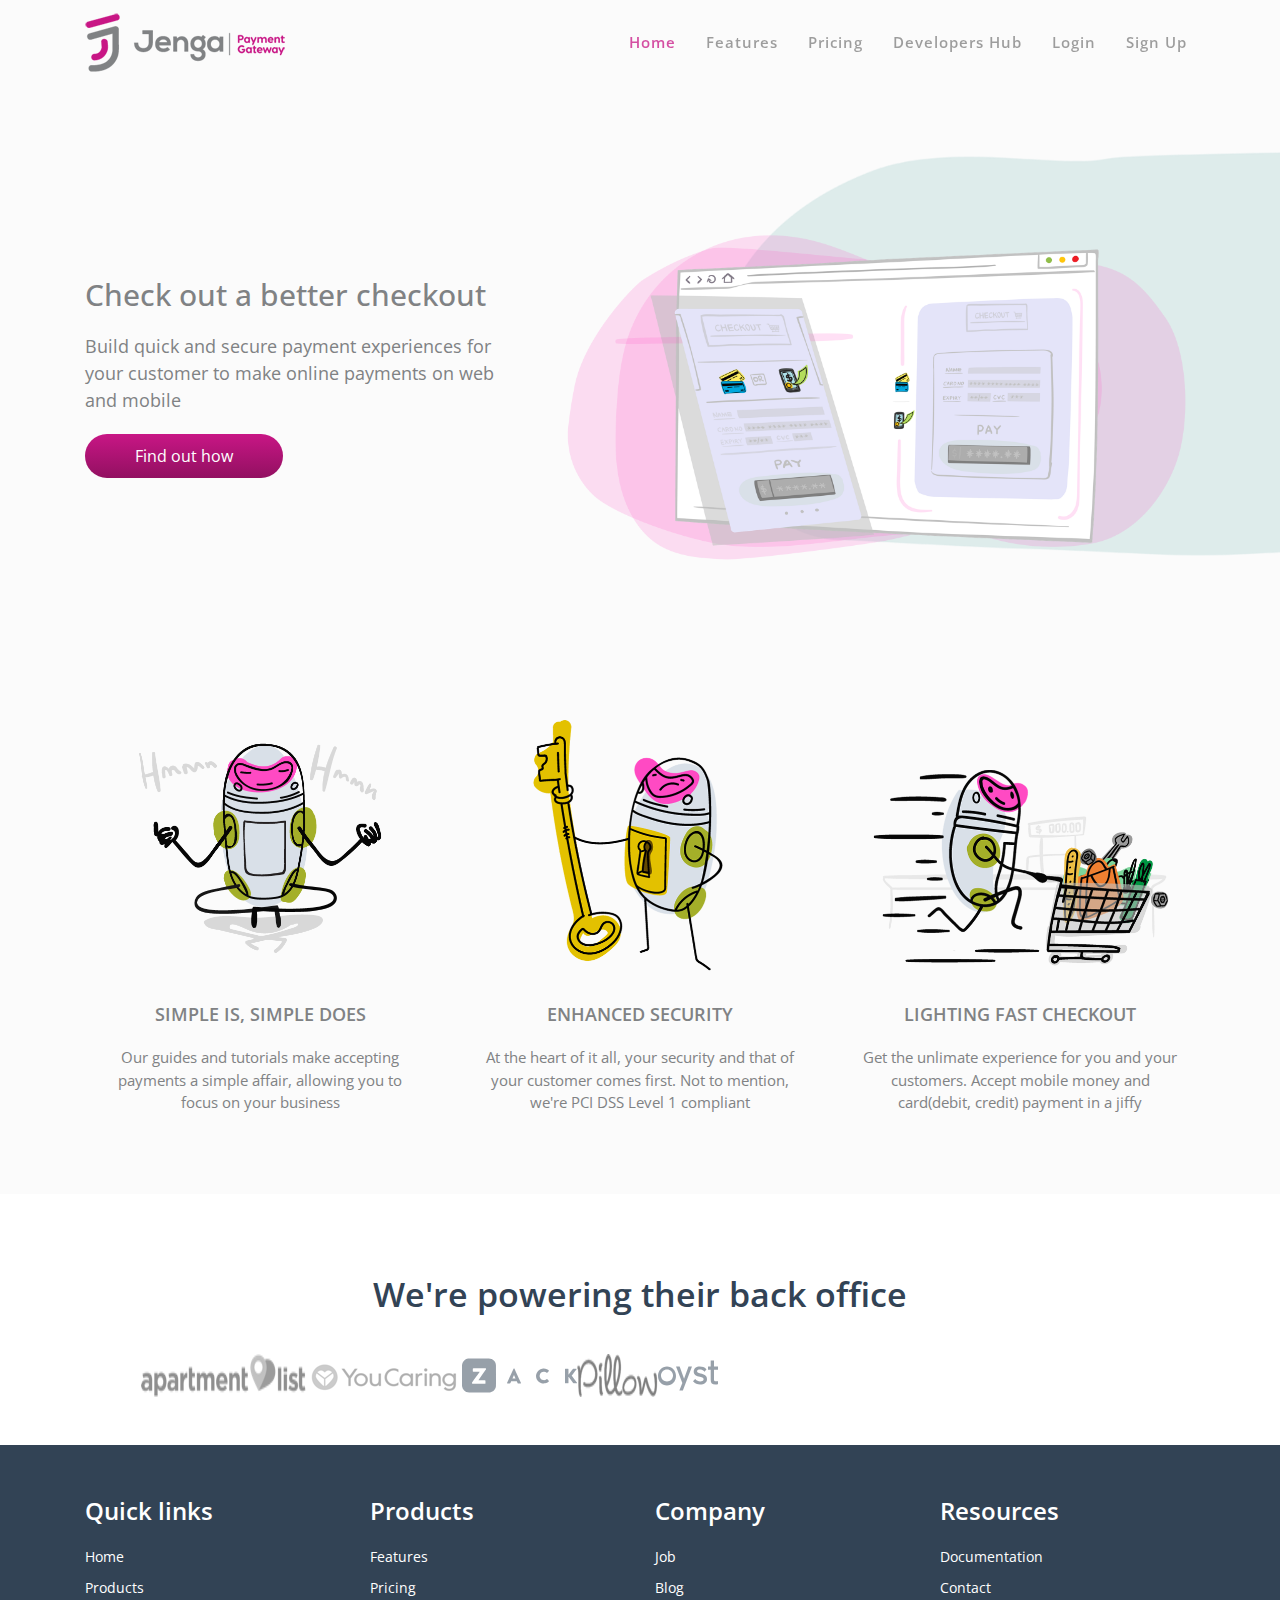
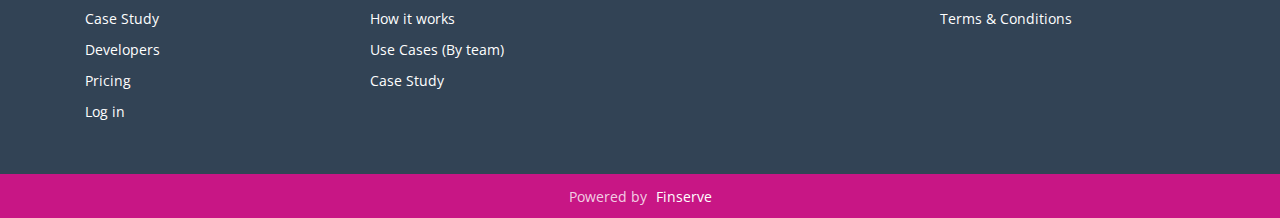
<file: index.html>
<!DOCTYPE html>
<html lang="en">
<head>
<meta charset="utf-8">
<meta http-equiv="X-UA-Compatible" content="IE=edge">
<meta name="viewport" content="width=device-width, initial-scale=1">
<meta name="title" content="" />
<meta name="description" content="" />
<meta name="keywords" content="" />
<meta name="author" content="right-here.com" />
<meta name="publisher" content="right-here.com" />
<meta name="copyright" content="finserve.com" />
<meta name="creation_Date" content="20/06/2018" />
<meta name="expires" content="" />

<link rel="icon" href="images/favicon.ico" type="image/x-icon">
<title>Jenga Web Services</title>
<!--StyleSheet-->
<link href="https://fonts.googleapis.com/css?family=Open+Sans:400,600,700" rel="stylesheet">
<link href="css/style.css" rel="stylesheet">
<!--Javascript-->
<script src="js/google.api.js" type="text/Javascript"></script> 
<script src="js/angular.js" type="text/Javascript"></script> 
</head>

<body>

<header class="mainhead">
  <div class="topheader">
<nav class="navbar navbar-expand-lg navmain navbar-light">
    <div class="container">
        <a href="index.html" class="navbar-brand"><img src="images/jengaweb-logo.png" alt=""></a>
        <button class="navbar-toggler float-right" type="button" data-toggle="collapse" data-target="#navbar9">
            <span class="navbar-toggler-icon"></span>
        </button>
        <div class="navbar-collapse collapse" id="navbar9">
            <ul class="navbar-nav navigation ml-auto">
            	<li class="nav-item active"><a class="nav-link" href="index.html">Home</a></li>
            	<li class="nav-item"><a class="nav-link" href="features.html">Features</a></li>
                <li class="nav-item"><a class="nav-link" href="pricing.html">Pricing</a></li>
                <li class="nav-item"><a class="nav-link" href="http://developers.jengapgw.io./" target="_blank">Developers Hub</a></li>
                <li class="nav-item"><a class="nav-link" href="login.html">Login</a></li>
                <li class="nav-item"><a class="nav-link" href="signup.html">Sign Up</a></li>
            </ul>
        </div>
    </div>
</nav>
</div>
</header>

<section class="banner-mn">
<div class="container">
	<div class="row">
		<div class="col-sm-5">
			<div class="banner-info">
				<h1>Check out a better checkout</h1>
				<p>Build quick and secure payment experiences for your customer to make online payments on web and mobile</p>
				<a href="#">Find out how</a>
			</div>
		</div>
	</div>
</div>
<div class="bannerpic">
	<div class="bannerpic-img">
		<div class="picleft-main"><img src="images/checkout-preview.png" alt="">
		</div>
		</div>
</div>	
</section>

<section class="section mainsection">
	<div class="container">
	<div class="row">
	<aside class="col-lg-4 col-md-6">
		<div class="col-abtinfo text-center">
			<div class="picabout"><img src="images/bot-tom-meditate.png" alt=""></div>
			<h2>Simple is, Simple Does</h2>
            <p>Our guides and tutorials make accepting payments a simple affair, allowing you to focus on your business</p>
		</div>
	</aside>
	<aside class="col-lg-4 col-md-6">
		<div class="col-abtinfo text-center">
			<div class="picabout"><img src="images/bot-tom-security.png" alt=""></div>
			<h2>Enhanced Security</h2>
            <p>At the heart of it all, your security and that of your customer comes first. Not to mention, we're PCI DSS Level 1 compliant</p>
		</div>
	</aside>
	<aside class="col-lg-4 col-md-6">
		<div class="col-abtinfo text-center">
			<div class="picabout"><img src="images/bot-tom-checkout.png" alt=""></div>
			<h2>Lighting fast checkout</h2>
            <p>Get the unlimate experience for you and your customers. Accept mobile money and card(debit, credit) payment in a jiffy</p>
		</div>
	</aside>
</div>
</div>
</section>

<section class="section bgwhite">
	<div class="container">
	<div class="row">
		<div class="col-lg-12 text-center">
			<h2 class="client-hd">We're powering their back office</h2>
		</div>
		<div class="col-lg-12">
			<div class="row-clients row text-center">
                <img class="image-row" src="images/appartment-list.png" alt="Logo of Appartment list">
                <img class="image-row" src="images/youcaring.png" alt="Logo of YouCaring">
                <img class="image-row" src="images/hellozack.svg" alt="Logo of HelloZack">
                <img class="image-row" src="images/pillow.png" alt="Logo of Pillow">
                <img class="image-row" src="images/oyst-logo.svg" alt="Logo of Oyst">
            </div>
		</div>
	</div>
</section>

<footer class="mainfooter">
    <div class="container">
       <div class="row">
      <div class="col-lg-3 col-md-6">
        <div class="footer-content">
          <h3>Quick links</h3>
          <ul>
            <li><a  rel="preload" href="index.html"> Home</a></li>
            <li class="active"><a  rel="preload" href="products.html"> Products</a></li>
            <li><a  rel="preload" href="case-study.html"> Case Study</a></li>
            <li><a  rel="preload" href="http://www.developer.jengapgw.io/" target="_blank"> Developers</a></li>
            
            <li> <a  rel="preload" href="pricing.html">Pricing</a></li>
            <li><a href="login.html">Log in</a></li>
          </ul>
        </div>
      </div>
      <div class="col-lg-3 col-md-6" >
        <div class="footer-content">
          <h3>Products</h3>
          <ul>
            <li> <a href="">Features</a></li>
            <li><a href="">Pricing</a></li>
             <li> <a href="">How it works</a></li>
            <li><a href="">Use Cases (By team)</a></li>
             <li> <a href="">Case Study</a></li>
          </ul>
        </div>
      </div>
     
      <div class="col-lg-3 col-md-6" >
        <div class="footer-content">
          <h3>Company</h3>
          <ul>
            <li> <a href="">Job</a></li>
            <!-- <li><a href="">Onboard and engage customers</a></li> -->
             <li> <a href="">Blog</a></li>
          </ul>
        </div>
      </div>
     
      <div class="col-lg-3 col-md-6" >
        <div class="footer-content">
          <h3>Resources</h3>
          <ul>
            <li> <a href="">Documentation</a></li>
            <li><a href="">Contact</a></li>
             <li> <a href="">Terms & Conditions</a></li>
            
          </ul>
        </div>
      </div>
    </div>
  </div>
  </footer>
   <footer class="btm-footer">
    <div class="container">
    	<div class="row">
        <div class="footerInfo text-center">
          <p>Powered by <a  href="">Finserve</a></p>
        </div>
    </div>
      </div>
  </footer>


<!-- jQuery -->
<script src="js/jquery.js" type="text/Javascript"></script>  
<script src="js/main.js" type="text/Javascript"></script>  
<script>

</script>
</body>
</html>
</file>
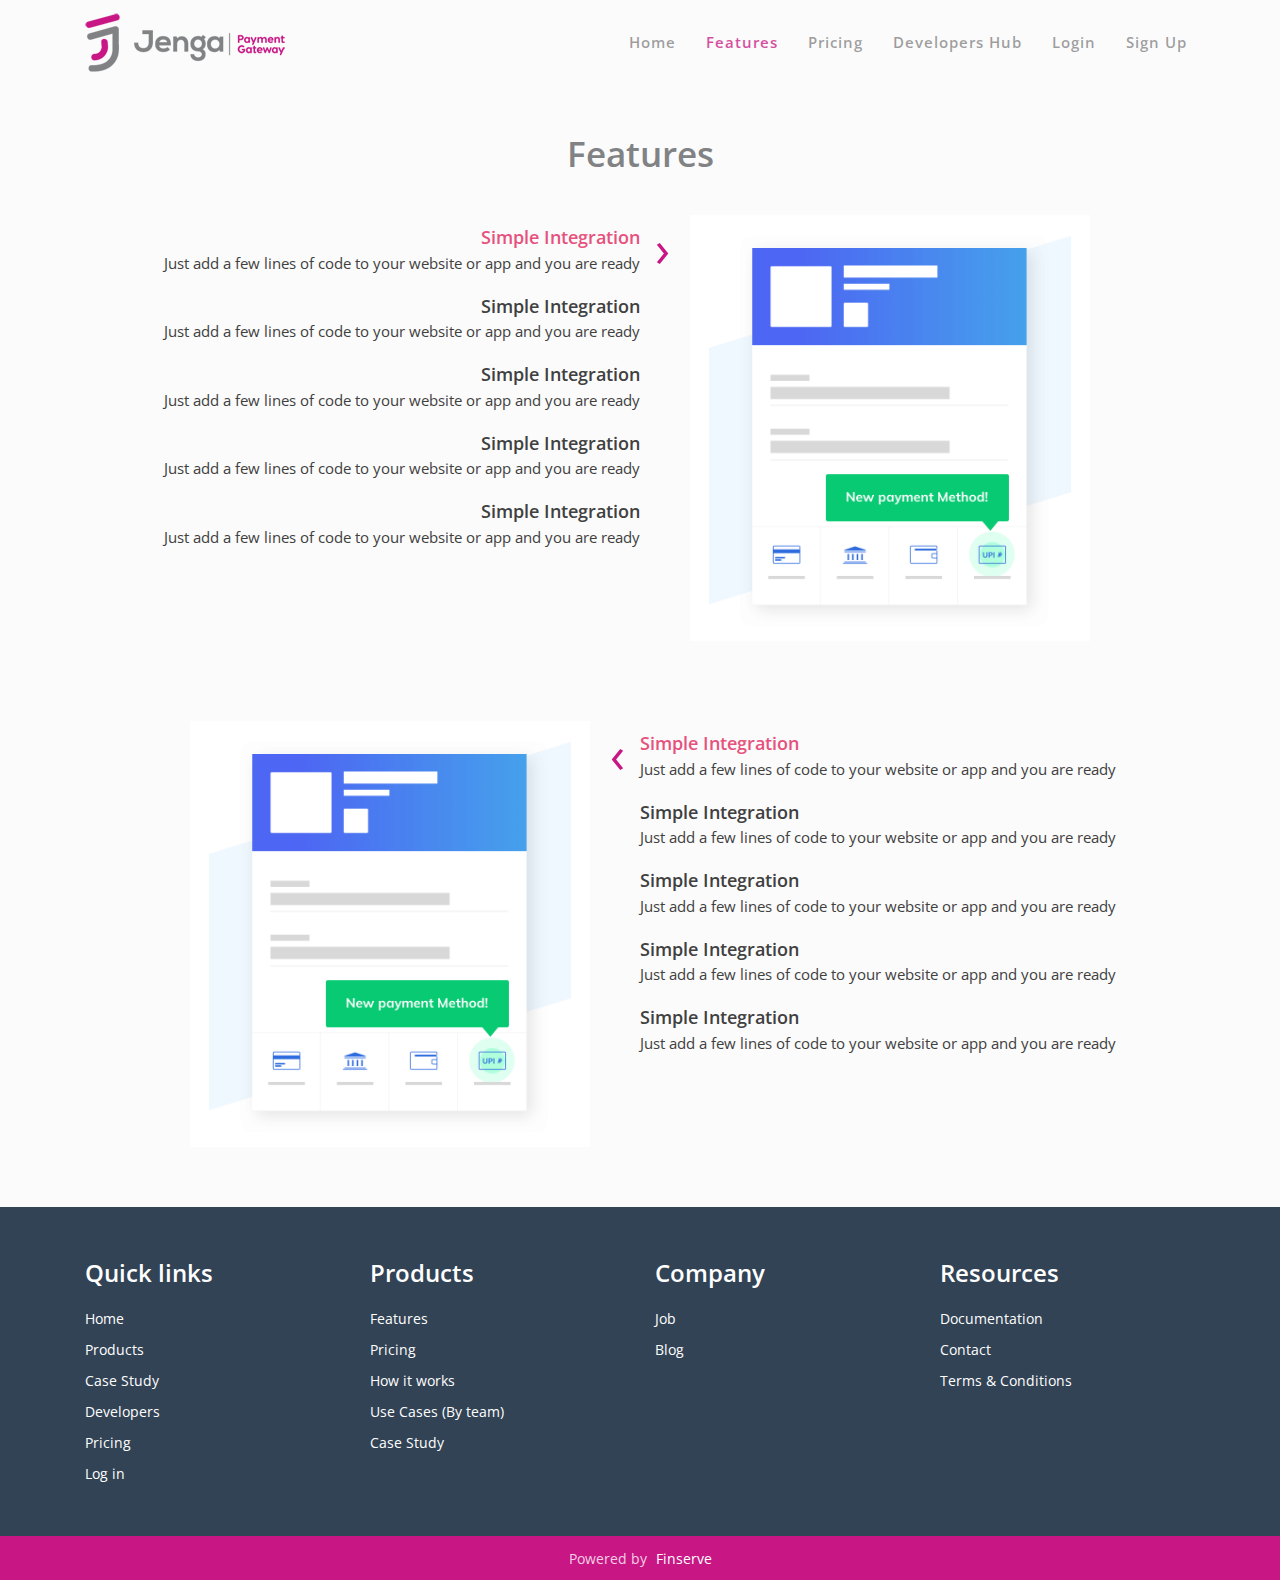
<file: features.html>
<!DOCTYPE html>
<html lang="en">
<head>
<meta charset="utf-8">
<meta http-equiv="X-UA-Compatible" content="IE=edge">
<meta name="viewport" content="width=device-width, initial-scale=1">
<meta name="title" content="" />
<meta name="description" content="" />
<meta name="keywords" content="" />
<meta name="author" content="right-here.com" />
<meta name="publisher" content="right-here.com" />
<meta name="copyright" content="finserve.com" />
<meta name="creation_Date" content="20/06/2018" />
<meta name="expires" content="" />

<link rel="icon" href="images/favicon.ico" type="image/x-icon">
<title>Jenga Web Services | Features</title>
<!--StyleSheet-->
<link href="https://fonts.googleapis.com/css?family=Open+Sans:400,600,700" rel="stylesheet">
<link href="css/style.css" rel="stylesheet">
<!--Javascript-->
<script src="js/google.api.js" type="text/Javascript"></script> 
<script src="js/angular.js" type="text/Javascript"></script> 
</head>

<body>

<header class="mainhead">
  <div class="topheader">
<nav class="navbar navbar-expand-lg navmain navbar-light">
    <div class="container">
        <a href="index.html" class="navbar-brand"><img src="images/jengaweb-logo.png" alt=""></a>
        <button class="navbar-toggler float-right" type="button" data-toggle="collapse" data-target="#navbar9">
            <span class="navbar-toggler-icon"></span>
        </button>
        <div class="navbar-collapse collapse" id="navbar9">
            <ul class="navbar-nav navigation ml-auto">
            	<li class="nav-item"><a class="nav-link" href="index.html">Home</a></li>
            	<li class="nav-item active"><a class="nav-link" href="features.html">Features</a></li>
                <li class="nav-item"><a class="nav-link" href="pricing.html">Pricing</a></li>
                <li class="nav-item"><a class="nav-link" href="http://developers.jengapgw.io./" target="_blank">Developers Hub</a></li>
                <li class="nav-item"><a class="nav-link" href="login.html">Login</a></li>
                <li class="nav-item"><a class="nav-link" href="signup.html">Sign Up</a></li>
            </ul>
        </div>
    </div>
</nav>
</div>
</header>

<section class="section">
  <div class="container">
    <div class="row">
        <div class="col-sm-12 ">
      <header class="mainheader text-center">
        <h1>Features</h1>
      </header>
      <div class="tab-contentholder">
        <ul class="tab-list">
          <li>
            <h4>Simple Integration</h4>
            <p>Just add a few lines of code to your website or app and you are ready</p>
           </i></li>
          <li>
            <h4>Simple Integration</h4>
            <p>Just add a few lines of code to your website or app and you are ready</p>
          </li>
          <li>
            <h4>Simple Integration</h4>
            <p>Just add a few lines of code to your website or app and you are ready</p>
          </li>
          <li>
            <h4>Simple Integration</h4>
            <p>Just add a few lines of code to your website or app and you are ready</p>
          </li>
          <li>
            <h4>Simple Integration</h4>
            <p>Just add a few lines of code to your website or app and you are ready</p>
          </li>
        </ul>
        </ul>
        <div class="tab-container">
          <div  class="tab-content" >
            <div  class="tabimage"> <img src="images/jengafeature1.png"  alt=""> </div>
          </div>
          <div  class="tab-content" >
            <div  class="tabimage"> <img src="images/jengafeature1.png"  alt=""> </div>
          </div>
          <div  class="tab-content" >
            <div  class="tabimage"> <img src="images/jengafeature1.png"  alt=""> </div>
          </div>
          <div  class="tab-content" >
            <div  class="tabimage"> <img src="images/jengafeature1.png"  alt=""> </div>
          </div>
          <div  class="tab-content" >
            <div  class="tabimage"> <img src="images/jengafeature1.png"  alt=""> </div>
          </div>
        </div>
      </div>
    </div>
  </div>
</div>
</section>
<section class="section">
  <div class="container">
    <div class="row">
       <div class="col-sm-12 ">
      <div class="tab-contentholder">
        <div class="tab-container">
          <div  class="tab-content2" >
            <div  class="tabimage"> <img src="images/jengafeature1.png" alt=""> </div>
          </div>
          <div  class="tab-content2">
            <div  class="tabimage"> <img src="images/jengafeature1.png" alt=""> </div>
          </div>
          <div  class="tab-content2" >
            <div  class="tabimage"> <img src="images/jengafeature1.png"  alt=""> </div>
          </div>
          <div  class="tab-content2" >
            <div  class="tabimage"> <img src="images/jengafeature1.png"  alt=""> </div>
          </div>
          <div  class="tab-content2" >
            <div  class="tabimage"> <img src="images/jengafeature1.png"  alt=""> </div>
          </div>

        </div>
        <ul class="tab-list2">
          <li>
            <h4>Simple Integration</h4>
            <p>Just add a few lines of code to your website or app and you are ready</p>
          </li>
          <li>
            <h4>Simple Integration</h4>
            <p>Just add a few lines of code to your website or app and you are ready</p>
          </li>
          <li>
            <h4>Simple Integration</h4>
            <p>Just add a few lines of code to your website or app and you are ready</p>
          </li>
          <li>
            <h4>Simple Integration</h4>
            <p>Just add a few lines of code to your website or app and you are ready</p>
          </li>
          <li>
            <h4>Simple Integration</h4>
            <p>Just add a few lines of code to your website or app and you are ready</p>
          </li>
        </ul>
        </ul>
      </div>
    </div>
  </div>
</div>
</section>

<footer class="mainfooter">
    <div class="container">
       <div class="row">
      <div class="col-lg-3 col-md-6">
        <div class="footer-content">
          <h3>Quick links</h3>
          <ul>
            <li><a  rel="preload" href="index.html"> Home</a></li>
            <li class="active"><a  rel="preload" href="products.html"> Products</a></li>
            <li><a  rel="preload" href="case-study.html"> Case Study</a></li>
            <li><a  rel="preload" href="http://www.developer.jengapgw.io/" target="_blank"> Developers</a></li>
            
            <li> <a  rel="preload" href="pricing.html">Pricing</a></li>
            <li><a href="login.html">Log in</a></li>
          </ul>
        </div>
      </div>
      <div class="col-lg-3 col-md-6" >
        <div class="footer-content">
          <h3>Products</h3>
          <ul>
            <li> <a href="">Features</a></li>
            <li><a href="">Pricing</a></li>
             <li> <a href="">How it works</a></li>
            <li><a href="">Use Cases (By team)</a></li>
             <li> <a href="">Case Study</a></li>
          </ul>
        </div>
      </div>
     
      <div class="col-lg-3 col-md-6" >
        <div class="footer-content">
          <h3>Company</h3>
          <ul>
            <li> <a href="">Job</a></li>
            <!-- <li><a href="">Onboard and engage customers</a></li> -->
             <li> <a href="">Blog</a></li>
          </ul>
        </div>
      </div>
     
      <div class="col-lg-3 col-md-6" >
        <div class="footer-content">
          <h3>Resources</h3>
          <ul>
            <li> <a href="">Documentation</a></li>
            <li><a href="">Contact</a></li>
             <li> <a href="">Terms & Conditions</a></li>
            
          </ul>
        </div>
      </div>
    </div>
  </div>
  </footer>
   <footer class="btm-footer">
    <div class="container">
    	<div class="row">
        <div class="footerInfo text-center">
          <p>Powered by <a  href="">Finserve</a></p>
        </div>
    </div>
      </div>
  </footer>


<!-- jQuery -->
<script src="js/jquery.js" type="text/Javascript"></script>  
<script src="js/main.js" type="text/Javascript"></script>  
<script>

</script>
</body>
</html>
</file>
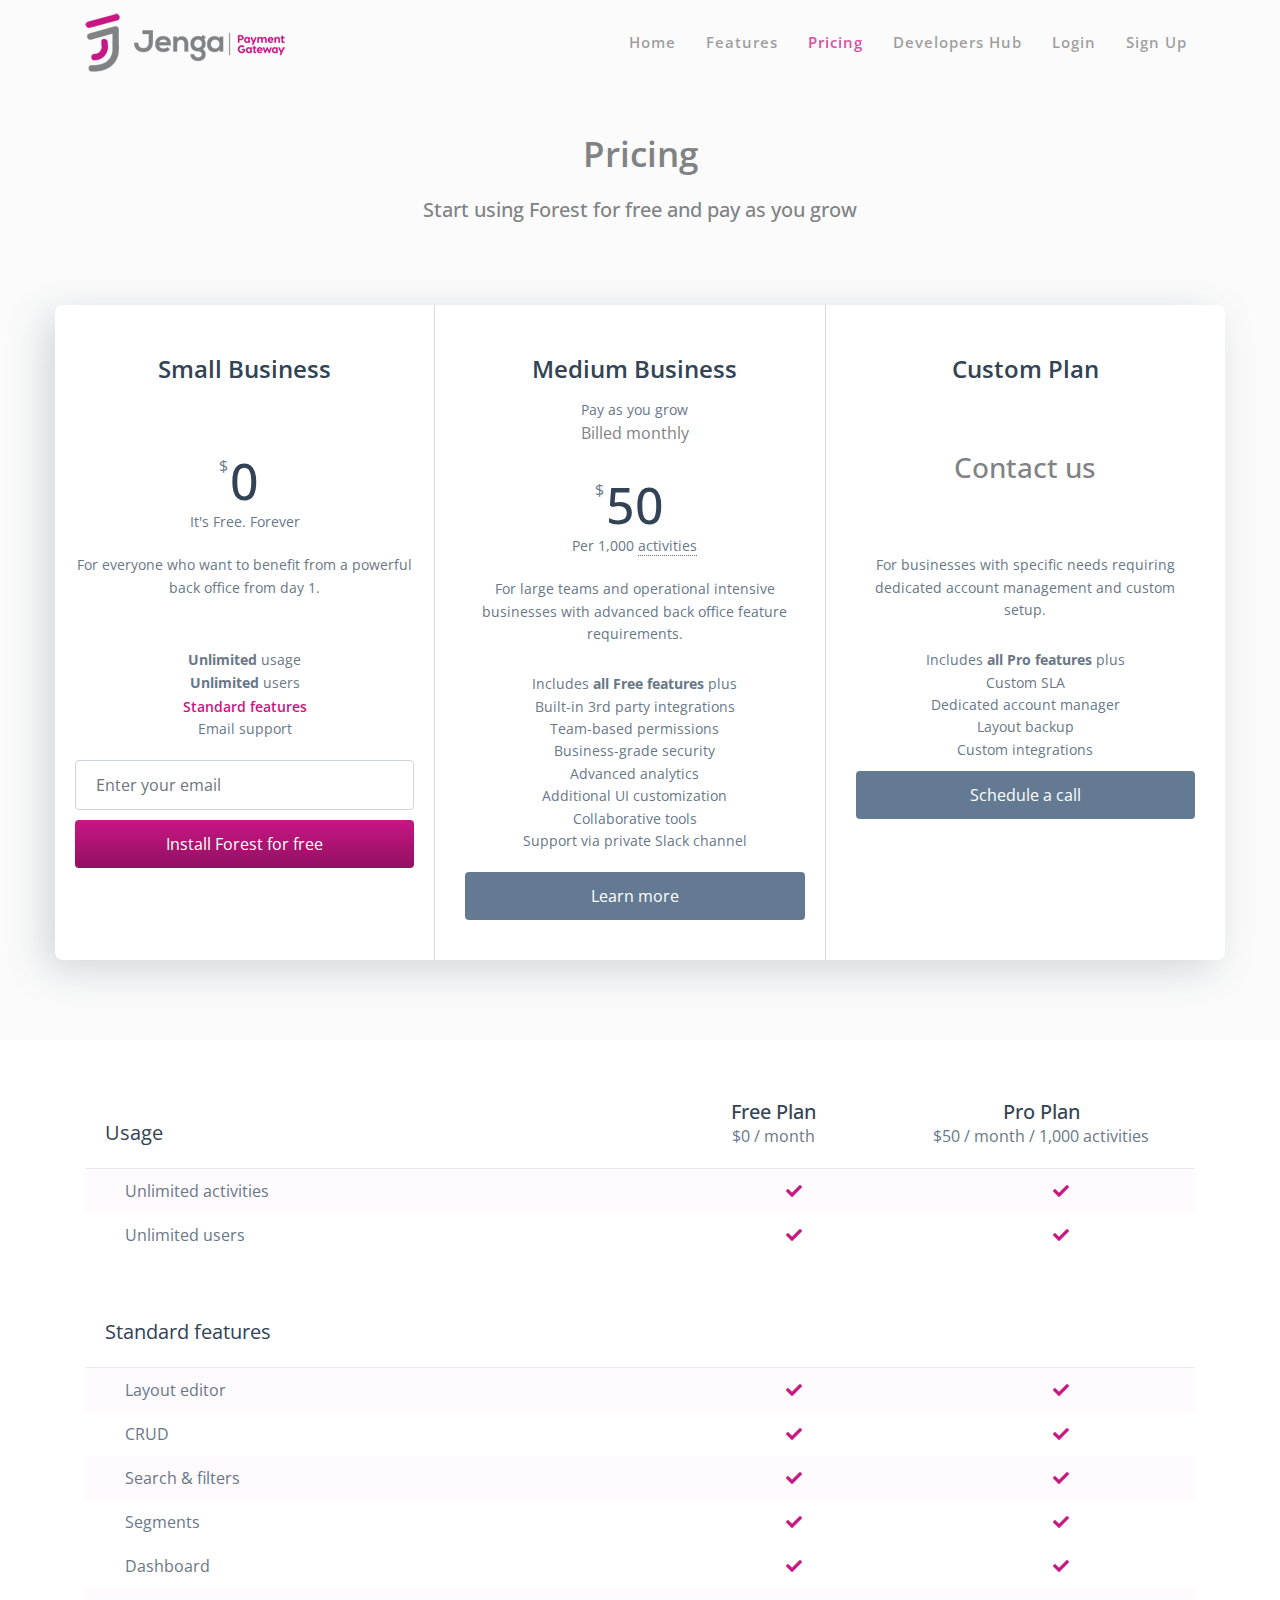
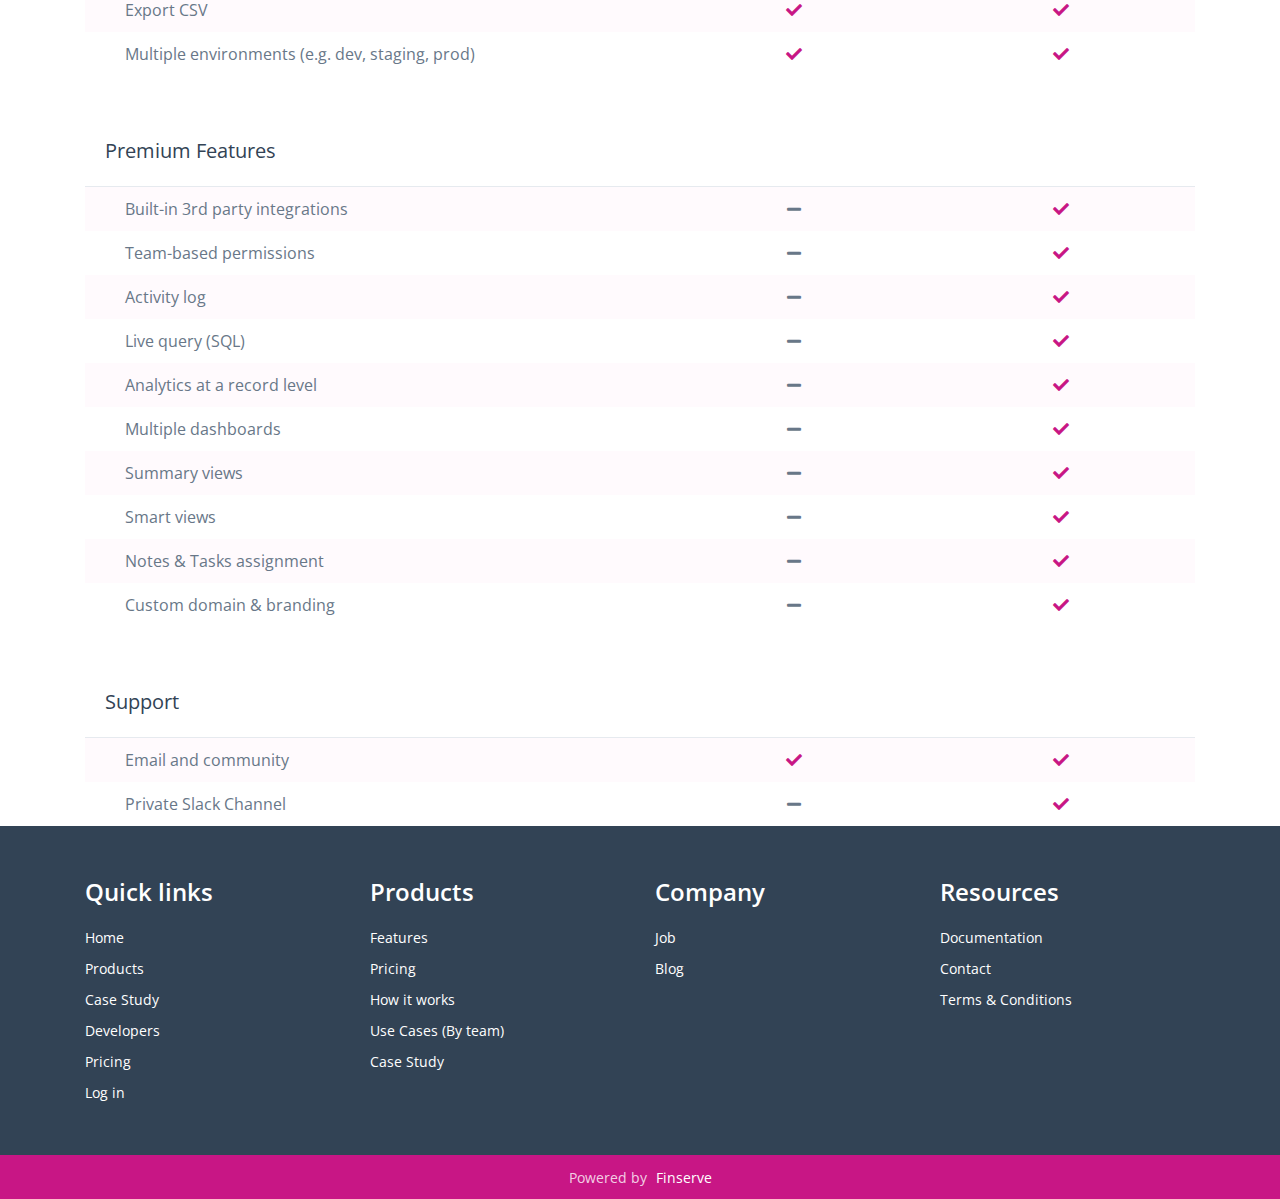
<file: pricing.html>
<!DOCTYPE html>
<html lang="en">
<head>
<meta charset="utf-8">
<meta http-equiv="X-UA-Compatible" content="IE=edge">
<meta name="viewport" content="width=device-width, initial-scale=1">
<meta name="title" content="" />
<meta name="description" content="" />
<meta name="keywords" content="" />
<meta name="author" content="right-here.com" />
<meta name="publisher" content="right-here.com" />
<meta name="copyright" content="finserve.com" />
<meta name="creation_Date" content="20/06/2018" />
<meta name="expires" content="" />

<link rel="icon" href="images/favicon.ico" type="image/x-icon">
<title>Jenga Web Services | Pricing</title>
<!--StyleSheet-->
<link href="https://fonts.googleapis.com/css?family=Open+Sans:400,600,700" rel="stylesheet">
<link href="css/style.css" rel="stylesheet">
<!--Javascript-->
<script src="js/google.api.js" type="text/Javascript"></script> 
<script src="js/angular.js" type="text/Javascript"></script> 
</head>

<body>

<header class="mainhead">
  <div class="topheader">
<nav class="navbar navbar-expand-lg navmain navbar-light">
    <div class="container">
        <a href="index.html" class="navbar-brand"><img src="images/jengaweb-logo.png" alt=""></a>
        <button class="navbar-toggler float-right" type="button" data-toggle="collapse" data-target="#navbar9">
            <span class="navbar-toggler-icon"></span>
        </button>
        <div class="navbar-collapse collapse" id="navbar9">
            <ul class="navbar-nav navigation ml-auto">
            	<li class="nav-item"><a class="nav-link" href="index.html">Home</a></li>
            	<li class="nav-item"><a class="nav-link" href="features.html">Features</a></li>
                <li class="nav-item active"><a class="nav-link" href="pricing.html">Pricing</a></li>
                <li class="nav-item"><a class="nav-link" href="http://developers.jengapgw.io./" target="_blank">Developers Hub</a></li>
                <li class="nav-item"><a class="nav-link" href="login.html">Login</a></li>
                <li class="nav-item"><a class="nav-link" href="signup.html">Sign Up</a></li>
            </ul>
        </div>
    </div>
</nav>
</div>
</header>

<section class="section">
  <div class="container">
  <div class="row">
    <header class="mainheader text-center">
      <h1>Pricing</h1>
      <h3>Start using Forest for free and pay as you grow</h3>
    </header>
    <div class="pricingarea">
      <div class="row pricing-plan-row">
        <div class="pricing-plan-item col-sm-4">
          <div class="pricing-item-header text-center">
            <h2>Small Business</h2>
            <p>&nbsp;</p>
          </div>
          <div class="pricing-item-content text-center">
            <h2 class="pricing-cost">0</h2>
            <p>It's Free. Forever</p>
          </div>
          <div class="pricing-plan-item-footer text-center">
            <p>For everyone who want to benefit from a powerful back office from day 1.</p>
          </div>
          <div class="pricing-item-description text-center">
            <p><strong>Unlimited</strong> usage</p>
            <p><strong>Unlimited</strong> users</p>
            <a href="#">Standard features</a>
            <p>Email support</p>
          </div>
          <div class="pricing-item-cta">
            <form track-form="" event-name="Get started" email="email" class="c-form l-pricing-c-form--register l-mt ng-pristine ng-isolate-scope ng-valid-email ng-invalid ng-invalid-required" method="GET" action="">
          <input class="form-control" placeholder="Enter your email" required="true" name="email" type="email" ng-model="email">
          <button class="c-btn btn btn-gradient btn-block">Install Forest for free</button>
        </form>
          </div>
        </div>
        <div class="pricing-plan-item col-sm-4">
          <div class="pricing-item-header text-center">
            <h2>Medium Business</h2>
            <p>Pay as you grow</p>
            <div class="billed">Billed monthly</div>
          </div>
          <div class="pricing-item-content text-center">
            <h2 class="pricing-cost">50</h2>
            <p>Per 1,000 <a href="pricing#activities" style="color:#687788; border-bottom: 1px dotted #687788">activities</a></p>
          </div>
          <div class="pricing-plan-item-footer text-center">
            <p>For large teams and operational intensive businesses with advanced back office feature requirements.</p>
          </div>
          <div class="pricing-item-description text-center">
            <p>Includes <strong>all Free  features</strong> plus</p>
            <p>Built-in 3rd party integrations</p>
            <p>Team-based permissions</p>
            <p>Business-grade security</p>
            <p>Advanced analytics</p>
            <p>Additional UI customization</p>
            <p>Collaborative tools</p>
            <p>Support via private Slack channel</p>
          </div>
          <div class="pricing-item-cta">
            <a href="#" class="btn btn-block btn-grey">Learn more</a>
          </div>
        </div>
        <div class="pricing-plan-item col-sm-4">
          <div class="pricing-item-header text-center">
            <h2>Custom Plan</h2>
            <p>&nbsp;</p>
          </div>
          <div class="pricing-item-content text-center">
            <h3 class="pricing-cost">Contact us</h3>
            <p>&nbsp;</p>
          </div>
          <div class="pricing-plan-item-footer text-center">
            <p>For businesses with specific needs requiring dedicated account management and custom setup.</p>
          </div>
          <div class="lpricing-item-description text-center">
            <p>Includes <strong>all Pro features</strong> plus</p>
            <p>Custom SLA</p>
            <p>Dedicated account manager</p>
            <p>Layout backup</p>
            <p>Custom integrations</p>
            <p></p>
            <p></p>
            <p></p>
          </div>
          <div class="pricing-item-cta">
            <a href="#" class="btn btn-block btn-grey">Schedule a call</a>
          </div>
        </div>
      </div>
    </div>
  </div>
</div>
</section>


<section class="section bgwhite">
	<div class="container">
	<div class="row">
		<div class="col-lg-12 text-center">

			<article class="plan-container">
    <div class="plan-detail-row flex-space plan-detail-row-header">
      <div class="plan-detail-cell">Usage</div>
      <div class="plan-detail-cell">
        <h4>Free Plan</h4>
        <p>$0 / month</p>
      </div>
      <div class="plan-detail-cell">
        <h4>Pro Plan</h4>
        <p>$50 / month / 1,000 activities</p>
      </div>
    </div>
    <div id="standardfeatures" class="plan-detail-row flex-space is-stripped">
    <div class="plan-detail-cell">Unlimited activities</div>
      <div class="plan-detail-cell"><i class="fas fa-check"></i></div>
      <div class="plan-detail-cell"><i class="fas fa-check"></i></div>
    </div>
    <div class="plan-detail-row flex-space">
      <div class="plan-detail-cell">Unlimited users</div>
      <div class="plan-detail-cell"><i class="fas fa-check"></i></div>
      <div class="plan-detail-cell"><i class="fas fa-check"></i></div>
    </div>
  </article>

  <article class="plan-container">
    <div class="plan-detail-row plan-detail-row-header flex-space">
      <div class="plan-detail-cell">Standard features</div>
      <div class="plan-detail-cell"></div>
      <div class="plan-detail-cell"></div>
    </div>
    <div class="plan-detail-row is-stripped flex-space aligncenter">
      <div class="plan-detail-cell">Layout editor</div>
      <div class="plan-detail-cell"><i class="fas fa-check"></i></div>
      <div class="plan-detail-cell"><i class="fas fa-check"></i></div>
    </div>
    <div class="plan-detail-row flex-space aligncenter">
      <div class="plan-detail-cell">CRUD</div>
      <div class="plan-detail-cell"><i class="fas fa-check"></i></div>
      <div class="plan-detail-cell"><i class="fas fa-check"></i></div>
    </div>
    <div class="plan-detail-row is-stripped flex-space aligncenter ">
      <div class="plan-detail-cell">Search &amp; filters</div>
      <div class="plan-detail-cell"><i class="fas fa-check"></i></div>
      <div class="plan-detail-cell"><i class="fas fa-check"></i></div>
    </div>
    <div class="plan-detail-row flex-space aligncenter">
      <div class="plan-detail-cell">Segments</div>
      <div class="plan-detail-cell"><i class="fas fa-check"></i></div>
      <div class="plan-detail-cell"><i class="fas fa-check"></i></div>
    </div>
    <div class="plan-detail-row flex-space aligncenter">
      <div class="plan-detail-cell">Dashboard</div>
      <div class="plan-detail-cell"><i class="fas fa-check"></i></div>
      <div class="plan-detail-cell"><i class="fas fa-check"></i></div>
    </div>
    <div class="plan-detail-row is-stripped flex-space aligncenter ">
      <div class="plan-detail-cell">Export CSV</div>
      <div class="plan-detail-cell"><i class="fas fa-check"></i></div>
      <div class="plan-detail-cell"><i class="fas fa-check"></i></div>
    </div>
    <div id="premiumfeatures" class="plan-detail-row flex-space aligncenter">
      <div class="plan-detail-cell">Multiple environments (e.g. dev, staging, prod)</div>
      <div class="plan-detail-cell"><i class="fas fa-check"></i></div>
      <div class="plan-detail-cell"><i class="fas fa-check"></i></div>
    </div>
  </article>

  <article class="plan-container">
    <div class="plan-detail-row plan-detail-row-header flex-space">
      <div class="plan-detail-cell">Premium Features</div>
      <div class="plan-detail-cell"></div>
      <div class="plan-detail-cell"></div>
    </div>
    <div class="plan-detail-row is-stripped flex-space aligncenter ">
      <div class="plan-detail-cell">Built-in 3rd party integrations</div>
      <div class="plan-detail-cell"><i class="fas fa-minus"></i></div>
      <div class="plan-detail-cell"><i class="fas fa-check"></i></div>
    </div>
    <div class="plan-detail-row flex-space aligncenter">
      <div class="plan-detail-cell">Team-based permissions</div>
      <div class="plan-detail-cell"><i class="fas fa-minus"></i></div>
      <div class="plan-detail-cell"><i class="fas fa-check"></i></div>
    </div>
    <div class="plan-detail-row is-stripped flex-space aligncenter ">
      <div class="plan-detail-cell">Activity log</div>
      <div class="plan-detail-cell"><i class="fas fa-minus"></i></div>
      <div class="plan-detail-cell"><i class="fas fa-check"></i></div>
    </div>
    <div class="plan-detail-row flex-space aligncenter">
      <div class="plan-detail-cell">Live query (SQL)</div>
      <div class="plan-detail-cell"><i class="fas fa-minus"></i></div>
      <div class="plan-detail-cell"><i class="fas fa-check"></i></div>
    </div>
    <div class="plan-detail-row is-stripped flex-space aligncenter ">
      <div class="plan-detail-cell">Analytics at a record level</div>
      <div class="plan-detail-cell"><i class="fas fa-minus"></i></div>
      <div class="plan-detail-cell"><i class="fas fa-check"></i></div>
    </div>
    <div class="plan-detail-row flex-space aligncenter">
      <div class="plan-detail-cell">Multiple dashboards</div>
      <div class="plan-detail-cell"><i class="fas fa-minus"></i></div>
      <div class="plan-detail-cell"><i class="fas fa-check"></i></div>
    </div>
    <div class="plan-detail-row is-stripped flex-space aligncenter ">
      <div class="plan-detail-cell">Summary views</div>
      <div class="plan-detail-cell"><i class="fas fa-minus"></i></div>
      <div class="plan-detail-cell"><i class="fas fa-check"></i></div>
    </div>
    <div class="plan-detail-row flex-space aligncenter">
      <div class="plan-detail-cell">Smart views</div>
      <div class="plan-detail-cell"><i class="fas fa-minus"></i></div>
      <div class="plan-detail-cell"><i class="fas fa-check"></i></div>
    </div>
    <div class="plan-detail-row is-stripped flex-space aligncenter ">
      <div class="plan-detail-cell">Notes &amp; Tasks assignment</div>
      <div class="plan-detail-cell"><i class="fas fa-minus"></i></div>
      <div class="plan-detail-cell"><i class="fas fa-check"></i></div>
    </div>
    <div class="plan-detail-row flex-space aligncenter">
      <div class="plan-detail-cell">Custom domain &amp; branding</div>
      <div class="plan-detail-cell"><i class="fas fa-minus"></i></div>
      <div class="plan-detail-cell"><i class="fas fa-check"></i></div>
    </div>
  </article>

    <article class="plan-container">
    <div class="plan-detail-row plan-detail-row-header flex-space">
      <div class="plan-detail-cell">Support</div>
      <div class="plan-detail-cell"></div>
      <div class="plan-detail-cell"></div>
    </div>
    <div class="plan-detail-row is-stripped flex-space aligncenter ">
      <div class="plan-detail-cell">Email and community</div>
      <div class="plan-detail-cell"><i class="fas fa-check"></i></div>
      <div class="plan-detail-cell"><i class="fas fa-check"></i></div>
    </div>
    <div class="plan-detail-row flex-space aligncenter">
      <div class="plan-detail-cell">Private Slack Channel</div>
      <div class="plan-detail-cell"><i class="fas fa-minus"></i></div>
      <div class="plan-detail-cell"><i class="fas fa-check"></i></div>
    </div>
  </article>

		</div>
	</div>
</div>
</section>

<footer class="mainfooter">
    <div class="container">
       <div class="row">
      <div class="col-lg-3 col-md-6">
        <div class="footer-content">
          <h3>Quick links</h3>
          <ul>
            <li><a  rel="preload" href="index.html"> Home</a></li>
            <li class="active"><a  rel="preload" href="products.html"> Products</a></li>
            <li><a  rel="preload" href="case-study.html"> Case Study</a></li>
            <li><a  rel="preload" href="http://www.developer.jengapgw.io/" target="_blank"> Developers</a></li>
            
            <li> <a  rel="preload" href="pricing.html">Pricing</a></li>
            <li><a href="login.html">Log in</a></li>
          </ul>
        </div>
      </div>
      <div class="col-lg-3 col-md-6" >
        <div class="footer-content">
          <h3>Products</h3>
          <ul>
            <li> <a href="">Features</a></li>
            <li><a href="">Pricing</a></li>
             <li> <a href="">How it works</a></li>
            <li><a href="">Use Cases (By team)</a></li>
             <li> <a href="">Case Study</a></li>
          </ul>
        </div>
      </div>
     
      <div class="col-lg-3 col-md-6" >
        <div class="footer-content">
          <h3>Company</h3>
          <ul>
            <li> <a href="">Job</a></li>
            <!-- <li><a href="">Onboard and engage customers</a></li> -->
             <li> <a href="">Blog</a></li>
          </ul>
        </div>
      </div>
     
      <div class="col-lg-3 col-md-6" >
        <div class="footer-content">
          <h3>Resources</h3>
          <ul>
            <li> <a href="">Documentation</a></li>
            <li><a href="">Contact</a></li>
             <li> <a href="">Terms & Conditions</a></li>
            
          </ul>
        </div>
      </div>
    </div>
  </div>
  </footer>
   <footer class="btm-footer">
    <div class="container">
    	<div class="row">
        <div class="footerInfo text-center">
          <p>Powered by <a  href="">Finserve</a></p>
        </div>
    </div>
      </div>
  </footer>


<!-- jQuery -->
<script src="js/jquery.js" type="text/Javascript"></script>  
<script src="js/main.js" type="text/Javascript"></script>  
<script>

</script>
</body>
</html>
</file>
<file: css/style.css>
/**Bootstrap v4.0.0.**/
:root{--blue:#007bff;--indigo:#6610f2;--purple:#6f42c1;--pink:#e83e8c;--red:#dc3545;--orange:#fd7e14;--yellow:#ffc107;--green:#28a745;--teal:#20c997;--cyan:#17a2b8;--white:#fff;--gray:#6c757d;--gray-dark:#343a40;--primary:#007bff;--secondary:#6c757d;--success:#28a745;--info:#17a2b8;--warning:#ffc107;--danger:#dc3545;--light:#f8f9fa;--dark:#343a40;--breakpoint-xs:0;--breakpoint-sm:576px;--breakpoint-md:768px;--breakpoint-lg:992px;--breakpoint-xl:1200px;--font-family-sans-serif:-apple-system,BlinkMacSystemFont,"Segoe UI",Roboto,"Helvetica Neue",Arial,sans-serif,"Apple Color Emoji","Segoe UI Emoji","Segoe UI Symbol";--font-family-monospace:SFMono-Regular,Menlo,Monaco,Consolas,"Liberation Mono","Courier New",monospace}*,::after,::before{box-sizing:border-box}html{font-family:sans-serif;line-height:1.15;-webkit-text-size-adjust:100%;-ms-text-size-adjust:100%;-ms-overflow-style:scrollbar;-webkit-tap-highlight-color:transparent}@-ms-viewport{width:device-width}article,aside,dialog,figcaption,figure,footer,header,hgroup,main,nav,section{display:block}body{margin:0;font-family:-apple-system,BlinkMacSystemFont,"Segoe UI",Roboto,"Helvetica Neue",Arial,sans-serif,"Apple Color Emoji","Segoe UI Emoji","Segoe UI Symbol";font-size:1rem;font-weight:400;line-height:1.5;color:#212529;text-align:left;background-color:#fff}[tabindex="-1"]:focus{outline:0!important}hr{box-sizing:content-box;height:0;overflow:visible}h1,h2,h3,h4,h5,h6{margin-top:0;margin-bottom:.5rem}p{margin-top:0;margin-bottom:1rem}abbr[data-original-title],abbr[title]{text-decoration:underline;-webkit-text-decoration:underline dotted;text-decoration:underline dotted;cursor:help;border-bottom:0}address{margin-bottom:1rem;font-style:normal;line-height:inherit}dl,ol,ul{margin-top:0;margin-bottom:1rem}ol ol,ol ul,ul ol,ul ul{margin-bottom:0}dt{font-weight:700}dd{margin-bottom:.5rem;margin-left:0}blockquote{margin:0 0 1rem}dfn{font-style:italic}b,strong{font-weight:bolder}small{font-size:80%}sub,sup{position:relative;font-size:75%;line-height:0;vertical-align:baseline}sub{bottom:-.25em}sup{top:-.5em}a{color:#007bff;text-decoration:none;background-color:transparent;-webkit-text-decoration-skip:objects}a:hover{color:#0056b3;text-decoration:underline}a:not([href]):not([tabindex]){color:inherit;text-decoration:none}a:not([href]):not([tabindex]):focus,a:not([href]):not([tabindex]):hover{color:inherit;text-decoration:none}a:not([href]):not([tabindex]):focus{outline:0}code,kbd,pre,samp{font-family:monospace,monospace;font-size:1em}pre{margin-top:0;margin-bottom:1rem;overflow:auto;-ms-overflow-style:scrollbar}figure{margin:0 0 1rem}img{vertical-align:middle;border-style:none}svg:not(:root){overflow:hidden}table{border-collapse:collapse}caption{padding-top:.75rem;padding-bottom:.75rem;color:#6c757d;text-align:left;caption-side:bottom}th{text-align:inherit}label{display:inline-block;margin-bottom:.5rem}button{border-radius:0}button:focus{outline:1px dotted;outline:5px auto -webkit-focus-ring-color}button,input,optgroup,select,textarea{margin:0;font-family:inherit;font-size:inherit;line-height:inherit}button,input{overflow:visible}button,select{text-transform:none}[type=reset],[type=submit],button,html [type=button]{-webkit-appearance:button}[type=button]::-moz-focus-inner,[type=reset]::-moz-focus-inner,[type=submit]::-moz-focus-inner,button::-moz-focus-inner{padding:0;border-style:none}input[type=checkbox],input[type=radio]{box-sizing:border-box;padding:0}input[type=date],input[type=datetime-local],input[type=month],input[type=time]{-webkit-appearance:listbox}textarea{overflow:auto;resize:vertical}fieldset{min-width:0;padding:0;margin:0;border:0}legend{display:block;width:100%;max-width:100%;padding:0;margin-bottom:.5rem;font-size:1.5rem;line-height:inherit;color:inherit;white-space:normal}progress{vertical-align:baseline}[type=number]::-webkit-inner-spin-button,[type=number]::-webkit-outer-spin-button{height:auto}[type=search]{outline-offset:-2px;-webkit-appearance:none}[type=search]::-webkit-search-cancel-button,[type=search]::-webkit-search-decoration{-webkit-appearance:none}::-webkit-file-upload-button{font:inherit;-webkit-appearance:button}output{display:inline-block}summary{display:list-item;cursor:pointer}template{display:none}[hidden]{display:none!important}.h1,.h2,.h3,.h4,.h5,.h6,h1,h2,h3,h4,h5,h6{margin-bottom:.5rem;font-family:inherit;font-weight:500;line-height:1.2;color:inherit}.h1,h1{font-size:2.5rem}.h2,h2{font-size:2rem}.h3,h3{font-size:1.75rem}.h4,h4{font-size:1.5rem}.h5,h5{font-size:1.25rem}.h6,h6{font-size:1rem}.lead{font-size:1.25rem;font-weight:300}.display-1{font-size:6rem;font-weight:300;line-height:1.2}.display-2{font-size:5.5rem;font-weight:300;line-height:1.2}.display-3{font-size:4.5rem;font-weight:300;line-height:1.2}.display-4{font-size:3.5rem;font-weight:300;line-height:1.2}hr{margin-top:1rem;margin-bottom:1rem;border:0;border-top:1px solid rgba(0,0,0,.1)}.small,small{font-size:80%;font-weight:400}.mark,mark{padding:.2em;background-color:#fcf8e3}.list-unstyled{padding-left:0;list-style:none}.list-inline{padding-left:0;list-style:none}.list-inline-item{display:inline-block}.list-inline-item:not(:last-child){margin-right:.5rem}.initialism{font-size:90%;text-transform:uppercase}.blockquote{margin-bottom:1rem;font-size:1.25rem}.blockquote-footer{display:block;font-size:80%;color:#6c757d}.blockquote-footer::before{content:"\2014 \00A0"}.img-fluid{max-width:100%;height:auto}.img-thumbnail{padding:.25rem;background-color:#fff;border:1px solid #dee2e6;border-radius:.25rem;max-width:100%;height:auto}.figure{display:inline-block}.figure-img{margin-bottom:.5rem;line-height:1}.figure-caption{font-size:90%;color:#6c757d}code,kbd,pre,samp{font-family:SFMono-Regular,Menlo,Monaco,Consolas,"Liberation Mono","Courier New",monospace}code{font-size:87.5%;color:#e83e8c;word-break:break-word}a>code{color:inherit}kbd{padding:.2rem .4rem;font-size:87.5%;color:#fff;background-color:#212529;border-radius:.2rem}kbd kbd{padding:0;font-size:100%;font-weight:700}pre{display:block;font-size:87.5%;color:#212529}pre code{font-size:inherit;color:inherit;word-break:normal}.pre-scrollable{max-height:340px;overflow-y:scroll}.container{width:100%;padding-right:15px;padding-left:15px;margin-right:auto;margin-left:auto}@media (min-width:576px){.container{max-width:540px}}@media (min-width:768px){.container{max-width:720px}}@media (min-width:992px){.container{max-width:960px}}@media (min-width:1200px){.container{max-width:1140px}}.container-fluid{width:100%;padding-right:15px;padding-left:15px;margin-right:auto;margin-left:auto}.row{display:-webkit-box;display:-ms-flexbox;display:flex;-ms-flex-wrap:wrap;flex-wrap:wrap;margin-right:-15px;margin-left:-15px}.no-gutters{margin-right:0;margin-left:0}.no-gutters>.col,.no-gutters>[class*=col-]{padding-right:0;padding-left:0}.col,.col-1,.col-10,.col-11,.col-12,.col-2,.col-3,.col-4,.col-5,.col-6,.col-7,.col-8,.col-9,.col-auto,.col-lg,.col-lg-1,.col-lg-10,.col-lg-11,.col-lg-12,.col-lg-2,.col-lg-3,.col-lg-4,.col-lg-5,.col-lg-6,.col-lg-7,.col-lg-8,.col-lg-9,.col-lg-auto,.col-md,.col-md-1,.col-md-10,.col-md-11,.col-md-12,.col-md-2,.col-md-3,.col-md-4,.col-md-5,.col-md-6,.col-md-7,.col-md-8,.col-md-9,.col-md-auto,.col-sm,.col-sm-1,.col-sm-10,.col-sm-11,.col-sm-12,.col-sm-2,.col-sm-3,.col-sm-4,.col-sm-5,.col-sm-6,.col-sm-7,.col-sm-8,.col-sm-9,.col-sm-auto,.col-xl,.col-xl-1,.col-xl-10,.col-xl-11,.col-xl-12,.col-xl-2,.col-xl-3,.col-xl-4,.col-xl-5,.col-xl-6,.col-xl-7,.col-xl-8,.col-xl-9,.col-xl-auto{position:relative;width:100%;min-height:1px;padding-right:15px;padding-left:15px}.col{-ms-flex-preferred-size:0;flex-basis:0;-webkit-box-flex:1;-ms-flex-positive:1;flex-grow:1;max-width:100%}.col-auto{-webkit-box-flex:0;-ms-flex:0 0 auto;flex:0 0 auto;width:auto;max-width:none}.col-1{-webkit-box-flex:0;-ms-flex:0 0 8.333333%;flex:0 0 8.333333%;max-width:8.333333%}.col-2{-webkit-box-flex:0;-ms-flex:0 0 16.666667%;flex:0 0 16.666667%;max-width:16.666667%}.col-3{-webkit-box-flex:0;-ms-flex:0 0 25%;flex:0 0 25%;max-width:25%}.col-4{-webkit-box-flex:0;-ms-flex:0 0 33.333333%;flex:0 0 33.333333%;max-width:33.333333%}.col-5{-webkit-box-flex:0;-ms-flex:0 0 41.666667%;flex:0 0 41.666667%;max-width:41.666667%}.col-6{-webkit-box-flex:0;-ms-flex:0 0 50%;flex:0 0 50%;max-width:50%}.col-7{-webkit-box-flex:0;-ms-flex:0 0 58.333333%;flex:0 0 58.333333%;max-width:58.333333%}.col-8{-webkit-box-flex:0;-ms-flex:0 0 66.666667%;flex:0 0 66.666667%;max-width:66.666667%}.col-9{-webkit-box-flex:0;-ms-flex:0 0 75%;flex:0 0 75%;max-width:75%}.col-10{-webkit-box-flex:0;-ms-flex:0 0 83.333333%;flex:0 0 83.333333%;max-width:83.333333%}.col-11{-webkit-box-flex:0;-ms-flex:0 0 91.666667%;flex:0 0 91.666667%;max-width:91.666667%}.col-12{-webkit-box-flex:0;-ms-flex:0 0 100%;flex:0 0 100%;max-width:100%}.order-first{-webkit-box-ordinal-group:0;-ms-flex-order:-1;order:-1}.order-last{-webkit-box-ordinal-group:14;-ms-flex-order:13;order:13}.order-0{-webkit-box-ordinal-group:1;-ms-flex-order:0;order:0}.order-1{-webkit-box-ordinal-group:2;-ms-flex-order:1;order:1}.order-2{-webkit-box-ordinal-group:3;-ms-flex-order:2;order:2}.order-3{-webkit-box-ordinal-group:4;-ms-flex-order:3;order:3}.order-4{-webkit-box-ordinal-group:5;-ms-flex-order:4;order:4}.order-5{-webkit-box-ordinal-group:6;-ms-flex-order:5;order:5}.order-6{-webkit-box-ordinal-group:7;-ms-flex-order:6;order:6}.order-7{-webkit-box-ordinal-group:8;-ms-flex-order:7;order:7}.order-8{-webkit-box-ordinal-group:9;-ms-flex-order:8;order:8}.order-9{-webkit-box-ordinal-group:10;-ms-flex-order:9;order:9}.order-10{-webkit-box-ordinal-group:11;-ms-flex-order:10;order:10}.order-11{-webkit-box-ordinal-group:12;-ms-flex-order:11;order:11}.order-12{-webkit-box-ordinal-group:13;-ms-flex-order:12;order:12}.offset-1{margin-left:8.333333%}.offset-2{margin-left:16.666667%}.offset-3{margin-left:25%}.offset-4{margin-left:33.333333%}.offset-5{margin-left:41.666667%}.offset-6{margin-left:50%}.offset-7{margin-left:58.333333%}.offset-8{margin-left:66.666667%}.offset-9{margin-left:75%}.offset-10{margin-left:83.333333%}.offset-11{margin-left:91.666667%}@media (min-width:576px){.col-sm{-ms-flex-preferred-size:0;flex-basis:0;-webkit-box-flex:1;-ms-flex-positive:1;flex-grow:1;max-width:100%}.col-sm-auto{-webkit-box-flex:0;-ms-flex:0 0 auto;flex:0 0 auto;width:auto;max-width:none}.col-sm-1{-webkit-box-flex:0;-ms-flex:0 0 8.333333%;flex:0 0 8.333333%;max-width:8.333333%}.col-sm-2{-webkit-box-flex:0;-ms-flex:0 0 16.666667%;flex:0 0 16.666667%;max-width:16.666667%}.col-sm-3{-webkit-box-flex:0;-ms-flex:0 0 25%;flex:0 0 25%;max-width:25%}.col-sm-4{-webkit-box-flex:0;-ms-flex:0 0 33.333333%;flex:0 0 33.333333%;max-width:33.333333%}.col-sm-5{-webkit-box-flex:0;-ms-flex:0 0 41.666667%;flex:0 0 41.666667%;max-width:41.666667%}.col-sm-6{-webkit-box-flex:0;-ms-flex:0 0 50%;flex:0 0 50%;max-width:50%}.col-sm-7{-webkit-box-flex:0;-ms-flex:0 0 58.333333%;flex:0 0 58.333333%;max-width:58.333333%}.col-sm-8{-webkit-box-flex:0;-ms-flex:0 0 66.666667%;flex:0 0 66.666667%;max-width:66.666667%}.col-sm-9{-webkit-box-flex:0;-ms-flex:0 0 75%;flex:0 0 75%;max-width:75%}.col-sm-10{-webkit-box-flex:0;-ms-flex:0 0 83.333333%;flex:0 0 83.333333%;max-width:83.333333%}.col-sm-11{-webkit-box-flex:0;-ms-flex:0 0 91.666667%;flex:0 0 91.666667%;max-width:91.666667%}.col-sm-12{-webkit-box-flex:0;-ms-flex:0 0 100%;flex:0 0 100%;max-width:100%}.order-sm-first{-webkit-box-ordinal-group:0;-ms-flex-order:-1;order:-1}.order-sm-last{-webkit-box-ordinal-group:14;-ms-flex-order:13;order:13}.order-sm-0{-webkit-box-ordinal-group:1;-ms-flex-order:0;order:0}.order-sm-1{-webkit-box-ordinal-group:2;-ms-flex-order:1;order:1}.order-sm-2{-webkit-box-ordinal-group:3;-ms-flex-order:2;order:2}.order-sm-3{-webkit-box-ordinal-group:4;-ms-flex-order:3;order:3}.order-sm-4{-webkit-box-ordinal-group:5;-ms-flex-order:4;order:4}.order-sm-5{-webkit-box-ordinal-group:6;-ms-flex-order:5;order:5}.order-sm-6{-webkit-box-ordinal-group:7;-ms-flex-order:6;order:6}.order-sm-7{-webkit-box-ordinal-group:8;-ms-flex-order:7;order:7}.order-sm-8{-webkit-box-ordinal-group:9;-ms-flex-order:8;order:8}.order-sm-9{-webkit-box-ordinal-group:10;-ms-flex-order:9;order:9}.order-sm-10{-webkit-box-ordinal-group:11;-ms-flex-order:10;order:10}.order-sm-11{-webkit-box-ordinal-group:12;-ms-flex-order:11;order:11}.order-sm-12{-webkit-box-ordinal-group:13;-ms-flex-order:12;order:12}.offset-sm-0{margin-left:0}.offset-sm-1{margin-left:8.333333%}.offset-sm-2{margin-left:16.666667%}.offset-sm-3{margin-left:25%}.offset-sm-4{margin-left:33.333333%}.offset-sm-5{margin-left:41.666667%}.offset-sm-6{margin-left:50%}.offset-sm-7{margin-left:58.333333%}.offset-sm-8{margin-left:66.666667%}.offset-sm-9{margin-left:75%}.offset-sm-10{margin-left:83.333333%}.offset-sm-11{margin-left:91.666667%}}@media (min-width:768px){.col-md{-ms-flex-preferred-size:0;flex-basis:0;-webkit-box-flex:1;-ms-flex-positive:1;flex-grow:1;max-width:100%}.col-md-auto{-webkit-box-flex:0;-ms-flex:0 0 auto;flex:0 0 auto;width:auto;max-width:none}.col-md-1{-webkit-box-flex:0;-ms-flex:0 0 8.333333%;flex:0 0 8.333333%;max-width:8.333333%}.col-md-2{-webkit-box-flex:0;-ms-flex:0 0 16.666667%;flex:0 0 16.666667%;max-width:16.666667%}.col-md-3{-webkit-box-flex:0;-ms-flex:0 0 25%;flex:0 0 25%;max-width:25%}.col-md-4{-webkit-box-flex:0;-ms-flex:0 0 33.333333%;flex:0 0 33.333333%;max-width:33.333333%}.col-md-5{-webkit-box-flex:0;-ms-flex:0 0 41.666667%;flex:0 0 41.666667%;max-width:41.666667%}.col-md-6{-webkit-box-flex:0;-ms-flex:0 0 50%;flex:0 0 50%;max-width:50%}.col-md-7{-webkit-box-flex:0;-ms-flex:0 0 58.333333%;flex:0 0 58.333333%;max-width:58.333333%}.col-md-8{-webkit-box-flex:0;-ms-flex:0 0 66.666667%;flex:0 0 66.666667%;max-width:66.666667%}.col-md-9{-webkit-box-flex:0;-ms-flex:0 0 75%;flex:0 0 75%;max-width:75%}.col-md-10{-webkit-box-flex:0;-ms-flex:0 0 83.333333%;flex:0 0 83.333333%;max-width:83.333333%}.col-md-11{-webkit-box-flex:0;-ms-flex:0 0 91.666667%;flex:0 0 91.666667%;max-width:91.666667%}.col-md-12{-webkit-box-flex:0;-ms-flex:0 0 100%;flex:0 0 100%;max-width:100%}.order-md-first{-webkit-box-ordinal-group:0;-ms-flex-order:-1;order:-1}.order-md-last{-webkit-box-ordinal-group:14;-ms-flex-order:13;order:13}.order-md-0{-webkit-box-ordinal-group:1;-ms-flex-order:0;order:0}.order-md-1{-webkit-box-ordinal-group:2;-ms-flex-order:1;order:1}.order-md-2{-webkit-box-ordinal-group:3;-ms-flex-order:2;order:2}.order-md-3{-webkit-box-ordinal-group:4;-ms-flex-order:3;order:3}.order-md-4{-webkit-box-ordinal-group:5;-ms-flex-order:4;order:4}.order-md-5{-webkit-box-ordinal-group:6;-ms-flex-order:5;order:5}.order-md-6{-webkit-box-ordinal-group:7;-ms-flex-order:6;order:6}.order-md-7{-webkit-box-ordinal-group:8;-ms-flex-order:7;order:7}.order-md-8{-webkit-box-ordinal-group:9;-ms-flex-order:8;order:8}.order-md-9{-webkit-box-ordinal-group:10;-ms-flex-order:9;order:9}.order-md-10{-webkit-box-ordinal-group:11;-ms-flex-order:10;order:10}.order-md-11{-webkit-box-ordinal-group:12;-ms-flex-order:11;order:11}.order-md-12{-webkit-box-ordinal-group:13;-ms-flex-order:12;order:12}.offset-md-0{margin-left:0}.offset-md-1{margin-left:8.333333%}.offset-md-2{margin-left:16.666667%}.offset-md-3{margin-left:25%}.offset-md-4{margin-left:33.333333%}.offset-md-5{margin-left:41.666667%}.offset-md-6{margin-left:50%}.offset-md-7{margin-left:58.333333%}.offset-md-8{margin-left:66.666667%}.offset-md-9{margin-left:75%}.offset-md-10{margin-left:83.333333%}.offset-md-11{margin-left:91.666667%}}@media (min-width:992px){.col-lg{-ms-flex-preferred-size:0;flex-basis:0;-webkit-box-flex:1;-ms-flex-positive:1;flex-grow:1;max-width:100%}.col-lg-auto{-webkit-box-flex:0;-ms-flex:0 0 auto;flex:0 0 auto;width:auto;max-width:none}.col-lg-1{-webkit-box-flex:0;-ms-flex:0 0 8.333333%;flex:0 0 8.333333%;max-width:8.333333%}.col-lg-2{-webkit-box-flex:0;-ms-flex:0 0 16.666667%;flex:0 0 16.666667%;max-width:16.666667%}.col-lg-3{-webkit-box-flex:0;-ms-flex:0 0 25%;flex:0 0 25%;max-width:25%}.col-lg-4{-webkit-box-flex:0;-ms-flex:0 0 33.333333%;flex:0 0 33.333333%;max-width:33.333333%}.col-lg-5{-webkit-box-flex:0;-ms-flex:0 0 41.666667%;flex:0 0 41.666667%;max-width:41.666667%}.col-lg-6{-webkit-box-flex:0;-ms-flex:0 0 50%;flex:0 0 50%;max-width:50%}.col-lg-7{-webkit-box-flex:0;-ms-flex:0 0 58.333333%;flex:0 0 58.333333%;max-width:58.333333%}.col-lg-8{-webkit-box-flex:0;-ms-flex:0 0 66.666667%;flex:0 0 66.666667%;max-width:66.666667%}.col-lg-9{-webkit-box-flex:0;-ms-flex:0 0 75%;flex:0 0 75%;max-width:75%}.col-lg-10{-webkit-box-flex:0;-ms-flex:0 0 83.333333%;flex:0 0 83.333333%;max-width:83.333333%}.col-lg-11{-webkit-box-flex:0;-ms-flex:0 0 91.666667%;flex:0 0 91.666667%;max-width:91.666667%}.col-lg-12{-webkit-box-flex:0;-ms-flex:0 0 100%;flex:0 0 100%;max-width:100%}.order-lg-first{-webkit-box-ordinal-group:0;-ms-flex-order:-1;order:-1}.order-lg-last{-webkit-box-ordinal-group:14;-ms-flex-order:13;order:13}.order-lg-0{-webkit-box-ordinal-group:1;-ms-flex-order:0;order:0}.order-lg-1{-webkit-box-ordinal-group:2;-ms-flex-order:1;order:1}.order-lg-2{-webkit-box-ordinal-group:3;-ms-flex-order:2;order:2}.order-lg-3{-webkit-box-ordinal-group:4;-ms-flex-order:3;order:3}.order-lg-4{-webkit-box-ordinal-group:5;-ms-flex-order:4;order:4}.order-lg-5{-webkit-box-ordinal-group:6;-ms-flex-order:5;order:5}.order-lg-6{-webkit-box-ordinal-group:7;-ms-flex-order:6;order:6}.order-lg-7{-webkit-box-ordinal-group:8;-ms-flex-order:7;order:7}.order-lg-8{-webkit-box-ordinal-group:9;-ms-flex-order:8;order:8}.order-lg-9{-webkit-box-ordinal-group:10;-ms-flex-order:9;order:9}.order-lg-10{-webkit-box-ordinal-group:11;-ms-flex-order:10;order:10}.order-lg-11{-webkit-box-ordinal-group:12;-ms-flex-order:11;order:11}.order-lg-12{-webkit-box-ordinal-group:13;-ms-flex-order:12;order:12}.offset-lg-0{margin-left:0}.offset-lg-1{margin-left:8.333333%}.offset-lg-2{margin-left:16.666667%}.offset-lg-3{margin-left:25%}.offset-lg-4{margin-left:33.333333%}.offset-lg-5{margin-left:41.666667%}.offset-lg-6{margin-left:50%}.offset-lg-7{margin-left:58.333333%}.offset-lg-8{margin-left:66.666667%}.offset-lg-9{margin-left:75%}.offset-lg-10{margin-left:83.333333%}.offset-lg-11{margin-left:91.666667%}}@media (min-width:1200px){.col-xl{-ms-flex-preferred-size:0;flex-basis:0;-webkit-box-flex:1;-ms-flex-positive:1;flex-grow:1;max-width:100%}.col-xl-auto{-webkit-box-flex:0;-ms-flex:0 0 auto;flex:0 0 auto;width:auto;max-width:none}.col-xl-1{-webkit-box-flex:0;-ms-flex:0 0 8.333333%;flex:0 0 8.333333%;max-width:8.333333%}.col-xl-2{-webkit-box-flex:0;-ms-flex:0 0 16.666667%;flex:0 0 16.666667%;max-width:16.666667%}.col-xl-3{-webkit-box-flex:0;-ms-flex:0 0 25%;flex:0 0 25%;max-width:25%}.col-xl-4{-webkit-box-flex:0;-ms-flex:0 0 33.333333%;flex:0 0 33.333333%;max-width:33.333333%}.col-xl-5{-webkit-box-flex:0;-ms-flex:0 0 41.666667%;flex:0 0 41.666667%;max-width:41.666667%}.col-xl-6{-webkit-box-flex:0;-ms-flex:0 0 50%;flex:0 0 50%;max-width:50%}.col-xl-7{-webkit-box-flex:0;-ms-flex:0 0 58.333333%;flex:0 0 58.333333%;max-width:58.333333%}.col-xl-8{-webkit-box-flex:0;-ms-flex:0 0 66.666667%;flex:0 0 66.666667%;max-width:66.666667%}.col-xl-9{-webkit-box-flex:0;-ms-flex:0 0 75%;flex:0 0 75%;max-width:75%}.col-xl-10{-webkit-box-flex:0;-ms-flex:0 0 83.333333%;flex:0 0 83.333333%;max-width:83.333333%}.col-xl-11{-webkit-box-flex:0;-ms-flex:0 0 91.666667%;flex:0 0 91.666667%;max-width:91.666667%}.col-xl-12{-webkit-box-flex:0;-ms-flex:0 0 100%;flex:0 0 100%;max-width:100%}.order-xl-first{-webkit-box-ordinal-group:0;-ms-flex-order:-1;order:-1}.order-xl-last{-webkit-box-ordinal-group:14;-ms-flex-order:13;order:13}.order-xl-0{-webkit-box-ordinal-group:1;-ms-flex-order:0;order:0}.order-xl-1{-webkit-box-ordinal-group:2;-ms-flex-order:1;order:1}.order-xl-2{-webkit-box-ordinal-group:3;-ms-flex-order:2;order:2}.order-xl-3{-webkit-box-ordinal-group:4;-ms-flex-order:3;order:3}.order-xl-4{-webkit-box-ordinal-group:5;-ms-flex-order:4;order:4}.order-xl-5{-webkit-box-ordinal-group:6;-ms-flex-order:5;order:5}.order-xl-6{-webkit-box-ordinal-group:7;-ms-flex-order:6;order:6}.order-xl-7{-webkit-box-ordinal-group:8;-ms-flex-order:7;order:7}.order-xl-8{-webkit-box-ordinal-group:9;-ms-flex-order:8;order:8}.order-xl-9{-webkit-box-ordinal-group:10;-ms-flex-order:9;order:9}.order-xl-10{-webkit-box-ordinal-group:11;-ms-flex-order:10;order:10}.order-xl-11{-webkit-box-ordinal-group:12;-ms-flex-order:11;order:11}.order-xl-12{-webkit-box-ordinal-group:13;-ms-flex-order:12;order:12}.offset-xl-0{margin-left:0}.offset-xl-1{margin-left:8.333333%}.offset-xl-2{margin-left:16.666667%}.offset-xl-3{margin-left:25%}.offset-xl-4{margin-left:33.333333%}.offset-xl-5{margin-left:41.666667%}.offset-xl-6{margin-left:50%}.offset-xl-7{margin-left:58.333333%}.offset-xl-8{margin-left:66.666667%}.offset-xl-9{margin-left:75%}.offset-xl-10{margin-left:83.333333%}.offset-xl-11{margin-left:91.666667%}}.table{width:100%;max-width:100%;margin-bottom:1rem;background-color:transparent}.table td,.table th{padding:.75rem;vertical-align:top;border-top:1px solid #dee2e6}.table thead th{vertical-align:bottom;border-bottom:2px solid #dee2e6}.table tbody+tbody{border-top:2px solid #dee2e6}.table .table{background-color:#fff}.table-sm td,.table-sm th{padding:.3rem}.table-bordered{border:1px solid #dee2e6}.table-bordered td,.table-bordered th{border:1px solid #dee2e6}.table-bordered thead td,.table-bordered thead th{border-bottom-width:2px}.table-striped tbody tr:nth-of-type(odd){background-color:rgba(0,0,0,.05)}.table-hover tbody tr:hover{background-color:rgba(0,0,0,.075)}.table-primary,.table-primary>td,.table-primary>th{background-color:#b8daff}.table-hover .table-primary:hover{background-color:#9fcdff}.table-hover .table-primary:hover>td,.table-hover .table-primary:hover>th{background-color:#9fcdff}.table-secondary,.table-secondary>td,.table-secondary>th{background-color:#d6d8db}.table-hover .table-secondary:hover{background-color:#c8cbcf}.table-hover .table-secondary:hover>td,.table-hover .table-secondary:hover>th{background-color:#c8cbcf}.table-success,.table-success>td,.table-success>th{background-color:#c3e6cb}.table-hover .table-success:hover{background-color:#b1dfbb}.table-hover .table-success:hover>td,.table-hover .table-success:hover>th{background-color:#b1dfbb}.table-info,.table-info>td,.table-info>th{background-color:#bee5eb}.table-hover .table-info:hover{background-color:#abdde5}.table-hover .table-info:hover>td,.table-hover .table-info:hover>th{background-color:#abdde5}.table-warning,.table-warning>td,.table-warning>th{background-color:#ffeeba}.table-hover .table-warning:hover{background-color:#ffe8a1}.table-hover .table-warning:hover>td,.table-hover .table-warning:hover>th{background-color:#ffe8a1}.table-danger,.table-danger>td,.table-danger>th{background-color:#f5c6cb}.table-hover .table-danger:hover{background-color:#f1b0b7}.table-hover .table-danger:hover>td,.table-hover .table-danger:hover>th{background-color:#f1b0b7}.table-light,.table-light>td,.table-light>th{background-color:#fdfdfe}.table-hover .table-light:hover{background-color:#ececf6}.table-hover .table-light:hover>td,.table-hover .table-light:hover>th{background-color:#ececf6}.table-dark,.table-dark>td,.table-dark>th{background-color:#c6c8ca}.table-hover .table-dark:hover{background-color:#b9bbbe}.table-hover .table-dark:hover>td,.table-hover .table-dark:hover>th{background-color:#b9bbbe}.table-active,.table-active>td,.table-active>th{background-color:rgba(0,0,0,.075)}.table-hover .table-active:hover{background-color:rgba(0,0,0,.075)}.table-hover .table-active:hover>td,.table-hover .table-active:hover>th{background-color:rgba(0,0,0,.075)}.table .thead-dark th{color:#fff;background-color:#212529;border-color:#32383e}.table .thead-light th{color:#495057;background-color:#e9ecef;border-color:#dee2e6}.table-dark{color:#fff;background-color:#212529}.table-dark td,.table-dark th,.table-dark thead th{border-color:#32383e}.table-dark.table-bordered{border:0}.table-dark.table-striped tbody tr:nth-of-type(odd){background-color:rgba(255,255,255,.05)}.table-dark.table-hover tbody tr:hover{background-color:rgba(255,255,255,.075)}@media (max-width:575.98px){.table-responsive-sm{display:block;width:100%;overflow-x:auto;-webkit-overflow-scrolling:touch;-ms-overflow-style:-ms-autohiding-scrollbar}.table-responsive-sm>.table-bordered{border:0}}@media (max-width:767.98px){.table-responsive-md{display:block;width:100%;overflow-x:auto;-webkit-overflow-scrolling:touch;-ms-overflow-style:-ms-autohiding-scrollbar}.table-responsive-md>.table-bordered{border:0}}@media (max-width:991.98px){.table-responsive-lg{display:block;width:100%;overflow-x:auto;-webkit-overflow-scrolling:touch;-ms-overflow-style:-ms-autohiding-scrollbar}.table-responsive-lg>.table-bordered{border:0}}@media (max-width:1199.98px){.table-responsive-xl{display:block;width:100%;overflow-x:auto;-webkit-overflow-scrolling:touch;-ms-overflow-style:-ms-autohiding-scrollbar}.table-responsive-xl>.table-bordered{border:0}}.table-responsive{display:block;width:100%;overflow-x:auto;-webkit-overflow-scrolling:touch;-ms-overflow-style:-ms-autohiding-scrollbar}.table-responsive>.table-bordered{border:0}.form-control{display:block;width:100%;padding:.375rem .75rem;font-size:1rem;line-height:1.5;color:#495057;background-color:#fff;background-clip:padding-box;border:1px solid #ced4da;border-radius:.25rem;transition:border-color .15s ease-in-out,box-shadow .15s ease-in-out}.form-control::-ms-expand{background-color:transparent;border:0}.form-control:focus{color:#495057;background-color:#fff;border-color:#80bdff;outline:0;box-shadow:0 0 0 .2rem rgba(0,123,255,.25)}.form-control::-webkit-input-placeholder{color:#6c757d;opacity:1}.form-control::-moz-placeholder{color:#6c757d;opacity:1}.form-control:-ms-input-placeholder{color:#6c757d;opacity:1}.form-control::-ms-input-placeholder{color:#6c757d;opacity:1}.form-control::placeholder{color:#6c757d;opacity:1}.form-control:disabled,.form-control[readonly]{background-color:#e9ecef;opacity:1}select.form-control:not([size]):not([multiple]){height:calc(2.25rem + 2px)}select.form-control:focus::-ms-value{color:#495057;background-color:#fff}.form-control-file,.form-control-range{display:block;width:100%}.col-form-label{padding-top:calc(.375rem + 1px);padding-bottom:calc(.375rem + 1px);margin-bottom:0;font-size:inherit;line-height:1.5}.col-form-label-lg{padding-top:calc(.5rem + 1px);padding-bottom:calc(.5rem + 1px);font-size:1.25rem;line-height:1.5}.col-form-label-sm{padding-top:calc(.25rem + 1px);padding-bottom:calc(.25rem + 1px);font-size:.875rem;line-height:1.5}.form-control-plaintext{display:block;width:100%;padding-top:.375rem;padding-bottom:.375rem;margin-bottom:0;line-height:1.5;background-color:transparent;border:solid transparent;border-width:1px 0}.form-control-plaintext.form-control-lg,.form-control-plaintext.form-control-sm,.input-group-lg>.form-control-plaintext.form-control,.input-group-lg>.input-group-append>.form-control-plaintext.btn,.input-group-lg>.input-group-append>.form-control-plaintext.input-group-text,.input-group-lg>.input-group-prepend>.form-control-plaintext.btn,.input-group-lg>.input-group-prepend>.form-control-plaintext.input-group-text,.input-group-sm>.form-control-plaintext.form-control,.input-group-sm>.input-group-append>.form-control-plaintext.btn,.input-group-sm>.input-group-append>.form-control-plaintext.input-group-text,.input-group-sm>.input-group-prepend>.form-control-plaintext.btn,.input-group-sm>.input-group-prepend>.form-control-plaintext.input-group-text{padding-right:0;padding-left:0}.form-control-sm,.input-group-sm>.form-control,.input-group-sm>.input-group-append>.btn,.input-group-sm>.input-group-append>.input-group-text,.input-group-sm>.input-group-prepend>.btn,.input-group-sm>.input-group-prepend>.input-group-text{padding:.25rem .5rem;font-size:.875rem;line-height:1.5;border-radius:.2rem}.input-group-sm>.input-group-append>select.btn:not([size]):not([multiple]),.input-group-sm>.input-group-append>select.input-group-text:not([size]):not([multiple]),.input-group-sm>.input-group-prepend>select.btn:not([size]):not([multiple]),.input-group-sm>.input-group-prepend>select.input-group-text:not([size]):not([multiple]),.input-group-sm>select.form-control:not([size]):not([multiple]),select.form-control-sm:not([size]):not([multiple]){height:calc(1.8125rem + 2px)}.form-control-lg,.input-group-lg>.form-control,.input-group-lg>.input-group-append>.btn,.input-group-lg>.input-group-append>.input-group-text,.input-group-lg>.input-group-prepend>.btn,.input-group-lg>.input-group-prepend>.input-group-text{padding:.5rem 1rem;font-size:1.25rem;line-height:1.5;border-radius:.3rem}.input-group-lg>.input-group-append>select.btn:not([size]):not([multiple]),.input-group-lg>.input-group-append>select.input-group-text:not([size]):not([multiple]),.input-group-lg>.input-group-prepend>select.btn:not([size]):not([multiple]),.input-group-lg>.input-group-prepend>select.input-group-text:not([size]):not([multiple]),.input-group-lg>select.form-control:not([size]):not([multiple]),select.form-control-lg:not([size]):not([multiple]){height:calc(2.875rem + 2px)}.form-group{margin-bottom:1rem}.form-text{display:block;margin-top:.25rem}.form-row{display:-webkit-box;display:-ms-flexbox;display:flex;-ms-flex-wrap:wrap;flex-wrap:wrap;margin-right:-5px;margin-left:-5px}.form-row>.col,.form-row>[class*=col-]{padding-right:5px;padding-left:5px}.form-check{position:relative;display:block;padding-left:1.25rem}.form-check-input{position:absolute;margin-top:.3rem;margin-left:-1.25rem}.form-check-input:disabled~.form-check-label{color:#6c757d}.form-check-label{margin-bottom:0}.form-check-inline{display:-webkit-inline-box;display:-ms-inline-flexbox;display:inline-flex;-webkit-box-align:center;-ms-flex-align:center;align-items:center;padding-left:0;margin-right:.75rem}.form-check-inline .form-check-input{position:static;margin-top:0;margin-right:.3125rem;margin-left:0}.valid-feedback{display:none;width:100%;margin-top:.25rem;font-size:80%;color:#28a745}.valid-tooltip{position:absolute;top:100%;z-index:5;display:none;max-width:100%;padding:.5rem;margin-top:.1rem;font-size:.875rem;line-height:1;color:#fff;background-color:rgba(40,167,69,.8);border-radius:.2rem}.custom-select.is-valid,.form-control.is-valid,.was-validated .custom-select:valid,.was-validated .form-control:valid{border-color:#28a745}.custom-select.is-valid:focus,.form-control.is-valid:focus,.was-validated .custom-select:valid:focus,.was-validated .form-control:valid:focus{border-color:#28a745;box-shadow:0 0 0 .2rem rgba(40,167,69,.25)}.custom-select.is-valid~.valid-feedback,.custom-select.is-valid~.valid-tooltip,.form-control.is-valid~.valid-feedback,.form-control.is-valid~.valid-tooltip,.was-validated .custom-select:valid~.valid-feedback,.was-validated .custom-select:valid~.valid-tooltip,.was-validated .form-control:valid~.valid-feedback,.was-validated .form-control:valid~.valid-tooltip{display:block}.form-check-input.is-valid~.form-check-label,.was-validated .form-check-input:valid~.form-check-label{color:#28a745}.form-check-input.is-valid~.valid-feedback,.form-check-input.is-valid~.valid-tooltip,.was-validated .form-check-input:valid~.valid-feedback,.was-validated .form-check-input:valid~.valid-tooltip{display:block}.custom-control-input.is-valid~.custom-control-label,.was-validated .custom-control-input:valid~.custom-control-label{color:#28a745}.custom-control-input.is-valid~.custom-control-label::before,.was-validated .custom-control-input:valid~.custom-control-label::before{background-color:#71dd8a}.custom-control-input.is-valid~.valid-feedback,.custom-control-input.is-valid~.valid-tooltip,.was-validated .custom-control-input:valid~.valid-feedback,.was-validated .custom-control-input:valid~.valid-tooltip{display:block}.custom-control-input.is-valid:checked~.custom-control-label::before,.was-validated .custom-control-input:valid:checked~.custom-control-label::before{background-color:#34ce57}.custom-control-input.is-valid:focus~.custom-control-label::before,.was-validated .custom-control-input:valid:focus~.custom-control-label::before{box-shadow:0 0 0 1px #fff,0 0 0 .2rem rgba(40,167,69,.25)}.custom-file-input.is-valid~.custom-file-label,.was-validated .custom-file-input:valid~.custom-file-label{border-color:#28a745}.custom-file-input.is-valid~.custom-file-label::before,.was-validated .custom-file-input:valid~.custom-file-label::before{border-color:inherit}.custom-file-input.is-valid~.valid-feedback,.custom-file-input.is-valid~.valid-tooltip,.was-validated .custom-file-input:valid~.valid-feedback,.was-validated .custom-file-input:valid~.valid-tooltip{display:block}.custom-file-input.is-valid:focus~.custom-file-label,.was-validated .custom-file-input:valid:focus~.custom-file-label{box-shadow:0 0 0 .2rem rgba(40,167,69,.25)}.invalid-feedback{display:none;width:100%;margin-top:.25rem;font-size:80%;color:#dc3545}.invalid-tooltip{position:absolute;top:100%;z-index:5;display:none;max-width:100%;padding:.5rem;margin-top:.1rem;font-size:.875rem;line-height:1;color:#fff;background-color:rgba(220,53,69,.8);border-radius:.2rem}.custom-select.is-invalid,.form-control.is-invalid,.was-validated .custom-select:invalid,.was-validated .form-control:invalid{border-color:#dc3545}.custom-select.is-invalid:focus,.form-control.is-invalid:focus,.was-validated .custom-select:invalid:focus,.was-validated .form-control:invalid:focus{border-color:#dc3545;box-shadow:0 0 0 .2rem rgba(220,53,69,.25)}.custom-select.is-invalid~.invalid-feedback,.custom-select.is-invalid~.invalid-tooltip,.form-control.is-invalid~.invalid-feedback,.form-control.is-invalid~.invalid-tooltip,.was-validated .custom-select:invalid~.invalid-feedback,.was-validated .custom-select:invalid~.invalid-tooltip,.was-validated .form-control:invalid~.invalid-feedback,.was-validated .form-control:invalid~.invalid-tooltip{display:block}.form-check-input.is-invalid~.form-check-label,.was-validated .form-check-input:invalid~.form-check-label{color:#dc3545}.form-check-input.is-invalid~.invalid-feedback,.form-check-input.is-invalid~.invalid-tooltip,.was-validated .form-check-input:invalid~.invalid-feedback,.was-validated .form-check-input:invalid~.invalid-tooltip{display:block}.custom-control-input.is-invalid~.custom-control-label,.was-validated .custom-control-input:invalid~.custom-control-label{color:#dc3545}.custom-control-input.is-invalid~.custom-control-label::before,.was-validated .custom-control-input:invalid~.custom-control-label::before{background-color:#efa2a9}.custom-control-input.is-invalid~.invalid-feedback,.custom-control-input.is-invalid~.invalid-tooltip,.was-validated .custom-control-input:invalid~.invalid-feedback,.was-validated .custom-control-input:invalid~.invalid-tooltip{display:block}.custom-control-input.is-invalid:checked~.custom-control-label::before,.was-validated .custom-control-input:invalid:checked~.custom-control-label::before{background-color:#e4606d}.custom-control-input.is-invalid:focus~.custom-control-label::before,.was-validated .custom-control-input:invalid:focus~.custom-control-label::before{box-shadow:0 0 0 1px #fff,0 0 0 .2rem rgba(220,53,69,.25)}.custom-file-input.is-invalid~.custom-file-label,.was-validated .custom-file-input:invalid~.custom-file-label{border-color:#dc3545}.custom-file-input.is-invalid~.custom-file-label::before,.was-validated .custom-file-input:invalid~.custom-file-label::before{border-color:inherit}.custom-file-input.is-invalid~.invalid-feedback,.custom-file-input.is-invalid~.invalid-tooltip,.was-validated .custom-file-input:invalid~.invalid-feedback,.was-validated .custom-file-input:invalid~.invalid-tooltip{display:block}.custom-file-input.is-invalid:focus~.custom-file-label,.was-validated .custom-file-input:invalid:focus~.custom-file-label{box-shadow:0 0 0 .2rem rgba(220,53,69,.25)}.form-inline{display:-webkit-box;display:-ms-flexbox;display:flex;-webkit-box-orient:horizontal;-webkit-box-direction:normal;-ms-flex-flow:row wrap;flex-flow:row wrap;-webkit-box-align:center;-ms-flex-align:center;align-items:center}.form-inline .form-check{width:100%}@media (min-width:576px){.form-inline label{display:-webkit-box;display:-ms-flexbox;display:flex;-webkit-box-align:center;-ms-flex-align:center;align-items:center;-webkit-box-pack:center;-ms-flex-pack:center;justify-content:center;margin-bottom:0}.form-inline .form-group{display:-webkit-box;display:-ms-flexbox;display:flex;-webkit-box-flex:0;-ms-flex:0 0 auto;flex:0 0 auto;-webkit-box-orient:horizontal;-webkit-box-direction:normal;-ms-flex-flow:row wrap;flex-flow:row wrap;-webkit-box-align:center;-ms-flex-align:center;align-items:center;margin-bottom:0}.form-inline .form-control{display:inline-block;width:auto;vertical-align:middle}.form-inline .form-control-plaintext{display:inline-block}.form-inline .input-group{width:auto}.form-inline .form-check{display:-webkit-box;display:-ms-flexbox;display:flex;-webkit-box-align:center;-ms-flex-align:center;align-items:center;-webkit-box-pack:center;-ms-flex-pack:center;justify-content:center;width:auto;padding-left:0}.form-inline .form-check-input{position:relative;margin-top:0;margin-right:.25rem;margin-left:0}.form-inline .custom-control{-webkit-box-align:center;-ms-flex-align:center;align-items:center;-webkit-box-pack:center;-ms-flex-pack:center;justify-content:center}.form-inline .custom-control-label{margin-bottom:0}}.btn{display:inline-block;font-weight:400;text-align:center;white-space:nowrap;vertical-align:middle;-webkit-user-select:none;-moz-user-select:none;-ms-user-select:none;user-select:none;border:1px solid transparent;padding:.375rem .75rem;font-size:1rem;line-height:1.5;border-radius:.25rem;transition:color .15s ease-in-out,background-color .15s ease-in-out,border-color .15s ease-in-out,box-shadow .15s ease-in-out}.btn:focus,.btn:hover{text-decoration:none}.btn.focus,.btn:focus{outline:0;box-shadow:0 0 0 .2rem rgba(0,123,255,.25)}.btn.disabled,.btn:disabled{opacity:.65}.btn:not(:disabled):not(.disabled){cursor:pointer}.btn:not(:disabled):not(.disabled).active,.btn:not(:disabled):not(.disabled):active{background-image:none}a.btn.disabled,fieldset:disabled a.btn{pointer-events:none}.btn-primary{color:#fff;background-color:#007bff;border-color:#007bff}.btn-primary:hover{color:#fff;background-color:#0069d9;border-color:#0062cc}.btn-primary.focus,.btn-primary:focus{box-shadow:0 0 0 .2rem rgba(0,123,255,.5)}.btn-primary.disabled,.btn-primary:disabled{color:#fff;background-color:#007bff;border-color:#007bff}.btn-primary:not(:disabled):not(.disabled).active,.btn-primary:not(:disabled):not(.disabled):active,.show>.btn-primary.dropdown-toggle{color:#fff;background-color:#0062cc;border-color:#005cbf}.btn-primary:not(:disabled):not(.disabled).active:focus,.btn-primary:not(:disabled):not(.disabled):active:focus,.show>.btn-primary.dropdown-toggle:focus{box-shadow:0 0 0 .2rem rgba(0,123,255,.5)}.btn-secondary{color:#fff;background-color:#6c757d;border-color:#6c757d}.btn-secondary:hover{color:#fff;background-color:#5a6268;border-color:#545b62}.btn-secondary.focus,.btn-secondary:focus{box-shadow:0 0 0 .2rem rgba(108,117,125,.5)}.btn-secondary.disabled,.btn-secondary:disabled{color:#fff;background-color:#6c757d;border-color:#6c757d}.btn-secondary:not(:disabled):not(.disabled).active,.btn-secondary:not(:disabled):not(.disabled):active,.show>.btn-secondary.dropdown-toggle{color:#fff;background-color:#545b62;border-color:#4e555b}.btn-secondary:not(:disabled):not(.disabled).active:focus,.btn-secondary:not(:disabled):not(.disabled):active:focus,.show>.btn-secondary.dropdown-toggle:focus{box-shadow:0 0 0 .2rem rgba(108,117,125,.5)}.btn-success{color:#fff;background-color:#28a745;border-color:#28a745}.btn-success:hover{color:#fff;background-color:#218838;border-color:#1e7e34}.btn-success.focus,.btn-success:focus{box-shadow:0 0 0 .2rem rgba(40,167,69,.5)}.btn-success.disabled,.btn-success:disabled{color:#fff;background-color:#28a745;border-color:#28a745}.btn-success:not(:disabled):not(.disabled).active,.btn-success:not(:disabled):not(.disabled):active,.show>.btn-success.dropdown-toggle{color:#fff;background-color:#1e7e34;border-color:#1c7430}.btn-success:not(:disabled):not(.disabled).active:focus,.btn-success:not(:disabled):not(.disabled):active:focus,.show>.btn-success.dropdown-toggle:focus{box-shadow:0 0 0 .2rem rgba(40,167,69,.5)}.btn-info{color:#fff;background-color:#17a2b8;border-color:#17a2b8}.btn-info:hover{color:#fff;background-color:#138496;border-color:#117a8b}.btn-info.focus,.btn-info:focus{box-shadow:0 0 0 .2rem rgba(23,162,184,.5)}.btn-info.disabled,.btn-info:disabled{color:#fff;background-color:#17a2b8;border-color:#17a2b8}.btn-info:not(:disabled):not(.disabled).active,.btn-info:not(:disabled):not(.disabled):active,.show>.btn-info.dropdown-toggle{color:#fff;background-color:#117a8b;border-color:#10707f}.btn-info:not(:disabled):not(.disabled).active:focus,.btn-info:not(:disabled):not(.disabled):active:focus,.show>.btn-info.dropdown-toggle:focus{box-shadow:0 0 0 .2rem rgba(23,162,184,.5)}.btn-warning{color:#212529;background-color:#ffc107;border-color:#ffc107}.btn-warning:hover{color:#212529;background-color:#e0a800;border-color:#d39e00}.btn-warning.focus,.btn-warning:focus{box-shadow:0 0 0 .2rem rgba(255,193,7,.5)}.btn-warning.disabled,.btn-warning:disabled{color:#212529;background-color:#ffc107;border-color:#ffc107}.btn-warning:not(:disabled):not(.disabled).active,.btn-warning:not(:disabled):not(.disabled):active,.show>.btn-warning.dropdown-toggle{color:#212529;background-color:#d39e00;border-color:#c69500}.btn-warning:not(:disabled):not(.disabled).active:focus,.btn-warning:not(:disabled):not(.disabled):active:focus,.show>.btn-warning.dropdown-toggle:focus{box-shadow:0 0 0 .2rem rgba(255,193,7,.5)}.btn-danger{color:#fff;background-color:#dc3545;border-color:#dc3545}.btn-danger:hover{color:#fff;background-color:#c82333;border-color:#bd2130}.btn-danger.focus,.btn-danger:focus{box-shadow:0 0 0 .2rem rgba(220,53,69,.5)}.btn-danger.disabled,.btn-danger:disabled{color:#fff;background-color:#dc3545;border-color:#dc3545}.btn-danger:not(:disabled):not(.disabled).active,.btn-danger:not(:disabled):not(.disabled):active,.show>.btn-danger.dropdown-toggle{color:#fff;background-color:#bd2130;border-color:#b21f2d}.btn-danger:not(:disabled):not(.disabled).active:focus,.btn-danger:not(:disabled):not(.disabled):active:focus,.show>.btn-danger.dropdown-toggle:focus{box-shadow:0 0 0 .2rem rgba(220,53,69,.5)}.btn-light{color:#212529;background-color:#f8f9fa;border-color:#f8f9fa}.btn-light:hover{color:#212529;background-color:#e2e6ea;border-color:#dae0e5}.btn-light.focus,.btn-light:focus{box-shadow:0 0 0 .2rem rgba(248,249,250,.5)}.btn-light.disabled,.btn-light:disabled{color:#212529;background-color:#f8f9fa;border-color:#f8f9fa}.btn-light:not(:disabled):not(.disabled).active,.btn-light:not(:disabled):not(.disabled):active,.show>.btn-light.dropdown-toggle{color:#212529;background-color:#dae0e5;border-color:#d3d9df}.btn-light:not(:disabled):not(.disabled).active:focus,.btn-light:not(:disabled):not(.disabled):active:focus,.show>.btn-light.dropdown-toggle:focus{box-shadow:0 0 0 .2rem rgba(248,249,250,.5)}.btn-dark{color:#fff;background-color:#343a40;border-color:#343a40}.btn-dark:hover{color:#fff;background-color:#23272b;border-color:#1d2124}.btn-dark.focus,.btn-dark:focus{box-shadow:0 0 0 .2rem rgba(52,58,64,.5)}.btn-dark.disabled,.btn-dark:disabled{color:#fff;background-color:#343a40;border-color:#343a40}.btn-dark:not(:disabled):not(.disabled).active,.btn-dark:not(:disabled):not(.disabled):active,.show>.btn-dark.dropdown-toggle{color:#fff;background-color:#1d2124;border-color:#171a1d}.btn-dark:not(:disabled):not(.disabled).active:focus,.btn-dark:not(:disabled):not(.disabled):active:focus,.show>.btn-dark.dropdown-toggle:focus{box-shadow:0 0 0 .2rem rgba(52,58,64,.5)}.btn-outline-primary{color:#007bff;background-color:transparent;background-image:none;border-color:#007bff}.btn-outline-primary:hover{color:#fff;background-color:#007bff;border-color:#007bff}.btn-outline-primary.focus,.btn-outline-primary:focus{box-shadow:0 0 0 .2rem rgba(0,123,255,.5)}.btn-outline-primary.disabled,.btn-outline-primary:disabled{color:#007bff;background-color:transparent}.btn-outline-primary:not(:disabled):not(.disabled).active,.btn-outline-primary:not(:disabled):not(.disabled):active,.show>.btn-outline-primary.dropdown-toggle{color:#fff;background-color:#007bff;border-color:#007bff}.btn-outline-primary:not(:disabled):not(.disabled).active:focus,.btn-outline-primary:not(:disabled):not(.disabled):active:focus,.show>.btn-outline-primary.dropdown-toggle:focus{box-shadow:0 0 0 .2rem rgba(0,123,255,.5)}.btn-outline-secondary{color:#6c757d;background-color:transparent;background-image:none;border-color:#6c757d}.btn-outline-secondary:hover{color:#fff;background-color:#6c757d;border-color:#6c757d}.btn-outline-secondary.focus,.btn-outline-secondary:focus{box-shadow:0 0 0 .2rem rgba(108,117,125,.5)}.btn-outline-secondary.disabled,.btn-outline-secondary:disabled{color:#6c757d;background-color:transparent}.btn-outline-secondary:not(:disabled):not(.disabled).active,.btn-outline-secondary:not(:disabled):not(.disabled):active,.show>.btn-outline-secondary.dropdown-toggle{color:#fff;background-color:#6c757d;border-color:#6c757d}.btn-outline-secondary:not(:disabled):not(.disabled).active:focus,.btn-outline-secondary:not(:disabled):not(.disabled):active:focus,.show>.btn-outline-secondary.dropdown-toggle:focus{box-shadow:0 0 0 .2rem rgba(108,117,125,.5)}.btn-outline-success{color:#28a745;background-color:transparent;background-image:none;border-color:#28a745}.btn-outline-success:hover{color:#fff;background-color:#28a745;border-color:#28a745}.btn-outline-success.focus,.btn-outline-success:focus{box-shadow:0 0 0 .2rem rgba(40,167,69,.5)}.btn-outline-success.disabled,.btn-outline-success:disabled{color:#28a745;background-color:transparent}.btn-outline-success:not(:disabled):not(.disabled).active,.btn-outline-success:not(:disabled):not(.disabled):active,.show>.btn-outline-success.dropdown-toggle{color:#fff;background-color:#28a745;border-color:#28a745}.btn-outline-success:not(:disabled):not(.disabled).active:focus,.btn-outline-success:not(:disabled):not(.disabled):active:focus,.show>.btn-outline-success.dropdown-toggle:focus{box-shadow:0 0 0 .2rem rgba(40,167,69,.5)}.btn-outline-info{color:#17a2b8;background-color:transparent;background-image:none;border-color:#17a2b8}.btn-outline-info:hover{color:#fff;background-color:#17a2b8;border-color:#17a2b8}.btn-outline-info.focus,.btn-outline-info:focus{box-shadow:0 0 0 .2rem rgba(23,162,184,.5)}.btn-outline-info.disabled,.btn-outline-info:disabled{color:#17a2b8;background-color:transparent}.btn-outline-info:not(:disabled):not(.disabled).active,.btn-outline-info:not(:disabled):not(.disabled):active,.show>.btn-outline-info.dropdown-toggle{color:#fff;background-color:#17a2b8;border-color:#17a2b8}.btn-outline-info:not(:disabled):not(.disabled).active:focus,.btn-outline-info:not(:disabled):not(.disabled):active:focus,.show>.btn-outline-info.dropdown-toggle:focus{box-shadow:0 0 0 .2rem rgba(23,162,184,.5)}.btn-outline-warning{color:#ffc107;background-color:transparent;background-image:none;border-color:#ffc107}.btn-outline-warning:hover{color:#212529;background-color:#ffc107;border-color:#ffc107}.btn-outline-warning.focus,.btn-outline-warning:focus{box-shadow:0 0 0 .2rem rgba(255,193,7,.5)}.btn-outline-warning.disabled,.btn-outline-warning:disabled{color:#ffc107;background-color:transparent}.btn-outline-warning:not(:disabled):not(.disabled).active,.btn-outline-warning:not(:disabled):not(.disabled):active,.show>.btn-outline-warning.dropdown-toggle{color:#212529;background-color:#ffc107;border-color:#ffc107}.btn-outline-warning:not(:disabled):not(.disabled).active:focus,.btn-outline-warning:not(:disabled):not(.disabled):active:focus,.show>.btn-outline-warning.dropdown-toggle:focus{box-shadow:0 0 0 .2rem rgba(255,193,7,.5)}.btn-outline-danger{color:#dc3545;background-color:transparent;background-image:none;border-color:#dc3545}.btn-outline-danger:hover{color:#fff;background-color:#dc3545;border-color:#dc3545}.btn-outline-danger.focus,.btn-outline-danger:focus{box-shadow:0 0 0 .2rem rgba(220,53,69,.5)}.btn-outline-danger.disabled,.btn-outline-danger:disabled{color:#dc3545;background-color:transparent}.btn-outline-danger:not(:disabled):not(.disabled).active,.btn-outline-danger:not(:disabled):not(.disabled):active,.show>.btn-outline-danger.dropdown-toggle{color:#fff;background-color:#dc3545;border-color:#dc3545}.btn-outline-danger:not(:disabled):not(.disabled).active:focus,.btn-outline-danger:not(:disabled):not(.disabled):active:focus,.show>.btn-outline-danger.dropdown-toggle:focus{box-shadow:0 0 0 .2rem rgba(220,53,69,.5)}.btn-outline-light{color:#f8f9fa;background-color:transparent;background-image:none;border-color:#f8f9fa}.btn-outline-light:hover{color:#212529;background-color:#f8f9fa;border-color:#f8f9fa}.btn-outline-light.focus,.btn-outline-light:focus{box-shadow:0 0 0 .2rem rgba(248,249,250,.5)}.btn-outline-light.disabled,.btn-outline-light:disabled{color:#f8f9fa;background-color:transparent}.btn-outline-light:not(:disabled):not(.disabled).active,.btn-outline-light:not(:disabled):not(.disabled):active,.show>.btn-outline-light.dropdown-toggle{color:#212529;background-color:#f8f9fa;border-color:#f8f9fa}.btn-outline-light:not(:disabled):not(.disabled).active:focus,.btn-outline-light:not(:disabled):not(.disabled):active:focus,.show>.btn-outline-light.dropdown-toggle:focus{box-shadow:0 0 0 .2rem rgba(248,249,250,.5)}.btn-outline-dark{color:#343a40;background-color:transparent;background-image:none;border-color:#343a40}.btn-outline-dark:hover{color:#fff;background-color:#343a40;border-color:#343a40}.btn-outline-dark.focus,.btn-outline-dark:focus{box-shadow:0 0 0 .2rem rgba(52,58,64,.5)}.btn-outline-dark.disabled,.btn-outline-dark:disabled{color:#343a40;background-color:transparent}.btn-outline-dark:not(:disabled):not(.disabled).active,.btn-outline-dark:not(:disabled):not(.disabled):active,.show>.btn-outline-dark.dropdown-toggle{color:#fff;background-color:#343a40;border-color:#343a40}.btn-outline-dark:not(:disabled):not(.disabled).active:focus,.btn-outline-dark:not(:disabled):not(.disabled):active:focus,.show>.btn-outline-dark.dropdown-toggle:focus{box-shadow:0 0 0 .2rem rgba(52,58,64,.5)}.btn-link{font-weight:400;color:#007bff;background-color:transparent}.btn-link:hover{color:#0056b3;text-decoration:underline;background-color:transparent;border-color:transparent}.btn-link.focus,.btn-link:focus{text-decoration:underline;border-color:transparent;box-shadow:none}.btn-link.disabled,.btn-link:disabled{color:#6c757d}.btn-group-lg>.btn,.btn-lg{padding:.5rem 1rem;font-size:1.25rem;line-height:1.5;border-radius:.3rem}.btn-group-sm>.btn,.btn-sm{padding:.25rem .5rem;font-size:.875rem;line-height:1.5;border-radius:.2rem}.btn-block{display:block;width:100%}.btn-block+.btn-block{margin-top:.5rem}input[type=button].btn-block,input[type=reset].btn-block,input[type=submit].btn-block{width:100%}.fade{opacity:0;transition:opacity .15s linear}.fade.show{opacity:1}.collapse{display:none}.collapse.show{display:block}tr.collapse.show{display:table-row}tbody.collapse.show{display:table-row-group}.collapsing{position:relative;height:0;overflow:hidden;transition:height .35s ease}.dropdown,.dropup{position:relative}.dropdown-toggle::after{display:inline-block;width:0;height:0;margin-left:.255em;vertical-align:.255em;content:"";border-top:.3em solid;border-right:.3em solid transparent;border-bottom:0;border-left:.3em solid transparent}.dropdown-toggle:empty::after{margin-left:0}.dropdown-menu{position:absolute;top:100%;left:0;z-index:1000;display:none;float:left;min-width:10rem;padding:.5rem 0;margin:.125rem 0 0;font-size:1rem;color:#212529;text-align:left;list-style:none;background-color:#fff;background-clip:padding-box;border:1px solid rgba(0,0,0,.15);border-radius:.25rem}.dropup .dropdown-menu{margin-top:0;margin-bottom:.125rem}.dropup .dropdown-toggle::after{display:inline-block;width:0;height:0;margin-left:.255em;vertical-align:.255em;content:"";border-top:0;border-right:.3em solid transparent;border-bottom:.3em solid;border-left:.3em solid transparent}.dropup .dropdown-toggle:empty::after{margin-left:0}.dropright .dropdown-menu{margin-top:0;margin-left:.125rem}.dropright .dropdown-toggle::after{display:inline-block;width:0;height:0;margin-left:.255em;vertical-align:.255em;content:"";border-top:.3em solid transparent;border-bottom:.3em solid transparent;border-left:.3em solid}.dropright .dropdown-toggle:empty::after{margin-left:0}.dropright .dropdown-toggle::after{vertical-align:0}.dropleft .dropdown-menu{margin-top:0;margin-right:.125rem}.dropleft .dropdown-toggle::after{display:inline-block;width:0;height:0;margin-left:.255em;vertical-align:.255em;content:""}.dropleft .dropdown-toggle::after{display:none}.dropleft .dropdown-toggle::before{display:inline-block;width:0;height:0;margin-right:.255em;vertical-align:.255em;content:"";border-top:.3em solid transparent;border-right:.3em solid;border-bottom:.3em solid transparent}.dropleft .dropdown-toggle:empty::after{margin-left:0}.dropleft .dropdown-toggle::before{vertical-align:0}.dropdown-divider{height:0;margin:.5rem 0;overflow:hidden;border-top:1px solid #e9ecef}.dropdown-item{display:block;width:100%;padding:.25rem 1.5rem;clear:both;font-weight:400;color:#212529;text-align:inherit;white-space:nowrap;background-color:transparent;border:0}.dropdown-item:focus,.dropdown-item:hover{color:#16181b;text-decoration:none;background-color:#f8f9fa}.dropdown-item.active,.dropdown-item:active{color:#fff;text-decoration:none;background-color:#007bff}.dropdown-item.disabled,.dropdown-item:disabled{color:#6c757d;background-color:transparent}.dropdown-menu.show{display:block}.dropdown-header{display:block;padding:.5rem 1.5rem;margin-bottom:0;font-size:.875rem;color:#6c757d;white-space:nowrap}.btn-group,.btn-group-vertical{position:relative;display:-webkit-inline-box;display:-ms-inline-flexbox;display:inline-flex;vertical-align:middle}.btn-group-vertical>.btn,.btn-group>.btn{position:relative;-webkit-box-flex:0;-ms-flex:0 1 auto;flex:0 1 auto}.btn-group-vertical>.btn:hover,.btn-group>.btn:hover{z-index:1}.btn-group-vertical>.btn.active,.btn-group-vertical>.btn:active,.btn-group-vertical>.btn:focus,.btn-group>.btn.active,.btn-group>.btn:active,.btn-group>.btn:focus{z-index:1}.btn-group .btn+.btn,.btn-group .btn+.btn-group,.btn-group .btn-group+.btn,.btn-group .btn-group+.btn-group,.btn-group-vertical .btn+.btn,.btn-group-vertical .btn+.btn-group,.btn-group-vertical .btn-group+.btn,.btn-group-vertical .btn-group+.btn-group{margin-left:-1px}.btn-toolbar{display:-webkit-box;display:-ms-flexbox;display:flex;-ms-flex-wrap:wrap;flex-wrap:wrap;-webkit-box-pack:start;-ms-flex-pack:start;justify-content:flex-start}.btn-toolbar .input-group{width:auto}.btn-group>.btn:first-child{margin-left:0}.btn-group>.btn-group:not(:last-child)>.btn,.btn-group>.btn:not(:last-child):not(.dropdown-toggle){border-top-right-radius:0;border-bottom-right-radius:0}.btn-group>.btn-group:not(:first-child)>.btn,.btn-group>.btn:not(:first-child){border-top-left-radius:0;border-bottom-left-radius:0}.dropdown-toggle-split{padding-right:.5625rem;padding-left:.5625rem}.dropdown-toggle-split::after{margin-left:0}.btn-group-sm>.btn+.dropdown-toggle-split,.btn-sm+.dropdown-toggle-split{padding-right:.375rem;padding-left:.375rem}.btn-group-lg>.btn+.dropdown-toggle-split,.btn-lg+.dropdown-toggle-split{padding-right:.75rem;padding-left:.75rem}.btn-group-vertical{-webkit-box-orient:vertical;-webkit-box-direction:normal;-ms-flex-direction:column;flex-direction:column;-webkit-box-align:start;-ms-flex-align:start;align-items:flex-start;-webkit-box-pack:center;-ms-flex-pack:center;justify-content:center}.btn-group-vertical .btn,.btn-group-vertical .btn-group{width:100%}.btn-group-vertical>.btn+.btn,.btn-group-vertical>.btn+.btn-group,.btn-group-vertical>.btn-group+.btn,.btn-group-vertical>.btn-group+.btn-group{margin-top:-1px;margin-left:0}.btn-group-vertical>.btn-group:not(:last-child)>.btn,.btn-group-vertical>.btn:not(:last-child):not(.dropdown-toggle){border-bottom-right-radius:0;border-bottom-left-radius:0}.btn-group-vertical>.btn-group:not(:first-child)>.btn,.btn-group-vertical>.btn:not(:first-child){border-top-left-radius:0;border-top-right-radius:0}.btn-group-toggle>.btn,.btn-group-toggle>.btn-group>.btn{margin-bottom:0}.btn-group-toggle>.btn input[type=checkbox],.btn-group-toggle>.btn input[type=radio],.btn-group-toggle>.btn-group>.btn input[type=checkbox],.btn-group-toggle>.btn-group>.btn input[type=radio]{position:absolute;clip:rect(0,0,0,0);pointer-events:none}.input-group{position:relative;display:-webkit-box;display:-ms-flexbox;display:flex;-ms-flex-wrap:wrap;flex-wrap:wrap;-webkit-box-align:stretch;-ms-flex-align:stretch;align-items:stretch;width:100%}.input-group>.custom-file,.input-group>.custom-select,.input-group>.form-control{position:relative;-webkit-box-flex:1;-ms-flex:1 1 auto;flex:1 1 auto;width:1%;margin-bottom:0}.input-group>.custom-file:focus,.input-group>.custom-select:focus,.input-group>.form-control:focus{z-index:3}.input-group>.custom-file+.custom-file,.input-group>.custom-file+.custom-select,.input-group>.custom-file+.form-control,.input-group>.custom-select+.custom-file,.input-group>.custom-select+.custom-select,.input-group>.custom-select+.form-control,.input-group>.form-control+.custom-file,.input-group>.form-control+.custom-select,.input-group>.form-control+.form-control{margin-left:-1px}.input-group>.custom-select:not(:last-child),.input-group>.form-control:not(:last-child){border-top-right-radius:0;border-bottom-right-radius:0}.input-group>.custom-select:not(:first-child),.input-group>.form-control:not(:first-child){border-top-left-radius:0;border-bottom-left-radius:0}.input-group>.custom-file{display:-webkit-box;display:-ms-flexbox;display:flex;-webkit-box-align:center;-ms-flex-align:center;align-items:center}.input-group>.custom-file:not(:last-child) .custom-file-label,.input-group>.custom-file:not(:last-child) .custom-file-label::before{border-top-right-radius:0;border-bottom-right-radius:0}.input-group>.custom-file:not(:first-child) .custom-file-label,.input-group>.custom-file:not(:first-child) .custom-file-label::before{border-top-left-radius:0;border-bottom-left-radius:0}.input-group-append,.input-group-prepend{display:-webkit-box;display:-ms-flexbox;display:flex}.input-group-append .btn,.input-group-prepend .btn{position:relative;z-index:2}.input-group-append .btn+.btn,.input-group-append .btn+.input-group-text,.input-group-append .input-group-text+.btn,.input-group-append .input-group-text+.input-group-text,.input-group-prepend .btn+.btn,.input-group-prepend .btn+.input-group-text,.input-group-prepend .input-group-text+.btn,.input-group-prepend .input-group-text+.input-group-text{margin-left:-1px}.input-group-prepend{margin-right:-1px}.input-group-append{margin-left:-1px}.input-group-text{display:-webkit-box;display:-ms-flexbox;display:flex;-webkit-box-align:center;-ms-flex-align:center;align-items:center;padding:.375rem .75rem;margin-bottom:0;font-size:1rem;font-weight:400;line-height:1.5;color:#495057;text-align:center;white-space:nowrap;background-color:#e9ecef;border:1px solid #ced4da;border-radius:.25rem}.input-group-text input[type=checkbox],.input-group-text input[type=radio]{margin-top:0}.input-group>.input-group-append:last-child>.btn:not(:last-child):not(.dropdown-toggle),.input-group>.input-group-append:last-child>.input-group-text:not(:last-child),.input-group>.input-group-append:not(:last-child)>.btn,.input-group>.input-group-append:not(:last-child)>.input-group-text,.input-group>.input-group-prepend>.btn,.input-group>.input-group-prepend>.input-group-text{border-top-right-radius:0;border-bottom-right-radius:0}.input-group>.input-group-append>.btn,.input-group>.input-group-append>.input-group-text,.input-group>.input-group-prepend:first-child>.btn:not(:first-child),.input-group>.input-group-prepend:first-child>.input-group-text:not(:first-child),.input-group>.input-group-prepend:not(:first-child)>.btn,.input-group>.input-group-prepend:not(:first-child)>.input-group-text{border-top-left-radius:0;border-bottom-left-radius:0}.custom-control{position:relative;display:block;min-height:1.5rem;padding-left:1.5rem}.custom-control-inline{display:-webkit-inline-box;display:-ms-inline-flexbox;display:inline-flex;margin-right:1rem}.custom-control-input{position:absolute;z-index:-1;opacity:0}.custom-control-input:checked~.custom-control-label::before{color:#fff;background-color:#007bff}.custom-control-input:focus~.custom-control-label::before{box-shadow:0 0 0 1px #fff,0 0 0 .2rem rgba(0,123,255,.25)}.custom-control-input:active~.custom-control-label::before{color:#fff;background-color:#b3d7ff}.custom-control-input:disabled~.custom-control-label{color:#6c757d}.custom-control-input:disabled~.custom-control-label::before{background-color:#e9ecef}.custom-control-label{margin-bottom:0}.custom-control-label::before{position:absolute;top:.25rem;left:0;display:block;width:1rem;height:1rem;pointer-events:none;content:"";-webkit-user-select:none;-moz-user-select:none;-ms-user-select:none;user-select:none;background-color:#dee2e6}.custom-control-label::after{position:absolute;top:.25rem;left:0;display:block;width:1rem;height:1rem;content:"";background-repeat:no-repeat;background-position:center center;background-size:50% 50%}.custom-checkbox .custom-control-label::before{border-radius:.25rem}.custom-checkbox .custom-control-input:checked~.custom-control-label::before{background-color:#007bff}.custom-checkbox .custom-control-input:checked~.custom-control-label::after{background-image:url("data:image/svg+xml;charset=utf8,%3Csvg xmlns='http://www.w3.org/2000/svg' viewBox='0 0 8 8'%3E%3Cpath fill='%23fff' d='M6.564.75l-3.59 3.612-1.538-1.55L0 4.26 2.974 7.25 8 2.193z'/%3E%3C/svg%3E")}.custom-checkbox .custom-control-input:indeterminate~.custom-control-label::before{background-color:#007bff}.custom-checkbox .custom-control-input:indeterminate~.custom-control-label::after{background-image:url("data:image/svg+xml;charset=utf8,%3Csvg xmlns='http://www.w3.org/2000/svg' viewBox='0 0 4 4'%3E%3Cpath stroke='%23fff' d='M0 2h4'/%3E%3C/svg%3E")}.custom-checkbox .custom-control-input:disabled:checked~.custom-control-label::before{background-color:rgba(0,123,255,.5)}.custom-checkbox .custom-control-input:disabled:indeterminate~.custom-control-label::before{background-color:rgba(0,123,255,.5)}.custom-radio .custom-control-label::before{border-radius:50%}.custom-radio .custom-control-input:checked~.custom-control-label::before{background-color:#007bff}.custom-radio .custom-control-input:checked~.custom-control-label::after{background-image:url("data:image/svg+xml;charset=utf8,%3Csvg xmlns='http://www.w3.org/2000/svg' viewBox='-4 -4 8 8'%3E%3Ccircle r='3' fill='%23fff'/%3E%3C/svg%3E")}.custom-radio .custom-control-input:disabled:checked~.custom-control-label::before{background-color:rgba(0,123,255,.5)}.custom-select{display:inline-block;width:100%;height:calc(2.25rem + 2px);padding:.375rem 1.75rem .375rem .75rem;line-height:1.5;color:#495057;vertical-align:middle;background:#fff url("data:image/svg+xml;charset=utf8,%3Csvg xmlns='http://www.w3.org/2000/svg' viewBox='0 0 4 5'%3E%3Cpath fill='%23343a40' d='M2 0L0 2h4zm0 5L0 3h4z'/%3E%3C/svg%3E") no-repeat right .75rem center;background-size:8px 10px;border:1px solid #ced4da;border-radius:.25rem;-webkit-appearance:none;-moz-appearance:none;appearance:none}.custom-select:focus{border-color:#80bdff;outline:0;box-shadow:inset 0 1px 2px rgba(0,0,0,.075),0 0 5px rgba(128,189,255,.5)}.custom-select:focus::-ms-value{color:#495057;background-color:#fff}.custom-select[multiple],.custom-select[size]:not([size="1"]){height:auto;padding-right:.75rem;background-image:none}.custom-select:disabled{color:#6c757d;background-color:#e9ecef}.custom-select::-ms-expand{opacity:0}.custom-select-sm{height:calc(1.8125rem + 2px);padding-top:.375rem;padding-bottom:.375rem;font-size:75%}.custom-select-lg{height:calc(2.875rem + 2px);padding-top:.375rem;padding-bottom:.375rem;font-size:125%}.custom-file{position:relative;display:inline-block;width:100%;height:calc(2.25rem + 2px);margin-bottom:0}.custom-file-input{position:relative;z-index:2;width:100%;height:calc(2.25rem + 2px);margin:0;opacity:0}.custom-file-input:focus~.custom-file-control{border-color:#80bdff;box-shadow:0 0 0 .2rem rgba(0,123,255,.25)}.custom-file-input:focus~.custom-file-control::before{border-color:#80bdff}.custom-file-input:lang(en)~.custom-file-label::after{content:"Browse"}.custom-file-label{position:absolute;top:0;right:0;left:0;z-index:1;height:calc(2.25rem + 2px);padding:.375rem .75rem;line-height:1.5;color:#495057;background-color:#fff;border:1px solid #ced4da;border-radius:.25rem}.custom-file-label::after{position:absolute;top:0;right:0;bottom:0;z-index:3;display:block;height:calc(calc(2.25rem + 2px) - 1px * 2);padding:.375rem .75rem;line-height:1.5;color:#495057;content:"Browse";background-color:#e9ecef;border-left:1px solid #ced4da;border-radius:0 .25rem .25rem 0}.nav{display:-webkit-box;display:-ms-flexbox;display:flex;-ms-flex-wrap:wrap;flex-wrap:wrap;padding-left:0;margin-bottom:0;list-style:none}.nav-link{display:block;padding:.5rem 1rem}.nav-link:focus,.nav-link:hover{text-decoration:none}.nav-link.disabled{color:#6c757d}.nav-tabs{border-bottom:1px solid #dee2e6}.nav-tabs .nav-item{margin-bottom:-1px}.nav-tabs .nav-link{border:1px solid transparent;border-top-left-radius:.25rem;border-top-right-radius:.25rem}.nav-tabs .nav-link:focus,.nav-tabs .nav-link:hover{border-color:#e9ecef #e9ecef #dee2e6}.nav-tabs .nav-link.disabled{color:#6c757d;background-color:transparent;border-color:transparent}.nav-tabs .nav-item.show .nav-link,.nav-tabs .nav-link.active{color:#495057;background-color:#fff;border-color:#dee2e6 #dee2e6 #fff}.nav-tabs .dropdown-menu{margin-top:-1px;border-top-left-radius:0;border-top-right-radius:0}.nav-pills .nav-link{border-radius:.25rem}.nav-pills .nav-link.active,.nav-pills .show>.nav-link{color:#fff;background-color:#007bff}.nav-fill .nav-item{-webkit-box-flex:1;-ms-flex:1 1 auto;flex:1 1 auto;text-align:center}.nav-justified .nav-item{-ms-flex-preferred-size:0;flex-basis:0;-webkit-box-flex:1;-ms-flex-positive:1;flex-grow:1;text-align:center}.tab-content>.tab-pane{display:none}.tab-content>.active{display:block}.navbar{position:relative;display:-webkit-box;display:-ms-flexbox;display:flex;-ms-flex-wrap:wrap;flex-wrap:wrap;-webkit-box-align:center;-ms-flex-align:center;align-items:center;-webkit-box-pack:justify;-ms-flex-pack:justify;justify-content:space-between;padding:.5rem 1rem}.navbar>.container,.navbar>.container-fluid{display:-webkit-box;display:-ms-flexbox;display:flex;-ms-flex-wrap:wrap;flex-wrap:wrap;-webkit-box-align:center;-ms-flex-align:center;align-items:center;-webkit-box-pack:justify;-ms-flex-pack:justify;justify-content:space-between}.navbar-brand{display:inline-block;padding-top:.3125rem;padding-bottom:.3125rem;margin-right:1rem;font-size:1.25rem;line-height:inherit;white-space:nowrap}.navbar-brand:focus,.navbar-brand:hover{text-decoration:none}.navbar-nav{display:-webkit-box;display:-ms-flexbox;display:flex;-webkit-box-orient:vertical;-webkit-box-direction:normal;-ms-flex-direction:column;flex-direction:column;padding-left:0;margin-bottom:0;list-style:none}.navbar-nav .nav-link{padding-right:0;padding-left:0}.navbar-nav .dropdown-menu{position:static;float:none}.navbar-text{display:inline-block;padding-top:.5rem;padding-bottom:.5rem}.navbar-collapse{-ms-flex-preferred-size:100%;flex-basis:100%;-webkit-box-flex:1;-ms-flex-positive:1;flex-grow:1;-webkit-box-align:center;-ms-flex-align:center;align-items:center}.navbar-toggler{padding:.25rem .75rem;font-size:1.25rem;line-height:1;background-color:transparent;border:1px solid transparent;border-radius:.25rem}.navbar-toggler:focus,.navbar-toggler:hover{text-decoration:none}.navbar-toggler:not(:disabled):not(.disabled){cursor:pointer}.navbar-toggler-icon{display:inline-block;width:1.5em;height:1.5em;vertical-align:middle;content:"";background:no-repeat center center;background-size:100% 100%}@media (max-width:575.98px){.navbar-expand-sm>.container,.navbar-expand-sm>.container-fluid{padding-right:0;padding-left:0}}@media (min-width:576px){.navbar-expand-sm{-webkit-box-orient:horizontal;-webkit-box-direction:normal;-ms-flex-flow:row nowrap;flex-flow:row nowrap;-webkit-box-pack:start;-ms-flex-pack:start;justify-content:flex-start}.navbar-expand-sm .navbar-nav{-webkit-box-orient:horizontal;-webkit-box-direction:normal;-ms-flex-direction:row;flex-direction:row}.navbar-expand-sm .navbar-nav .dropdown-menu{position:absolute}.navbar-expand-sm .navbar-nav .dropdown-menu-right{right:0;left:auto}.navbar-expand-sm .navbar-nav .nav-link{padding-right:.5rem;padding-left:.5rem}.navbar-expand-sm>.container,.navbar-expand-sm>.container-fluid{-ms-flex-wrap:nowrap;flex-wrap:nowrap}.navbar-expand-sm .navbar-collapse{display:-webkit-box!important;display:-ms-flexbox!important;display:flex!important;-ms-flex-preferred-size:auto;flex-basis:auto}.navbar-expand-sm .navbar-toggler{display:none}.navbar-expand-sm .dropup .dropdown-menu{top:auto;bottom:100%}}@media (max-width:767.98px){.navbar-expand-md>.container,.navbar-expand-md>.container-fluid{padding-right:0;padding-left:0}}@media (min-width:768px){.navbar-expand-md{-webkit-box-orient:horizontal;-webkit-box-direction:normal;-ms-flex-flow:row nowrap;flex-flow:row nowrap;-webkit-box-pack:start;-ms-flex-pack:start;justify-content:flex-start}.navbar-expand-md .navbar-nav{-webkit-box-orient:horizontal;-webkit-box-direction:normal;-ms-flex-direction:row;flex-direction:row}.navbar-expand-md .navbar-nav .dropdown-menu{position:absolute}.navbar-expand-md .navbar-nav .dropdown-menu-right{right:0;left:auto}.navbar-expand-md .navbar-nav .nav-link{padding-right:.5rem;padding-left:.5rem}.navbar-expand-md>.container,.navbar-expand-md>.container-fluid{-ms-flex-wrap:nowrap;flex-wrap:nowrap}.navbar-expand-md .navbar-collapse{display:-webkit-box!important;display:-ms-flexbox!important;display:flex!important;-ms-flex-preferred-size:auto;flex-basis:auto}.navbar-expand-md .navbar-toggler{display:none}.navbar-expand-md .dropup .dropdown-menu{top:auto;bottom:100%}}@media (max-width:991.98px){.navbar-expand-lg>.container,.navbar-expand-lg>.container-fluid{padding-right:0;padding-left:0}}@media (min-width:992px){.navbar-expand-lg{-webkit-box-orient:horizontal;-webkit-box-direction:normal;-ms-flex-flow:row nowrap;flex-flow:row nowrap;-webkit-box-pack:start;-ms-flex-pack:start;justify-content:flex-start}.navbar-expand-lg .navbar-nav{-webkit-box-orient:horizontal;-webkit-box-direction:normal;-ms-flex-direction:row;flex-direction:row}.navbar-expand-lg .navbar-nav .dropdown-menu{position:absolute}.navbar-expand-lg .navbar-nav .dropdown-menu-right{right:0;left:auto}.navbar-expand-lg .navbar-nav .nav-link{padding-right:.5rem;padding-left:.5rem}.navbar-expand-lg>.container,.navbar-expand-lg>.container-fluid{-ms-flex-wrap:nowrap;flex-wrap:nowrap}.navbar-expand-lg .navbar-collapse{display:-webkit-box!important;display:-ms-flexbox!important;display:flex!important;-ms-flex-preferred-size:auto;flex-basis:auto}.navbar-expand-lg .navbar-toggler{display:none}.navbar-expand-lg .dropup .dropdown-menu{top:auto;bottom:100%}}@media (max-width:1199.98px){.navbar-expand-xl>.container,.navbar-expand-xl>.container-fluid{padding-right:0;padding-left:0}}@media (min-width:1200px){.navbar-expand-xl{-webkit-box-orient:horizontal;-webkit-box-direction:normal;-ms-flex-flow:row nowrap;flex-flow:row nowrap;-webkit-box-pack:start;-ms-flex-pack:start;justify-content:flex-start}.navbar-expand-xl .navbar-nav{-webkit-box-orient:horizontal;-webkit-box-direction:normal;-ms-flex-direction:row;flex-direction:row}.navbar-expand-xl .navbar-nav .dropdown-menu{position:absolute}.navbar-expand-xl .navbar-nav .dropdown-menu-right{right:0;left:auto}.navbar-expand-xl .navbar-nav .nav-link{padding-right:.5rem;padding-left:.5rem}.navbar-expand-xl>.container,.navbar-expand-xl>.container-fluid{-ms-flex-wrap:nowrap;flex-wrap:nowrap}.navbar-expand-xl .navbar-collapse{display:-webkit-box!important;display:-ms-flexbox!important;display:flex!important;-ms-flex-preferred-size:auto;flex-basis:auto}.navbar-expand-xl .navbar-toggler{display:none}.navbar-expand-xl .dropup .dropdown-menu{top:auto;bottom:100%}}.navbar-expand{-webkit-box-orient:horizontal;-webkit-box-direction:normal;-ms-flex-flow:row nowrap;flex-flow:row nowrap;-webkit-box-pack:start;-ms-flex-pack:start;justify-content:flex-start}.navbar-expand>.container,.navbar-expand>.container-fluid{padding-right:0;padding-left:0}.navbar-expand .navbar-nav{-webkit-box-orient:horizontal;-webkit-box-direction:normal;-ms-flex-direction:row;flex-direction:row}.navbar-expand .navbar-nav .dropdown-menu{position:absolute}.navbar-expand .navbar-nav .dropdown-menu-right{right:0;left:auto}.navbar-expand .navbar-nav .nav-link{padding-right:.5rem;padding-left:.5rem}.navbar-expand>.container,.navbar-expand>.container-fluid{-ms-flex-wrap:nowrap;flex-wrap:nowrap}.navbar-expand .navbar-collapse{display:-webkit-box!important;display:-ms-flexbox!important;display:flex!important;-ms-flex-preferred-size:auto;flex-basis:auto}.navbar-expand .navbar-toggler{display:none}.navbar-expand .dropup .dropdown-menu{top:auto;bottom:100%}.navbar-light .navbar-brand{color:rgba(0,0,0,.9)}.navbar-light .navbar-brand:focus,.navbar-light .navbar-brand:hover{color:rgba(0,0,0,.9)}.navbar-light .navbar-nav .nav-link{color:rgba(0,0,0,.5)}.navbar-light .navbar-nav .nav-link:focus,.navbar-light .navbar-nav .nav-link:hover{color:rgba(0,0,0,.7)}.navbar-light .navbar-nav .nav-link.disabled{color:rgba(0,0,0,.3)}.navbar-light .navbar-nav .active>.nav-link,.navbar-light .navbar-nav .nav-link.active,.navbar-light .navbar-nav .nav-link.show,.navbar-light .navbar-nav .show>.nav-link{color:rgba(0,0,0,.9)}.navbar-light .navbar-toggler{color:rgba(0,0,0,.5);border-color:rgba(0,0,0,.1)}.navbar-light .navbar-toggler-icon{background-image:url("data:image/svg+xml;charset=utf8,%3Csvg viewBox='0 0 30 30' xmlns='http://www.w3.org/2000/svg'%3E%3Cpath stroke='rgba(0, 0, 0, 0.5)' stroke-width='2' stroke-linecap='round' stroke-miterlimit='10' d='M4 7h22M4 15h22M4 23h22'/%3E%3C/svg%3E")}.navbar-light .navbar-text{color:rgba(0,0,0,.5)}.navbar-light .navbar-text a{color:rgba(0,0,0,.9)}.navbar-light .navbar-text a:focus,.navbar-light .navbar-text a:hover{color:rgba(0,0,0,.9)}.navbar-dark .navbar-brand{color:#fff}.navbar-dark .navbar-brand:focus,.navbar-dark .navbar-brand:hover{color:#fff}.navbar-dark .navbar-nav .nav-link{color:rgba(255,255,255,.5)}.navbar-dark .navbar-nav .nav-link:focus,.navbar-dark .navbar-nav .nav-link:hover{color:rgba(255,255,255,.75)}.navbar-dark .navbar-nav .nav-link.disabled{color:rgba(255,255,255,.25)}.navbar-dark .navbar-nav .active>.nav-link,.navbar-dark .navbar-nav .nav-link.active,.navbar-dark .navbar-nav .nav-link.show,.navbar-dark .navbar-nav .show>.nav-link{color:#fff}.navbar-dark .navbar-toggler{color:rgba(255,255,255,.5);border-color:rgba(255,255,255,.1)}.navbar-dark .navbar-toggler-icon{background-image:url("data:image/svg+xml;charset=utf8,%3Csvg viewBox='0 0 30 30' xmlns='http://www.w3.org/2000/svg'%3E%3Cpath stroke='rgba(255, 255, 255, 0.5)' stroke-width='2' stroke-linecap='round' stroke-miterlimit='10' d='M4 7h22M4 15h22M4 23h22'/%3E%3C/svg%3E")}.navbar-dark .navbar-text{color:rgba(255,255,255,.5)}.navbar-dark .navbar-text a{color:#fff}.navbar-dark .navbar-text a:focus,.navbar-dark .navbar-text a:hover{color:#fff}.card{position:relative;display:-webkit-box;display:-ms-flexbox;display:flex;-webkit-box-orient:vertical;-webkit-box-direction:normal;-ms-flex-direction:column;flex-direction:column;min-width:0;word-wrap:break-word;background-color:#fff;background-clip:border-box;border:1px solid rgba(0,0,0,.125);border-radius:.25rem}.card>hr{margin-right:0;margin-left:0}.card>.list-group:first-child .list-group-item:first-child{border-top-left-radius:.25rem;border-top-right-radius:.25rem}.card>.list-group:last-child .list-group-item:last-child{border-bottom-right-radius:.25rem;border-bottom-left-radius:.25rem}.card-body{-webkit-box-flex:1;-ms-flex:1 1 auto;flex:1 1 auto;padding:1.25rem}.card-title{margin-bottom:.75rem}.card-subtitle{margin-top:-.375rem;margin-bottom:0}.card-text:last-child{margin-bottom:0}.card-link:hover{text-decoration:none}.card-link+.card-link{margin-left:1.25rem}.card-header{padding:.75rem 1.25rem;margin-bottom:0;background-color:rgba(0,0,0,.03);border-bottom:1px solid rgba(0,0,0,.125)}.card-header:first-child{border-radius:calc(.25rem - 1px) calc(.25rem - 1px) 0 0}.card-header+.list-group .list-group-item:first-child{border-top:0}.card-footer{padding:.75rem 1.25rem;background-color:rgba(0,0,0,.03);border-top:1px solid rgba(0,0,0,.125)}.card-footer:last-child{border-radius:0 0 calc(.25rem - 1px) calc(.25rem - 1px)}.card-header-tabs{margin-right:-.625rem;margin-bottom:-.75rem;margin-left:-.625rem;border-bottom:0}.card-header-pills{margin-right:-.625rem;margin-left:-.625rem}.card-img-overlay{position:absolute;top:0;right:0;bottom:0;left:0;padding:1.25rem}.card-img{width:100%;border-radius:calc(.25rem - 1px)}.card-img-top{width:100%;border-top-left-radius:calc(.25rem - 1px);border-top-right-radius:calc(.25rem - 1px)}.card-img-bottom{width:100%;border-bottom-right-radius:calc(.25rem - 1px);border-bottom-left-radius:calc(.25rem - 1px)}.card-deck{display:-webkit-box;display:-ms-flexbox;display:flex;-webkit-box-orient:vertical;-webkit-box-direction:normal;-ms-flex-direction:column;flex-direction:column}.card-deck .card{margin-bottom:15px}@media (min-width:576px){.card-deck{-webkit-box-orient:horizontal;-webkit-box-direction:normal;-ms-flex-flow:row wrap;flex-flow:row wrap;margin-right:-15px;margin-left:-15px}.card-deck .card{display:-webkit-box;display:-ms-flexbox;display:flex;-webkit-box-flex:1;-ms-flex:1 0 0%;flex:1 0 0%;-webkit-box-orient:vertical;-webkit-box-direction:normal;-ms-flex-direction:column;flex-direction:column;margin-right:15px;margin-bottom:0;margin-left:15px}}.card-group{display:-webkit-box;display:-ms-flexbox;display:flex;-webkit-box-orient:vertical;-webkit-box-direction:normal;-ms-flex-direction:column;flex-direction:column}.card-group>.card{margin-bottom:15px}@media (min-width:576px){.card-group{-webkit-box-orient:horizontal;-webkit-box-direction:normal;-ms-flex-flow:row wrap;flex-flow:row wrap}.card-group>.card{-webkit-box-flex:1;-ms-flex:1 0 0%;flex:1 0 0%;margin-bottom:0}.card-group>.card+.card{margin-left:0;border-left:0}.card-group>.card:first-child{border-top-right-radius:0;border-bottom-right-radius:0}.card-group>.card:first-child .card-header,.card-group>.card:first-child .card-img-top{border-top-right-radius:0}.card-group>.card:first-child .card-footer,.card-group>.card:first-child .card-img-bottom{border-bottom-right-radius:0}.card-group>.card:last-child{border-top-left-radius:0;border-bottom-left-radius:0}.card-group>.card:last-child .card-header,.card-group>.card:last-child .card-img-top{border-top-left-radius:0}.card-group>.card:last-child .card-footer,.card-group>.card:last-child .card-img-bottom{border-bottom-left-radius:0}.card-group>.card:only-child{border-radius:.25rem}.card-group>.card:only-child .card-header,.card-group>.card:only-child .card-img-top{border-top-left-radius:.25rem;border-top-right-radius:.25rem}.card-group>.card:only-child .card-footer,.card-group>.card:only-child .card-img-bottom{border-bottom-right-radius:.25rem;border-bottom-left-radius:.25rem}.card-group>.card:not(:first-child):not(:last-child):not(:only-child){border-radius:0}.card-group>.card:not(:first-child):not(:last-child):not(:only-child) .card-footer,.card-group>.card:not(:first-child):not(:last-child):not(:only-child) .card-header,.card-group>.card:not(:first-child):not(:last-child):not(:only-child) .card-img-bottom,.card-group>.card:not(:first-child):not(:last-child):not(:only-child) .card-img-top{border-radius:0}}.card-columns .card{margin-bottom:.75rem}@media (min-width:576px){.card-columns{-webkit-column-count:3;-moz-column-count:3;column-count:3;-webkit-column-gap:1.25rem;-moz-column-gap:1.25rem;column-gap:1.25rem}.card-columns .card{display:inline-block;width:100%}}.breadcrumb{display:-webkit-box;display:-ms-flexbox;display:flex;-ms-flex-wrap:wrap;flex-wrap:wrap;padding:.75rem 1rem;margin-bottom:1rem;list-style:none;background-color:#e9ecef;border-radius:.25rem}.breadcrumb-item+.breadcrumb-item::before{display:inline-block;padding-right:.5rem;padding-left:.5rem;color:#6c757d;content:"/"}.breadcrumb-item+.breadcrumb-item:hover::before{text-decoration:underline}.breadcrumb-item+.breadcrumb-item:hover::before{text-decoration:none}.breadcrumb-item.active{color:#6c757d}.pagination{display:-webkit-box;display:-ms-flexbox;display:flex;padding-left:0;list-style:none;border-radius:.25rem}.page-link{position:relative;display:block;padding:.5rem .75rem;margin-left:-1px;line-height:1.25;color:#007bff;background-color:#fff;border:1px solid #dee2e6}.page-link:hover{color:#0056b3;text-decoration:none;background-color:#e9ecef;border-color:#dee2e6}.page-link:focus{z-index:2;outline:0;box-shadow:0 0 0 .2rem rgba(0,123,255,.25)}.page-link:not(:disabled):not(.disabled){cursor:pointer}.page-item:first-child .page-link{margin-left:0;border-top-left-radius:.25rem;border-bottom-left-radius:.25rem}.page-item:last-child .page-link{border-top-right-radius:.25rem;border-bottom-right-radius:.25rem}.page-item.active .page-link{z-index:1;color:#fff;background-color:#007bff;border-color:#007bff}.page-item.disabled .page-link{color:#6c757d;pointer-events:none;cursor:auto;background-color:#fff;border-color:#dee2e6}.pagination-lg .page-link{padding:.75rem 1.5rem;font-size:1.25rem;line-height:1.5}.pagination-lg .page-item:first-child .page-link{border-top-left-radius:.3rem;border-bottom-left-radius:.3rem}.pagination-lg .page-item:last-child .page-link{border-top-right-radius:.3rem;border-bottom-right-radius:.3rem}.pagination-sm .page-link{padding:.25rem .5rem;font-size:.875rem;line-height:1.5}.pagination-sm .page-item:first-child .page-link{border-top-left-radius:.2rem;border-bottom-left-radius:.2rem}.pagination-sm .page-item:last-child .page-link{border-top-right-radius:.2rem;border-bottom-right-radius:.2rem}.badge{display:inline-block;padding:.25em .4em;font-size:75%;font-weight:700;line-height:1;text-align:center;white-space:nowrap;vertical-align:baseline;border-radius:.25rem}.badge:empty{display:none}.btn .badge{position:relative;top:-1px}.badge-pill{padding-right:.6em;padding-left:.6em;border-radius:10rem}.badge-primary{color:#fff;background-color:#007bff}.badge-primary[href]:focus,.badge-primary[href]:hover{color:#fff;text-decoration:none;background-color:#0062cc}.badge-secondary{color:#fff;background-color:#6c757d}.badge-secondary[href]:focus,.badge-secondary[href]:hover{color:#fff;text-decoration:none;background-color:#545b62}.badge-success{color:#fff;background-color:#28a745}.badge-success[href]:focus,.badge-success[href]:hover{color:#fff;text-decoration:none;background-color:#1e7e34}.badge-info{color:#fff;background-color:#17a2b8}.badge-info[href]:focus,.badge-info[href]:hover{color:#fff;text-decoration:none;background-color:#117a8b}.badge-warning{color:#212529;background-color:#ffc107}.badge-warning[href]:focus,.badge-warning[href]:hover{color:#212529;text-decoration:none;background-color:#d39e00}.badge-danger{color:#fff;background-color:#dc3545}.badge-danger[href]:focus,.badge-danger[href]:hover{color:#fff;text-decoration:none;background-color:#bd2130}.badge-light{color:#212529;background-color:#f8f9fa}.badge-light[href]:focus,.badge-light[href]:hover{color:#212529;text-decoration:none;background-color:#dae0e5}.badge-dark{color:#fff;background-color:#343a40}.badge-dark[href]:focus,.badge-dark[href]:hover{color:#fff;text-decoration:none;background-color:#1d2124}.jumbotron{padding:2rem 1rem;margin-bottom:2rem;background-color:#e9ecef;border-radius:.3rem}@media (min-width:576px){.jumbotron{padding:4rem 2rem}}.jumbotron-fluid{padding-right:0;padding-left:0;border-radius:0}.alert{position:relative;padding:.75rem 1.25rem;margin-bottom:1rem;border:1px solid transparent;border-radius:.25rem}.alert-heading{color:inherit}.alert-link{font-weight:700}.alert-dismissible{padding-right:4rem}.alert-dismissible .close{position:absolute;top:0;right:0;padding:.75rem 1.25rem;color:inherit}.alert-primary{color:#004085;background-color:#cce5ff;border-color:#b8daff}.alert-primary hr{border-top-color:#9fcdff}.alert-primary .alert-link{color:#002752}.alert-secondary{color:#383d41;background-color:#e2e3e5;border-color:#d6d8db}.alert-secondary hr{border-top-color:#c8cbcf}.alert-secondary .alert-link{color:#202326}.alert-success{color:#155724;background-color:#d4edda;border-color:#c3e6cb}.alert-success hr{border-top-color:#b1dfbb}.alert-success .alert-link{color:#0b2e13}.alert-info{color:#0c5460;background-color:#d1ecf1;border-color:#bee5eb}.alert-info hr{border-top-color:#abdde5}.alert-info .alert-link{color:#062c33}.alert-warning{color:#856404;background-color:#fff3cd;border-color:#ffeeba}.alert-warning hr{border-top-color:#ffe8a1}.alert-warning .alert-link{color:#533f03}.alert-danger{color:#721c24;background-color:#f8d7da;border-color:#f5c6cb}.alert-danger hr{border-top-color:#f1b0b7}.alert-danger .alert-link{color:#491217}.alert-light{color:#818182;background-color:#fefefe;border-color:#fdfdfe}.alert-light hr{border-top-color:#ececf6}.alert-light .alert-link{color:#686868}.alert-dark{color:#1b1e21;background-color:#d6d8d9;border-color:#c6c8ca}.alert-dark hr{border-top-color:#b9bbbe}.alert-dark .alert-link{color:#040505}@-webkit-keyframes progress-bar-stripes{from{background-position:1rem 0}to{background-position:0 0}}@keyframes progress-bar-stripes{from{background-position:1rem 0}to{background-position:0 0}}.progress{display:-webkit-box;display:-ms-flexbox;display:flex;height:1rem;overflow:hidden;font-size:.75rem;background-color:#e9ecef;border-radius:.25rem}.progress-bar{display:-webkit-box;display:-ms-flexbox;display:flex;-webkit-box-orient:vertical;-webkit-box-direction:normal;-ms-flex-direction:column;flex-direction:column;-webkit-box-pack:center;-ms-flex-pack:center;justify-content:center;color:#fff;text-align:center;background-color:#007bff;transition:width .6s ease}.progress-bar-striped{background-image:linear-gradient(45deg,rgba(255,255,255,.15) 25%,transparent 25%,transparent 50%,rgba(255,255,255,.15) 50%,rgba(255,255,255,.15) 75%,transparent 75%,transparent);background-size:1rem 1rem}.progress-bar-animated{-webkit-animation:progress-bar-stripes 1s linear infinite;animation:progress-bar-stripes 1s linear infinite}.media{display:-webkit-box;display:-ms-flexbox;display:flex;-webkit-box-align:start;-ms-flex-align:start;align-items:flex-start}.media-body{-webkit-box-flex:1;-ms-flex:1;flex:1}.list-group{display:-webkit-box;display:-ms-flexbox;display:flex;-webkit-box-orient:vertical;-webkit-box-direction:normal;-ms-flex-direction:column;flex-direction:column;padding-left:0;margin-bottom:0}.list-group-item-action{width:100%;color:#495057;text-align:inherit}.list-group-item-action:focus,.list-group-item-action:hover{color:#495057;text-decoration:none;background-color:#f8f9fa}.list-group-item-action:active{color:#212529;background-color:#e9ecef}.list-group-item{position:relative;display:block;padding:.75rem 1.25rem;margin-bottom:-1px;background-color:#fff;border:1px solid rgba(0,0,0,.125)}.list-group-item:first-child{border-top-left-radius:.25rem;border-top-right-radius:.25rem}.list-group-item:last-child{margin-bottom:0;border-bottom-right-radius:.25rem;border-bottom-left-radius:.25rem}.list-group-item:focus,.list-group-item:hover{z-index:1;text-decoration:none}.list-group-item.disabled,.list-group-item:disabled{color:#6c757d;background-color:#fff}.list-group-item.active{z-index:2;color:#fff;background-color:#007bff;border-color:#007bff}.list-group-flush .list-group-item{border-right:0;border-left:0;border-radius:0}.list-group-flush:first-child .list-group-item:first-child{border-top:0}.list-group-flush:last-child .list-group-item:last-child{border-bottom:0}.list-group-item-primary{color:#004085;background-color:#b8daff}.list-group-item-primary.list-group-item-action:focus,.list-group-item-primary.list-group-item-action:hover{color:#004085;background-color:#9fcdff}.list-group-item-primary.list-group-item-action.active{color:#fff;background-color:#004085;border-color:#004085}.list-group-item-secondary{color:#383d41;background-color:#d6d8db}.list-group-item-secondary.list-group-item-action:focus,.list-group-item-secondary.list-group-item-action:hover{color:#383d41;background-color:#c8cbcf}.list-group-item-secondary.list-group-item-action.active{color:#fff;background-color:#383d41;border-color:#383d41}.list-group-item-success{color:#155724;background-color:#c3e6cb}.list-group-item-success.list-group-item-action:focus,.list-group-item-success.list-group-item-action:hover{color:#155724;background-color:#b1dfbb}.list-group-item-success.list-group-item-action.active{color:#fff;background-color:#155724;border-color:#155724}.list-group-item-info{color:#0c5460;background-color:#bee5eb}.list-group-item-info.list-group-item-action:focus,.list-group-item-info.list-group-item-action:hover{color:#0c5460;background-color:#abdde5}.list-group-item-info.list-group-item-action.active{color:#fff;background-color:#0c5460;border-color:#0c5460}.list-group-item-warning{color:#856404;background-color:#ffeeba}.list-group-item-warning.list-group-item-action:focus,.list-group-item-warning.list-group-item-action:hover{color:#856404;background-color:#ffe8a1}.list-group-item-warning.list-group-item-action.active{color:#fff;background-color:#856404;border-color:#856404}.list-group-item-danger{color:#721c24;background-color:#f5c6cb}.list-group-item-danger.list-group-item-action:focus,.list-group-item-danger.list-group-item-action:hover{color:#721c24;background-color:#f1b0b7}.list-group-item-danger.list-group-item-action.active{color:#fff;background-color:#721c24;border-color:#721c24}.list-group-item-light{color:#818182;background-color:#fdfdfe}.list-group-item-light.list-group-item-action:focus,.list-group-item-light.list-group-item-action:hover{color:#818182;background-color:#ececf6}.list-group-item-light.list-group-item-action.active{color:#fff;background-color:#818182;border-color:#818182}.list-group-item-dark{color:#1b1e21;background-color:#c6c8ca}.list-group-item-dark.list-group-item-action:focus,.list-group-item-dark.list-group-item-action:hover{color:#1b1e21;background-color:#b9bbbe}.list-group-item-dark.list-group-item-action.active{color:#fff;background-color:#1b1e21;border-color:#1b1e21}.close{float:right;font-size:1.5rem;font-weight:700;line-height:1;color:#000;text-shadow:0 1px 0 #fff;opacity:.5}.close:focus,.close:hover{color:#000;text-decoration:none;opacity:.75}.close:not(:disabled):not(.disabled){cursor:pointer}button.close{padding:0;background-color:transparent;border:0;-webkit-appearance:none}.modal-open{overflow:hidden}.modal{position:fixed;top:0;right:0;bottom:0;left:0;z-index:1050;display:none;overflow:hidden;outline:0}.modal-open .modal{overflow-x:hidden;overflow-y:auto}.modal-dialog{position:relative;width:auto;margin:.5rem;pointer-events:none}.modal.fade .modal-dialog{transition:-webkit-transform .3s ease-out;transition:transform .3s ease-out;transition:transform .3s ease-out,-webkit-transform .3s ease-out;-webkit-transform:translate(0,-25%);transform:translate(0,-25%)}.modal.show .modal-dialog{-webkit-transform:translate(0,0);transform:translate(0,0)}.modal-dialog-centered{display:-webkit-box;display:-ms-flexbox;display:flex;-webkit-box-align:center;-ms-flex-align:center;align-items:center;min-height:calc(100% - (.5rem * 2))}.modal-content{position:relative;display:-webkit-box;display:-ms-flexbox;display:flex;-webkit-box-orient:vertical;-webkit-box-direction:normal;-ms-flex-direction:column;flex-direction:column;width:100%;pointer-events:auto;background-color:#fff;background-clip:padding-box;border:1px solid rgba(0,0,0,.2);border-radius:.3rem;outline:0}.modal-backdrop{position:fixed;top:0;right:0;bottom:0;left:0;z-index:1040;background-color:#000}.modal-backdrop.fade{opacity:0}.modal-backdrop.show{opacity:.5}.modal-header{display:-webkit-box;display:-ms-flexbox;display:flex;-webkit-box-align:start;-ms-flex-align:start;align-items:flex-start;-webkit-box-pack:justify;-ms-flex-pack:justify;justify-content:space-between;padding:1rem;border-bottom:1px solid #e9ecef;border-top-left-radius:.3rem;border-top-right-radius:.3rem}.modal-header .close{padding:1rem;margin:-1rem -1rem -1rem auto}.modal-title{margin-bottom:0;line-height:1.5}.modal-body{position:relative;-webkit-box-flex:1;-ms-flex:1 1 auto;flex:1 1 auto;padding:1rem}.modal-footer{display:-webkit-box;display:-ms-flexbox;display:flex;-webkit-box-align:center;-ms-flex-align:center;align-items:center;-webkit-box-pack:end;-ms-flex-pack:end;justify-content:flex-end;padding:1rem;border-top:1px solid #e9ecef}.modal-footer>:not(:first-child){margin-left:.25rem}.modal-footer>:not(:last-child){margin-right:.25rem}.modal-scrollbar-measure{position:absolute;top:-9999px;width:50px;height:50px;overflow:scroll}@media (min-width:576px){.modal-dialog{max-width:500px;margin:1.75rem auto}.modal-dialog-centered{min-height:calc(100% - (1.75rem * 2))}.modal-sm{max-width:300px}}@media (min-width:992px){.modal-lg{max-width:800px}}.tooltip{position:absolute;z-index:1070;display:block;margin:0;font-family:-apple-system,BlinkMacSystemFont,"Segoe UI",Roboto,"Helvetica Neue",Arial,sans-serif,"Apple Color Emoji","Segoe UI Emoji","Segoe UI Symbol";font-style:normal;font-weight:400;line-height:1.5;text-align:left;text-align:start;text-decoration:none;text-shadow:none;text-transform:none;letter-spacing:normal;word-break:normal;word-spacing:normal;white-space:normal;line-break:auto;font-size:.875rem;word-wrap:break-word;opacity:0}.tooltip.show{opacity:.9}.tooltip .arrow{position:absolute;display:block;width:.8rem;height:.4rem}.tooltip .arrow::before{position:absolute;content:"";border-color:transparent;border-style:solid}.bs-tooltip-auto[x-placement^=top],.bs-tooltip-top{padding:.4rem 0}.bs-tooltip-auto[x-placement^=top] .arrow,.bs-tooltip-top .arrow{bottom:0}.bs-tooltip-auto[x-placement^=top] .arrow::before,.bs-tooltip-top .arrow::before{top:0;border-width:.4rem .4rem 0;border-top-color:#000}.bs-tooltip-auto[x-placement^=right],.bs-tooltip-right{padding:0 .4rem}.bs-tooltip-auto[x-placement^=right] .arrow,.bs-tooltip-right .arrow{left:0;width:.4rem;height:.8rem}.bs-tooltip-auto[x-placement^=right] .arrow::before,.bs-tooltip-right .arrow::before{right:0;border-width:.4rem .4rem .4rem 0;border-right-color:#000}.bs-tooltip-auto[x-placement^=bottom],.bs-tooltip-bottom{padding:.4rem 0}.bs-tooltip-auto[x-placement^=bottom] .arrow,.bs-tooltip-bottom .arrow{top:0}.bs-tooltip-auto[x-placement^=bottom] .arrow::before,.bs-tooltip-bottom .arrow::before{bottom:0;border-width:0 .4rem .4rem;border-bottom-color:#000}.bs-tooltip-auto[x-placement^=left],.bs-tooltip-left{padding:0 .4rem}.bs-tooltip-auto[x-placement^=left] .arrow,.bs-tooltip-left .arrow{right:0;width:.4rem;height:.8rem}.bs-tooltip-auto[x-placement^=left] .arrow::before,.bs-tooltip-left .arrow::before{left:0;border-width:.4rem 0 .4rem .4rem;border-left-color:#000}.tooltip-inner{max-width:200px;padding:.25rem .5rem;color:#fff;text-align:center;background-color:#000;border-radius:.25rem}.popover{position:absolute;top:0;left:0;z-index:1060;display:block;max-width:276px;font-family:-apple-system,BlinkMacSystemFont,"Segoe UI",Roboto,"Helvetica Neue",Arial,sans-serif,"Apple Color Emoji","Segoe UI Emoji","Segoe UI Symbol";font-style:normal;font-weight:400;line-height:1.5;text-align:left;text-align:start;text-decoration:none;text-shadow:none;text-transform:none;letter-spacing:normal;word-break:normal;word-spacing:normal;white-space:normal;line-break:auto;font-size:.875rem;word-wrap:break-word;background-color:#fff;background-clip:padding-box;border:1px solid rgba(0,0,0,.2);border-radius:.3rem}.popover .arrow{position:absolute;display:block;width:1rem;height:.5rem;margin:0 .3rem}.popover .arrow::after,.popover .arrow::before{position:absolute;display:block;content:"";border-color:transparent;border-style:solid}.bs-popover-auto[x-placement^=top],.bs-popover-top{margin-bottom:.5rem}.bs-popover-auto[x-placement^=top] .arrow,.bs-popover-top .arrow{bottom:calc((.5rem + 1px) * -1)}.bs-popover-auto[x-placement^=top] .arrow::after,.bs-popover-auto[x-placement^=top] .arrow::before,.bs-popover-top .arrow::after,.bs-popover-top .arrow::before{border-width:.5rem .5rem 0}.bs-popover-auto[x-placement^=top] .arrow::before,.bs-popover-top .arrow::before{bottom:0;border-top-color:rgba(0,0,0,.25)}.bs-popover-auto[x-placement^=top] .arrow::after,.bs-popover-top .arrow::after{bottom:1px;border-top-color:#fff}.bs-popover-auto[x-placement^=right],.bs-popover-right{margin-left:.5rem}.bs-popover-auto[x-placement^=right] .arrow,.bs-popover-right .arrow{left:calc((.5rem + 1px) * -1);width:.5rem;height:1rem;margin:.3rem 0}.bs-popover-auto[x-placement^=right] .arrow::after,.bs-popover-auto[x-placement^=right] .arrow::before,.bs-popover-right .arrow::after,.bs-popover-right .arrow::before{border-width:.5rem .5rem .5rem 0}.bs-popover-auto[x-placement^=right] .arrow::before,.bs-popover-right .arrow::before{left:0;border-right-color:rgba(0,0,0,.25)}.bs-popover-auto[x-placement^=right] .arrow::after,.bs-popover-right .arrow::after{left:1px;border-right-color:#fff}.bs-popover-auto[x-placement^=bottom],.bs-popover-bottom{margin-top:.5rem}.bs-popover-auto[x-placement^=bottom] .arrow,.bs-popover-bottom .arrow{top:calc((.5rem + 1px) * -1)}.bs-popover-auto[x-placement^=bottom] .arrow::after,.bs-popover-auto[x-placement^=bottom] .arrow::before,.bs-popover-bottom .arrow::after,.bs-popover-bottom .arrow::before{border-width:0 .5rem .5rem .5rem}.bs-popover-auto[x-placement^=bottom] .arrow::before,.bs-popover-bottom .arrow::before{top:0;border-bottom-color:rgba(0,0,0,.25)}.bs-popover-auto[x-placement^=bottom] .arrow::after,.bs-popover-bottom .arrow::after{top:1px;border-bottom-color:#fff}.bs-popover-auto[x-placement^=bottom] .popover-header::before,.bs-popover-bottom .popover-header::before{position:absolute;top:0;left:50%;display:block;width:1rem;margin-left:-.5rem;content:"";border-bottom:1px solid #f7f7f7}.bs-popover-auto[x-placement^=left],.bs-popover-left{margin-right:.5rem}.bs-popover-auto[x-placement^=left] .arrow,.bs-popover-left .arrow{right:calc((.5rem + 1px) * -1);width:.5rem;height:1rem;margin:.3rem 0}.bs-popover-auto[x-placement^=left] .arrow::after,.bs-popover-auto[x-placement^=left] .arrow::before,.bs-popover-left .arrow::after,.bs-popover-left .arrow::before{border-width:.5rem 0 .5rem .5rem}.bs-popover-auto[x-placement^=left] .arrow::before,.bs-popover-left .arrow::before{right:0;border-left-color:rgba(0,0,0,.25)}.bs-popover-auto[x-placement^=left] .arrow::after,.bs-popover-left .arrow::after{right:1px;border-left-color:#fff}.popover-header{padding:.5rem .75rem;margin-bottom:0;font-size:1rem;color:inherit;background-color:#f7f7f7;border-bottom:1px solid #ebebeb;border-top-left-radius:calc(.3rem - 1px);border-top-right-radius:calc(.3rem - 1px)}.popover-header:empty{display:none}.popover-body{padding:.5rem .75rem;color:#212529}.carousel{position:relative}.carousel-inner{position:relative;width:100%;overflow:hidden}.carousel-item{position:relative;display:none;-webkit-box-align:center;-ms-flex-align:center;align-items:center;width:100%;transition:-webkit-transform .6s ease;transition:transform .6s ease;transition:transform .6s ease,-webkit-transform .6s ease;-webkit-backface-visibility:hidden;backface-visibility:hidden;-webkit-perspective:1000px;perspective:1000px}.carousel-item-next,.carousel-item-prev,.carousel-item.active{display:block}.carousel-item-next,.carousel-item-prev{position:absolute;top:0}.carousel-item-next.carousel-item-left,.carousel-item-prev.carousel-item-right{-webkit-transform:translateX(0);transform:translateX(0)}@supports ((-webkit-transform-style:preserve-3d) or (transform-style:preserve-3d)){.carousel-item-next.carousel-item-left,.carousel-item-prev.carousel-item-right{-webkit-transform:translate3d(0,0,0);transform:translate3d(0,0,0)}}.active.carousel-item-right,.carousel-item-next{-webkit-transform:translateX(100%);transform:translateX(100%)}@supports ((-webkit-transform-style:preserve-3d) or (transform-style:preserve-3d)){.active.carousel-item-right,.carousel-item-next{-webkit-transform:translate3d(100%,0,0);transform:translate3d(100%,0,0)}}.active.carousel-item-left,.carousel-item-prev{-webkit-transform:translateX(-100%);transform:translateX(-100%)}@supports ((-webkit-transform-style:preserve-3d) or (transform-style:preserve-3d)){.active.carousel-item-left,.carousel-item-prev{-webkit-transform:translate3d(-100%,0,0);transform:translate3d(-100%,0,0)}}.carousel-control-next,.carousel-control-prev{position:absolute;top:0;bottom:0;display:-webkit-box;display:-ms-flexbox;display:flex;-webkit-box-align:center;-ms-flex-align:center;align-items:center;-webkit-box-pack:center;-ms-flex-pack:center;justify-content:center;width:15%;color:#fff;text-align:center;opacity:.5}.carousel-control-next:focus,.carousel-control-next:hover,.carousel-control-prev:focus,.carousel-control-prev:hover{color:#fff;text-decoration:none;outline:0;opacity:.9}.carousel-control-prev{left:0}.carousel-control-next{right:0}.carousel-control-next-icon,.carousel-control-prev-icon{display:inline-block;width:20px;height:20px;background:transparent no-repeat center center;background-size:100% 100%}.carousel-control-prev-icon{background-image:url("data:image/svg+xml;charset=utf8,%3Csvg xmlns='http://www.w3.org/2000/svg' fill='%23fff' viewBox='0 0 8 8'%3E%3Cpath d='M5.25 0l-4 4 4 4 1.5-1.5-2.5-2.5 2.5-2.5-1.5-1.5z'/%3E%3C/svg%3E")}.carousel-control-next-icon{background-image:url("data:image/svg+xml;charset=utf8,%3Csvg xmlns='http://www.w3.org/2000/svg' fill='%23fff' viewBox='0 0 8 8'%3E%3Cpath d='M2.75 0l-1.5 1.5 2.5 2.5-2.5 2.5 1.5 1.5 4-4-4-4z'/%3E%3C/svg%3E")}.carousel-indicators{position:absolute;right:0;bottom:10px;left:0;z-index:15;display:-webkit-box;display:-ms-flexbox;display:flex;-webkit-box-pack:center;-ms-flex-pack:center;justify-content:center;padding-left:0;margin-right:15%;margin-left:15%;list-style:none}.carousel-indicators li{position:relative;-webkit-box-flex:0;-ms-flex:0 1 auto;flex:0 1 auto;width:30px;height:3px;margin-right:3px;margin-left:3px;text-indent:-999px;background-color:rgba(255,255,255,.5)}.carousel-indicators li::before{position:absolute;top:-10px;left:0;display:inline-block;width:100%;height:10px;content:""}.carousel-indicators li::after{position:absolute;bottom:-10px;left:0;display:inline-block;width:100%;height:10px;content:""}.carousel-indicators .active{background-color:#fff}.carousel-caption{position:absolute;right:15%;bottom:20px;left:15%;z-index:10;padding-top:20px;padding-bottom:20px;color:#fff;text-align:center}.align-baseline{vertical-align:baseline!important}.align-top{vertical-align:top!important}.align-middle{vertical-align:middle!important}.align-bottom{vertical-align:bottom!important}.align-text-bottom{vertical-align:text-bottom!important}.align-text-top{vertical-align:text-top!important}.bg-primary{background-color:#007bff!important}a.bg-primary:focus,a.bg-primary:hover,button.bg-primary:focus,button.bg-primary:hover{background-color:#0062cc!important}.bg-secondary{background-color:#6c757d!important}a.bg-secondary:focus,a.bg-secondary:hover,button.bg-secondary:focus,button.bg-secondary:hover{background-color:#545b62!important}.bg-success{background-color:#28a745!important}a.bg-success:focus,a.bg-success:hover,button.bg-success:focus,button.bg-success:hover{background-color:#1e7e34!important}.bg-info{background-color:#17a2b8!important}a.bg-info:focus,a.bg-info:hover,button.bg-info:focus,button.bg-info:hover{background-color:#117a8b!important}.bg-warning{background-color:#ffc107!important}a.bg-warning:focus,a.bg-warning:hover,button.bg-warning:focus,button.bg-warning:hover{background-color:#d39e00!important}.bg-danger{background-color:#dc3545!important}a.bg-danger:focus,a.bg-danger:hover,button.bg-danger:focus,button.bg-danger:hover{background-color:#bd2130!important}.bg-light{background-color:#f8f9fa!important}a.bg-light:focus,a.bg-light:hover,button.bg-light:focus,button.bg-light:hover{background-color:#dae0e5!important}.bg-dark{background-color:#343a40!important}a.bg-dark:focus,a.bg-dark:hover,button.bg-dark:focus,button.bg-dark:hover{background-color:#1d2124!important}.bg-white{background-color:#fff!important}.bg-transparent{background-color:transparent!important}.border{border:1px solid #dee2e6!important}.border-top{border-top:1px solid #dee2e6!important}.border-right{border-right:1px solid #dee2e6!important}.border-bottom{border-bottom:1px solid #dee2e6!important}.border-left{border-left:1px solid #dee2e6!important}.border-0{border:0!important}.border-top-0{border-top:0!important}.border-right-0{border-right:0!important}.border-bottom-0{border-bottom:0!important}.border-left-0{border-left:0!important}.border-primary{border-color:#007bff!important}.border-secondary{border-color:#6c757d!important}.border-success{border-color:#28a745!important}.border-info{border-color:#17a2b8!important}.border-warning{border-color:#ffc107!important}.border-danger{border-color:#dc3545!important}.border-light{border-color:#f8f9fa!important}.border-dark{border-color:#343a40!important}.border-white{border-color:#fff!important}.rounded{border-radius:.25rem!important}.rounded-top{border-top-left-radius:.25rem!important;border-top-right-radius:.25rem!important}.rounded-right{border-top-right-radius:.25rem!important;border-bottom-right-radius:.25rem!important}.rounded-bottom{border-bottom-right-radius:.25rem!important;border-bottom-left-radius:.25rem!important}.rounded-left{border-top-left-radius:.25rem!important;border-bottom-left-radius:.25rem!important}.rounded-circle{border-radius:50%!important}.rounded-0{border-radius:0!important}.clearfix::after{display:block;clear:both;content:""}.d-none{display:none!important}.d-inline{display:inline!important}.d-inline-block{display:inline-block!important}.d-block{display:block!important}.d-table{display:table!important}.d-table-row{display:table-row!important}.d-table-cell{display:table-cell!important}.d-flex{display:-webkit-box!important;display:-ms-flexbox!important;display:flex!important}.d-inline-flex{display:-webkit-inline-box!important;display:-ms-inline-flexbox!important;display:inline-flex!important}@media (min-width:576px){.d-sm-none{display:none!important}.d-sm-inline{display:inline!important}.d-sm-inline-block{display:inline-block!important}.d-sm-block{display:block!important}.d-sm-table{display:table!important}.d-sm-table-row{display:table-row!important}.d-sm-table-cell{display:table-cell!important}.d-sm-flex{display:-webkit-box!important;display:-ms-flexbox!important;display:flex!important}.d-sm-inline-flex{display:-webkit-inline-box!important;display:-ms-inline-flexbox!important;display:inline-flex!important}}@media (min-width:768px){.d-md-none{display:none!important}.d-md-inline{display:inline!important}.d-md-inline-block{display:inline-block!important}.d-md-block{display:block!important}.d-md-table{display:table!important}.d-md-table-row{display:table-row!important}.d-md-table-cell{display:table-cell!important}.d-md-flex{display:-webkit-box!important;display:-ms-flexbox!important;display:flex!important}.d-md-inline-flex{display:-webkit-inline-box!important;display:-ms-inline-flexbox!important;display:inline-flex!important}}@media (min-width:992px){.d-lg-none{display:none!important}.d-lg-inline{display:inline!important}.d-lg-inline-block{display:inline-block!important}.d-lg-block{display:block!important}.d-lg-table{display:table!important}.d-lg-table-row{display:table-row!important}.d-lg-table-cell{display:table-cell!important}.d-lg-flex{display:-webkit-box!important;display:-ms-flexbox!important;display:flex!important}.d-lg-inline-flex{display:-webkit-inline-box!important;display:-ms-inline-flexbox!important;display:inline-flex!important}}@media (min-width:1200px){.d-xl-none{display:none!important}.d-xl-inline{display:inline!important}.d-xl-inline-block{display:inline-block!important}.d-xl-block{display:block!important}.d-xl-table{display:table!important}.d-xl-table-row{display:table-row!important}.d-xl-table-cell{display:table-cell!important}.d-xl-flex{display:-webkit-box!important;display:-ms-flexbox!important;display:flex!important}.d-xl-inline-flex{display:-webkit-inline-box!important;display:-ms-inline-flexbox!important;display:inline-flex!important}}@media print{.d-print-none{display:none!important}.d-print-inline{display:inline!important}.d-print-inline-block{display:inline-block!important}.d-print-block{display:block!important}.d-print-table{display:table!important}.d-print-table-row{display:table-row!important}.d-print-table-cell{display:table-cell!important}.d-print-flex{display:-webkit-box!important;display:-ms-flexbox!important;display:flex!important}.d-print-inline-flex{display:-webkit-inline-box!important;display:-ms-inline-flexbox!important;display:inline-flex!important}}.embed-responsive{position:relative;display:block;width:100%;padding:0;overflow:hidden}.embed-responsive::before{display:block;content:""}.embed-responsive .embed-responsive-item,.embed-responsive embed,.embed-responsive iframe,.embed-responsive object,.embed-responsive video{position:absolute;top:0;bottom:0;left:0;width:100%;height:100%;border:0}.embed-responsive-21by9::before{padding-top:42.857143%}.embed-responsive-16by9::before{padding-top:56.25%}.embed-responsive-4by3::before{padding-top:75%}.embed-responsive-1by1::before{padding-top:100%}.flex-row{-webkit-box-orient:horizontal!important;-webkit-box-direction:normal!important;-ms-flex-direction:row!important;flex-direction:row!important}.flex-column{-webkit-box-orient:vertical!important;-webkit-box-direction:normal!important;-ms-flex-direction:column!important;flex-direction:column!important}.flex-row-reverse{-webkit-box-orient:horizontal!important;-webkit-box-direction:reverse!important;-ms-flex-direction:row-reverse!important;flex-direction:row-reverse!important}.flex-column-reverse{-webkit-box-orient:vertical!important;-webkit-box-direction:reverse!important;-ms-flex-direction:column-reverse!important;flex-direction:column-reverse!important}.flex-wrap{-ms-flex-wrap:wrap!important;flex-wrap:wrap!important}.flex-nowrap{-ms-flex-wrap:nowrap!important;flex-wrap:nowrap!important}.flex-wrap-reverse{-ms-flex-wrap:wrap-reverse!important;flex-wrap:wrap-reverse!important}.justify-content-start{-webkit-box-pack:start!important;-ms-flex-pack:start!important;justify-content:flex-start!important}.justify-content-end{-webkit-box-pack:end!important;-ms-flex-pack:end!important;justify-content:flex-end!important}.justify-content-center{-webkit-box-pack:center!important;-ms-flex-pack:center!important;justify-content:center!important}.justify-content-between{-webkit-box-pack:justify!important;-ms-flex-pack:justify!important;justify-content:space-between!important}.justify-content-around{-ms-flex-pack:distribute!important;justify-content:space-around!important}.align-items-start{-webkit-box-align:start!important;-ms-flex-align:start!important;align-items:flex-start!important}.align-items-end{-webkit-box-align:end!important;-ms-flex-align:end!important;align-items:flex-end!important}.align-items-center{-webkit-box-align:center!important;-ms-flex-align:center!important;align-items:center!important}.align-items-baseline{-webkit-box-align:baseline!important;-ms-flex-align:baseline!important;align-items:baseline!important}.align-items-stretch{-webkit-box-align:stretch!important;-ms-flex-align:stretch!important;align-items:stretch!important}.align-content-start{-ms-flex-line-pack:start!important;align-content:flex-start!important}.align-content-end{-ms-flex-line-pack:end!important;align-content:flex-end!important}.align-content-center{-ms-flex-line-pack:center!important;align-content:center!important}.align-content-between{-ms-flex-line-pack:justify!important;align-content:space-between!important}.align-content-around{-ms-flex-line-pack:distribute!important;align-content:space-around!important}.align-content-stretch{-ms-flex-line-pack:stretch!important;align-content:stretch!important}.align-self-auto{-ms-flex-item-align:auto!important;align-self:auto!important}.align-self-start{-ms-flex-item-align:start!important;align-self:flex-start!important}.align-self-end{-ms-flex-item-align:end!important;align-self:flex-end!important}.align-self-center{-ms-flex-item-align:center!important;align-self:center!important}.align-self-baseline{-ms-flex-item-align:baseline!important;align-self:baseline!important}.align-self-stretch{-ms-flex-item-align:stretch!important;align-self:stretch!important}@media (min-width:576px){.flex-sm-row{-webkit-box-orient:horizontal!important;-webkit-box-direction:normal!important;-ms-flex-direction:row!important;flex-direction:row!important}.flex-sm-column{-webkit-box-orient:vertical!important;-webkit-box-direction:normal!important;-ms-flex-direction:column!important;flex-direction:column!important}.flex-sm-row-reverse{-webkit-box-orient:horizontal!important;-webkit-box-direction:reverse!important;-ms-flex-direction:row-reverse!important;flex-direction:row-reverse!important}.flex-sm-column-reverse{-webkit-box-orient:vertical!important;-webkit-box-direction:reverse!important;-ms-flex-direction:column-reverse!important;flex-direction:column-reverse!important}.flex-sm-wrap{-ms-flex-wrap:wrap!important;flex-wrap:wrap!important}.flex-sm-nowrap{-ms-flex-wrap:nowrap!important;flex-wrap:nowrap!important}.flex-sm-wrap-reverse{-ms-flex-wrap:wrap-reverse!important;flex-wrap:wrap-reverse!important}.justify-content-sm-start{-webkit-box-pack:start!important;-ms-flex-pack:start!important;justify-content:flex-start!important}.justify-content-sm-end{-webkit-box-pack:end!important;-ms-flex-pack:end!important;justify-content:flex-end!important}.justify-content-sm-center{-webkit-box-pack:center!important;-ms-flex-pack:center!important;justify-content:center!important}.justify-content-sm-between{-webkit-box-pack:justify!important;-ms-flex-pack:justify!important;justify-content:space-between!important}.justify-content-sm-around{-ms-flex-pack:distribute!important;justify-content:space-around!important}.align-items-sm-start{-webkit-box-align:start!important;-ms-flex-align:start!important;align-items:flex-start!important}.align-items-sm-end{-webkit-box-align:end!important;-ms-flex-align:end!important;align-items:flex-end!important}.align-items-sm-center{-webkit-box-align:center!important;-ms-flex-align:center!important;align-items:center!important}.align-items-sm-baseline{-webkit-box-align:baseline!important;-ms-flex-align:baseline!important;align-items:baseline!important}.align-items-sm-stretch{-webkit-box-align:stretch!important;-ms-flex-align:stretch!important;align-items:stretch!important}.align-content-sm-start{-ms-flex-line-pack:start!important;align-content:flex-start!important}.align-content-sm-end{-ms-flex-line-pack:end!important;align-content:flex-end!important}.align-content-sm-center{-ms-flex-line-pack:center!important;align-content:center!important}.align-content-sm-between{-ms-flex-line-pack:justify!important;align-content:space-between!important}.align-content-sm-around{-ms-flex-line-pack:distribute!important;align-content:space-around!important}.align-content-sm-stretch{-ms-flex-line-pack:stretch!important;align-content:stretch!important}.align-self-sm-auto{-ms-flex-item-align:auto!important;align-self:auto!important}.align-self-sm-start{-ms-flex-item-align:start!important;align-self:flex-start!important}.align-self-sm-end{-ms-flex-item-align:end!important;align-self:flex-end!important}.align-self-sm-center{-ms-flex-item-align:center!important;align-self:center!important}.align-self-sm-baseline{-ms-flex-item-align:baseline!important;align-self:baseline!important}.align-self-sm-stretch{-ms-flex-item-align:stretch!important;align-self:stretch!important}}@media (min-width:768px){.flex-md-row{-webkit-box-orient:horizontal!important;-webkit-box-direction:normal!important;-ms-flex-direction:row!important;flex-direction:row!important}.flex-md-column{-webkit-box-orient:vertical!important;-webkit-box-direction:normal!important;-ms-flex-direction:column!important;flex-direction:column!important}.flex-md-row-reverse{-webkit-box-orient:horizontal!important;-webkit-box-direction:reverse!important;-ms-flex-direction:row-reverse!important;flex-direction:row-reverse!important}.flex-md-column-reverse{-webkit-box-orient:vertical!important;-webkit-box-direction:reverse!important;-ms-flex-direction:column-reverse!important;flex-direction:column-reverse!important}.flex-md-wrap{-ms-flex-wrap:wrap!important;flex-wrap:wrap!important}.flex-md-nowrap{-ms-flex-wrap:nowrap!important;flex-wrap:nowrap!important}.flex-md-wrap-reverse{-ms-flex-wrap:wrap-reverse!important;flex-wrap:wrap-reverse!important}.justify-content-md-start{-webkit-box-pack:start!important;-ms-flex-pack:start!important;justify-content:flex-start!important}.justify-content-md-end{-webkit-box-pack:end!important;-ms-flex-pack:end!important;justify-content:flex-end!important}.justify-content-md-center{-webkit-box-pack:center!important;-ms-flex-pack:center!important;justify-content:center!important}.justify-content-md-between{-webkit-box-pack:justify!important;-ms-flex-pack:justify!important;justify-content:space-between!important}.justify-content-md-around{-ms-flex-pack:distribute!important;justify-content:space-around!important}.align-items-md-start{-webkit-box-align:start!important;-ms-flex-align:start!important;align-items:flex-start!important}.align-items-md-end{-webkit-box-align:end!important;-ms-flex-align:end!important;align-items:flex-end!important}.align-items-md-center{-webkit-box-align:center!important;-ms-flex-align:center!important;align-items:center!important}.align-items-md-baseline{-webkit-box-align:baseline!important;-ms-flex-align:baseline!important;align-items:baseline!important}.align-items-md-stretch{-webkit-box-align:stretch!important;-ms-flex-align:stretch!important;align-items:stretch!important}.align-content-md-start{-ms-flex-line-pack:start!important;align-content:flex-start!important}.align-content-md-end{-ms-flex-line-pack:end!important;align-content:flex-end!important}.align-content-md-center{-ms-flex-line-pack:center!important;align-content:center!important}.align-content-md-between{-ms-flex-line-pack:justify!important;align-content:space-between!important}.align-content-md-around{-ms-flex-line-pack:distribute!important;align-content:space-around!important}.align-content-md-stretch{-ms-flex-line-pack:stretch!important;align-content:stretch!important}.align-self-md-auto{-ms-flex-item-align:auto!important;align-self:auto!important}.align-self-md-start{-ms-flex-item-align:start!important;align-self:flex-start!important}.align-self-md-end{-ms-flex-item-align:end!important;align-self:flex-end!important}.align-self-md-center{-ms-flex-item-align:center!important;align-self:center!important}.align-self-md-baseline{-ms-flex-item-align:baseline!important;align-self:baseline!important}.align-self-md-stretch{-ms-flex-item-align:stretch!important;align-self:stretch!important}}@media (min-width:992px){.flex-lg-row{-webkit-box-orient:horizontal!important;-webkit-box-direction:normal!important;-ms-flex-direction:row!important;flex-direction:row!important}.flex-lg-column{-webkit-box-orient:vertical!important;-webkit-box-direction:normal!important;-ms-flex-direction:column!important;flex-direction:column!important}.flex-lg-row-reverse{-webkit-box-orient:horizontal!important;-webkit-box-direction:reverse!important;-ms-flex-direction:row-reverse!important;flex-direction:row-reverse!important}.flex-lg-column-reverse{-webkit-box-orient:vertical!important;-webkit-box-direction:reverse!important;-ms-flex-direction:column-reverse!important;flex-direction:column-reverse!important}.flex-lg-wrap{-ms-flex-wrap:wrap!important;flex-wrap:wrap!important}.flex-lg-nowrap{-ms-flex-wrap:nowrap!important;flex-wrap:nowrap!important}.flex-lg-wrap-reverse{-ms-flex-wrap:wrap-reverse!important;flex-wrap:wrap-reverse!important}.justify-content-lg-start{-webkit-box-pack:start!important;-ms-flex-pack:start!important;justify-content:flex-start!important}.justify-content-lg-end{-webkit-box-pack:end!important;-ms-flex-pack:end!important;justify-content:flex-end!important}.justify-content-lg-center{-webkit-box-pack:center!important;-ms-flex-pack:center!important;justify-content:center!important}.justify-content-lg-between{-webkit-box-pack:justify!important;-ms-flex-pack:justify!important;justify-content:space-between!important}.justify-content-lg-around{-ms-flex-pack:distribute!important;justify-content:space-around!important}.align-items-lg-start{-webkit-box-align:start!important;-ms-flex-align:start!important;align-items:flex-start!important}.align-items-lg-end{-webkit-box-align:end!important;-ms-flex-align:end!important;align-items:flex-end!important}.align-items-lg-center{-webkit-box-align:center!important;-ms-flex-align:center!important;align-items:center!important}.align-items-lg-baseline{-webkit-box-align:baseline!important;-ms-flex-align:baseline!important;align-items:baseline!important}.align-items-lg-stretch{-webkit-box-align:stretch!important;-ms-flex-align:stretch!important;align-items:stretch!important}.align-content-lg-start{-ms-flex-line-pack:start!important;align-content:flex-start!important}.align-content-lg-end{-ms-flex-line-pack:end!important;align-content:flex-end!important}.align-content-lg-center{-ms-flex-line-pack:center!important;align-content:center!important}.align-content-lg-between{-ms-flex-line-pack:justify!important;align-content:space-between!important}.align-content-lg-around{-ms-flex-line-pack:distribute!important;align-content:space-around!important}.align-content-lg-stretch{-ms-flex-line-pack:stretch!important;align-content:stretch!important}.align-self-lg-auto{-ms-flex-item-align:auto!important;align-self:auto!important}.align-self-lg-start{-ms-flex-item-align:start!important;align-self:flex-start!important}.align-self-lg-end{-ms-flex-item-align:end!important;align-self:flex-end!important}.align-self-lg-center{-ms-flex-item-align:center!important;align-self:center!important}.align-self-lg-baseline{-ms-flex-item-align:baseline!important;align-self:baseline!important}.align-self-lg-stretch{-ms-flex-item-align:stretch!important;align-self:stretch!important}}@media (min-width:1200px){.flex-xl-row{-webkit-box-orient:horizontal!important;-webkit-box-direction:normal!important;-ms-flex-direction:row!important;flex-direction:row!important}.flex-xl-column{-webkit-box-orient:vertical!important;-webkit-box-direction:normal!important;-ms-flex-direction:column!important;flex-direction:column!important}.flex-xl-row-reverse{-webkit-box-orient:horizontal!important;-webkit-box-direction:reverse!important;-ms-flex-direction:row-reverse!important;flex-direction:row-reverse!important}.flex-xl-column-reverse{-webkit-box-orient:vertical!important;-webkit-box-direction:reverse!important;-ms-flex-direction:column-reverse!important;flex-direction:column-reverse!important}.flex-xl-wrap{-ms-flex-wrap:wrap!important;flex-wrap:wrap!important}.flex-xl-nowrap{-ms-flex-wrap:nowrap!important;flex-wrap:nowrap!important}.flex-xl-wrap-reverse{-ms-flex-wrap:wrap-reverse!important;flex-wrap:wrap-reverse!important}.justify-content-xl-start{-webkit-box-pack:start!important;-ms-flex-pack:start!important;justify-content:flex-start!important}.justify-content-xl-end{-webkit-box-pack:end!important;-ms-flex-pack:end!important;justify-content:flex-end!important}.justify-content-xl-center{-webkit-box-pack:center!important;-ms-flex-pack:center!important;justify-content:center!important}.justify-content-xl-between{-webkit-box-pack:justify!important;-ms-flex-pack:justify!important;justify-content:space-between!important}.justify-content-xl-around{-ms-flex-pack:distribute!important;justify-content:space-around!important}.align-items-xl-start{-webkit-box-align:start!important;-ms-flex-align:start!important;align-items:flex-start!important}.align-items-xl-end{-webkit-box-align:end!important;-ms-flex-align:end!important;align-items:flex-end!important}.align-items-xl-center{-webkit-box-align:center!important;-ms-flex-align:center!important;align-items:center!important}.align-items-xl-baseline{-webkit-box-align:baseline!important;-ms-flex-align:baseline!important;align-items:baseline!important}.align-items-xl-stretch{-webkit-box-align:stretch!important;-ms-flex-align:stretch!important;align-items:stretch!important}.align-content-xl-start{-ms-flex-line-pack:start!important;align-content:flex-start!important}.align-content-xl-end{-ms-flex-line-pack:end!important;align-content:flex-end!important}.align-content-xl-center{-ms-flex-line-pack:center!important;align-content:center!important}.align-content-xl-between{-ms-flex-line-pack:justify!important;align-content:space-between!important}.align-content-xl-around{-ms-flex-line-pack:distribute!important;align-content:space-around!important}.align-content-xl-stretch{-ms-flex-line-pack:stretch!important;align-content:stretch!important}.align-self-xl-auto{-ms-flex-item-align:auto!important;align-self:auto!important}.align-self-xl-start{-ms-flex-item-align:start!important;align-self:flex-start!important}.align-self-xl-end{-ms-flex-item-align:end!important;align-self:flex-end!important}.align-self-xl-center{-ms-flex-item-align:center!important;align-self:center!important}.align-self-xl-baseline{-ms-flex-item-align:baseline!important;align-self:baseline!important}.align-self-xl-stretch{-ms-flex-item-align:stretch!important;align-self:stretch!important}}.float-left{float:left!important}.float-right{float:right!important}.float-none{float:none!important}@media (min-width:576px){.float-sm-left{float:left!important}.float-sm-right{float:right!important}.float-sm-none{float:none!important}}@media (min-width:768px){.float-md-left{float:left!important}.float-md-right{float:right!important}.float-md-none{float:none!important}}@media (min-width:992px){.float-lg-left{float:left!important}.float-lg-right{float:right!important}.float-lg-none{float:none!important}}@media (min-width:1200px){.float-xl-left{float:left!important}.float-xl-right{float:right!important}.float-xl-none{float:none!important}}.position-static{position:static!important}.position-relative{position:relative!important}.position-absolute{position:absolute!important}.position-fixed{position:fixed!important}.position-sticky{position:-webkit-sticky!important;position:sticky!important}.fixed-top{position:fixed;top:0;right:0;left:0;z-index:1030}.fixed-bottom{position:fixed;right:0;bottom:0;left:0;z-index:1030}@supports ((position:-webkit-sticky) or (position:sticky)){.sticky-top{position:-webkit-sticky;position:sticky;top:0;z-index:1020}}.sr-only{position:absolute;width:1px;height:1px;padding:0;overflow:hidden;clip:rect(0,0,0,0);white-space:nowrap;-webkit-clip-path:inset(50%);clip-path:inset(50%);border:0}.sr-only-focusable:active,.sr-only-focusable:focus{position:static;width:auto;height:auto;overflow:visible;clip:auto;white-space:normal;-webkit-clip-path:none;clip-path:none}.w-25{width:25%!important}.w-50{width:50%!important}.w-75{width:75%!important}.w-100{width:100%!important}.h-25{height:25%!important}.h-50{height:50%!important}.h-75{height:75%!important}.h-100{height:100%!important}.mw-100{max-width:100%!important}.mh-100{max-height:100%!important}.m-0{margin:0!important}.mt-0,.my-0{margin-top:0!important}.mr-0,.mx-0{margin-right:0!important}.mb-0,.my-0{margin-bottom:0!important}.ml-0,.mx-0{margin-left:0!important}.m-1{margin:.25rem!important}.mt-1,.my-1{margin-top:.25rem!important}.mr-1,.mx-1{margin-right:.25rem!important}.mb-1,.my-1{margin-bottom:.25rem!important}.ml-1,.mx-1{margin-left:.25rem!important}.m-2{margin:.5rem!important}.mt-2,.my-2{margin-top:.5rem!important}.mr-2,.mx-2{margin-right:.5rem!important}.mb-2,.my-2{margin-bottom:.5rem!important}.ml-2,.mx-2{margin-left:.5rem!important}.m-3{margin:1rem!important}.mt-3,.my-3{margin-top:1rem!important}.mr-3,.mx-3{margin-right:1rem!important}.mb-3,.my-3{margin-bottom:1rem!important}.ml-3,.mx-3{margin-left:1rem!important}.m-4{margin:1.5rem!important}.mt-4,.my-4{margin-top:1.5rem!important}.mr-4,.mx-4{margin-right:1.5rem!important}.mb-4,.my-4{margin-bottom:1.5rem!important}.ml-4,.mx-4{margin-left:1.5rem!important}.m-5{margin:3rem!important}.mt-5,.my-5{margin-top:3rem!important}.mr-5,.mx-5{margin-right:3rem!important}.mb-5,.my-5{margin-bottom:3rem!important}.ml-5,.mx-5{margin-left:3rem!important}.p-0{padding:0!important}.pt-0,.py-0{padding-top:0!important}.pr-0,.px-0{padding-right:0!important}.pb-0,.py-0{padding-bottom:0!important}.pl-0,.px-0{padding-left:0!important}.p-1{padding:.25rem!important}.pt-1,.py-1{padding-top:.25rem!important}.pr-1,.px-1{padding-right:.25rem!important}.pb-1,.py-1{padding-bottom:.25rem!important}.pl-1,.px-1{padding-left:.25rem!important}.p-2{padding:.5rem!important}.pt-2,.py-2{padding-top:.5rem!important}.pr-2,.px-2{padding-right:.5rem!important}.pb-2,.py-2{padding-bottom:.5rem!important}.pl-2,.px-2{padding-left:.5rem!important}.p-3{padding:1rem!important}.pt-3,.py-3{padding-top:1rem!important}.pr-3,.px-3{padding-right:1rem!important}.pb-3,.py-3{padding-bottom:1rem!important}.pl-3,.px-3{padding-left:1rem!important}.p-4{padding:1.5rem!important}.pt-4,.py-4{padding-top:1.5rem!important}.pr-4,.px-4{padding-right:1.5rem!important}.pb-4,.py-4{padding-bottom:1.5rem!important}.pl-4,.px-4{padding-left:1.5rem!important}.p-5{padding:3rem!important}.pt-5,.py-5{padding-top:3rem!important}.pr-5,.px-5{padding-right:3rem!important}.pb-5,.py-5{padding-bottom:3rem!important}.pl-5,.px-5{padding-left:3rem!important}.m-auto{margin:auto!important}.mt-auto,.my-auto{margin-top:auto!important}.mr-auto,.mx-auto{margin-right:auto!important}.mb-auto,.my-auto{margin-bottom:auto!important}.ml-auto,.mx-auto{margin-left:auto!important}@media (min-width:576px){.m-sm-0{margin:0!important}.mt-sm-0,.my-sm-0{margin-top:0!important}.mr-sm-0,.mx-sm-0{margin-right:0!important}.mb-sm-0,.my-sm-0{margin-bottom:0!important}.ml-sm-0,.mx-sm-0{margin-left:0!important}.m-sm-1{margin:.25rem!important}.mt-sm-1,.my-sm-1{margin-top:.25rem!important}.mr-sm-1,.mx-sm-1{margin-right:.25rem!important}.mb-sm-1,.my-sm-1{margin-bottom:.25rem!important}.ml-sm-1,.mx-sm-1{margin-left:.25rem!important}.m-sm-2{margin:.5rem!important}.mt-sm-2,.my-sm-2{margin-top:.5rem!important}.mr-sm-2,.mx-sm-2{margin-right:.5rem!important}.mb-sm-2,.my-sm-2{margin-bottom:.5rem!important}.ml-sm-2,.mx-sm-2{margin-left:.5rem!important}.m-sm-3{margin:1rem!important}.mt-sm-3,.my-sm-3{margin-top:1rem!important}.mr-sm-3,.mx-sm-3{margin-right:1rem!important}.mb-sm-3,.my-sm-3{margin-bottom:1rem!important}.ml-sm-3,.mx-sm-3{margin-left:1rem!important}.m-sm-4{margin:1.5rem!important}.mt-sm-4,.my-sm-4{margin-top:1.5rem!important}.mr-sm-4,.mx-sm-4{margin-right:1.5rem!important}.mb-sm-4,.my-sm-4{margin-bottom:1.5rem!important}.ml-sm-4,.mx-sm-4{margin-left:1.5rem!important}.m-sm-5{margin:3rem!important}.mt-sm-5,.my-sm-5{margin-top:3rem!important}.mr-sm-5,.mx-sm-5{margin-right:3rem!important}.mb-sm-5,.my-sm-5{margin-bottom:3rem!important}.ml-sm-5,.mx-sm-5{margin-left:3rem!important}.p-sm-0{padding:0!important}.pt-sm-0,.py-sm-0{padding-top:0!important}.pr-sm-0,.px-sm-0{padding-right:0!important}.pb-sm-0,.py-sm-0{padding-bottom:0!important}.pl-sm-0,.px-sm-0{padding-left:0!important}.p-sm-1{padding:.25rem!important}.pt-sm-1,.py-sm-1{padding-top:.25rem!important}.pr-sm-1,.px-sm-1{padding-right:.25rem!important}.pb-sm-1,.py-sm-1{padding-bottom:.25rem!important}.pl-sm-1,.px-sm-1{padding-left:.25rem!important}.p-sm-2{padding:.5rem!important}.pt-sm-2,.py-sm-2{padding-top:.5rem!important}.pr-sm-2,.px-sm-2{padding-right:.5rem!important}.pb-sm-2,.py-sm-2{padding-bottom:.5rem!important}.pl-sm-2,.px-sm-2{padding-left:.5rem!important}.p-sm-3{padding:1rem!important}.pt-sm-3,.py-sm-3{padding-top:1rem!important}.pr-sm-3,.px-sm-3{padding-right:1rem!important}.pb-sm-3,.py-sm-3{padding-bottom:1rem!important}.pl-sm-3,.px-sm-3{padding-left:1rem!important}.p-sm-4{padding:1.5rem!important}.pt-sm-4,.py-sm-4{padding-top:1.5rem!important}.pr-sm-4,.px-sm-4{padding-right:1.5rem!important}.pb-sm-4,.py-sm-4{padding-bottom:1.5rem!important}.pl-sm-4,.px-sm-4{padding-left:1.5rem!important}.p-sm-5{padding:3rem!important}.pt-sm-5,.py-sm-5{padding-top:3rem!important}.pr-sm-5,.px-sm-5{padding-right:3rem!important}.pb-sm-5,.py-sm-5{padding-bottom:3rem!important}.pl-sm-5,.px-sm-5{padding-left:3rem!important}.m-sm-auto{margin:auto!important}.mt-sm-auto,.my-sm-auto{margin-top:auto!important}.mr-sm-auto,.mx-sm-auto{margin-right:auto!important}.mb-sm-auto,.my-sm-auto{margin-bottom:auto!important}.ml-sm-auto,.mx-sm-auto{margin-left:auto!important}}@media (min-width:768px){.m-md-0{margin:0!important}.mt-md-0,.my-md-0{margin-top:0!important}.mr-md-0,.mx-md-0{margin-right:0!important}.mb-md-0,.my-md-0{margin-bottom:0!important}.ml-md-0,.mx-md-0{margin-left:0!important}.m-md-1{margin:.25rem!important}.mt-md-1,.my-md-1{margin-top:.25rem!important}.mr-md-1,.mx-md-1{margin-right:.25rem!important}.mb-md-1,.my-md-1{margin-bottom:.25rem!important}.ml-md-1,.mx-md-1{margin-left:.25rem!important}.m-md-2{margin:.5rem!important}.mt-md-2,.my-md-2{margin-top:.5rem!important}.mr-md-2,.mx-md-2{margin-right:.5rem!important}.mb-md-2,.my-md-2{margin-bottom:.5rem!important}.ml-md-2,.mx-md-2{margin-left:.5rem!important}.m-md-3{margin:1rem!important}.mt-md-3,.my-md-3{margin-top:1rem!important}.mr-md-3,.mx-md-3{margin-right:1rem!important}.mb-md-3,.my-md-3{margin-bottom:1rem!important}.ml-md-3,.mx-md-3{margin-left:1rem!important}.m-md-4{margin:1.5rem!important}.mt-md-4,.my-md-4{margin-top:1.5rem!important}.mr-md-4,.mx-md-4{margin-right:1.5rem!important}.mb-md-4,.my-md-4{margin-bottom:1.5rem!important}.ml-md-4,.mx-md-4{margin-left:1.5rem!important}.m-md-5{margin:3rem!important}.mt-md-5,.my-md-5{margin-top:3rem!important}.mr-md-5,.mx-md-5{margin-right:3rem!important}.mb-md-5,.my-md-5{margin-bottom:3rem!important}.ml-md-5,.mx-md-5{margin-left:3rem!important}.p-md-0{padding:0!important}.pt-md-0,.py-md-0{padding-top:0!important}.pr-md-0,.px-md-0{padding-right:0!important}.pb-md-0,.py-md-0{padding-bottom:0!important}.pl-md-0,.px-md-0{padding-left:0!important}.p-md-1{padding:.25rem!important}.pt-md-1,.py-md-1{padding-top:.25rem!important}.pr-md-1,.px-md-1{padding-right:.25rem!important}.pb-md-1,.py-md-1{padding-bottom:.25rem!important}.pl-md-1,.px-md-1{padding-left:.25rem!important}.p-md-2{padding:.5rem!important}.pt-md-2,.py-md-2{padding-top:.5rem!important}.pr-md-2,.px-md-2{padding-right:.5rem!important}.pb-md-2,.py-md-2{padding-bottom:.5rem!important}.pl-md-2,.px-md-2{padding-left:.5rem!important}.p-md-3{padding:1rem!important}.pt-md-3,.py-md-3{padding-top:1rem!important}.pr-md-3,.px-md-3{padding-right:1rem!important}.pb-md-3,.py-md-3{padding-bottom:1rem!important}.pl-md-3,.px-md-3{padding-left:1rem!important}.p-md-4{padding:1.5rem!important}.pt-md-4,.py-md-4{padding-top:1.5rem!important}.pr-md-4,.px-md-4{padding-right:1.5rem!important}.pb-md-4,.py-md-4{padding-bottom:1.5rem!important}.pl-md-4,.px-md-4{padding-left:1.5rem!important}.p-md-5{padding:3rem!important}.pt-md-5,.py-md-5{padding-top:3rem!important}.pr-md-5,.px-md-5{padding-right:3rem!important}.pb-md-5,.py-md-5{padding-bottom:3rem!important}.pl-md-5,.px-md-5{padding-left:3rem!important}.m-md-auto{margin:auto!important}.mt-md-auto,.my-md-auto{margin-top:auto!important}.mr-md-auto,.mx-md-auto{margin-right:auto!important}.mb-md-auto,.my-md-auto{margin-bottom:auto!important}.ml-md-auto,.mx-md-auto{margin-left:auto!important}}@media (min-width:992px){.m-lg-0{margin:0!important}.mt-lg-0,.my-lg-0{margin-top:0!important}.mr-lg-0,.mx-lg-0{margin-right:0!important}.mb-lg-0,.my-lg-0{margin-bottom:0!important}.ml-lg-0,.mx-lg-0{margin-left:0!important}.m-lg-1{margin:.25rem!important}.mt-lg-1,.my-lg-1{margin-top:.25rem!important}.mr-lg-1,.mx-lg-1{margin-right:.25rem!important}.mb-lg-1,.my-lg-1{margin-bottom:.25rem!important}.ml-lg-1,.mx-lg-1{margin-left:.25rem!important}.m-lg-2{margin:.5rem!important}.mt-lg-2,.my-lg-2{margin-top:.5rem!important}.mr-lg-2,.mx-lg-2{margin-right:.5rem!important}.mb-lg-2,.my-lg-2{margin-bottom:.5rem!important}.ml-lg-2,.mx-lg-2{margin-left:.5rem!important}.m-lg-3{margin:1rem!important}.mt-lg-3,.my-lg-3{margin-top:1rem!important}.mr-lg-3,.mx-lg-3{margin-right:1rem!important}.mb-lg-3,.my-lg-3{margin-bottom:1rem!important}.ml-lg-3,.mx-lg-3{margin-left:1rem!important}.m-lg-4{margin:1.5rem!important}.mt-lg-4,.my-lg-4{margin-top:1.5rem!important}.mr-lg-4,.mx-lg-4{margin-right:1.5rem!important}.mb-lg-4,.my-lg-4{margin-bottom:1.5rem!important}.ml-lg-4,.mx-lg-4{margin-left:1.5rem!important}.m-lg-5{margin:3rem!important}.mt-lg-5,.my-lg-5{margin-top:3rem!important}.mr-lg-5,.mx-lg-5{margin-right:3rem!important}.mb-lg-5,.my-lg-5{margin-bottom:3rem!important}.ml-lg-5,.mx-lg-5{margin-left:3rem!important}.p-lg-0{padding:0!important}.pt-lg-0,.py-lg-0{padding-top:0!important}.pr-lg-0,.px-lg-0{padding-right:0!important}.pb-lg-0,.py-lg-0{padding-bottom:0!important}.pl-lg-0,.px-lg-0{padding-left:0!important}.p-lg-1{padding:.25rem!important}.pt-lg-1,.py-lg-1{padding-top:.25rem!important}.pr-lg-1,.px-lg-1{padding-right:.25rem!important}.pb-lg-1,.py-lg-1{padding-bottom:.25rem!important}.pl-lg-1,.px-lg-1{padding-left:.25rem!important}.p-lg-2{padding:.5rem!important}.pt-lg-2,.py-lg-2{padding-top:.5rem!important}.pr-lg-2,.px-lg-2{padding-right:.5rem!important}.pb-lg-2,.py-lg-2{padding-bottom:.5rem!important}.pl-lg-2,.px-lg-2{padding-left:.5rem!important}.p-lg-3{padding:1rem!important}.pt-lg-3,.py-lg-3{padding-top:1rem!important}.pr-lg-3,.px-lg-3{padding-right:1rem!important}.pb-lg-3,.py-lg-3{padding-bottom:1rem!important}.pl-lg-3,.px-lg-3{padding-left:1rem!important}.p-lg-4{padding:1.5rem!important}.pt-lg-4,.py-lg-4{padding-top:1.5rem!important}.pr-lg-4,.px-lg-4{padding-right:1.5rem!important}.pb-lg-4,.py-lg-4{padding-bottom:1.5rem!important}.pl-lg-4,.px-lg-4{padding-left:1.5rem!important}.p-lg-5{padding:3rem!important}.pt-lg-5,.py-lg-5{padding-top:3rem!important}.pr-lg-5,.px-lg-5{padding-right:3rem!important}.pb-lg-5,.py-lg-5{padding-bottom:3rem!important}.pl-lg-5,.px-lg-5{padding-left:3rem!important}.m-lg-auto{margin:auto!important}.mt-lg-auto,.my-lg-auto{margin-top:auto!important}.mr-lg-auto,.mx-lg-auto{margin-right:auto!important}.mb-lg-auto,.my-lg-auto{margin-bottom:auto!important}.ml-lg-auto,.mx-lg-auto{margin-left:auto!important}}@media (min-width:1200px){.m-xl-0{margin:0!important}.mt-xl-0,.my-xl-0{margin-top:0!important}.mr-xl-0,.mx-xl-0{margin-right:0!important}.mb-xl-0,.my-xl-0{margin-bottom:0!important}.ml-xl-0,.mx-xl-0{margin-left:0!important}.m-xl-1{margin:.25rem!important}.mt-xl-1,.my-xl-1{margin-top:.25rem!important}.mr-xl-1,.mx-xl-1{margin-right:.25rem!important}.mb-xl-1,.my-xl-1{margin-bottom:.25rem!important}.ml-xl-1,.mx-xl-1{margin-left:.25rem!important}.m-xl-2{margin:.5rem!important}.mt-xl-2,.my-xl-2{margin-top:.5rem!important}.mr-xl-2,.mx-xl-2{margin-right:.5rem!important}.mb-xl-2,.my-xl-2{margin-bottom:.5rem!important}.ml-xl-2,.mx-xl-2{margin-left:.5rem!important}.m-xl-3{margin:1rem!important}.mt-xl-3,.my-xl-3{margin-top:1rem!important}.mr-xl-3,.mx-xl-3{margin-right:1rem!important}.mb-xl-3,.my-xl-3{margin-bottom:1rem!important}.ml-xl-3,.mx-xl-3{margin-left:1rem!important}.m-xl-4{margin:1.5rem!important}.mt-xl-4,.my-xl-4{margin-top:1.5rem!important}.mr-xl-4,.mx-xl-4{margin-right:1.5rem!important}.mb-xl-4,.my-xl-4{margin-bottom:1.5rem!important}.ml-xl-4,.mx-xl-4{margin-left:1.5rem!important}.m-xl-5{margin:3rem!important}.mt-xl-5,.my-xl-5{margin-top:3rem!important}.mr-xl-5,.mx-xl-5{margin-right:3rem!important}.mb-xl-5,.my-xl-5{margin-bottom:3rem!important}.ml-xl-5,.mx-xl-5{margin-left:3rem!important}.p-xl-0{padding:0!important}.pt-xl-0,.py-xl-0{padding-top:0!important}.pr-xl-0,.px-xl-0{padding-right:0!important}.pb-xl-0,.py-xl-0{padding-bottom:0!important}.pl-xl-0,.px-xl-0{padding-left:0!important}.p-xl-1{padding:.25rem!important}.pt-xl-1,.py-xl-1{padding-top:.25rem!important}.pr-xl-1,.px-xl-1{padding-right:.25rem!important}.pb-xl-1,.py-xl-1{padding-bottom:.25rem!important}.pl-xl-1,.px-xl-1{padding-left:.25rem!important}.p-xl-2{padding:.5rem!important}.pt-xl-2,.py-xl-2{padding-top:.5rem!important}.pr-xl-2,.px-xl-2{padding-right:.5rem!important}.pb-xl-2,.py-xl-2{padding-bottom:.5rem!important}.pl-xl-2,.px-xl-2{padding-left:.5rem!important}.p-xl-3{padding:1rem!important}.pt-xl-3,.py-xl-3{padding-top:1rem!important}.pr-xl-3,.px-xl-3{padding-right:1rem!important}.pb-xl-3,.py-xl-3{padding-bottom:1rem!important}.pl-xl-3,.px-xl-3{padding-left:1rem!important}.p-xl-4{padding:1.5rem!important}.pt-xl-4,.py-xl-4{padding-top:1.5rem!important}.pr-xl-4,.px-xl-4{padding-right:1.5rem!important}.pb-xl-4,.py-xl-4{padding-bottom:1.5rem!important}.pl-xl-4,.px-xl-4{padding-left:1.5rem!important}.p-xl-5{padding:3rem!important}.pt-xl-5,.py-xl-5{padding-top:3rem!important}.pr-xl-5,.px-xl-5{padding-right:3rem!important}.pb-xl-5,.py-xl-5{padding-bottom:3rem!important}.pl-xl-5,.px-xl-5{padding-left:3rem!important}.m-xl-auto{margin:auto!important}.mt-xl-auto,.my-xl-auto{margin-top:auto!important}.mr-xl-auto,.mx-xl-auto{margin-right:auto!important}.mb-xl-auto,.my-xl-auto{margin-bottom:auto!important}.ml-xl-auto,.mx-xl-auto{margin-left:auto!important}}.text-justify{text-align:justify!important}.text-nowrap{white-space:nowrap!important}.text-truncate{overflow:hidden;text-overflow:ellipsis;white-space:nowrap}.text-left{text-align:left!important}.text-right{text-align:right!important}.text-center{text-align:center!important}@media (min-width:576px){.text-sm-left{text-align:left!important}.text-sm-right{text-align:right!important}.text-sm-center{text-align:center!important}}@media (min-width:768px){.text-md-left{text-align:left!important}.text-md-right{text-align:right!important}.text-md-center{text-align:center!important}}@media (min-width:992px){.text-lg-left{text-align:left!important}.text-lg-right{text-align:right!important}.text-lg-center{text-align:center!important}}@media (min-width:1200px){.text-xl-left{text-align:left!important}.text-xl-right{text-align:right!important}.text-xl-center{text-align:center!important}}.text-lowercase{text-transform:lowercase!important}.text-uppercase{text-transform:uppercase!important}.text-capitalize{text-transform:capitalize!important}.font-weight-light{font-weight:300!important}.font-weight-normal{font-weight:400!important}.font-weight-bold{font-weight:700!important}.font-italic{font-style:italic!important}.text-white{color:#fff!important}.text-primary{color:#007bff!important}a.text-primary:focus,a.text-primary:hover{color:#0062cc!important}.text-secondary{color:#6c757d!important}a.text-secondary:focus,a.text-secondary:hover{color:#545b62!important}.text-success{color:#28a745!important}a.text-success:focus,a.text-success:hover{color:#1e7e34!important}.text-info{color:#17a2b8!important}a.text-info:focus,a.text-info:hover{color:#117a8b!important}.text-warning{color:#ffc107!important}a.text-warning:focus,a.text-warning:hover{color:#d39e00!important}.text-danger{color:#dc3545!important}a.text-danger:focus,a.text-danger:hover{color:#bd2130!important}.text-light{color:#f8f9fa!important}a.text-light:focus,a.text-light:hover{color:#dae0e5!important}.text-dark{color:#343a40!important}a.text-dark:focus,a.text-dark:hover{color:#1d2124!important}.text-muted{color:#6c757d!important}.text-hide{font:0/0 a;color:transparent;text-shadow:none;background-color:transparent;border:0}.visible{visibility:visible!important}.invisible{visibility:hidden!important}@media print{*,::after,::before{text-shadow:none!important;box-shadow:none!important}a:not(.btn){text-decoration:underline}abbr[title]::after{content:" (" attr(title) ")"}pre{white-space:pre-wrap!important}blockquote,pre{border:1px solid #999;page-break-inside:avoid}thead{display:table-header-group}img,tr{page-break-inside:avoid}h2,h3,p{orphans:3;widows:3}h2,h3{page-break-after:avoid}@page{size:a3}body{min-width:992px!important}.container{min-width:992px!important}.navbar{display:none}.badge{border:1px solid #000}.table{border-collapse:collapse!important}.table td,.table th{background-color:#fff!important}.table-bordered td,.table-bordered th{border:1px solid #ddd!important}}
/*# sourceMappingURL=bootstrap.min.css.map */

/**Materials Icons**/
@font-face{font-family:Material-Design-Iconic-Font;src:url(../fonts/Material-Design-Iconic-Font.woff2?v=2.2.0) format('woff2'),url(../fonts/Material-Design-Iconic-Font.woff?v=2.2.0) format('woff'),url(../fonts/Material-Design-Iconic-Font.ttf?v=2.2.0) format('truetype')}.zmdi{display:inline-block;font:normal normal normal 14px/1 'Material-Design-Iconic-Font';font-size:inherit;text-rendering:auto;-webkit-font-smoothing:antialiased;-moz-osx-font-smoothing:grayscale}.zmdi-hc-lg{font-size:1.33333333em;line-height:.75em;vertical-align:-15%}.zmdi-hc-2x{font-size:2em}.zmdi-hc-3x{font-size:3em}.zmdi-hc-4x{font-size:4em}.zmdi-hc-5x{font-size:5em}.zmdi-hc-fw{width:1.28571429em;text-align:center}.zmdi-hc-ul{padding-left:0;margin-left:2.14285714em;list-style-type:none}.zmdi-hc-ul>li{position:relative}.zmdi-hc-li{position:absolute;left:-2.14285714em;width:2.14285714em;top:.14285714em;text-align:center}.zmdi-hc-li.zmdi-hc-lg{left:-1.85714286em}.zmdi-hc-border{padding:.1em .25em;border:solid .1em #9e9e9e;border-radius:2px}.zmdi-hc-border-circle{padding:.1em .25em;border:solid .1em #9e9e9e;border-radius:50%}.zmdi.pull-left{float:left;margin-right:.15em}.zmdi.pull-right{float:right;margin-left:.15em}.zmdi-hc-spin{-webkit-animation:zmdi-spin 1.5s infinite linear;animation:zmdi-spin 1.5s infinite linear}.zmdi-hc-spin-reverse{-webkit-animation:zmdi-spin-reverse 1.5s infinite linear;animation:zmdi-spin-reverse 1.5s infinite linear}@-webkit-keyframes zmdi-spin{0%{-webkit-transform:rotate(0deg);transform:rotate(0deg)}100%{-webkit-transform:rotate(359deg);transform:rotate(359deg)}}@keyframes zmdi-spin{0%{-webkit-transform:rotate(0deg);transform:rotate(0deg)}100%{-webkit-transform:rotate(359deg);transform:rotate(359deg)}}@-webkit-keyframes zmdi-spin-reverse{0%{-webkit-transform:rotate(0deg);transform:rotate(0deg)}100%{-webkit-transform:rotate(-359deg);transform:rotate(-359deg)}}@keyframes zmdi-spin-reverse{0%{-webkit-transform:rotate(0deg);transform:rotate(0deg)}100%{-webkit-transform:rotate(-359deg);transform:rotate(-359deg)}}.zmdi-hc-rotate-90{-webkit-transform:rotate(90deg);-ms-transform:rotate(90deg);transform:rotate(90deg)}.zmdi-hc-rotate-180{-webkit-transform:rotate(180deg);-ms-transform:rotate(180deg);transform:rotate(180deg)}.zmdi-hc-rotate-270{-webkit-transform:rotate(270deg);-ms-transform:rotate(270deg);transform:rotate(270deg)}.zmdi-hc-flip-horizontal{-webkit-transform:scale(-1,1);-ms-transform:scale(-1,1);transform:scale(-1,1)}.zmdi-hc-flip-vertical{-webkit-transform:scale(1,-1);-ms-transform:scale(1,-1);transform:scale(1,-1)}.zmdi-hc-stack{position:relative;display:inline-block;width:2em;height:2em;line-height:2em;vertical-align:middle}.zmdi-hc-stack-1x,.zmdi-hc-stack-2x{position:absolute;left:0;width:100%;text-align:center}.zmdi-hc-stack-1x{line-height:inherit}.zmdi-hc-stack-2x{font-size:2em}.zmdi-hc-inverse{color:#fff}.zmdi-3d-rotation:before{content:'\f101'}.zmdi-airplane-off:before{content:'\f102'}.zmdi-airplane:before{content:'\f103'}.zmdi-album:before{content:'\f104'}.zmdi-archive:before{content:'\f105'}.zmdi-assignment-account:before{content:'\f106'}.zmdi-assignment-alert:before{content:'\f107'}.zmdi-assignment-check:before{content:'\f108'}.zmdi-assignment-o:before{content:'\f109'}.zmdi-assignment-return:before{content:'\f10a'}.zmdi-assignment-returned:before{content:'\f10b'}.zmdi-assignment:before{content:'\f10c'}.zmdi-attachment-alt:before{content:'\f10d'}.zmdi-attachment:before{content:'\f10e'}.zmdi-audio:before{content:'\f10f'}.zmdi-badge-check:before{content:'\f110'}.zmdi-balance-wallet:before{content:'\f111'}.zmdi-balance:before{content:'\f112'}.zmdi-battery-alert:before{content:'\f113'}.zmdi-battery-flash:before{content:'\f114'}.zmdi-battery-unknown:before{content:'\f115'}.zmdi-battery:before{content:'\f116'}.zmdi-bike:before{content:'\f117'}.zmdi-block-alt:before{content:'\f118'}.zmdi-block:before{content:'\f119'}.zmdi-boat:before{content:'\f11a'}.zmdi-book-image:before{content:'\f11b'}.zmdi-book:before{content:'\f11c'}.zmdi-bookmark-outline:before{content:'\f11d'}.zmdi-bookmark:before{content:'\f11e'}.zmdi-brush:before{content:'\f11f'}.zmdi-bug:before{content:'\f120'}.zmdi-bus:before{content:'\f121'}.zmdi-cake:before{content:'\f122'}.zmdi-car-taxi:before{content:'\f123'}.zmdi-car-wash:before{content:'\f124'}.zmdi-car:before{content:'\f125'}.zmdi-card-giftcard:before{content:'\f126'}.zmdi-card-membership:before{content:'\f127'}.zmdi-card-travel:before{content:'\f128'}.zmdi-card:before{content:'\f129'}.zmdi-case-check:before{content:'\f12a'}.zmdi-case-download:before{content:'\f12b'}.zmdi-case-play:before{content:'\f12c'}.zmdi-case:before{content:'\f12d'}.zmdi-cast-connected:before{content:'\f12e'}.zmdi-cast:before{content:'\f12f'}.zmdi-chart-donut:before{content:'\f130'}.zmdi-chart:before{content:'\f131'}.zmdi-city-alt:before{content:'\f132'}.zmdi-city:before{content:'\f133'}.zmdi-close-circle-o:before{content:'\f134'}.zmdi-close-circle:before{content:'\f135'}.zmdi-close:before{content:'\f136'}.zmdi-cocktail:before{content:'\f137'}.zmdi-code-setting:before{content:'\f138'}.zmdi-code-smartphone:before{content:'\f139'}.zmdi-code:before{content:'\f13a'}.zmdi-coffee:before{content:'\f13b'}.zmdi-collection-bookmark:before{content:'\f13c'}.zmdi-collection-case-play:before{content:'\f13d'}.zmdi-collection-folder-image:before{content:'\f13e'}.zmdi-collection-image-o:before{content:'\f13f'}.zmdi-collection-image:before{content:'\f140'}.zmdi-collection-item-1:before{content:'\f141'}.zmdi-collection-item-2:before{content:'\f142'}.zmdi-collection-item-3:before{content:'\f143'}.zmdi-collection-item-4:before{content:'\f144'}.zmdi-collection-item-5:before{content:'\f145'}.zmdi-collection-item-6:before{content:'\f146'}.zmdi-collection-item-7:before{content:'\f147'}.zmdi-collection-item-8:before{content:'\f148'}.zmdi-collection-item-9-plus:before{content:'\f149'}.zmdi-collection-item-9:before{content:'\f14a'}.zmdi-collection-item:before{content:'\f14b'}.zmdi-collection-music:before{content:'\f14c'}.zmdi-collection-pdf:before{content:'\f14d'}.zmdi-collection-plus:before{content:'\f14e'}.zmdi-collection-speaker:before{content:'\f14f'}.zmdi-collection-text:before{content:'\f150'}.zmdi-collection-video:before{content:'\f151'}.zmdi-compass:before{content:'\f152'}.zmdi-cutlery:before{content:'\f153'}.zmdi-delete:before{content:'\f154'}.zmdi-dialpad:before{content:'\f155'}.zmdi-dns:before{content:'\f156'}.zmdi-drink:before{content:'\f157'}.zmdi-edit:before{content:'\f158'}.zmdi-email-open:before{content:'\f159'}.zmdi-email:before{content:'\f15a'}.zmdi-eye-off:before{content:'\f15b'}.zmdi-eye:before{content:'\f15c'}.zmdi-eyedropper:before{content:'\f15d'}.zmdi-favorite-outline:before{content:'\f15e'}.zmdi-favorite:before{content:'\f15f'}.zmdi-filter-list:before{content:'\f160'}.zmdi-fire:before{content:'\f161'}.zmdi-flag:before{content:'\f162'}.zmdi-flare:before{content:'\f163'}.zmdi-flash-auto:before{content:'\f164'}.zmdi-flash-off:before{content:'\f165'}.zmdi-flash:before{content:'\f166'}.zmdi-flip:before{content:'\f167'}.zmdi-flower-alt:before{content:'\f168'}.zmdi-flower:before{content:'\f169'}.zmdi-font:before{content:'\f16a'}.zmdi-fullscreen-alt:before{content:'\f16b'}.zmdi-fullscreen-exit:before{content:'\f16c'}.zmdi-fullscreen:before{content:'\f16d'}.zmdi-functions:before{content:'\f16e'}.zmdi-gas-station:before{content:'\f16f'}.zmdi-gesture:before{content:'\f170'}.zmdi-globe-alt:before{content:'\f171'}.zmdi-globe-lock:before{content:'\f172'}.zmdi-globe:before{content:'\f173'}.zmdi-graduation-cap:before{content:'\f174'}.zmdi-home:before{content:'\f175'}.zmdi-hospital-alt:before{content:'\f176'}.zmdi-hospital:before{content:'\f177'}.zmdi-hotel:before{content:'\f178'}.zmdi-hourglass-alt:before{content:'\f179'}.zmdi-hourglass-outline:before{content:'\f17a'}.zmdi-hourglass:before{content:'\f17b'}.zmdi-http:before{content:'\f17c'}.zmdi-image-alt:before{content:'\f17d'}.zmdi-image-o:before{content:'\f17e'}.zmdi-image:before{content:'\f17f'}.zmdi-inbox:before{content:'\f180'}.zmdi-invert-colors-off:before{content:'\f181'}.zmdi-invert-colors:before{content:'\f182'}.zmdi-key:before{content:'\f183'}.zmdi-label-alt-outline:before{content:'\f184'}.zmdi-label-alt:before{content:'\f185'}.zmdi-label-heart:before{content:'\f186'}.zmdi-label:before{content:'\f187'}.zmdi-labels:before{content:'\f188'}.zmdi-lamp:before{content:'\f189'}.zmdi-landscape:before{content:'\f18a'}.zmdi-layers-off:before{content:'\f18b'}.zmdi-layers:before{content:'\f18c'}.zmdi-library:before{content:'\f18d'}.zmdi-link:before{content:'\f18e'}.zmdi-lock-open:before{content:'\f18f'}.zmdi-lock-outline:before{content:'\f190'}.zmdi-lock:before{content:'\f191'}.zmdi-mail-reply-all:before{content:'\f192'}.zmdi-mail-reply:before{content:'\f193'}.zmdi-mail-send:before{content:'\f194'}.zmdi-mall:before{content:'\f195'}.zmdi-map:before{content:'\f196'}.zmdi-menu:before{content:'\f197'}.zmdi-money-box:before{content:'\f198'}.zmdi-money-off:before{content:'\f199'}.zmdi-money:before{content:'\f19a'}.zmdi-more-vert:before{content:'\f19b'}.zmdi-more:before{content:'\f19c'}.zmdi-movie-alt:before{content:'\f19d'}.zmdi-movie:before{content:'\f19e'}.zmdi-nature-people:before{content:'\f19f'}.zmdi-nature:before{content:'\f1a0'}.zmdi-navigation:before{content:'\f1a1'}.zmdi-open-in-browser:before{content:'\f1a2'}.zmdi-open-in-new:before{content:'\f1a3'}.zmdi-palette:before{content:'\f1a4'}.zmdi-parking:before{content:'\f1a5'}.zmdi-pin-account:before{content:'\f1a6'}.zmdi-pin-assistant:before{content:'\f1a7'}.zmdi-pin-drop:before{content:'\f1a8'}.zmdi-pin-help:before{content:'\f1a9'}.zmdi-pin-off:before{content:'\f1aa'}.zmdi-pin:before{content:'\f1ab'}.zmdi-pizza:before{content:'\f1ac'}.zmdi-plaster:before{content:'\f1ad'}.zmdi-power-setting:before{content:'\f1ae'}.zmdi-power:before{content:'\f1af'}.zmdi-print:before{content:'\f1b0'}.zmdi-puzzle-piece:before{content:'\f1b1'}.zmdi-quote:before{content:'\f1b2'}.zmdi-railway:before{content:'\f1b3'}.zmdi-receipt:before{content:'\f1b4'}.zmdi-refresh-alt:before{content:'\f1b5'}.zmdi-refresh-sync-alert:before{content:'\f1b6'}.zmdi-refresh-sync-off:before{content:'\f1b7'}.zmdi-refresh-sync:before{content:'\f1b8'}.zmdi-refresh:before{content:'\f1b9'}.zmdi-roller:before{content:'\f1ba'}.zmdi-ruler:before{content:'\f1bb'}.zmdi-scissors:before{content:'\f1bc'}.zmdi-screen-rotation-lock:before{content:'\f1bd'}.zmdi-screen-rotation:before{content:'\f1be'}.zmdi-search-for:before{content:'\f1bf'}.zmdi-search-in-file:before{content:'\f1c0'}.zmdi-search-in-page:before{content:'\f1c1'}.zmdi-search-replace:before{content:'\f1c2'}.zmdi-search:before{content:'\f1c3'}.zmdi-seat:before{content:'\f1c4'}.zmdi-settings-square:before{content:'\f1c5'}.zmdi-settings:before{content:'\f1c6'}.zmdi-shield-check:before{content:'\f1c7'}.zmdi-shield-security:before{content:'\f1c8'}.zmdi-shopping-basket:before{content:'\f1c9'}.zmdi-shopping-cart-plus:before{content:'\f1ca'}.zmdi-shopping-cart:before{content:'\f1cb'}.zmdi-sign-in:before{content:'\f1cc'}.zmdi-sort-amount-asc:before{content:'\f1cd'}.zmdi-sort-amount-desc:before{content:'\f1ce'}.zmdi-sort-asc:before{content:'\f1cf'}.zmdi-sort-desc:before{content:'\f1d0'}.zmdi-spellcheck:before{content:'\f1d1'}.zmdi-storage:before{content:'\f1d2'}.zmdi-store-24:before{content:'\f1d3'}.zmdi-store:before{content:'\f1d4'}.zmdi-subway:before{content:'\f1d5'}.zmdi-sun:before{content:'\f1d6'}.zmdi-tab-unselected:before{content:'\f1d7'}.zmdi-tab:before{content:'\f1d8'}.zmdi-tag-close:before{content:'\f1d9'}.zmdi-tag-more:before{content:'\f1da'}.zmdi-tag:before{content:'\f1db'}.zmdi-thumb-down:before{content:'\f1dc'}.zmdi-thumb-up-down:before{content:'\f1dd'}.zmdi-thumb-up:before{content:'\f1de'}.zmdi-ticket-star:before{content:'\f1df'}.zmdi-toll:before{content:'\f1e0'}.zmdi-toys:before{content:'\f1e1'}.zmdi-traffic:before{content:'\f1e2'}.zmdi-translate:before{content:'\f1e3'}.zmdi-triangle-down:before{content:'\f1e4'}.zmdi-triangle-up:before{content:'\f1e5'}.zmdi-truck:before{content:'\f1e6'}.zmdi-turning-sign:before{content:'\f1e7'}.zmdi-wallpaper:before{content:'\f1e8'}.zmdi-washing-machine:before{content:'\f1e9'}.zmdi-window-maximize:before{content:'\f1ea'}.zmdi-window-minimize:before{content:'\f1eb'}.zmdi-window-restore:before{content:'\f1ec'}.zmdi-wrench:before{content:'\f1ed'}.zmdi-zoom-in:before{content:'\f1ee'}.zmdi-zoom-out:before{content:'\f1ef'}.zmdi-alert-circle-o:before{content:'\f1f0'}.zmdi-alert-circle:before{content:'\f1f1'}.zmdi-alert-octagon:before{content:'\f1f2'}.zmdi-alert-polygon:before{content:'\f1f3'}.zmdi-alert-triangle:before{content:'\f1f4'}.zmdi-help-outline:before{content:'\f1f5'}.zmdi-help:before{content:'\f1f6'}.zmdi-info-outline:before{content:'\f1f7'}.zmdi-info:before{content:'\f1f8'}.zmdi-notifications-active:before{content:'\f1f9'}.zmdi-notifications-add:before{content:'\f1fa'}.zmdi-notifications-none:before{content:'\f1fb'}.zmdi-notifications-off:before{content:'\f1fc'}.zmdi-notifications-paused:before{content:'\f1fd'}.zmdi-notifications:before{content:'\f1fe'}.zmdi-account-add:before{content:'\f1ff'}.zmdi-account-box-mail:before{content:'\f200'}.zmdi-account-box-o:before{content:'\f201'}.zmdi-account-box-phone:before{content:'\f202'}.zmdi-account-box:before{content:'\f203'}.zmdi-account-calendar:before{content:'\f204'}.zmdi-account-circle:before{content:'\f205'}.zmdi-account-o:before{content:'\f206'}.zmdi-account:before{content:'\f207'}.zmdi-accounts-add:before{content:'\f208'}.zmdi-accounts-alt:before{content:'\f209'}.zmdi-accounts-list-alt:before{content:'\f20a'}.zmdi-accounts-list:before{content:'\f20b'}.zmdi-accounts-outline:before{content:'\f20c'}.zmdi-accounts:before{content:'\f20d'}.zmdi-face:before{content:'\f20e'}.zmdi-female:before{content:'\f20f'}.zmdi-male-alt:before{content:'\f210'}.zmdi-male-female:before{content:'\f211'}.zmdi-male:before{content:'\f212'}.zmdi-mood-bad:before{content:'\f213'}.zmdi-mood:before{content:'\f214'}.zmdi-run:before{content:'\f215'}.zmdi-walk:before{content:'\f216'}.zmdi-cloud-box:before{content:'\f217'}.zmdi-cloud-circle:before{content:'\f218'}.zmdi-cloud-done:before{content:'\f219'}.zmdi-cloud-download:before{content:'\f21a'}.zmdi-cloud-off:before{content:'\f21b'}.zmdi-cloud-outline-alt:before{content:'\f21c'}.zmdi-cloud-outline:before{content:'\f21d'}.zmdi-cloud-upload:before{content:'\f21e'}.zmdi-cloud:before{content:'\f21f'}.zmdi-download:before{content:'\f220'}.zmdi-file-plus:before{content:'\f221'}.zmdi-file-text:before{content:'\f222'}.zmdi-file:before{content:'\f223'}.zmdi-folder-outline:before{content:'\f224'}.zmdi-folder-person:before{content:'\f225'}.zmdi-folder-star-alt:before{content:'\f226'}.zmdi-folder-star:before{content:'\f227'}.zmdi-folder:before{content:'\f228'}.zmdi-gif:before{content:'\f229'}.zmdi-upload:before{content:'\f22a'}.zmdi-border-all:before{content:'\f22b'}.zmdi-border-bottom:before{content:'\f22c'}.zmdi-border-clear:before{content:'\f22d'}.zmdi-border-color:before{content:'\f22e'}.zmdi-border-horizontal:before{content:'\f22f'}.zmdi-border-inner:before{content:'\f230'}.zmdi-border-left:before{content:'\f231'}.zmdi-border-outer:before{content:'\f232'}.zmdi-border-right:before{content:'\f233'}.zmdi-border-style:before{content:'\f234'}.zmdi-border-top:before{content:'\f235'}.zmdi-border-vertical:before{content:'\f236'}.zmdi-copy:before{content:'\f237'}.zmdi-crop:before{content:'\f238'}.zmdi-format-align-center:before{content:'\f239'}.zmdi-format-align-justify:before{content:'\f23a'}.zmdi-format-align-left:before{content:'\f23b'}.zmdi-format-align-right:before{content:'\f23c'}.zmdi-format-bold:before{content:'\f23d'}.zmdi-format-clear-all:before{content:'\f23e'}.zmdi-format-clear:before{content:'\f23f'}.zmdi-format-color-fill:before{content:'\f240'}.zmdi-format-color-reset:before{content:'\f241'}.zmdi-format-color-text:before{content:'\f242'}.zmdi-format-indent-decrease:before{content:'\f243'}.zmdi-format-indent-increase:before{content:'\f244'}.zmdi-format-italic:before{content:'\f245'}.zmdi-format-line-spacing:before{content:'\f246'}.zmdi-format-list-bulleted:before{content:'\f247'}.zmdi-format-list-numbered:before{content:'\f248'}.zmdi-format-ltr:before{content:'\f249'}.zmdi-format-rtl:before{content:'\f24a'}.zmdi-format-size:before{content:'\f24b'}.zmdi-format-strikethrough-s:before{content:'\f24c'}.zmdi-format-strikethrough:before{content:'\f24d'}.zmdi-format-subject:before{content:'\f24e'}.zmdi-format-underlined:before{content:'\f24f'}.zmdi-format-valign-bottom:before{content:'\f250'}.zmdi-format-valign-center:before{content:'\f251'}.zmdi-format-valign-top:before{content:'\f252'}.zmdi-redo:before{content:'\f253'}.zmdi-select-all:before{content:'\f254'}.zmdi-space-bar:before{content:'\f255'}.zmdi-text-format:before{content:'\f256'}.zmdi-transform:before{content:'\f257'}.zmdi-undo:before{content:'\f258'}.zmdi-wrap-text:before{content:'\f259'}.zmdi-comment-alert:before{content:'\f25a'}.zmdi-comment-alt-text:before{content:'\f25b'}.zmdi-comment-alt:before{content:'\f25c'}.zmdi-comment-edit:before{content:'\f25d'}.zmdi-comment-image:before{content:'\f25e'}.zmdi-comment-list:before{content:'\f25f'}.zmdi-comment-more:before{content:'\f260'}.zmdi-comment-outline:before{content:'\f261'}.zmdi-comment-text-alt:before{content:'\f262'}.zmdi-comment-text:before{content:'\f263'}.zmdi-comment-video:before{content:'\f264'}.zmdi-comment:before{content:'\f265'}.zmdi-comments:before{content:'\f266'}.zmdi-check-all:before{content:'\f267'}.zmdi-check-circle-u:before{content:'\f268'}.zmdi-check-circle:before{content:'\f269'}.zmdi-check-square:before{content:'\f26a'}.zmdi-check:before{content:'\f26b'}.zmdi-circle-o:before{content:'\f26c'}.zmdi-circle:before{content:'\f26d'}.zmdi-dot-circle-alt:before{content:'\f26e'}.zmdi-dot-circle:before{content:'\f26f'}.zmdi-minus-circle-outline:before{content:'\f270'}.zmdi-minus-circle:before{content:'\f271'}.zmdi-minus-square:before{content:'\f272'}.zmdi-minus:before{content:'\f273'}.zmdi-plus-circle-o-duplicate:before{content:'\f274'}.zmdi-plus-circle-o:before{content:'\f275'}.zmdi-plus-circle:before{content:'\f276'}.zmdi-plus-square:before{content:'\f277'}.zmdi-plus:before{content:'\f278'}.zmdi-square-o:before{content:'\f279'}.zmdi-star-circle:before{content:'\f27a'}.zmdi-star-half:before{content:'\f27b'}.zmdi-star-outline:before{content:'\f27c'}.zmdi-star:before{content:'\f27d'}.zmdi-bluetooth-connected:before{content:'\f27e'}.zmdi-bluetooth-off:before{content:'\f27f'}.zmdi-bluetooth-search:before{content:'\f280'}.zmdi-bluetooth-setting:before{content:'\f281'}.zmdi-bluetooth:before{content:'\f282'}.zmdi-camera-add:before{content:'\f283'}.zmdi-camera-alt:before{content:'\f284'}.zmdi-camera-bw:before{content:'\f285'}.zmdi-camera-front:before{content:'\f286'}.zmdi-camera-mic:before{content:'\f287'}.zmdi-camera-party-mode:before{content:'\f288'}.zmdi-camera-rear:before{content:'\f289'}.zmdi-camera-roll:before{content:'\f28a'}.zmdi-camera-switch:before{content:'\f28b'}.zmdi-camera:before{content:'\f28c'}.zmdi-card-alert:before{content:'\f28d'}.zmdi-card-off:before{content:'\f28e'}.zmdi-card-sd:before{content:'\f28f'}.zmdi-card-sim:before{content:'\f290'}.zmdi-desktop-mac:before{content:'\f291'}.zmdi-desktop-windows:before{content:'\f292'}.zmdi-device-hub:before{content:'\f293'}.zmdi-devices-off:before{content:'\f294'}.zmdi-devices:before{content:'\f295'}.zmdi-dock:before{content:'\f296'}.zmdi-floppy:before{content:'\f297'}.zmdi-gamepad:before{content:'\f298'}.zmdi-gps-dot:before{content:'\f299'}.zmdi-gps-off:before{content:'\f29a'}.zmdi-gps:before{content:'\f29b'}.zmdi-headset-mic:before{content:'\f29c'}.zmdi-headset:before{content:'\f29d'}.zmdi-input-antenna:before{content:'\f29e'}.zmdi-input-composite:before{content:'\f29f'}.zmdi-input-hdmi:before{content:'\f2a0'}.zmdi-input-power:before{content:'\f2a1'}.zmdi-input-svideo:before{content:'\f2a2'}.zmdi-keyboard-hide:before{content:'\f2a3'}.zmdi-keyboard:before{content:'\f2a4'}.zmdi-laptop-chromebook:before{content:'\f2a5'}.zmdi-laptop-mac:before{content:'\f2a6'}.zmdi-laptop:before{content:'\f2a7'}.zmdi-mic-off:before{content:'\f2a8'}.zmdi-mic-outline:before{content:'\f2a9'}.zmdi-mic-setting:before{content:'\f2aa'}.zmdi-mic:before{content:'\f2ab'}.zmdi-mouse:before{content:'\f2ac'}.zmdi-network-alert:before{content:'\f2ad'}.zmdi-network-locked:before{content:'\f2ae'}.zmdi-network-off:before{content:'\f2af'}.zmdi-network-outline:before{content:'\f2b0'}.zmdi-network-setting:before{content:'\f2b1'}.zmdi-network:before{content:'\f2b2'}.zmdi-phone-bluetooth:before{content:'\f2b3'}.zmdi-phone-end:before{content:'\f2b4'}.zmdi-phone-forwarded:before{content:'\f2b5'}.zmdi-phone-in-talk:before{content:'\f2b6'}.zmdi-phone-locked:before{content:'\f2b7'}.zmdi-phone-missed:before{content:'\f2b8'}.zmdi-phone-msg:before{content:'\f2b9'}.zmdi-phone-paused:before{content:'\f2ba'}.zmdi-phone-ring:before{content:'\f2bb'}.zmdi-phone-setting:before{content:'\f2bc'}.zmdi-phone-sip:before{content:'\f2bd'}.zmdi-phone:before{content:'\f2be'}.zmdi-portable-wifi-changes:before{content:'\f2bf'}.zmdi-portable-wifi-off:before{content:'\f2c0'}.zmdi-portable-wifi:before{content:'\f2c1'}.zmdi-radio:before{content:'\f2c2'}.zmdi-reader:before{content:'\f2c3'}.zmdi-remote-control-alt:before{content:'\f2c4'}.zmdi-remote-control:before{content:'\f2c5'}.zmdi-router:before{content:'\f2c6'}.zmdi-scanner:before{content:'\f2c7'}.zmdi-smartphone-android:before{content:'\f2c8'}.zmdi-smartphone-download:before{content:'\f2c9'}.zmdi-smartphone-erase:before{content:'\f2ca'}.zmdi-smartphone-info:before{content:'\f2cb'}.zmdi-smartphone-iphone:before{content:'\f2cc'}.zmdi-smartphone-landscape-lock:before{content:'\f2cd'}.zmdi-smartphone-landscape:before{content:'\f2ce'}.zmdi-smartphone-lock:before{content:'\f2cf'}.zmdi-smartphone-portrait-lock:before{content:'\f2d0'}.zmdi-smartphone-ring:before{content:'\f2d1'}.zmdi-smartphone-setting:before{content:'\f2d2'}.zmdi-smartphone-setup:before{content:'\f2d3'}.zmdi-smartphone:before{content:'\f2d4'}.zmdi-speaker:before{content:'\f2d5'}.zmdi-tablet-android:before{content:'\f2d6'}.zmdi-tablet-mac:before{content:'\f2d7'}.zmdi-tablet:before{content:'\f2d8'}.zmdi-tv-alt-play:before{content:'\f2d9'}.zmdi-tv-list:before{content:'\f2da'}.zmdi-tv-play:before{content:'\f2db'}.zmdi-tv:before{content:'\f2dc'}.zmdi-usb:before{content:'\f2dd'}.zmdi-videocam-off:before{content:'\f2de'}.zmdi-videocam-switch:before{content:'\f2df'}.zmdi-videocam:before{content:'\f2e0'}.zmdi-watch:before{content:'\f2e1'}.zmdi-wifi-alt-2:before{content:'\f2e2'}.zmdi-wifi-alt:before{content:'\f2e3'}.zmdi-wifi-info:before{content:'\f2e4'}.zmdi-wifi-lock:before{content:'\f2e5'}.zmdi-wifi-off:before{content:'\f2e6'}.zmdi-wifi-outline:before{content:'\f2e7'}.zmdi-wifi:before{content:'\f2e8'}.zmdi-arrow-left-bottom:before{content:'\f2e9'}.zmdi-arrow-left:before{content:'\f2ea'}.zmdi-arrow-merge:before{content:'\f2eb'}.zmdi-arrow-missed:before{content:'\f2ec'}.zmdi-arrow-right-top:before{content:'\f2ed'}.zmdi-arrow-right:before{content:'\f2ee'}.zmdi-arrow-split:before{content:'\f2ef'}.zmdi-arrows:before{content:'\f2f0'}.zmdi-caret-down-circle:before{content:'\f2f1'}.zmdi-caret-down:before{content:'\f2f2'}.zmdi-caret-left-circle:before{content:'\f2f3'}.zmdi-caret-left:before{content:'\f2f4'}.zmdi-caret-right-circle:before{content:'\f2f5'}.zmdi-caret-right:before{content:'\f2f6'}.zmdi-caret-up-circle:before{content:'\f2f7'}.zmdi-caret-up:before{content:'\f2f8'}.zmdi-chevron-down:before{content:'\f2f9'}.zmdi-chevron-left:before{content:'\f2fa'}.zmdi-chevron-right:before{content:'\f2fb'}.zmdi-chevron-up:before{content:'\f2fc'}.zmdi-forward:before{content:'\f2fd'}.zmdi-long-arrow-down:before{content:'\f2fe'}.zmdi-long-arrow-left:before{content:'\f2ff'}.zmdi-long-arrow-return:before{content:'\f300'}.zmdi-long-arrow-right:before{content:'\f301'}.zmdi-long-arrow-tab:before{content:'\f302'}.zmdi-long-arrow-up:before{content:'\f303'}.zmdi-rotate-ccw:before{content:'\f304'}.zmdi-rotate-cw:before{content:'\f305'}.zmdi-rotate-left:before{content:'\f306'}.zmdi-rotate-right:before{content:'\f307'}.zmdi-square-down:before{content:'\f308'}.zmdi-square-right:before{content:'\f309'}.zmdi-swap-alt:before{content:'\f30a'}.zmdi-swap-vertical-circle:before{content:'\f30b'}.zmdi-swap-vertical:before{content:'\f30c'}.zmdi-swap:before{content:'\f30d'}.zmdi-trending-down:before{content:'\f30e'}.zmdi-trending-flat:before{content:'\f30f'}.zmdi-trending-up:before{content:'\f310'}.zmdi-unfold-less:before{content:'\f311'}.zmdi-unfold-more:before{content:'\f312'}.zmdi-apps:before{content:'\f313'}.zmdi-grid-off:before{content:'\f314'}.zmdi-grid:before{content:'\f315'}.zmdi-view-agenda:before{content:'\f316'}.zmdi-view-array:before{content:'\f317'}.zmdi-view-carousel:before{content:'\f318'}.zmdi-view-column:before{content:'\f319'}.zmdi-view-comfy:before{content:'\f31a'}.zmdi-view-compact:before{content:'\f31b'}.zmdi-view-dashboard:before{content:'\f31c'}.zmdi-view-day:before{content:'\f31d'}.zmdi-view-headline:before{content:'\f31e'}.zmdi-view-list-alt:before{content:'\f31f'}.zmdi-view-list:before{content:'\f320'}.zmdi-view-module:before{content:'\f321'}.zmdi-view-quilt:before{content:'\f322'}.zmdi-view-stream:before{content:'\f323'}.zmdi-view-subtitles:before{content:'\f324'}.zmdi-view-toc:before{content:'\f325'}.zmdi-view-web:before{content:'\f326'}.zmdi-view-week:before{content:'\f327'}.zmdi-widgets:before{content:'\f328'}.zmdi-alarm-check:before{content:'\f329'}.zmdi-alarm-off:before{content:'\f32a'}.zmdi-alarm-plus:before{content:'\f32b'}.zmdi-alarm-snooze:before{content:'\f32c'}.zmdi-alarm:before{content:'\f32d'}.zmdi-calendar-alt:before{content:'\f32e'}.zmdi-calendar-check:before{content:'\f32f'}.zmdi-calendar-close:before{content:'\f330'}.zmdi-calendar-note:before{content:'\f331'}.zmdi-calendar:before{content:'\f332'}.zmdi-time-countdown:before{content:'\f333'}.zmdi-time-interval:before{content:'\f334'}.zmdi-time-restore-setting:before{content:'\f335'}.zmdi-time-restore:before{content:'\f336'}.zmdi-time:before{content:'\f337'}.zmdi-timer-off:before{content:'\f338'}.zmdi-timer:before{content:'\f339'}.zmdi-android-alt:before{content:'\f33a'}.zmdi-android:before{content:'\f33b'}.zmdi-apple:before{content:'\f33c'}.zmdi-behance:before{content:'\f33d'}.zmdi-codepen:before{content:'\f33e'}.zmdi-dribbble:before{content:'\f33f'}.zmdi-dropbox:before{content:'\f340'}.zmdi-evernote:before{content:'\f341'}.zmdi-facebook-box:before{content:'\f342'}.zmdi-facebook:before{content:'\f343'}.zmdi-github-box:before{content:'\f344'}.zmdi-github:before{content:'\f345'}.zmdi-google-drive:before{content:'\f346'}.zmdi-google-earth:before{content:'\f347'}.zmdi-google-glass:before{content:'\f348'}.zmdi-google-maps:before{content:'\f349'}.zmdi-google-pages:before{content:'\f34a'}.zmdi-google-play:before{content:'\f34b'}.zmdi-google-plus-box:before{content:'\f34c'}.zmdi-google-plus:before{content:'\f34d'}.zmdi-google:before{content:'\f34e'}.zmdi-instagram:before{content:'\f34f'}.zmdi-language-css3:before{content:'\f350'}.zmdi-language-html5:before{content:'\f351'}.zmdi-language-javascript:before{content:'\f352'}.zmdi-language-python-alt:before{content:'\f353'}.zmdi-language-python:before{content:'\f354'}.zmdi-lastfm:before{content:'\f355'}.zmdi-linkedin-box:before{content:'\f356'}.zmdi-paypal:before{content:'\f357'}.zmdi-pinterest-box:before{content:'\f358'}.zmdi-pocket:before{content:'\f359'}.zmdi-polymer:before{content:'\f35a'}.zmdi-share:before{content:'\f35b'}.zmdi-stackoverflow:before{content:'\f35c'}.zmdi-steam-square:before{content:'\f35d'}.zmdi-steam:before{content:'\f35e'}.zmdi-twitter-box:before{content:'\f35f'}.zmdi-twitter:before{content:'\f360'}.zmdi-vk:before{content:'\f361'}.zmdi-wikipedia:before{content:'\f362'}.zmdi-windows:before{content:'\f363'}.zmdi-aspect-ratio-alt:before{content:'\f364'}.zmdi-aspect-ratio:before{content:'\f365'}.zmdi-blur-circular:before{content:'\f366'}.zmdi-blur-linear:before{content:'\f367'}.zmdi-blur-off:before{content:'\f368'}.zmdi-blur:before{content:'\f369'}.zmdi-brightness-2:before{content:'\f36a'}.zmdi-brightness-3:before{content:'\f36b'}.zmdi-brightness-4:before{content:'\f36c'}.zmdi-brightness-5:before{content:'\f36d'}.zmdi-brightness-6:before{content:'\f36e'}.zmdi-brightness-7:before{content:'\f36f'}.zmdi-brightness-auto:before{content:'\f370'}.zmdi-brightness-setting:before{content:'\f371'}.zmdi-broken-image:before{content:'\f372'}.zmdi-center-focus-strong:before{content:'\f373'}.zmdi-center-focus-weak:before{content:'\f374'}.zmdi-compare:before{content:'\f375'}.zmdi-crop-16-9:before{content:'\f376'}.zmdi-crop-3-2:before{content:'\f377'}.zmdi-crop-5-4:before{content:'\f378'}.zmdi-crop-7-5:before{content:'\f379'}.zmdi-crop-din:before{content:'\f37a'}.zmdi-crop-free:before{content:'\f37b'}.zmdi-crop-landscape:before{content:'\f37c'}.zmdi-crop-portrait:before{content:'\f37d'}.zmdi-crop-square:before{content:'\f37e'}.zmdi-exposure-alt:before{content:'\f37f'}.zmdi-exposure:before{content:'\f380'}.zmdi-filter-b-and-w:before{content:'\f381'}.zmdi-filter-center-focus:before{content:'\f382'}.zmdi-filter-frames:before{content:'\f383'}.zmdi-filter-tilt-shift:before{content:'\f384'}.zmdi-gradient:before{content:'\f385'}.zmdi-grain:before{content:'\f386'}.zmdi-graphic-eq:before{content:'\f387'}.zmdi-hdr-off:before{content:'\f388'}.zmdi-hdr-strong:before{content:'\f389'}.zmdi-hdr-weak:before{content:'\f38a'}.zmdi-hdr:before{content:'\f38b'}.zmdi-iridescent:before{content:'\f38c'}.zmdi-leak-off:before{content:'\f38d'}.zmdi-leak:before{content:'\f38e'}.zmdi-looks:before{content:'\f38f'}.zmdi-loupe:before{content:'\f390'}.zmdi-panorama-horizontal:before{content:'\f391'}.zmdi-panorama-vertical:before{content:'\f392'}.zmdi-panorama-wide-angle:before{content:'\f393'}.zmdi-photo-size-select-large:before{content:'\f394'}.zmdi-photo-size-select-small:before{content:'\f395'}.zmdi-picture-in-picture:before{content:'\f396'}.zmdi-slideshow:before{content:'\f397'}.zmdi-texture:before{content:'\f398'}.zmdi-tonality:before{content:'\f399'}.zmdi-vignette:before{content:'\f39a'}.zmdi-wb-auto:before{content:'\f39b'}.zmdi-eject-alt:before{content:'\f39c'}.zmdi-eject:before{content:'\f39d'}.zmdi-equalizer:before{content:'\f39e'}.zmdi-fast-forward:before{content:'\f39f'}.zmdi-fast-rewind:before{content:'\f3a0'}.zmdi-forward-10:before{content:'\f3a1'}.zmdi-forward-30:before{content:'\f3a2'}.zmdi-forward-5:before{content:'\f3a3'}.zmdi-hearing:before{content:'\f3a4'}.zmdi-pause-circle-outline:before{content:'\f3a5'}.zmdi-pause-circle:before{content:'\f3a6'}.zmdi-pause:before{content:'\f3a7'}.zmdi-play-circle-outline:before{content:'\f3a8'}.zmdi-play-circle:before{content:'\f3a9'}.zmdi-play:before{content:'\f3aa'}.zmdi-playlist-audio:before{content:'\f3ab'}.zmdi-playlist-plus:before{content:'\f3ac'}.zmdi-repeat-one:before{content:'\f3ad'}.zmdi-repeat:before{content:'\f3ae'}.zmdi-replay-10:before{content:'\f3af'}.zmdi-replay-30:before{content:'\f3b0'}.zmdi-replay-5:before{content:'\f3b1'}.zmdi-replay:before{content:'\f3b2'}.zmdi-shuffle:before{content:'\f3b3'}.zmdi-skip-next:before{content:'\f3b4'}.zmdi-skip-previous:before{content:'\f3b5'}.zmdi-stop:before{content:'\f3b6'}.zmdi-surround-sound:before{content:'\f3b7'}.zmdi-tune:before{content:'\f3b8'}.zmdi-volume-down:before{content:'\f3b9'}.zmdi-volume-mute:before{content:'\f3ba'}.zmdi-volume-off:before{content:'\f3bb'}.zmdi-volume-up:before{content:'\f3bc'}.zmdi-n-1-square:before{content:'\f3bd'}.zmdi-n-2-square:before{content:'\f3be'}.zmdi-n-3-square:before{content:'\f3bf'}.zmdi-n-4-square:before{content:'\f3c0'}.zmdi-n-5-square:before{content:'\f3c1'}.zmdi-n-6-square:before{content:'\f3c2'}.zmdi-neg-1:before{content:'\f3c3'}.zmdi-neg-2:before{content:'\f3c4'}.zmdi-plus-1:before{content:'\f3c5'}.zmdi-plus-2:before{content:'\f3c6'}.zmdi-sec-10:before{content:'\f3c7'}.zmdi-sec-3:before{content:'\f3c8'}.zmdi-zero:before{content:'\f3c9'}.zmdi-airline-seat-flat-angled:before{content:'\f3ca'}.zmdi-airline-seat-flat:before{content:'\f3cb'}.zmdi-airline-seat-individual-suite:before{content:'\f3cc'}.zmdi-airline-seat-legroom-extra:before{content:'\f3cd'}.zmdi-airline-seat-legroom-normal:before{content:'\f3ce'}.zmdi-airline-seat-legroom-reduced:before{content:'\f3cf'}.zmdi-airline-seat-recline-extra:before{content:'\f3d0'}.zmdi-airline-seat-recline-normal:before{content:'\f3d1'}.zmdi-airplay:before{content:'\f3d2'}.zmdi-closed-caption:before{content:'\f3d3'}.zmdi-confirmation-number:before{content:'\f3d4'}.zmdi-developer-board:before{content:'\f3d5'}.zmdi-disc-full:before{content:'\f3d6'}.zmdi-explicit:before{content:'\f3d7'}.zmdi-flight-land:before{content:'\f3d8'}.zmdi-flight-takeoff:before{content:'\f3d9'}.zmdi-flip-to-back:before{content:'\f3da'}.zmdi-flip-to-front:before{content:'\f3db'}.zmdi-group-work:before{content:'\f3dc'}.zmdi-hd:before{content:'\f3dd'}.zmdi-hq:before{content:'\f3de'}.zmdi-markunread-mailbox:before{content:'\f3df'}.zmdi-memory:before{content:'\f3e0'}.zmdi-nfc:before{content:'\f3e1'}.zmdi-play-for-work:before{content:'\f3e2'}.zmdi-power-input:before{content:'\f3e3'}.zmdi-present-to-all:before{content:'\f3e4'}.zmdi-satellite:before{content:'\f3e5'}.zmdi-tap-and-play:before{content:'\f3e6'}.zmdi-vibration:before{content:'\f3e7'}.zmdi-voicemail:before{content:'\f3e8'}.zmdi-group:before{content:'\f3e9'}.zmdi-rss:before{content:'\f3ea'}.zmdi-shape:before{content:'\f3eb'}.zmdi-spinner:before{content:'\f3ec'}.zmdi-ungroup:before{content:'\f3ed'}.zmdi-500px:before{content:'\f3ee'}.zmdi-8tracks:before{content:'\f3ef'}.zmdi-amazon:before{content:'\f3f0'}.zmdi-blogger:before{content:'\f3f1'}.zmdi-delicious:before{content:'\f3f2'}.zmdi-disqus:before{content:'\f3f3'}.zmdi-flattr:before{content:'\f3f4'}.zmdi-flickr:before{content:'\f3f5'}.zmdi-github-alt:before{content:'\f3f6'}.zmdi-google-old:before{content:'\f3f7'}.zmdi-linkedin:before{content:'\f3f8'}.zmdi-odnoklassniki:before{content:'\f3f9'}.zmdi-outlook:before{content:'\f3fa'}.zmdi-paypal-alt:before{content:'\f3fb'}.zmdi-pinterest:before{content:'\f3fc'}.zmdi-playstation:before{content:'\f3fd'}.zmdi-reddit:before{content:'\f3fe'}.zmdi-skype:before{content:'\f3ff'}.zmdi-slideshare:before{content:'\f400'}.zmdi-soundcloud:before{content:'\f401'}.zmdi-tumblr:before{content:'\f402'}.zmdi-twitch:before{content:'\f403'}.zmdi-vimeo:before{content:'\f404'}.zmdi-whatsapp:before{content:'\f405'}.zmdi-xbox:before{content:'\f406'}.zmdi-yahoo:before{content:'\f407'}.zmdi-youtube-play:before{content:'\f408'}.zmdi-youtube:before{content:'\f409'}.zmdi-3d-rotation:before{content:'\f101'}.zmdi-airplane-off:before{content:'\f102'}.zmdi-airplane:before{content:'\f103'}.zmdi-album:before{content:'\f104'}.zmdi-archive:before{content:'\f105'}.zmdi-assignment-account:before{content:'\f106'}.zmdi-assignment-alert:before{content:'\f107'}.zmdi-assignment-check:before{content:'\f108'}.zmdi-assignment-o:before{content:'\f109'}.zmdi-assignment-return:before{content:'\f10a'}.zmdi-assignment-returned:before{content:'\f10b'}.zmdi-assignment:before{content:'\f10c'}.zmdi-attachment-alt:before{content:'\f10d'}.zmdi-attachment:before{content:'\f10e'}.zmdi-audio:before{content:'\f10f'}.zmdi-badge-check:before{content:'\f110'}.zmdi-balance-wallet:before{content:'\f111'}.zmdi-balance:before{content:'\f112'}.zmdi-battery-alert:before{content:'\f113'}.zmdi-battery-flash:before{content:'\f114'}.zmdi-battery-unknown:before{content:'\f115'}.zmdi-battery:before{content:'\f116'}.zmdi-bike:before{content:'\f117'}.zmdi-block-alt:before{content:'\f118'}.zmdi-block:before{content:'\f119'}.zmdi-boat:before{content:'\f11a'}.zmdi-book-image:before{content:'\f11b'}.zmdi-book:before{content:'\f11c'}.zmdi-bookmark-outline:before{content:'\f11d'}.zmdi-bookmark:before{content:'\f11e'}.zmdi-brush:before{content:'\f11f'}.zmdi-bug:before{content:'\f120'}.zmdi-bus:before{content:'\f121'}.zmdi-cake:before{content:'\f122'}.zmdi-car-taxi:before{content:'\f123'}.zmdi-car-wash:before{content:'\f124'}.zmdi-car:before{content:'\f125'}.zmdi-card-giftcard:before{content:'\f126'}.zmdi-card-membership:before{content:'\f127'}.zmdi-card-travel:before{content:'\f128'}.zmdi-card:before{content:'\f129'}.zmdi-case-check:before{content:'\f12a'}.zmdi-case-download:before{content:'\f12b'}.zmdi-case-play:before{content:'\f12c'}.zmdi-case:before{content:'\f12d'}.zmdi-cast-connected:before{content:'\f12e'}.zmdi-cast:before{content:'\f12f'}.zmdi-chart-donut:before{content:'\f130'}.zmdi-chart:before{content:'\f131'}.zmdi-city-alt:before{content:'\f132'}.zmdi-city:before{content:'\f133'}.zmdi-close-circle-o:before{content:'\f134'}.zmdi-close-circle:before{content:'\f135'}.zmdi-close:before{content:'\f136'}.zmdi-cocktail:before{content:'\f137'}.zmdi-code-setting:before{content:'\f138'}.zmdi-code-smartphone:before{content:'\f139'}.zmdi-code:before{content:'\f13a'}.zmdi-coffee:before{content:'\f13b'}.zmdi-collection-bookmark:before{content:'\f13c'}.zmdi-collection-case-play:before{content:'\f13d'}.zmdi-collection-folder-image:before{content:'\f13e'}.zmdi-collection-image-o:before{content:'\f13f'}.zmdi-collection-image:before{content:'\f140'}.zmdi-collection-item-1:before{content:'\f141'}.zmdi-collection-item-2:before{content:'\f142'}.zmdi-collection-item-3:before{content:'\f143'}.zmdi-collection-item-4:before{content:'\f144'}.zmdi-collection-item-5:before{content:'\f145'}.zmdi-collection-item-6:before{content:'\f146'}.zmdi-collection-item-7:before{content:'\f147'}.zmdi-collection-item-8:before{content:'\f148'}.zmdi-collection-item-9-plus:before{content:'\f149'}.zmdi-collection-item-9:before{content:'\f14a'}.zmdi-collection-item:before{content:'\f14b'}.zmdi-collection-music:before{content:'\f14c'}.zmdi-collection-pdf:before{content:'\f14d'}.zmdi-collection-plus:before{content:'\f14e'}.zmdi-collection-speaker:before{content:'\f14f'}.zmdi-collection-text:before{content:'\f150'}.zmdi-collection-video:before{content:'\f151'}.zmdi-compass:before{content:'\f152'}.zmdi-cutlery:before{content:'\f153'}.zmdi-delete:before{content:'\f154'}.zmdi-dialpad:before{content:'\f155'}.zmdi-dns:before{content:'\f156'}.zmdi-drink:before{content:'\f157'}.zmdi-edit:before{content:'\f158'}.zmdi-email-open:before{content:'\f159'}.zmdi-email:before{content:'\f15a'}.zmdi-eye-off:before{content:'\f15b'}.zmdi-eye:before{content:'\f15c'}.zmdi-eyedropper:before{content:'\f15d'}.zmdi-favorite-outline:before{content:'\f15e'}.zmdi-favorite:before{content:'\f15f'}.zmdi-filter-list:before{content:'\f160'}.zmdi-fire:before{content:'\f161'}.zmdi-flag:before{content:'\f162'}.zmdi-flare:before{content:'\f163'}.zmdi-flash-auto:before{content:'\f164'}.zmdi-flash-off:before{content:'\f165'}.zmdi-flash:before{content:'\f166'}.zmdi-flip:before{content:'\f167'}.zmdi-flower-alt:before{content:'\f168'}.zmdi-flower:before{content:'\f169'}.zmdi-font:before{content:'\f16a'}.zmdi-fullscreen-alt:before{content:'\f16b'}.zmdi-fullscreen-exit:before{content:'\f16c'}.zmdi-fullscreen:before{content:'\f16d'}.zmdi-functions:before{content:'\f16e'}.zmdi-gas-station:before{content:'\f16f'}.zmdi-gesture:before{content:'\f170'}.zmdi-globe-alt:before{content:'\f171'}.zmdi-globe-lock:before{content:'\f172'}.zmdi-globe:before{content:'\f173'}.zmdi-graduation-cap:before{content:'\f174'}.zmdi-home:before{content:'\f175'}.zmdi-hospital-alt:before{content:'\f176'}.zmdi-hospital:before{content:'\f177'}.zmdi-hotel:before{content:'\f178'}.zmdi-hourglass-alt:before{content:'\f179'}.zmdi-hourglass-outline:before{content:'\f17a'}.zmdi-hourglass:before{content:'\f17b'}.zmdi-http:before{content:'\f17c'}.zmdi-image-alt:before{content:'\f17d'}.zmdi-image-o:before{content:'\f17e'}.zmdi-image:before{content:'\f17f'}.zmdi-inbox:before{content:'\f180'}.zmdi-invert-colors-off:before{content:'\f181'}.zmdi-invert-colors:before{content:'\f182'}.zmdi-key:before{content:'\f183'}.zmdi-label-alt-outline:before{content:'\f184'}.zmdi-label-alt:before{content:'\f185'}.zmdi-label-heart:before{content:'\f186'}.zmdi-label:before{content:'\f187'}.zmdi-labels:before{content:'\f188'}.zmdi-lamp:before{content:'\f189'}.zmdi-landscape:before{content:'\f18a'}.zmdi-layers-off:before{content:'\f18b'}.zmdi-layers:before{content:'\f18c'}.zmdi-library:before{content:'\f18d'}.zmdi-link:before{content:'\f18e'}.zmdi-lock-open:before{content:'\f18f'}.zmdi-lock-outline:before{content:'\f190'}.zmdi-lock:before{content:'\f191'}.zmdi-mail-reply-all:before{content:'\f192'}.zmdi-mail-reply:before{content:'\f193'}.zmdi-mail-send:before{content:'\f194'}.zmdi-mall:before{content:'\f195'}.zmdi-map:before{content:'\f196'}.zmdi-menu:before{content:'\f197'}.zmdi-money-box:before{content:'\f198'}.zmdi-money-off:before{content:'\f199'}.zmdi-money:before{content:'\f19a'}.zmdi-more-vert:before{content:'\f19b'}.zmdi-more:before{content:'\f19c'}.zmdi-movie-alt:before{content:'\f19d'}.zmdi-movie:before{content:'\f19e'}.zmdi-nature-people:before{content:'\f19f'}.zmdi-nature:before{content:'\f1a0'}.zmdi-navigation:before{content:'\f1a1'}.zmdi-open-in-browser:before{content:'\f1a2'}.zmdi-open-in-new:before{content:'\f1a3'}.zmdi-palette:before{content:'\f1a4'}.zmdi-parking:before{content:'\f1a5'}.zmdi-pin-account:before{content:'\f1a6'}.zmdi-pin-assistant:before{content:'\f1a7'}.zmdi-pin-drop:before{content:'\f1a8'}.zmdi-pin-help:before{content:'\f1a9'}.zmdi-pin-off:before{content:'\f1aa'}.zmdi-pin:before{content:'\f1ab'}.zmdi-pizza:before{content:'\f1ac'}.zmdi-plaster:before{content:'\f1ad'}.zmdi-power-setting:before{content:'\f1ae'}.zmdi-power:before{content:'\f1af'}.zmdi-print:before{content:'\f1b0'}.zmdi-puzzle-piece:before{content:'\f1b1'}.zmdi-quote:before{content:'\f1b2'}.zmdi-railway:before{content:'\f1b3'}.zmdi-receipt:before{content:'\f1b4'}.zmdi-refresh-alt:before{content:'\f1b5'}.zmdi-refresh-sync-alert:before{content:'\f1b6'}.zmdi-refresh-sync-off:before{content:'\f1b7'}.zmdi-refresh-sync:before{content:'\f1b8'}.zmdi-refresh:before{content:'\f1b9'}.zmdi-roller:before{content:'\f1ba'}.zmdi-ruler:before{content:'\f1bb'}.zmdi-scissors:before{content:'\f1bc'}.zmdi-screen-rotation-lock:before{content:'\f1bd'}.zmdi-screen-rotation:before{content:'\f1be'}.zmdi-search-for:before{content:'\f1bf'}.zmdi-search-in-file:before{content:'\f1c0'}.zmdi-search-in-page:before{content:'\f1c1'}.zmdi-search-replace:before{content:'\f1c2'}.zmdi-search:before{content:'\f1c3'}.zmdi-seat:before{content:'\f1c4'}.zmdi-settings-square:before{content:'\f1c5'}.zmdi-settings:before{content:'\f1c6'}.zmdi-shield-check:before{content:'\f1c7'}.zmdi-shield-security:before{content:'\f1c8'}.zmdi-shopping-basket:before{content:'\f1c9'}.zmdi-shopping-cart-plus:before{content:'\f1ca'}.zmdi-shopping-cart:before{content:'\f1cb'}.zmdi-sign-in:before{content:'\f1cc'}.zmdi-sort-amount-asc:before{content:'\f1cd'}.zmdi-sort-amount-desc:before{content:'\f1ce'}.zmdi-sort-asc:before{content:'\f1cf'}.zmdi-sort-desc:before{content:'\f1d0'}.zmdi-spellcheck:before{content:'\f1d1'}.zmdi-storage:before{content:'\f1d2'}.zmdi-store-24:before{content:'\f1d3'}.zmdi-store:before{content:'\f1d4'}.zmdi-subway:before{content:'\f1d5'}.zmdi-sun:before{content:'\f1d6'}.zmdi-tab-unselected:before{content:'\f1d7'}.zmdi-tab:before{content:'\f1d8'}.zmdi-tag-close:before{content:'\f1d9'}.zmdi-tag-more:before{content:'\f1da'}.zmdi-tag:before{content:'\f1db'}.zmdi-thumb-down:before{content:'\f1dc'}.zmdi-thumb-up-down:before{content:'\f1dd'}.zmdi-thumb-up:before{content:'\f1de'}.zmdi-ticket-star:before{content:'\f1df'}.zmdi-toll:before{content:'\f1e0'}.zmdi-toys:before{content:'\f1e1'}.zmdi-traffic:before{content:'\f1e2'}.zmdi-translate:before{content:'\f1e3'}.zmdi-triangle-down:before{content:'\f1e4'}.zmdi-triangle-up:before{content:'\f1e5'}.zmdi-truck:before{content:'\f1e6'}.zmdi-turning-sign:before{content:'\f1e7'}.zmdi-wallpaper:before{content:'\f1e8'}.zmdi-washing-machine:before{content:'\f1e9'}.zmdi-window-maximize:before{content:'\f1ea'}.zmdi-window-minimize:before{content:'\f1eb'}.zmdi-window-restore:before{content:'\f1ec'}.zmdi-wrench:before{content:'\f1ed'}.zmdi-zoom-in:before{content:'\f1ee'}.zmdi-zoom-out:before{content:'\f1ef'}.zmdi-alert-circle-o:before{content:'\f1f0'}.zmdi-alert-circle:before{content:'\f1f1'}.zmdi-alert-octagon:before{content:'\f1f2'}.zmdi-alert-polygon:before{content:'\f1f3'}.zmdi-alert-triangle:before{content:'\f1f4'}.zmdi-help-outline:before{content:'\f1f5'}.zmdi-help:before{content:'\f1f6'}.zmdi-info-outline:before{content:'\f1f7'}.zmdi-info:before{content:'\f1f8'}.zmdi-notifications-active:before{content:'\f1f9'}.zmdi-notifications-add:before{content:'\f1fa'}.zmdi-notifications-none:before{content:'\f1fb'}.zmdi-notifications-off:before{content:'\f1fc'}.zmdi-notifications-paused:before{content:'\f1fd'}.zmdi-notifications:before{content:'\f1fe'}.zmdi-account-add:before{content:'\f1ff'}.zmdi-account-box-mail:before{content:'\f200'}.zmdi-account-box-o:before{content:'\f201'}.zmdi-account-box-phone:before{content:'\f202'}.zmdi-account-box:before{content:'\f203'}.zmdi-account-calendar:before{content:'\f204'}.zmdi-account-circle:before{content:'\f205'}.zmdi-account-o:before{content:'\f206'}.zmdi-account:before{content:'\f207'}.zmdi-accounts-add:before{content:'\f208'}.zmdi-accounts-alt:before{content:'\f209'}.zmdi-accounts-list-alt:before{content:'\f20a'}.zmdi-accounts-list:before{content:'\f20b'}.zmdi-accounts-outline:before{content:'\f20c'}.zmdi-accounts:before{content:'\f20d'}.zmdi-face:before{content:'\f20e'}.zmdi-female:before{content:'\f20f'}.zmdi-male-alt:before{content:'\f210'}.zmdi-male-female:before{content:'\f211'}.zmdi-male:before{content:'\f212'}.zmdi-mood-bad:before{content:'\f213'}.zmdi-mood:before{content:'\f214'}.zmdi-run:before{content:'\f215'}.zmdi-walk:before{content:'\f216'}.zmdi-cloud-box:before{content:'\f217'}.zmdi-cloud-circle:before{content:'\f218'}.zmdi-cloud-done:before{content:'\f219'}.zmdi-cloud-download:before{content:'\f21a'}.zmdi-cloud-off:before{content:'\f21b'}.zmdi-cloud-outline-alt:before{content:'\f21c'}.zmdi-cloud-outline:before{content:'\f21d'}.zmdi-cloud-upload:before{content:'\f21e'}.zmdi-cloud:before{content:'\f21f'}.zmdi-download:before{content:'\f220'}.zmdi-file-plus:before{content:'\f221'}.zmdi-file-text:before{content:'\f222'}.zmdi-file:before{content:'\f223'}.zmdi-folder-outline:before{content:'\f224'}.zmdi-folder-person:before{content:'\f225'}.zmdi-folder-star-alt:before{content:'\f226'}.zmdi-folder-star:before{content:'\f227'}.zmdi-folder:before{content:'\f228'}.zmdi-gif:before{content:'\f229'}.zmdi-upload:before{content:'\f22a'}.zmdi-border-all:before{content:'\f22b'}.zmdi-border-bottom:before{content:'\f22c'}.zmdi-border-clear:before{content:'\f22d'}.zmdi-border-color:before{content:'\f22e'}.zmdi-border-horizontal:before{content:'\f22f'}.zmdi-border-inner:before{content:'\f230'}.zmdi-border-left:before{content:'\f231'}.zmdi-border-outer:before{content:'\f232'}.zmdi-border-right:before{content:'\f233'}.zmdi-border-style:before{content:'\f234'}.zmdi-border-top:before{content:'\f235'}.zmdi-border-vertical:before{content:'\f236'}.zmdi-copy:before{content:'\f237'}.zmdi-crop:before{content:'\f238'}.zmdi-format-align-center:before{content:'\f239'}.zmdi-format-align-justify:before{content:'\f23a'}.zmdi-format-align-left:before{content:'\f23b'}.zmdi-format-align-right:before{content:'\f23c'}.zmdi-format-bold:before{content:'\f23d'}.zmdi-format-clear-all:before{content:'\f23e'}.zmdi-format-clear:before{content:'\f23f'}.zmdi-format-color-fill:before{content:'\f240'}.zmdi-format-color-reset:before{content:'\f241'}.zmdi-format-color-text:before{content:'\f242'}.zmdi-format-indent-decrease:before{content:'\f243'}.zmdi-format-indent-increase:before{content:'\f244'}.zmdi-format-italic:before{content:'\f245'}.zmdi-format-line-spacing:before{content:'\f246'}.zmdi-format-list-bulleted:before{content:'\f247'}.zmdi-format-list-numbered:before{content:'\f248'}.zmdi-format-ltr:before{content:'\f249'}.zmdi-format-rtl:before{content:'\f24a'}.zmdi-format-size:before{content:'\f24b'}.zmdi-format-strikethrough-s:before{content:'\f24c'}.zmdi-format-strikethrough:before{content:'\f24d'}.zmdi-format-subject:before{content:'\f24e'}.zmdi-format-underlined:before{content:'\f24f'}.zmdi-format-valign-bottom:before{content:'\f250'}.zmdi-format-valign-center:before{content:'\f251'}.zmdi-format-valign-top:before{content:'\f252'}.zmdi-redo:before{content:'\f253'}.zmdi-select-all:before{content:'\f254'}.zmdi-space-bar:before{content:'\f255'}.zmdi-text-format:before{content:'\f256'}.zmdi-transform:before{content:'\f257'}.zmdi-undo:before{content:'\f258'}.zmdi-wrap-text:before{content:'\f259'}.zmdi-comment-alert:before{content:'\f25a'}.zmdi-comment-alt-text:before{content:'\f25b'}.zmdi-comment-alt:before{content:'\f25c'}.zmdi-comment-edit:before{content:'\f25d'}.zmdi-comment-image:before{content:'\f25e'}.zmdi-comment-list:before{content:'\f25f'}.zmdi-comment-more:before{content:'\f260'}.zmdi-comment-outline:before{content:'\f261'}.zmdi-comment-text-alt:before{content:'\f262'}.zmdi-comment-text:before{content:'\f263'}.zmdi-comment-video:before{content:'\f264'}.zmdi-comment:before{content:'\f265'}.zmdi-comments:before{content:'\f266'}.zmdi-check-all:before{content:'\f267'}.zmdi-check-circle-u:before{content:'\f268'}.zmdi-check-circle:before{content:'\f269'}.zmdi-check-square:before{content:'\f26a'}.zmdi-check:before{content:'\f26b'}.zmdi-circle-o:before{content:'\f26c'}.zmdi-circle:before{content:'\f26d'}.zmdi-dot-circle-alt:before{content:'\f26e'}.zmdi-dot-circle:before{content:'\f26f'}.zmdi-minus-circle-outline:before{content:'\f270'}.zmdi-minus-circle:before{content:'\f271'}.zmdi-minus-square:before{content:'\f272'}.zmdi-minus:before{content:'\f273'}.zmdi-plus-circle-o-duplicate:before{content:'\f274'}.zmdi-plus-circle-o:before{content:'\f275'}.zmdi-plus-circle:before{content:'\f276'}.zmdi-plus-square:before{content:'\f277'}.zmdi-plus:before{content:'\f278'}.zmdi-square-o:before{content:'\f279'}.zmdi-star-circle:before{content:'\f27a'}.zmdi-star-half:before{content:'\f27b'}.zmdi-star-outline:before{content:'\f27c'}.zmdi-star:before{content:'\f27d'}.zmdi-bluetooth-connected:before{content:'\f27e'}.zmdi-bluetooth-off:before{content:'\f27f'}.zmdi-bluetooth-search:before{content:'\f280'}.zmdi-bluetooth-setting:before{content:'\f281'}.zmdi-bluetooth:before{content:'\f282'}.zmdi-camera-add:before{content:'\f283'}.zmdi-camera-alt:before{content:'\f284'}.zmdi-camera-bw:before{content:'\f285'}.zmdi-camera-front:before{content:'\f286'}.zmdi-camera-mic:before{content:'\f287'}.zmdi-camera-party-mode:before{content:'\f288'}.zmdi-camera-rear:before{content:'\f289'}.zmdi-camera-roll:before{content:'\f28a'}.zmdi-camera-switch:before{content:'\f28b'}.zmdi-camera:before{content:'\f28c'}.zmdi-card-alert:before{content:'\f28d'}.zmdi-card-off:before{content:'\f28e'}.zmdi-card-sd:before{content:'\f28f'}.zmdi-card-sim:before{content:'\f290'}.zmdi-desktop-mac:before{content:'\f291'}.zmdi-desktop-windows:before{content:'\f292'}.zmdi-device-hub:before{content:'\f293'}.zmdi-devices-off:before{content:'\f294'}.zmdi-devices:before{content:'\f295'}.zmdi-dock:before{content:'\f296'}.zmdi-floppy:before{content:'\f297'}.zmdi-gamepad:before{content:'\f298'}.zmdi-gps-dot:before{content:'\f299'}.zmdi-gps-off:before{content:'\f29a'}.zmdi-gps:before{content:'\f29b'}.zmdi-headset-mic:before{content:'\f29c'}.zmdi-headset:before{content:'\f29d'}.zmdi-input-antenna:before{content:'\f29e'}.zmdi-input-composite:before{content:'\f29f'}.zmdi-input-hdmi:before{content:'\f2a0'}.zmdi-input-power:before{content:'\f2a1'}.zmdi-input-svideo:before{content:'\f2a2'}.zmdi-keyboard-hide:before{content:'\f2a3'}.zmdi-keyboard:before{content:'\f2a4'}.zmdi-laptop-chromebook:before{content:'\f2a5'}.zmdi-laptop-mac:before{content:'\f2a6'}.zmdi-laptop:before{content:'\f2a7'}.zmdi-mic-off:before{content:'\f2a8'}.zmdi-mic-outline:before{content:'\f2a9'}.zmdi-mic-setting:before{content:'\f2aa'}.zmdi-mic:before{content:'\f2ab'}.zmdi-mouse:before{content:'\f2ac'}.zmdi-network-alert:before{content:'\f2ad'}.zmdi-network-locked:before{content:'\f2ae'}.zmdi-network-off:before{content:'\f2af'}.zmdi-network-outline:before{content:'\f2b0'}.zmdi-network-setting:before{content:'\f2b1'}.zmdi-network:before{content:'\f2b2'}.zmdi-phone-bluetooth:before{content:'\f2b3'}.zmdi-phone-end:before{content:'\f2b4'}.zmdi-phone-forwarded:before{content:'\f2b5'}.zmdi-phone-in-talk:before{content:'\f2b6'}.zmdi-phone-locked:before{content:'\f2b7'}.zmdi-phone-missed:before{content:'\f2b8'}.zmdi-phone-msg:before{content:'\f2b9'}.zmdi-phone-paused:before{content:'\f2ba'}.zmdi-phone-ring:before{content:'\f2bb'}.zmdi-phone-setting:before{content:'\f2bc'}.zmdi-phone-sip:before{content:'\f2bd'}.zmdi-phone:before{content:'\f2be'}.zmdi-portable-wifi-changes:before{content:'\f2bf'}.zmdi-portable-wifi-off:before{content:'\f2c0'}.zmdi-portable-wifi:before{content:'\f2c1'}.zmdi-radio:before{content:'\f2c2'}.zmdi-reader:before{content:'\f2c3'}.zmdi-remote-control-alt:before{content:'\f2c4'}.zmdi-remote-control:before{content:'\f2c5'}.zmdi-router:before{content:'\f2c6'}.zmdi-scanner:before{content:'\f2c7'}.zmdi-smartphone-android:before{content:'\f2c8'}.zmdi-smartphone-download:before{content:'\f2c9'}.zmdi-smartphone-erase:before{content:'\f2ca'}.zmdi-smartphone-info:before{content:'\f2cb'}.zmdi-smartphone-iphone:before{content:'\f2cc'}.zmdi-smartphone-landscape-lock:before{content:'\f2cd'}.zmdi-smartphone-landscape:before{content:'\f2ce'}.zmdi-smartphone-lock:before{content:'\f2cf'}.zmdi-smartphone-portrait-lock:before{content:'\f2d0'}.zmdi-smartphone-ring:before{content:'\f2d1'}.zmdi-smartphone-setting:before{content:'\f2d2'}.zmdi-smartphone-setup:before{content:'\f2d3'}.zmdi-smartphone:before{content:'\f2d4'}.zmdi-speaker:before{content:'\f2d5'}.zmdi-tablet-android:before{content:'\f2d6'}.zmdi-tablet-mac:before{content:'\f2d7'}.zmdi-tablet:before{content:'\f2d8'}.zmdi-tv-alt-play:before{content:'\f2d9'}.zmdi-tv-list:before{content:'\f2da'}.zmdi-tv-play:before{content:'\f2db'}.zmdi-tv:before{content:'\f2dc'}.zmdi-usb:before{content:'\f2dd'}.zmdi-videocam-off:before{content:'\f2de'}.zmdi-videocam-switch:before{content:'\f2df'}.zmdi-videocam:before{content:'\f2e0'}.zmdi-watch:before{content:'\f2e1'}.zmdi-wifi-alt-2:before{content:'\f2e2'}.zmdi-wifi-alt:before{content:'\f2e3'}.zmdi-wifi-info:before{content:'\f2e4'}.zmdi-wifi-lock:before{content:'\f2e5'}.zmdi-wifi-off:before{content:'\f2e6'}.zmdi-wifi-outline:before{content:'\f2e7'}.zmdi-wifi:before{content:'\f2e8'}.zmdi-arrow-left-bottom:before{content:'\f2e9'}.zmdi-arrow-left:before{content:'\f2ea'}.zmdi-arrow-merge:before{content:'\f2eb'}.zmdi-arrow-missed:before{content:'\f2ec'}.zmdi-arrow-right-top:before{content:'\f2ed'}.zmdi-arrow-right:before{content:'\f2ee'}.zmdi-arrow-split:before{content:'\f2ef'}.zmdi-arrows:before{content:'\f2f0'}.zmdi-caret-down-circle:before{content:'\f2f1'}.zmdi-caret-down:before{content:'\f2f2'}.zmdi-caret-left-circle:before{content:'\f2f3'}.zmdi-caret-left:before{content:'\f2f4'}.zmdi-caret-right-circle:before{content:'\f2f5'}.zmdi-caret-right:before{content:'\f2f6'}.zmdi-caret-up-circle:before{content:'\f2f7'}.zmdi-caret-up:before{content:'\f2f8'}.zmdi-chevron-down:before{content:'\f2f9'}.zmdi-chevron-left:before{content:'\f2fa'}.zmdi-chevron-right:before{content:'\f2fb'}.zmdi-chevron-up:before{content:'\f2fc'}.zmdi-forward:before{content:'\f2fd'}.zmdi-long-arrow-down:before{content:'\f2fe'}.zmdi-long-arrow-left:before{content:'\f2ff'}.zmdi-long-arrow-return:before{content:'\f300'}.zmdi-long-arrow-right:before{content:'\f301'}.zmdi-long-arrow-tab:before{content:'\f302'}.zmdi-long-arrow-up:before{content:'\f303'}.zmdi-rotate-ccw:before{content:'\f304'}.zmdi-rotate-cw:before{content:'\f305'}.zmdi-rotate-left:before{content:'\f306'}.zmdi-rotate-right:before{content:'\f307'}.zmdi-square-down:before{content:'\f308'}.zmdi-square-right:before{content:'\f309'}.zmdi-swap-alt:before{content:'\f30a'}.zmdi-swap-vertical-circle:before{content:'\f30b'}.zmdi-swap-vertical:before{content:'\f30c'}.zmdi-swap:before{content:'\f30d'}.zmdi-trending-down:before{content:'\f30e'}.zmdi-trending-flat:before{content:'\f30f'}.zmdi-trending-up:before{content:'\f310'}.zmdi-unfold-less:before{content:'\f311'}.zmdi-unfold-more:before{content:'\f312'}.zmdi-apps:before{content:'\f313'}.zmdi-grid-off:before{content:'\f314'}.zmdi-grid:before{content:'\f315'}.zmdi-view-agenda:before{content:'\f316'}.zmdi-view-array:before{content:'\f317'}.zmdi-view-carousel:before{content:'\f318'}.zmdi-view-column:before{content:'\f319'}.zmdi-view-comfy:before{content:'\f31a'}.zmdi-view-compact:before{content:'\f31b'}.zmdi-view-dashboard:before{content:'\f31c'}.zmdi-view-day:before{content:'\f31d'}.zmdi-view-headline:before{content:'\f31e'}.zmdi-view-list-alt:before{content:'\f31f'}.zmdi-view-list:before{content:'\f320'}.zmdi-view-module:before{content:'\f321'}.zmdi-view-quilt:before{content:'\f322'}.zmdi-view-stream:before{content:'\f323'}.zmdi-view-subtitles:before{content:'\f324'}.zmdi-view-toc:before{content:'\f325'}.zmdi-view-web:before{content:'\f326'}.zmdi-view-week:before{content:'\f327'}.zmdi-widgets:before{content:'\f328'}.zmdi-alarm-check:before{content:'\f329'}.zmdi-alarm-off:before{content:'\f32a'}.zmdi-alarm-plus:before{content:'\f32b'}.zmdi-alarm-snooze:before{content:'\f32c'}.zmdi-alarm:before{content:'\f32d'}.zmdi-calendar-alt:before{content:'\f32e'}.zmdi-calendar-check:before{content:'\f32f'}.zmdi-calendar-close:before{content:'\f330'}.zmdi-calendar-note:before{content:'\f331'}.zmdi-calendar:before{content:'\f332'}.zmdi-time-countdown:before{content:'\f333'}.zmdi-time-interval:before{content:'\f334'}.zmdi-time-restore-setting:before{content:'\f335'}.zmdi-time-restore:before{content:'\f336'}.zmdi-time:before{content:'\f337'}.zmdi-timer-off:before{content:'\f338'}.zmdi-timer:before{content:'\f339'}.zmdi-android-alt:before{content:'\f33a'}.zmdi-android:before{content:'\f33b'}.zmdi-apple:before{content:'\f33c'}.zmdi-behance:before{content:'\f33d'}.zmdi-codepen:before{content:'\f33e'}.zmdi-dribbble:before{content:'\f33f'}.zmdi-dropbox:before{content:'\f340'}.zmdi-evernote:before{content:'\f341'}.zmdi-facebook-box:before{content:'\f342'}.zmdi-facebook:before{content:'\f343'}.zmdi-github-box:before{content:'\f344'}.zmdi-github:before{content:'\f345'}.zmdi-google-drive:before{content:'\f346'}.zmdi-google-earth:before{content:'\f347'}.zmdi-google-glass:before{content:'\f348'}.zmdi-google-maps:before{content:'\f349'}.zmdi-google-pages:before{content:'\f34a'}.zmdi-google-play:before{content:'\f34b'}.zmdi-google-plus-box:before{content:'\f34c'}.zmdi-google-plus:before{content:'\f34d'}.zmdi-google:before{content:'\f34e'}.zmdi-instagram:before{content:'\f34f'}.zmdi-language-css3:before{content:'\f350'}.zmdi-language-html5:before{content:'\f351'}.zmdi-language-javascript:before{content:'\f352'}.zmdi-language-python-alt:before{content:'\f353'}.zmdi-language-python:before{content:'\f354'}.zmdi-lastfm:before{content:'\f355'}.zmdi-linkedin-box:before{content:'\f356'}.zmdi-paypal:before{content:'\f357'}.zmdi-pinterest-box:before{content:'\f358'}.zmdi-pocket:before{content:'\f359'}.zmdi-polymer:before{content:'\f35a'}.zmdi-share:before{content:'\f35b'}.zmdi-stackoverflow:before{content:'\f35c'}.zmdi-steam-square:before{content:'\f35d'}.zmdi-steam:before{content:'\f35e'}.zmdi-twitter-box:before{content:'\f35f'}.zmdi-twitter:before{content:'\f360'}.zmdi-vk:before{content:'\f361'}.zmdi-wikipedia:before{content:'\f362'}.zmdi-windows:before{content:'\f363'}.zmdi-aspect-ratio-alt:before{content:'\f364'}.zmdi-aspect-ratio:before{content:'\f365'}.zmdi-blur-circular:before{content:'\f366'}.zmdi-blur-linear:before{content:'\f367'}.zmdi-blur-off:before{content:'\f368'}.zmdi-blur:before{content:'\f369'}.zmdi-brightness-2:before{content:'\f36a'}.zmdi-brightness-3:before{content:'\f36b'}.zmdi-brightness-4:before{content:'\f36c'}.zmdi-brightness-5:before{content:'\f36d'}.zmdi-brightness-6:before{content:'\f36e'}.zmdi-brightness-7:before{content:'\f36f'}.zmdi-brightness-auto:before{content:'\f370'}.zmdi-brightness-setting:before{content:'\f371'}.zmdi-broken-image:before{content:'\f372'}.zmdi-center-focus-strong:before{content:'\f373'}.zmdi-center-focus-weak:before{content:'\f374'}.zmdi-compare:before{content:'\f375'}.zmdi-crop-16-9:before{content:'\f376'}.zmdi-crop-3-2:before{content:'\f377'}.zmdi-crop-5-4:before{content:'\f378'}.zmdi-crop-7-5:before{content:'\f379'}.zmdi-crop-din:before{content:'\f37a'}.zmdi-crop-free:before{content:'\f37b'}.zmdi-crop-landscape:before{content:'\f37c'}.zmdi-crop-portrait:before{content:'\f37d'}.zmdi-crop-square:before{content:'\f37e'}.zmdi-exposure-alt:before{content:'\f37f'}.zmdi-exposure:before{content:'\f380'}.zmdi-filter-b-and-w:before{content:'\f381'}.zmdi-filter-center-focus:before{content:'\f382'}.zmdi-filter-frames:before{content:'\f383'}.zmdi-filter-tilt-shift:before{content:'\f384'}.zmdi-gradient:before{content:'\f385'}.zmdi-grain:before{content:'\f386'}.zmdi-graphic-eq:before{content:'\f387'}.zmdi-hdr-off:before{content:'\f388'}.zmdi-hdr-strong:before{content:'\f389'}.zmdi-hdr-weak:before{content:'\f38a'}.zmdi-hdr:before{content:'\f38b'}.zmdi-iridescent:before{content:'\f38c'}.zmdi-leak-off:before{content:'\f38d'}.zmdi-leak:before{content:'\f38e'}.zmdi-looks:before{content:'\f38f'}.zmdi-loupe:before{content:'\f390'}.zmdi-panorama-horizontal:before{content:'\f391'}.zmdi-panorama-vertical:before{content:'\f392'}.zmdi-panorama-wide-angle:before{content:'\f393'}.zmdi-photo-size-select-large:before{content:'\f394'}.zmdi-photo-size-select-small:before{content:'\f395'}.zmdi-picture-in-picture:before{content:'\f396'}.zmdi-slideshow:before{content:'\f397'}.zmdi-texture:before{content:'\f398'}.zmdi-tonality:before{content:'\f399'}.zmdi-vignette:before{content:'\f39a'}.zmdi-wb-auto:before{content:'\f39b'}.zmdi-eject-alt:before{content:'\f39c'}.zmdi-eject:before{content:'\f39d'}.zmdi-equalizer:before{content:'\f39e'}.zmdi-fast-forward:before{content:'\f39f'}.zmdi-fast-rewind:before{content:'\f3a0'}.zmdi-forward-10:before{content:'\f3a1'}.zmdi-forward-30:before{content:'\f3a2'}.zmdi-forward-5:before{content:'\f3a3'}.zmdi-hearing:before{content:'\f3a4'}.zmdi-pause-circle-outline:before{content:'\f3a5'}.zmdi-pause-circle:before{content:'\f3a6'}.zmdi-pause:before{content:'\f3a7'}.zmdi-play-circle-outline:before{content:'\f3a8'}.zmdi-play-circle:before{content:'\f3a9'}.zmdi-play:before{content:'\f3aa'}.zmdi-playlist-audio:before{content:'\f3ab'}.zmdi-playlist-plus:before{content:'\f3ac'}.zmdi-repeat-one:before{content:'\f3ad'}.zmdi-repeat:before{content:'\f3ae'}.zmdi-replay-10:before{content:'\f3af'}.zmdi-replay-30:before{content:'\f3b0'}.zmdi-replay-5:before{content:'\f3b1'}.zmdi-replay:before{content:'\f3b2'}.zmdi-shuffle:before{content:'\f3b3'}.zmdi-skip-next:before{content:'\f3b4'}.zmdi-skip-previous:before{content:'\f3b5'}.zmdi-stop:before{content:'\f3b6'}.zmdi-surround-sound:before{content:'\f3b7'}.zmdi-tune:before{content:'\f3b8'}.zmdi-volume-down:before{content:'\f3b9'}.zmdi-volume-mute:before{content:'\f3ba'}.zmdi-volume-off:before{content:'\f3bb'}.zmdi-volume-up:before{content:'\f3bc'}.zmdi-n-1-square:before{content:'\f3bd'}.zmdi-n-2-square:before{content:'\f3be'}.zmdi-n-3-square:before{content:'\f3bf'}.zmdi-n-4-square:before{content:'\f3c0'}.zmdi-n-5-square:before{content:'\f3c1'}.zmdi-n-6-square:before{content:'\f3c2'}.zmdi-neg-1:before{content:'\f3c3'}.zmdi-neg-2:before{content:'\f3c4'}.zmdi-plus-1:before{content:'\f3c5'}.zmdi-plus-2:before{content:'\f3c6'}.zmdi-sec-10:before{content:'\f3c7'}.zmdi-sec-3:before{content:'\f3c8'}.zmdi-zero:before{content:'\f3c9'}.zmdi-airline-seat-flat-angled:before{content:'\f3ca'}.zmdi-airline-seat-flat:before{content:'\f3cb'}.zmdi-airline-seat-individual-suite:before{content:'\f3cc'}.zmdi-airline-seat-legroom-extra:before{content:'\f3cd'}.zmdi-airline-seat-legroom-normal:before{content:'\f3ce'}.zmdi-airline-seat-legroom-reduced:before{content:'\f3cf'}.zmdi-airline-seat-recline-extra:before{content:'\f3d0'}.zmdi-airline-seat-recline-normal:before{content:'\f3d1'}.zmdi-airplay:before{content:'\f3d2'}.zmdi-closed-caption:before{content:'\f3d3'}.zmdi-confirmation-number:before{content:'\f3d4'}.zmdi-developer-board:before{content:'\f3d5'}.zmdi-disc-full:before{content:'\f3d6'}.zmdi-explicit:before{content:'\f3d7'}.zmdi-flight-land:before{content:'\f3d8'}.zmdi-flight-takeoff:before{content:'\f3d9'}.zmdi-flip-to-back:before{content:'\f3da'}.zmdi-flip-to-front:before{content:'\f3db'}.zmdi-group-work:before{content:'\f3dc'}.zmdi-hd:before{content:'\f3dd'}.zmdi-hq:before{content:'\f3de'}.zmdi-markunread-mailbox:before{content:'\f3df'}.zmdi-memory:before{content:'\f3e0'}.zmdi-nfc:before{content:'\f3e1'}.zmdi-play-for-work:before{content:'\f3e2'}.zmdi-power-input:before{content:'\f3e3'}.zmdi-present-to-all:before{content:'\f3e4'}.zmdi-satellite:before{content:'\f3e5'}.zmdi-tap-and-play:before{content:'\f3e6'}.zmdi-vibration:before{content:'\f3e7'}.zmdi-voicemail:before{content:'\f3e8'}.zmdi-group:before{content:'\f3e9'}.zmdi-rss:before{content:'\f3ea'}.zmdi-shape:before{content:'\f3eb'}.zmdi-spinner:before{content:'\f3ec'}.zmdi-ungroup:before{content:'\f3ed'}.zmdi-500px:before{content:'\f3ee'}.zmdi-8tracks:before{content:'\f3ef'}.zmdi-amazon:before{content:'\f3f0'}.zmdi-blogger:before{content:'\f3f1'}.zmdi-delicious:before{content:'\f3f2'}.zmdi-disqus:before{content:'\f3f3'}.zmdi-flattr:before{content:'\f3f4'}.zmdi-flickr:before{content:'\f3f5'}.zmdi-github-alt:before{content:'\f3f6'}.zmdi-google-old:before{content:'\f3f7'}.zmdi-linkedin:before{content:'\f3f8'}.zmdi-odnoklassniki:before{content:'\f3f9'}.zmdi-outlook:before{content:'\f3fa'}.zmdi-paypal-alt:before{content:'\f3fb'}.zmdi-pinterest:before{content:'\f3fc'}.zmdi-playstation:before{content:'\f3fd'}.zmdi-reddit:before{content:'\f3fe'}.zmdi-skype:before{content:'\f3ff'}.zmdi-slideshare:before{content:'\f400'}.zmdi-soundcloud:before{content:'\f401'}.zmdi-tumblr:before{content:'\f402'}.zmdi-twitch:before{content:'\f403'}.zmdi-vimeo:before{content:'\f404'}.zmdi-whatsapp:before{content:'\f405'}.zmdi-xbox:before{content:'\f406'}.zmdi-yahoo:before{content:'\f407'}.zmdi-youtube-play:before{content:'\f408'}.zmdi-youtube:before{content:'\f409'}.zmdi-import-export:before{content:'\f30c'}.zmdi-swap-vertical-:before{content:'\f30c'}.zmdi-airplanemode-inactive:before{content:'\f102'}.zmdi-airplanemode-active:before{content:'\f103'}.zmdi-rate-review:before{content:'\f103'}.zmdi-comment-sign:before{content:'\f25a'}.zmdi-network-warning:before{content:'\f2ad'}.zmdi-shopping-cart-add:before{content:'\f1ca'}.zmdi-file-add:before{content:'\f221'}.zmdi-network-wifi-scan:before{content:'\f2e4'}.zmdi-collection-add:before{content:'\f14e'}.zmdi-format-playlist-add:before{content:'\f3ac'}.zmdi-format-queue-music:before{content:'\f3ab'}.zmdi-plus-box:before{content:'\f277'}.zmdi-tag-backspace:before{content:'\f1d9'}.zmdi-alarm-add:before{content:'\f32b'}.zmdi-battery-charging:before{content:'\f114'}.zmdi-daydream-setting:before{content:'\f217'}.zmdi-more-horiz:before{content:'\f19c'}.zmdi-book-photo:before{content:'\f11b'}.zmdi-incandescent:before{content:'\f189'}.zmdi-wb-iridescent:before{content:'\f38c'}.zmdi-calendar-remove:before{content:'\f330'}.zmdi-refresh-sync-disabled:before{content:'\f1b7'}.zmdi-refresh-sync-problem:before{content:'\f1b6'}.zmdi-crop-original:before{content:'\f17e'}.zmdi-power-off:before{content:'\f1af'}.zmdi-power-off-setting:before{content:'\f1ae'}.zmdi-leak-remove:before{content:'\f38d'}.zmdi-star-border:before{content:'\f27c'}.zmdi-brightness-low:before{content:'\f36d'}.zmdi-brightness-medium:before{content:'\f36e'}.zmdi-brightness-high:before{content:'\f36f'}.zmdi-smartphone-portrait:before{content:'\f2d4'}.zmdi-live-tv:before{content:'\f2d9'}.zmdi-format-textdirection-l-to-r:before{content:'\f249'}.zmdi-format-textdirection-r-to-l:before{content:'\f24a'}.zmdi-arrow-back:before{content:'\f2ea'}.zmdi-arrow-forward:before{content:'\f2ee'}.zmdi-arrow-in:before{content:'\f2e9'}.zmdi-arrow-out:before{content:'\f2ed'}.zmdi-rotate-90-degrees-ccw:before{content:'\f304'}.zmdi-adb:before{content:'\f33a'}.zmdi-network-wifi:before{content:'\f2e8'}.zmdi-network-wifi-alt:before{content:'\f2e3'}.zmdi-network-wifi-lock:before{content:'\f2e5'}.zmdi-network-wifi-off:before{content:'\f2e6'}.zmdi-network-wifi-outline:before{content:'\f2e7'}.zmdi-network-wifi-info:before{content:'\f2e4'}.zmdi-layers-clear:before{content:'\f18b'}.zmdi-colorize:before{content:'\f15d'}.zmdi-format-paint:before{content:'\f1ba'}.zmdi-format-quote:before{content:'\f1b2'}.zmdi-camera-monochrome-photos:before{content:'\f285'}.zmdi-sort-by-alpha:before{content:'\f1cf'}.zmdi-folder-shared:before{content:'\f225'}.zmdi-folder-special:before{content:'\f226'}.zmdi-comment-dots:before{content:'\f260'}.zmdi-reorder:before{content:'\f31e'}.zmdi-dehaze:before{content:'\f197'}.zmdi-sort:before{content:'\f1ce'}.zmdi-pages:before{content:'\f34a'}.zmdi-stack-overflow:before{content:'\f35c'}.zmdi-calendar-account:before{content:'\f204'}.zmdi-paste:before{content:'\f109'}.zmdi-cut:before{content:'\f1bc'}.zmdi-save:before{content:'\f297'}.zmdi-smartphone-code:before{content:'\f139'}.zmdi-directions-bike:before{content:'\f117'}.zmdi-directions-boat:before{content:'\f11a'}.zmdi-directions-bus:before{content:'\f121'}.zmdi-directions-car:before{content:'\f125'}.zmdi-directions-railway:before{content:'\f1b3'}.zmdi-directions-run:before{content:'\f215'}.zmdi-directions-subway:before{content:'\f1d5'}.zmdi-directions-walk:before{content:'\f216'}.zmdi-local-hotel:before{content:'\f178'}.zmdi-local-activity:before{content:'\f1df'}.zmdi-local-play:before{content:'\f1df'}.zmdi-local-airport:before{content:'\f103'}.zmdi-local-atm:before{content:'\f198'}.zmdi-local-bar:before{content:'\f137'}.zmdi-local-cafe:before{content:'\f13b'}.zmdi-local-car-wash:before{content:'\f124'}.zmdi-local-convenience-store:before{content:'\f1d3'}.zmdi-local-dining:before{content:'\f153'}.zmdi-local-drink:before{content:'\f157'}.zmdi-local-florist:before{content:'\f168'}.zmdi-local-gas-station:before{content:'\f16f'}.zmdi-local-grocery-store:before{content:'\f1cb'}.zmdi-local-hospital:before{content:'\f177'}.zmdi-local-laundry-service:before{content:'\f1e9'}.zmdi-local-library:before{content:'\f18d'}.zmdi-local-mall:before{content:'\f195'}.zmdi-local-movies:before{content:'\f19d'}.zmdi-local-offer:before{content:'\f187'}.zmdi-local-parking:before{content:'\f1a5'}.zmdi-local-parking:before{content:'\f1a5'}.zmdi-local-pharmacy:before{content:'\f176'}.zmdi-local-phone:before{content:'\f2be'}.zmdi-local-pizza:before{content:'\f1ac'}.zmdi-local-post-office:before{content:'\f15a'}.zmdi-local-printshop:before{content:'\f1b0'}.zmdi-local-see:before{content:'\f28c'}.zmdi-local-shipping:before{content:'\f1e6'}.zmdi-local-store:before{content:'\f1d4'}.zmdi-local-taxi:before{content:'\f123'}.zmdi-local-wc:before{content:'\f211'}.zmdi-my-location:before{content:'\f299'}.zmdi-directions:before{content:'\f1e7'}

/* Font Awesome 5.0.13*/
.fa,.fab,.fal,.far,.fas{-moz-osx-font-smoothing:grayscale;-webkit-font-smoothing:antialiased;display:inline-block;font-style:normal;font-variant:normal;text-rendering:auto;line-height:1}.fa-lg{font-size:1.33333em;line-height:.75em;vertical-align:-.0667em}.fa-xs{font-size:.75em}.fa-sm{font-size:.875em}.fa-1x{font-size:1em}.fa-2x{font-size:2em}.fa-3x{font-size:3em}.fa-4x{font-size:4em}.fa-5x{font-size:5em}.fa-6x{font-size:6em}.fa-7x{font-size:7em}.fa-8x{font-size:8em}.fa-9x{font-size:9em}.fa-10x{font-size:10em}.fa-fw{text-align:center;width:1.25em}.fa-ul{list-style-type:none;margin-left:2.5em;padding-left:0}.fa-ul>li{position:relative}.fa-li{left:-2em;position:absolute;text-align:center;width:2em;line-height:inherit}.fa-border{border:.08em solid #eee;border-radius:.1em;padding:.2em .25em .15em}.fa-pull-left{float:left}.fa-pull-right{float:right}.fa.fa-pull-left,.fab.fa-pull-left,.fal.fa-pull-left,.far.fa-pull-left,.fas.fa-pull-left{margin-right:.3em}.fa.fa-pull-right,.fab.fa-pull-right,.fal.fa-pull-right,.far.fa-pull-right,.fas.fa-pull-right{margin-left:.3em}.fa-spin{animation:a 2s infinite linear}.fa-pulse{animation:a 1s infinite steps(8)}@keyframes a{0%{transform:rotate(0deg)}to{transform:rotate(1turn)}}.fa-rotate-90{-ms-filter:"progid:DXImageTransform.Microsoft.BasicImage(rotation=1)";transform:rotate(90deg)}.fa-rotate-180{-ms-filter:"progid:DXImageTransform.Microsoft.BasicImage(rotation=2)";transform:rotate(180deg)}.fa-rotate-270{-ms-filter:"progid:DXImageTransform.Microsoft.BasicImage(rotation=3)";transform:rotate(270deg)}.fa-flip-horizontal{-ms-filter:"progid:DXImageTransform.Microsoft.BasicImage(rotation=0, mirror=1)";transform:scaleX(-1)}.fa-flip-vertical{transform:scaleY(-1)}.fa-flip-horizontal.fa-flip-vertical,.fa-flip-vertical{-ms-filter:"progid:DXImageTransform.Microsoft.BasicImage(rotation=2, mirror=1)"}.fa-flip-horizontal.fa-flip-vertical{transform:scale(-1)}:root .fa-flip-horizontal,:root .fa-flip-vertical,:root .fa-rotate-90,:root .fa-rotate-180,:root .fa-rotate-270{-webkit-filter:none;filter:none}.fa-stack{display:inline-block;height:2em;line-height:2em;position:relative;vertical-align:middle;width:2em}.fa-stack-1x,.fa-stack-2x{left:0;position:absolute;text-align:center;width:100%}.fa-stack-1x{line-height:inherit}.fa-stack-2x{font-size:2em}.fa-inverse{color:#fff}.fa-500px:before{content:"\f26e"}.fa-accessible-icon:before{content:"\f368"}.fa-accusoft:before{content:"\f369"}.fa-address-book:before{content:"\f2b9"}.fa-address-card:before{content:"\f2bb"}.fa-adjust:before{content:"\f042"}.fa-adn:before{content:"\f170"}.fa-adversal:before{content:"\f36a"}.fa-affiliatetheme:before{content:"\f36b"}.fa-algolia:before{content:"\f36c"}.fa-align-center:before{content:"\f037"}.fa-align-justify:before{content:"\f039"}.fa-align-left:before{content:"\f036"}.fa-align-right:before{content:"\f038"}.fa-allergies:before{content:"\f461"}.fa-amazon:before{content:"\f270"}.fa-amazon-pay:before{content:"\f42c"}.fa-ambulance:before{content:"\f0f9"}.fa-american-sign-language-interpreting:before{content:"\f2a3"}.fa-amilia:before{content:"\f36d"}.fa-anchor:before{content:"\f13d"}.fa-android:before{content:"\f17b"}.fa-angellist:before{content:"\f209"}.fa-angle-double-down:before{content:"\f103"}.fa-angle-double-left:before{content:"\f100"}.fa-angle-double-right:before{content:"\f101"}.fa-angle-double-up:before{content:"\f102"}.fa-angle-down:before{content:"\f107"}.fa-angle-left:before{content:"\f104"}.fa-angle-right:before{content:"\f105"}.fa-angle-up:before{content:"\f106"}.fa-angrycreative:before{content:"\f36e"}.fa-angular:before{content:"\f420"}.fa-app-store:before{content:"\f36f"}.fa-app-store-ios:before{content:"\f370"}.fa-apper:before{content:"\f371"}.fa-apple:before{content:"\f179"}.fa-apple-pay:before{content:"\f415"}.fa-archive:before{content:"\f187"}.fa-arrow-alt-circle-down:before{content:"\f358"}.fa-arrow-alt-circle-left:before{content:"\f359"}.fa-arrow-alt-circle-right:before{content:"\f35a"}.fa-arrow-alt-circle-up:before{content:"\f35b"}.fa-arrow-circle-down:before{content:"\f0ab"}.fa-arrow-circle-left:before{content:"\f0a8"}.fa-arrow-circle-right:before{content:"\f0a9"}.fa-arrow-circle-up:before{content:"\f0aa"}.fa-arrow-down:before{content:"\f063"}.fa-arrow-left:before{content:"\f060"}.fa-arrow-right:before{content:"\f061"}.fa-arrow-up:before{content:"\f062"}.fa-arrows-alt:before{content:"\f0b2"}.fa-arrows-alt-h:before{content:"\f337"}.fa-arrows-alt-v:before{content:"\f338"}.fa-assistive-listening-systems:before{content:"\f2a2"}.fa-asterisk:before{content:"\f069"}.fa-asymmetrik:before{content:"\f372"}.fa-at:before{content:"\f1fa"}.fa-audible:before{content:"\f373"}.fa-audio-description:before{content:"\f29e"}.fa-autoprefixer:before{content:"\f41c"}.fa-avianex:before{content:"\f374"}.fa-aviato:before{content:"\f421"}.fa-aws:before{content:"\f375"}.fa-backward:before{content:"\f04a"}.fa-balance-scale:before{content:"\f24e"}.fa-ban:before{content:"\f05e"}.fa-band-aid:before{content:"\f462"}.fa-bandcamp:before{content:"\f2d5"}.fa-barcode:before{content:"\f02a"}.fa-bars:before{content:"\f0c9"}.fa-baseball-ball:before{content:"\f433"}.fa-basketball-ball:before{content:"\f434"}.fa-bath:before{content:"\f2cd"}.fa-battery-empty:before{content:"\f244"}.fa-battery-full:before{content:"\f240"}.fa-battery-half:before{content:"\f242"}.fa-battery-quarter:before{content:"\f243"}.fa-battery-three-quarters:before{content:"\f241"}.fa-bed:before{content:"\f236"}.fa-beer:before{content:"\f0fc"}.fa-behance:before{content:"\f1b4"}.fa-behance-square:before{content:"\f1b5"}.fa-bell:before{content:"\f0f3"}.fa-bell-slash:before{content:"\f1f6"}.fa-bicycle:before{content:"\f206"}.fa-bimobject:before{content:"\f378"}.fa-binoculars:before{content:"\f1e5"}.fa-birthday-cake:before{content:"\f1fd"}.fa-bitbucket:before{content:"\f171"}.fa-bitcoin:before{content:"\f379"}.fa-bity:before{content:"\f37a"}.fa-black-tie:before{content:"\f27e"}.fa-blackberry:before{content:"\f37b"}.fa-blender:before{content:"\f517"}.fa-blind:before{content:"\f29d"}.fa-blogger:before{content:"\f37c"}.fa-blogger-b:before{content:"\f37d"}.fa-bluetooth:before{content:"\f293"}.fa-bluetooth-b:before{content:"\f294"}.fa-bold:before{content:"\f032"}.fa-bolt:before{content:"\f0e7"}.fa-bomb:before{content:"\f1e2"}.fa-book:before{content:"\f02d"}.fa-book-open:before{content:"\f518"}.fa-bookmark:before{content:"\f02e"}.fa-bowling-ball:before{content:"\f436"}.fa-box:before{content:"\f466"}.fa-box-open:before{content:"\f49e"}.fa-boxes:before{content:"\f468"}.fa-braille:before{content:"\f2a1"}.fa-briefcase:before{content:"\f0b1"}.fa-briefcase-medical:before{content:"\f469"}.fa-broadcast-tower:before{content:"\f519"}.fa-broom:before{content:"\f51a"}.fa-btc:before{content:"\f15a"}.fa-bug:before{content:"\f188"}.fa-building:before{content:"\f1ad"}.fa-bullhorn:before{content:"\f0a1"}.fa-bullseye:before{content:"\f140"}.fa-burn:before{content:"\f46a"}.fa-buromobelexperte:before{content:"\f37f"}.fa-bus:before{content:"\f207"}.fa-buysellads:before{content:"\f20d"}.fa-calculator:before{content:"\f1ec"}.fa-calendar:before{content:"\f133"}.fa-calendar-alt:before{content:"\f073"}.fa-calendar-check:before{content:"\f274"}.fa-calendar-minus:before{content:"\f272"}.fa-calendar-plus:before{content:"\f271"}.fa-calendar-times:before{content:"\f273"}.fa-camera:before{content:"\f030"}.fa-camera-retro:before{content:"\f083"}.fa-capsules:before{content:"\f46b"}.fa-car:before{content:"\f1b9"}.fa-caret-down:before{content:"\f0d7"}.fa-caret-left:before{content:"\f0d9"}.fa-caret-right:before{content:"\f0da"}.fa-caret-square-down:before{content:"\f150"}.fa-caret-square-left:before{content:"\f191"}.fa-caret-square-right:before{content:"\f152"}.fa-caret-square-up:before{content:"\f151"}.fa-caret-up:before{content:"\f0d8"}.fa-cart-arrow-down:before{content:"\f218"}.fa-cart-plus:before{content:"\f217"}.fa-cc-amazon-pay:before{content:"\f42d"}.fa-cc-amex:before{content:"\f1f3"}.fa-cc-apple-pay:before{content:"\f416"}.fa-cc-diners-club:before{content:"\f24c"}.fa-cc-discover:before{content:"\f1f2"}.fa-cc-jcb:before{content:"\f24b"}.fa-cc-mastercard:before{content:"\f1f1"}.fa-cc-paypal:before{content:"\f1f4"}.fa-cc-stripe:before{content:"\f1f5"}.fa-cc-visa:before{content:"\f1f0"}.fa-centercode:before{content:"\f380"}.fa-certificate:before{content:"\f0a3"}.fa-chalkboard:before{content:"\f51b"}.fa-chalkboard-teacher:before{content:"\f51c"}.fa-chart-area:before{content:"\f1fe"}.fa-chart-bar:before{content:"\f080"}.fa-chart-line:before{content:"\f201"}.fa-chart-pie:before{content:"\f200"}.fa-check:before{content:"\f00c"}.fa-check-circle:before{content:"\f058"}.fa-check-square:before{content:"\f14a"}.fa-chess:before{content:"\f439"}.fa-chess-bishop:before{content:"\f43a"}.fa-chess-board:before{content:"\f43c"}.fa-chess-king:before{content:"\f43f"}.fa-chess-knight:before{content:"\f441"}.fa-chess-pawn:before{content:"\f443"}.fa-chess-queen:before{content:"\f445"}.fa-chess-rook:before{content:"\f447"}.fa-chevron-circle-down:before{content:"\f13a"}.fa-chevron-circle-left:before{content:"\f137"}.fa-chevron-circle-right:before{content:"\f138"}.fa-chevron-circle-up:before{content:"\f139"}.fa-chevron-down:before{content:"\f078"}.fa-chevron-left:before{content:"\f053"}.fa-chevron-right:before{content:"\f054"}.fa-chevron-up:before{content:"\f077"}.fa-child:before{content:"\f1ae"}.fa-chrome:before{content:"\f268"}.fa-church:before{content:"\f51d"}.fa-circle:before{content:"\f111"}.fa-circle-notch:before{content:"\f1ce"}.fa-clipboard:before{content:"\f328"}.fa-clipboard-check:before{content:"\f46c"}.fa-clipboard-list:before{content:"\f46d"}.fa-clock:before{content:"\f017"}.fa-clone:before{content:"\f24d"}.fa-closed-captioning:before{content:"\f20a"}.fa-cloud:before{content:"\f0c2"}.fa-cloud-download-alt:before{content:"\f381"}.fa-cloud-upload-alt:before{content:"\f382"}.fa-cloudscale:before{content:"\f383"}.fa-cloudsmith:before{content:"\f384"}.fa-cloudversify:before{content:"\f385"}.fa-code:before{content:"\f121"}.fa-code-branch:before{content:"\f126"}.fa-codepen:before{content:"\f1cb"}.fa-codiepie:before{content:"\f284"}.fa-coffee:before{content:"\f0f4"}.fa-cog:before{content:"\f013"}.fa-cogs:before{content:"\f085"}.fa-coins:before{content:"\f51e"}.fa-columns:before{content:"\f0db"}.fa-comment:before{content:"\f075"}.fa-comment-alt:before{content:"\f27a"}.fa-comment-dots:before{content:"\f4ad"}.fa-comment-slash:before{content:"\f4b3"}.fa-comments:before{content:"\f086"}.fa-compact-disc:before{content:"\f51f"}.fa-compass:before{content:"\f14e"}.fa-compress:before{content:"\f066"}.fa-connectdevelop:before{content:"\f20e"}.fa-contao:before{content:"\f26d"}.fa-copy:before{content:"\f0c5"}.fa-copyright:before{content:"\f1f9"}.fa-couch:before{content:"\f4b8"}.fa-cpanel:before{content:"\f388"}.fa-creative-commons:before{content:"\f25e"}.fa-creative-commons-by:before{content:"\f4e7"}.fa-creative-commons-nc:before{content:"\f4e8"}.fa-creative-commons-nc-eu:before{content:"\f4e9"}.fa-creative-commons-nc-jp:before{content:"\f4ea"}.fa-creative-commons-nd:before{content:"\f4eb"}.fa-creative-commons-pd:before{content:"\f4ec"}.fa-creative-commons-pd-alt:before{content:"\f4ed"}.fa-creative-commons-remix:before{content:"\f4ee"}.fa-creative-commons-sa:before{content:"\f4ef"}.fa-creative-commons-sampling:before{content:"\f4f0"}.fa-creative-commons-sampling-plus:before{content:"\f4f1"}.fa-creative-commons-share:before{content:"\f4f2"}.fa-credit-card:before{content:"\f09d"}.fa-crop:before{content:"\f125"}.fa-crosshairs:before{content:"\f05b"}.fa-crow:before{content:"\f520"}.fa-crown:before{content:"\f521"}.fa-css3:before{content:"\f13c"}.fa-css3-alt:before{content:"\f38b"}.fa-cube:before{content:"\f1b2"}.fa-cubes:before{content:"\f1b3"}.fa-cut:before{content:"\f0c4"}.fa-cuttlefish:before{content:"\f38c"}.fa-d-and-d:before{content:"\f38d"}.fa-dashcube:before{content:"\f210"}.fa-database:before{content:"\f1c0"}.fa-deaf:before{content:"\f2a4"}.fa-delicious:before{content:"\f1a5"}.fa-deploydog:before{content:"\f38e"}.fa-deskpro:before{content:"\f38f"}.fa-desktop:before{content:"\f108"}.fa-deviantart:before{content:"\f1bd"}.fa-diagnoses:before{content:"\f470"}.fa-dice:before{content:"\f522"}.fa-dice-five:before{content:"\f523"}.fa-dice-four:before{content:"\f524"}.fa-dice-one:before{content:"\f525"}.fa-dice-six:before{content:"\f526"}.fa-dice-three:before{content:"\f527"}.fa-dice-two:before{content:"\f528"}.fa-digg:before{content:"\f1a6"}.fa-digital-ocean:before{content:"\f391"}.fa-discord:before{content:"\f392"}.fa-discourse:before{content:"\f393"}.fa-divide:before{content:"\f529"}.fa-dna:before{content:"\f471"}.fa-dochub:before{content:"\f394"}.fa-docker:before{content:"\f395"}.fa-dollar-sign:before{content:"\f155"}.fa-dolly:before{content:"\f472"}.fa-dolly-flatbed:before{content:"\f474"}.fa-donate:before{content:"\f4b9"}.fa-door-closed:before{content:"\f52a"}.fa-door-open:before{content:"\f52b"}.fa-dot-circle:before{content:"\f192"}.fa-dove:before{content:"\f4ba"}.fa-download:before{content:"\f019"}.fa-draft2digital:before{content:"\f396"}.fa-dribbble:before{content:"\f17d"}.fa-dribbble-square:before{content:"\f397"}.fa-dropbox:before{content:"\f16b"}.fa-drupal:before{content:"\f1a9"}.fa-dumbbell:before{content:"\f44b"}.fa-dyalog:before{content:"\f399"}.fa-earlybirds:before{content:"\f39a"}.fa-ebay:before{content:"\f4f4"}.fa-edge:before{content:"\f282"}.fa-edit:before{content:"\f044"}.fa-eject:before{content:"\f052"}.fa-elementor:before{content:"\f430"}.fa-ellipsis-h:before{content:"\f141"}.fa-ellipsis-v:before{content:"\f142"}.fa-ember:before{content:"\f423"}.fa-empire:before{content:"\f1d1"}.fa-envelope:before{content:"\f0e0"}.fa-envelope-open:before{content:"\f2b6"}.fa-envelope-square:before{content:"\f199"}.fa-envira:before{content:"\f299"}.fa-equals:before{content:"\f52c"}.fa-eraser:before{content:"\f12d"}.fa-erlang:before{content:"\f39d"}.fa-ethereum:before{content:"\f42e"}.fa-etsy:before{content:"\f2d7"}.fa-euro-sign:before{content:"\f153"}.fa-exchange-alt:before{content:"\f362"}.fa-exclamation:before{content:"\f12a"}.fa-exclamation-circle:before{content:"\f06a"}.fa-exclamation-triangle:before{content:"\f071"}.fa-expand:before{content:"\f065"}.fa-expand-arrows-alt:before{content:"\f31e"}.fa-expeditedssl:before{content:"\f23e"}.fa-external-link-alt:before{content:"\f35d"}.fa-external-link-square-alt:before{content:"\f360"}.fa-eye:before{content:"\f06e"}.fa-eye-dropper:before{content:"\f1fb"}.fa-eye-slash:before{content:"\f070"}.fa-facebook:before{content:"\f09a"}.fa-facebook-f:before{content:"\f39e"}.fa-facebook-messenger:before{content:"\f39f"}.fa-facebook-square:before{content:"\f082"}.fa-fast-backward:before{content:"\f049"}.fa-fast-forward:before{content:"\f050"}.fa-fax:before{content:"\f1ac"}.fa-feather:before{content:"\f52d"}.fa-female:before{content:"\f182"}.fa-fighter-jet:before{content:"\f0fb"}.fa-file:before{content:"\f15b"}.fa-file-alt:before{content:"\f15c"}.fa-file-archive:before{content:"\f1c6"}.fa-file-audio:before{content:"\f1c7"}.fa-file-code:before{content:"\f1c9"}.fa-file-excel:before{content:"\f1c3"}.fa-file-image:before{content:"\f1c5"}.fa-file-medical:before{content:"\f477"}.fa-file-medical-alt:before{content:"\f478"}.fa-file-pdf:before{content:"\f1c1"}.fa-file-powerpoint:before{content:"\f1c4"}.fa-file-video:before{content:"\f1c8"}.fa-file-word:before{content:"\f1c2"}.fa-film:before{content:"\f008"}.fa-filter:before{content:"\f0b0"}.fa-fire:before{content:"\f06d"}.fa-fire-extinguisher:before{content:"\f134"}.fa-firefox:before{content:"\f269"}.fa-first-aid:before{content:"\f479"}.fa-first-order:before{content:"\f2b0"}.fa-first-order-alt:before{content:"\f50a"}.fa-firstdraft:before{content:"\f3a1"}.fa-flag:before{content:"\f024"}.fa-flag-checkered:before{content:"\f11e"}.fa-flask:before{content:"\f0c3"}.fa-flickr:before{content:"\f16e"}.fa-flipboard:before{content:"\f44d"}.fa-fly:before{content:"\f417"}.fa-folder:before{content:"\f07b"}.fa-folder-open:before{content:"\f07c"}.fa-font:before{content:"\f031"}.fa-font-awesome:before{content:"\f2b4"}.fa-font-awesome-alt:before{content:"\f35c"}.fa-font-awesome-flag:before{content:"\f425"}.fa-font-awesome-logo-full:before{content:"\f4e6"}.fa-fonticons:before{content:"\f280"}.fa-fonticons-fi:before{content:"\f3a2"}.fa-football-ball:before{content:"\f44e"}.fa-fort-awesome:before{content:"\f286"}.fa-fort-awesome-alt:before{content:"\f3a3"}.fa-forumbee:before{content:"\f211"}.fa-forward:before{content:"\f04e"}.fa-foursquare:before{content:"\f180"}.fa-free-code-camp:before{content:"\f2c5"}.fa-freebsd:before{content:"\f3a4"}.fa-frog:before{content:"\f52e"}.fa-frown:before{content:"\f119"}.fa-fulcrum:before{content:"\f50b"}.fa-futbol:before{content:"\f1e3"}.fa-galactic-republic:before{content:"\f50c"}.fa-galactic-senate:before{content:"\f50d"}.fa-gamepad:before{content:"\f11b"}.fa-gas-pump:before{content:"\f52f"}.fa-gavel:before{content:"\f0e3"}.fa-gem:before{content:"\f3a5"}.fa-genderless:before{content:"\f22d"}.fa-get-pocket:before{content:"\f265"}.fa-gg:before{content:"\f260"}.fa-gg-circle:before{content:"\f261"}.fa-gift:before{content:"\f06b"}.fa-git:before{content:"\f1d3"}.fa-git-square:before{content:"\f1d2"}.fa-github:before{content:"\f09b"}.fa-github-alt:before{content:"\f113"}.fa-github-square:before{content:"\f092"}.fa-gitkraken:before{content:"\f3a6"}.fa-gitlab:before{content:"\f296"}.fa-gitter:before{content:"\f426"}.fa-glass-martini:before{content:"\f000"}.fa-glasses:before{content:"\f530"}.fa-glide:before{content:"\f2a5"}.fa-glide-g:before{content:"\f2a6"}.fa-globe:before{content:"\f0ac"}.fa-gofore:before{content:"\f3a7"}.fa-golf-ball:before{content:"\f450"}.fa-goodreads:before{content:"\f3a8"}.fa-goodreads-g:before{content:"\f3a9"}.fa-google:before{content:"\f1a0"}.fa-google-drive:before{content:"\f3aa"}.fa-google-play:before{content:"\f3ab"}.fa-google-plus:before{content:"\f2b3"}.fa-google-plus-g:before{content:"\f0d5"}.fa-google-plus-square:before{content:"\f0d4"}.fa-google-wallet:before{content:"\f1ee"}.fa-graduation-cap:before{content:"\f19d"}.fa-gratipay:before{content:"\f184"}.fa-grav:before{content:"\f2d6"}.fa-greater-than:before{content:"\f531"}.fa-greater-than-equal:before{content:"\f532"}.fa-gripfire:before{content:"\f3ac"}.fa-grunt:before{content:"\f3ad"}.fa-gulp:before{content:"\f3ae"}.fa-h-square:before{content:"\f0fd"}.fa-hacker-news:before{content:"\f1d4"}.fa-hacker-news-square:before{content:"\f3af"}.fa-hand-holding:before{content:"\f4bd"}.fa-hand-holding-heart:before{content:"\f4be"}.fa-hand-holding-usd:before{content:"\f4c0"}.fa-hand-lizard:before{content:"\f258"}.fa-hand-paper:before{content:"\f256"}.fa-hand-peace:before{content:"\f25b"}.fa-hand-point-down:before{content:"\f0a7"}.fa-hand-point-left:before{content:"\f0a5"}.fa-hand-point-right:before{content:"\f0a4"}.fa-hand-point-up:before{content:"\f0a6"}.fa-hand-pointer:before{content:"\f25a"}.fa-hand-rock:before{content:"\f255"}.fa-hand-scissors:before{content:"\f257"}.fa-hand-spock:before{content:"\f259"}.fa-hands:before{content:"\f4c2"}.fa-hands-helping:before{content:"\f4c4"}.fa-handshake:before{content:"\f2b5"}.fa-hashtag:before{content:"\f292"}.fa-hdd:before{content:"\f0a0"}.fa-heading:before{content:"\f1dc"}.fa-headphones:before{content:"\f025"}.fa-heart:before{content:"\f004"}.fa-heartbeat:before{content:"\f21e"}.fa-helicopter:before{content:"\f533"}.fa-hips:before{content:"\f452"}.fa-hire-a-helper:before{content:"\f3b0"}.fa-history:before{content:"\f1da"}.fa-hockey-puck:before{content:"\f453"}.fa-home:before{content:"\f015"}.fa-hooli:before{content:"\f427"}.fa-hospital:before{content:"\f0f8"}.fa-hospital-alt:before{content:"\f47d"}.fa-hospital-symbol:before{content:"\f47e"}.fa-hotjar:before{content:"\f3b1"}.fa-hourglass:before{content:"\f254"}.fa-hourglass-end:before{content:"\f253"}.fa-hourglass-half:before{content:"\f252"}.fa-hourglass-start:before{content:"\f251"}.fa-houzz:before{content:"\f27c"}.fa-html5:before{content:"\f13b"}.fa-hubspot:before{content:"\f3b2"}.fa-i-cursor:before{content:"\f246"}.fa-id-badge:before{content:"\f2c1"}.fa-id-card:before{content:"\f2c2"}.fa-id-card-alt:before{content:"\f47f"}.fa-image:before{content:"\f03e"}.fa-images:before{content:"\f302"}.fa-imdb:before{content:"\f2d8"}.fa-inbox:before{content:"\f01c"}.fa-indent:before{content:"\f03c"}.fa-industry:before{content:"\f275"}.fa-infinity:before{content:"\f534"}.fa-info:before{content:"\f129"}.fa-info-circle:before{content:"\f05a"}.fa-instagram:before{content:"\f16d"}.fa-internet-explorer:before{content:"\f26b"}.fa-ioxhost:before{content:"\f208"}.fa-italic:before{content:"\f033"}.fa-itunes:before{content:"\f3b4"}.fa-itunes-note:before{content:"\f3b5"}.fa-java:before{content:"\f4e4"}.fa-jedi-order:before{content:"\f50e"}.fa-jenkins:before{content:"\f3b6"}.fa-joget:before{content:"\f3b7"}.fa-joomla:before{content:"\f1aa"}.fa-js:before{content:"\f3b8"}.fa-js-square:before{content:"\f3b9"}.fa-jsfiddle:before{content:"\f1cc"}.fa-key:before{content:"\f084"}.fa-keybase:before{content:"\f4f5"}.fa-keyboard:before{content:"\f11c"}.fa-keycdn:before{content:"\f3ba"}.fa-kickstarter:before{content:"\f3bb"}.fa-kickstarter-k:before{content:"\f3bc"}.fa-kiwi-bird:before{content:"\f535"}.fa-korvue:before{content:"\f42f"}.fa-language:before{content:"\f1ab"}.fa-laptop:before{content:"\f109"}.fa-laravel:before{content:"\f3bd"}.fa-lastfm:before{content:"\f202"}.fa-lastfm-square:before{content:"\f203"}.fa-leaf:before{content:"\f06c"}.fa-leanpub:before{content:"\f212"}.fa-lemon:before{content:"\f094"}.fa-less:before{content:"\f41d"}.fa-less-than:before{content:"\f536"}.fa-less-than-equal:before{content:"\f537"}.fa-level-down-alt:before{content:"\f3be"}.fa-level-up-alt:before{content:"\f3bf"}.fa-life-ring:before{content:"\f1cd"}.fa-lightbulb:before{content:"\f0eb"}.fa-line:before{content:"\f3c0"}.fa-link:before{content:"\f0c1"}.fa-linkedin:before{content:"\f08c"}.fa-linkedin-in:before{content:"\f0e1"}.fa-linode:before{content:"\f2b8"}.fa-linux:before{content:"\f17c"}.fa-lira-sign:before{content:"\f195"}.fa-list:before{content:"\f03a"}.fa-list-alt:before{content:"\f022"}.fa-list-ol:before{content:"\f0cb"}.fa-list-ul:before{content:"\f0ca"}.fa-location-arrow:before{content:"\f124"}.fa-lock:before{content:"\f023"}.fa-lock-open:before{content:"\f3c1"}.fa-long-arrow-alt-down:before{content:"\f309"}.fa-long-arrow-alt-left:before{content:"\f30a"}.fa-long-arrow-alt-right:before{content:"\f30b"}.fa-long-arrow-alt-up:before{content:"\f30c"}.fa-low-vision:before{content:"\f2a8"}.fa-lyft:before{content:"\f3c3"}.fa-magento:before{content:"\f3c4"}.fa-magic:before{content:"\f0d0"}.fa-magnet:before{content:"\f076"}.fa-male:before{content:"\f183"}.fa-mandalorian:before{content:"\f50f"}.fa-map:before{content:"\f279"}.fa-map-marker:before{content:"\f041"}.fa-map-marker-alt:before{content:"\f3c5"}.fa-map-pin:before{content:"\f276"}.fa-map-signs:before{content:"\f277"}.fa-mars:before{content:"\f222"}.fa-mars-double:before{content:"\f227"}.fa-mars-stroke:before{content:"\f229"}.fa-mars-stroke-h:before{content:"\f22b"}.fa-mars-stroke-v:before{content:"\f22a"}.fa-mastodon:before{content:"\f4f6"}.fa-maxcdn:before{content:"\f136"}.fa-medapps:before{content:"\f3c6"}.fa-medium:before{content:"\f23a"}.fa-medium-m:before{content:"\f3c7"}.fa-medkit:before{content:"\f0fa"}.fa-medrt:before{content:"\f3c8"}.fa-meetup:before{content:"\f2e0"}.fa-meh:before{content:"\f11a"}.fa-memory:before{content:"\f538"}.fa-mercury:before{content:"\f223"}.fa-microchip:before{content:"\f2db"}.fa-microphone:before{content:"\f130"}.fa-microphone-alt:before{content:"\f3c9"}.fa-microphone-alt-slash:before{content:"\f539"}.fa-microphone-slash:before{content:"\f131"}.fa-microsoft:before{content:"\f3ca"}.fa-minus:before{content:"\f068"}.fa-minus-circle:before{content:"\f056"}.fa-minus-square:before{content:"\f146"}.fa-mix:before{content:"\f3cb"}.fa-mixcloud:before{content:"\f289"}.fa-mizuni:before{content:"\f3cc"}.fa-mobile:before{content:"\f10b"}.fa-mobile-alt:before{content:"\f3cd"}.fa-modx:before{content:"\f285"}.fa-monero:before{content:"\f3d0"}.fa-money-bill:before{content:"\f0d6"}.fa-money-bill-alt:before{content:"\f3d1"}.fa-money-bill-wave:before{content:"\f53a"}.fa-money-bill-wave-alt:before{content:"\f53b"}.fa-money-check:before{content:"\f53c"}.fa-money-check-alt:before{content:"\f53d"}.fa-moon:before{content:"\f186"}.fa-motorcycle:before{content:"\f21c"}.fa-mouse-pointer:before{content:"\f245"}.fa-music:before{content:"\f001"}.fa-napster:before{content:"\f3d2"}.fa-neuter:before{content:"\f22c"}.fa-newspaper:before{content:"\f1ea"}.fa-nintendo-switch:before{content:"\f418"}.fa-node:before{content:"\f419"}.fa-node-js:before{content:"\f3d3"}.fa-not-equal:before{content:"\f53e"}.fa-notes-medical:before{content:"\f481"}.fa-npm:before{content:"\f3d4"}.fa-ns8:before{content:"\f3d5"}.fa-nutritionix:before{content:"\f3d6"}.fa-object-group:before{content:"\f247"}.fa-object-ungroup:before{content:"\f248"}.fa-odnoklassniki:before{content:"\f263"}.fa-odnoklassniki-square:before{content:"\f264"}.fa-old-republic:before{content:"\f510"}.fa-opencart:before{content:"\f23d"}.fa-openid:before{content:"\f19b"}.fa-opera:before{content:"\f26a"}.fa-optin-monster:before{content:"\f23c"}.fa-osi:before{content:"\f41a"}.fa-outdent:before{content:"\f03b"}.fa-page4:before{content:"\f3d7"}.fa-pagelines:before{content:"\f18c"}.fa-paint-brush:before{content:"\f1fc"}.fa-palette:before{content:"\f53f"}.fa-palfed:before{content:"\f3d8"}.fa-pallet:before{content:"\f482"}.fa-paper-plane:before{content:"\f1d8"}.fa-paperclip:before{content:"\f0c6"}.fa-parachute-box:before{content:"\f4cd"}.fa-paragraph:before{content:"\f1dd"}.fa-parking:before{content:"\f540"}.fa-paste:before{content:"\f0ea"}.fa-patreon:before{content:"\f3d9"}.fa-pause:before{content:"\f04c"}.fa-pause-circle:before{content:"\f28b"}.fa-paw:before{content:"\f1b0"}.fa-paypal:before{content:"\f1ed"}.fa-pen-square:before{content:"\f14b"}.fa-pencil-alt:before{content:"\f303"}.fa-people-carry:before{content:"\f4ce"}.fa-percent:before{content:"\f295"}.fa-percentage:before{content:"\f541"}.fa-periscope:before{content:"\f3da"}.fa-phabricator:before{content:"\f3db"}.fa-phoenix-framework:before{content:"\f3dc"}.fa-phoenix-squadron:before{content:"\f511"}.fa-phone:before{content:"\f095"}.fa-phone-slash:before{content:"\f3dd"}.fa-phone-square:before{content:"\f098"}.fa-phone-volume:before{content:"\f2a0"}.fa-php:before{content:"\f457"}.fa-pied-piper:before{content:"\f2ae"}.fa-pied-piper-alt:before{content:"\f1a8"}.fa-pied-piper-hat:before{content:"\f4e5"}.fa-pied-piper-pp:before{content:"\f1a7"}.fa-piggy-bank:before{content:"\f4d3"}.fa-pills:before{content:"\f484"}.fa-pinterest:before{content:"\f0d2"}.fa-pinterest-p:before{content:"\f231"}.fa-pinterest-square:before{content:"\f0d3"}.fa-plane:before{content:"\f072"}.fa-play:before{content:"\f04b"}.fa-play-circle:before{content:"\f144"}.fa-playstation:before{content:"\f3df"}.fa-plug:before{content:"\f1e6"}.fa-plus:before{content:"\f067"}.fa-plus-circle:before{content:"\f055"}.fa-plus-square:before{content:"\f0fe"}.fa-podcast:before{content:"\f2ce"}.fa-poo:before{content:"\f2fe"}.fa-portrait:before{content:"\f3e0"}.fa-pound-sign:before{content:"\f154"}.fa-power-off:before{content:"\f011"}.fa-prescription-bottle:before{content:"\f485"}.fa-prescription-bottle-alt:before{content:"\f486"}.fa-print:before{content:"\f02f"}.fa-procedures:before{content:"\f487"}.fa-product-hunt:before{content:"\f288"}.fa-project-diagram:before{content:"\f542"}.fa-pushed:before{content:"\f3e1"}.fa-puzzle-piece:before{content:"\f12e"}.fa-python:before{content:"\f3e2"}.fa-qq:before{content:"\f1d6"}.fa-qrcode:before{content:"\f029"}.fa-question:before{content:"\f128"}.fa-question-circle:before{content:"\f059"}.fa-quidditch:before{content:"\f458"}.fa-quinscape:before{content:"\f459"}.fa-quora:before{content:"\f2c4"}.fa-quote-left:before{content:"\f10d"}.fa-quote-right:before{content:"\f10e"}.fa-r-project:before{content:"\f4f7"}.fa-random:before{content:"\f074"}.fa-ravelry:before{content:"\f2d9"}.fa-react:before{content:"\f41b"}.fa-readme:before{content:"\f4d5"}.fa-rebel:before{content:"\f1d0"}.fa-receipt:before{content:"\f543"}.fa-recycle:before{content:"\f1b8"}.fa-red-river:before{content:"\f3e3"}.fa-reddit:before{content:"\f1a1"}.fa-reddit-alien:before{content:"\f281"}.fa-reddit-square:before{content:"\f1a2"}.fa-redo:before{content:"\f01e"}.fa-redo-alt:before{content:"\f2f9"}.fa-registered:before{content:"\f25d"}.fa-rendact:before{content:"\f3e4"}.fa-renren:before{content:"\f18b"}.fa-reply:before{content:"\f3e5"}.fa-reply-all:before{content:"\f122"}.fa-replyd:before{content:"\f3e6"}.fa-researchgate:before{content:"\f4f8"}.fa-resolving:before{content:"\f3e7"}.fa-retweet:before{content:"\f079"}.fa-ribbon:before{content:"\f4d6"}.fa-road:before{content:"\f018"}.fa-robot:before{content:"\f544"}.fa-rocket:before{content:"\f135"}.fa-rocketchat:before{content:"\f3e8"}.fa-rockrms:before{content:"\f3e9"}.fa-rss:before{content:"\f09e"}.fa-rss-square:before{content:"\f143"}.fa-ruble-sign:before{content:"\f158"}.fa-ruler:before{content:"\f545"}.fa-ruler-combined:before{content:"\f546"}.fa-ruler-horizontal:before{content:"\f547"}.fa-ruler-vertical:before{content:"\f548"}.fa-rupee-sign:before{content:"\f156"}.fa-safari:before{content:"\f267"}.fa-sass:before{content:"\f41e"}.fa-save:before{content:"\f0c7"}.fa-schlix:before{content:"\f3ea"}.fa-school:before{content:"\f549"}.fa-screwdriver:before{content:"\f54a"}.fa-scribd:before{content:"\f28a"}.fa-search:before{content:"\f002"}.fa-search-minus:before{content:"\f010"}.fa-search-plus:before{content:"\f00e"}.fa-searchengin:before{content:"\f3eb"}.fa-seedling:before{content:"\f4d8"}.fa-sellcast:before{content:"\f2da"}.fa-sellsy:before{content:"\f213"}.fa-server:before{content:"\f233"}.fa-servicestack:before{content:"\f3ec"}.fa-share:before{content:"\f064"}.fa-share-alt:before{content:"\f1e0"}.fa-share-alt-square:before{content:"\f1e1"}.fa-share-square:before{content:"\f14d"}.fa-shekel-sign:before{content:"\f20b"}.fa-shield-alt:before{content:"\f3ed"}.fa-ship:before{content:"\f21a"}.fa-shipping-fast:before{content:"\f48b"}.fa-shirtsinbulk:before{content:"\f214"}.fa-shoe-prints:before{content:"\f54b"}.fa-shopping-bag:before{content:"\f290"}.fa-shopping-basket:before{content:"\f291"}.fa-shopping-cart:before{content:"\f07a"}.fa-shower:before{content:"\f2cc"}.fa-sign:before{content:"\f4d9"}.fa-sign-in-alt:before{content:"\f2f6"}.fa-sign-language:before{content:"\f2a7"}.fa-sign-out-alt:before{content:"\f2f5"}.fa-signal:before{content:"\f012"}.fa-simplybuilt:before{content:"\f215"}.fa-sistrix:before{content:"\f3ee"}.fa-sitemap:before{content:"\f0e8"}.fa-sith:before{content:"\f512"}.fa-skull:before{content:"\f54c"}.fa-skyatlas:before{content:"\f216"}.fa-skype:before{content:"\f17e"}.fa-slack:before{content:"\f198"}.fa-slack-hash:before{content:"\f3ef"}.fa-sliders-h:before{content:"\f1de"}.fa-slideshare:before{content:"\f1e7"}.fa-smile:before{content:"\f118"}.fa-smoking:before{content:"\f48d"}.fa-smoking-ban:before{content:"\f54d"}.fa-snapchat:before{content:"\f2ab"}.fa-snapchat-ghost:before{content:"\f2ac"}.fa-snapchat-square:before{content:"\f2ad"}.fa-snowflake:before{content:"\f2dc"}.fa-sort:before{content:"\f0dc"}.fa-sort-alpha-down:before{content:"\f15d"}.fa-sort-alpha-up:before{content:"\f15e"}.fa-sort-amount-down:before{content:"\f160"}.fa-sort-amount-up:before{content:"\f161"}.fa-sort-down:before{content:"\f0dd"}.fa-sort-numeric-down:before{content:"\f162"}.fa-sort-numeric-up:before{content:"\f163"}.fa-sort-up:before{content:"\f0de"}.fa-soundcloud:before{content:"\f1be"}.fa-space-shuttle:before{content:"\f197"}.fa-speakap:before{content:"\f3f3"}.fa-spinner:before{content:"\f110"}.fa-spotify:before{content:"\f1bc"}.fa-square:before{content:"\f0c8"}.fa-square-full:before{content:"\f45c"}.fa-stack-exchange:before{content:"\f18d"}.fa-stack-overflow:before{content:"\f16c"}.fa-star:before{content:"\f005"}.fa-star-half:before{content:"\f089"}.fa-staylinked:before{content:"\f3f5"}.fa-steam:before{content:"\f1b6"}.fa-steam-square:before{content:"\f1b7"}.fa-steam-symbol:before{content:"\f3f6"}.fa-step-backward:before{content:"\f048"}.fa-step-forward:before{content:"\f051"}.fa-stethoscope:before{content:"\f0f1"}.fa-sticker-mule:before{content:"\f3f7"}.fa-sticky-note:before{content:"\f249"}.fa-stop:before{content:"\f04d"}.fa-stop-circle:before{content:"\f28d"}.fa-stopwatch:before{content:"\f2f2"}.fa-store:before{content:"\f54e"}.fa-store-alt:before{content:"\f54f"}.fa-strava:before{content:"\f428"}.fa-stream:before{content:"\f550"}.fa-street-view:before{content:"\f21d"}.fa-strikethrough:before{content:"\f0cc"}.fa-stripe:before{content:"\f429"}.fa-stripe-s:before{content:"\f42a"}.fa-stroopwafel:before{content:"\f551"}.fa-studiovinari:before{content:"\f3f8"}.fa-stumbleupon:before{content:"\f1a4"}.fa-stumbleupon-circle:before{content:"\f1a3"}.fa-subscript:before{content:"\f12c"}.fa-subway:before{content:"\f239"}.fa-suitcase:before{content:"\f0f2"}.fa-sun:before{content:"\f185"}.fa-superpowers:before{content:"\f2dd"}.fa-superscript:before{content:"\f12b"}.fa-supple:before{content:"\f3f9"}.fa-sync:before{content:"\f021"}.fa-sync-alt:before{content:"\f2f1"}.fa-syringe:before{content:"\f48e"}.fa-table:before{content:"\f0ce"}.fa-table-tennis:before{content:"\f45d"}.fa-tablet:before{content:"\f10a"}.fa-tablet-alt:before{content:"\f3fa"}.fa-tablets:before{content:"\f490"}.fa-tachometer-alt:before{content:"\f3fd"}.fa-tag:before{content:"\f02b"}.fa-tags:before{content:"\f02c"}.fa-tape:before{content:"\f4db"}.fa-tasks:before{content:"\f0ae"}.fa-taxi:before{content:"\f1ba"}.fa-teamspeak:before{content:"\f4f9"}.fa-telegram:before{content:"\f2c6"}.fa-telegram-plane:before{content:"\f3fe"}.fa-tencent-weibo:before{content:"\f1d5"}.fa-terminal:before{content:"\f120"}.fa-text-height:before{content:"\f034"}.fa-text-width:before{content:"\f035"}.fa-th:before{content:"\f00a"}.fa-th-large:before{content:"\f009"}.fa-th-list:before{content:"\f00b"}.fa-themeisle:before{content:"\f2b2"}.fa-thermometer:before{content:"\f491"}.fa-thermometer-empty:before{content:"\f2cb"}.fa-thermometer-full:before{content:"\f2c7"}.fa-thermometer-half:before{content:"\f2c9"}.fa-thermometer-quarter:before{content:"\f2ca"}.fa-thermometer-three-quarters:before{content:"\f2c8"}.fa-thumbs-down:before{content:"\f165"}.fa-thumbs-up:before{content:"\f164"}.fa-thumbtack:before{content:"\f08d"}.fa-ticket-alt:before{content:"\f3ff"}.fa-times:before{content:"\f00d"}.fa-times-circle:before{content:"\f057"}.fa-tint:before{content:"\f043"}.fa-toggle-off:before{content:"\f204"}.fa-toggle-on:before{content:"\f205"}.fa-toolbox:before{content:"\f552"}.fa-trade-federation:before{content:"\f513"}.fa-trademark:before{content:"\f25c"}.fa-train:before{content:"\f238"}.fa-transgender:before{content:"\f224"}.fa-transgender-alt:before{content:"\f225"}.fa-trash:before{content:"\f1f8"}.fa-trash-alt:before{content:"\f2ed"}.fa-tree:before{content:"\f1bb"}.fa-trello:before{content:"\f181"}.fa-tripadvisor:before{content:"\f262"}.fa-trophy:before{content:"\f091"}.fa-truck:before{content:"\f0d1"}.fa-truck-loading:before{content:"\f4de"}.fa-truck-moving:before{content:"\f4df"}.fa-tshirt:before{content:"\f553"}.fa-tty:before{content:"\f1e4"}.fa-tumblr:before{content:"\f173"}.fa-tumblr-square:before{content:"\f174"}.fa-tv:before{content:"\f26c"}.fa-twitch:before{content:"\f1e8"}.fa-twitter:before{content:"\f099"}.fa-twitter-square:before{content:"\f081"}.fa-typo3:before{content:"\f42b"}.fa-uber:before{content:"\f402"}.fa-uikit:before{content:"\f403"}.fa-umbrella:before{content:"\f0e9"}.fa-underline:before{content:"\f0cd"}.fa-undo:before{content:"\f0e2"}.fa-undo-alt:before{content:"\f2ea"}.fa-uniregistry:before{content:"\f404"}.fa-universal-access:before{content:"\f29a"}.fa-university:before{content:"\f19c"}.fa-unlink:before{content:"\f127"}.fa-unlock:before{content:"\f09c"}.fa-unlock-alt:before{content:"\f13e"}.fa-untappd:before{content:"\f405"}.fa-upload:before{content:"\f093"}.fa-usb:before{content:"\f287"}.fa-user:before{content:"\f007"}.fa-user-alt:before{content:"\f406"}.fa-user-alt-slash:before{content:"\f4fa"}.fa-user-astronaut:before{content:"\f4fb"}.fa-user-check:before{content:"\f4fc"}.fa-user-circle:before{content:"\f2bd"}.fa-user-clock:before{content:"\f4fd"}.fa-user-cog:before{content:"\f4fe"}.fa-user-edit:before{content:"\f4ff"}.fa-user-friends:before{content:"\f500"}.fa-user-graduate:before{content:"\f501"}.fa-user-lock:before{content:"\f502"}.fa-user-md:before{content:"\f0f0"}.fa-user-minus:before{content:"\f503"}.fa-user-ninja:before{content:"\f504"}.fa-user-plus:before{content:"\f234"}.fa-user-secret:before{content:"\f21b"}.fa-user-shield:before{content:"\f505"}.fa-user-slash:before{content:"\f506"}.fa-user-tag:before{content:"\f507"}.fa-user-tie:before{content:"\f508"}.fa-user-times:before{content:"\f235"}.fa-users:before{content:"\f0c0"}.fa-users-cog:before{content:"\f509"}.fa-ussunnah:before{content:"\f407"}.fa-utensil-spoon:before{content:"\f2e5"}.fa-utensils:before{content:"\f2e7"}.fa-vaadin:before{content:"\f408"}.fa-venus:before{content:"\f221"}.fa-venus-double:before{content:"\f226"}.fa-venus-mars:before{content:"\f228"}.fa-viacoin:before{content:"\f237"}.fa-viadeo:before{content:"\f2a9"}.fa-viadeo-square:before{content:"\f2aa"}.fa-vial:before{content:"\f492"}.fa-vials:before{content:"\f493"}.fa-viber:before{content:"\f409"}.fa-video:before{content:"\f03d"}.fa-video-slash:before{content:"\f4e2"}.fa-vimeo:before{content:"\f40a"}.fa-vimeo-square:before{content:"\f194"}.fa-vimeo-v:before{content:"\f27d"}.fa-vine:before{content:"\f1ca"}.fa-vk:before{content:"\f189"}.fa-vnv:before{content:"\f40b"}.fa-volleyball-ball:before{content:"\f45f"}.fa-volume-down:before{content:"\f027"}.fa-volume-off:before{content:"\f026"}.fa-volume-up:before{content:"\f028"}.fa-vuejs:before{content:"\f41f"}.fa-walking:before{content:"\f554"}.fa-wallet:before{content:"\f555"}.fa-warehouse:before{content:"\f494"}.fa-weibo:before{content:"\f18a"}.fa-weight:before{content:"\f496"}.fa-weixin:before{content:"\f1d7"}.fa-whatsapp:before{content:"\f232"}.fa-whatsapp-square:before{content:"\f40c"}.fa-wheelchair:before{content:"\f193"}.fa-whmcs:before{content:"\f40d"}.fa-wifi:before{content:"\f1eb"}.fa-wikipedia-w:before{content:"\f266"}.fa-window-close:before{content:"\f410"}.fa-window-maximize:before{content:"\f2d0"}.fa-window-minimize:before{content:"\f2d1"}.fa-window-restore:before{content:"\f2d2"}.fa-windows:before{content:"\f17a"}.fa-wine-glass:before{content:"\f4e3"}.fa-wolf-pack-battalion:before{content:"\f514"}.fa-won-sign:before{content:"\f159"}.fa-wordpress:before{content:"\f19a"}.fa-wordpress-simple:before{content:"\f411"}.fa-wpbeginner:before{content:"\f297"}.fa-wpexplorer:before{content:"\f2de"}.fa-wpforms:before{content:"\f298"}.fa-wrench:before{content:"\f0ad"}.fa-x-ray:before{content:"\f497"}.fa-xbox:before{content:"\f412"}.fa-xing:before{content:"\f168"}.fa-xing-square:before{content:"\f169"}.fa-y-combinator:before{content:"\f23b"}.fa-yahoo:before{content:"\f19e"}.fa-yandex:before{content:"\f413"}.fa-yandex-international:before{content:"\f414"}.fa-yelp:before{content:"\f1e9"}.fa-yen-sign:before{content:"\f157"}.fa-yoast:before{content:"\f2b1"}.fa-youtube:before{content:"\f167"}.fa-youtube-square:before{content:"\f431"}.sr-only{border:0;clip:rect(0,0,0,0);height:1px;margin:-1px;overflow:hidden;padding:0;position:absolute;width:1px}.sr-only-focusable:active,.sr-only-focusable:focus{clip:auto;height:auto;margin:0;overflow:visible;position:static;width:auto}@font-face{font-family:Font Awesome\ 5 Brands;font-style:normal;font-weight:400;src:url(../fonts/webfonts/fa-brands-400.eot);src:url(../fonts/webfonts/fa-brands-400.eot?#iefix) format("embedded-opentype"),url(../fonts/webfonts/fa-brands-400.woff2) format("woff2"),url(../fonts/webfonts/fa-brands-400.woff) format("woff"),url(../fonts/webfonts/fa-brands-400.ttf) format("truetype"),url(../fonts/webfonts/fa-brands-400.svg#fontawesome) format("svg")}.fab{font-family:Font Awesome\ 5 Brands}@font-face{font-family:Font Awesome\ 5 Free;font-style:normal;font-weight:400;src:url(../fonts/webfonts/fa-regular-400.eot);src:url(../fonts/webfonts/fa-regular-400.eot?#iefix) format("embedded-opentype"),url(../fonts/webfonts/fa-regular-400.woff2) format("woff2"),url(../fonts/webfonts/fa-regular-400.woff) format("woff"),url(../fonts/webfonts/fa-regular-400.ttf) format("truetype"),url(../fonts/webfonts/fa-regular-400.svg#fontawesome) format("svg")}.far{font-weight:400}@font-face{font-family:Font Awesome\ 5 Free;font-style:normal;font-weight:900;src:url(../fonts/webfonts/fa-solid-900.eot);src:url(../fonts/webfonts/fa-solid-900.eot?#iefix) format("embedded-opentype"),url(../fonts/webfonts/fa-solid-900.woff2) format("woff2"),url(../fonts/webfonts/fa-solid-900.woff) format("woff"),url(../webfonts/fa-solid-900.ttf) format("truetype"),url(../fonts/webfonts/fa-solid-900.svg#fontawesome) format("svg")}.fa,.far,.fas{font-family:Font Awesome\ 5 Free}.fa,.fas{font-weight:900}

/**Animate Css**/
.animated{-webkit-animation-duration:1.5s;animation-duration:1.5s;-webkit-animation-fill-mode:both;animation-fill-mode:both}.animated.infinite{-webkit-animation-iteration-count:infinite;animation-iteration-count:infinite}.animated.hinge{-webkit-animation-duration:2s;animation-duration:2s}@-webkit-keyframes bounce{0%,100%,20%,50%,80%{-webkit-transform:translateY(0);transform:translateY(0)}40%{-webkit-transform:translateY(-30px);transform:translateY(-30px)}60%{-webkit-transform:translateY(-15px);transform:translateY(-15px)}}@keyframes bounce{0%,100%,20%,50%,80%{-webkit-transform:translateY(0);-ms-transform:translateY(0);transform:translateY(0)}40%{-webkit-transform:translateY(-30px);-ms-transform:translateY(-30px);transform:translateY(-30px)}60%{-webkit-transform:translateY(-15px);-ms-transform:translateY(-15px);transform:translateY(-15px)}}.bounce{-webkit-animation-name:bounce;animation-name:bounce}@-webkit-keyframes flash{0%,100%,50%{opacity:1}25%,75%{opacity:0}}@keyframes flash{0%,100%,50%{opacity:1}25%,75%{opacity:0}}.flash{-webkit-animation-name:flash;animation-name:flash}@-webkit-keyframes pulse{0%,100%{-webkit-transform:scale(1);transform:scale(1)}50%{-webkit-transform:scale(1.1);transform:scale(1.1)}}@keyframes pulse{0%,100%{-webkit-transform:scale(1);-ms-transform:scale(1);transform:scale(1)}50%{-webkit-transform:scale(1.1);-ms-transform:scale(1.1);transform:scale(1.1)}}.pulse{-webkit-animation-name:pulse;animation-name:pulse}@-webkit-keyframes rubberBand{0%,100%{-webkit-transform:scale(1);transform:scale(1)}30%{-webkit-transform:scaleX(1.25) scaleY(.75);transform:scaleX(1.25) scaleY(.75)}40%{-webkit-transform:scaleX(.75) scaleY(1.25);transform:scaleX(.75) scaleY(1.25)}60%{-webkit-transform:scaleX(1.15) scaleY(.85);transform:scaleX(1.15) scaleY(.85)}}@keyframes rubberBand{0%,100%{-webkit-transform:scale(1);-ms-transform:scale(1);transform:scale(1)}30%{-webkit-transform:scaleX(1.25) scaleY(.75);-ms-transform:scaleX(1.25) scaleY(.75);transform:scaleX(1.25) scaleY(.75)}40%{-webkit-transform:scaleX(.75) scaleY(1.25);-ms-transform:scaleX(.75) scaleY(1.25);transform:scaleX(.75) scaleY(1.25)}60%{-webkit-transform:scaleX(1.15) scaleY(.85);-ms-transform:scaleX(1.15) scaleY(.85);transform:scaleX(1.15) scaleY(.85)}}.rubberBand{-webkit-animation-name:rubberBand;animation-name:rubberBand}@-webkit-keyframes shake{0%,100%{-webkit-transform:translateX(0);transform:translateX(0)}10%,30%,50%,70%,90%{-webkit-transform:translateX(-10px);transform:translateX(-10px)}20%,40%,60%,80%{-webkit-transform:translateX(10px);transform:translateX(10px)}}@keyframes shake{0%,100%{-webkit-transform:translateX(0);-ms-transform:translateX(0);transform:translateX(0)}10%,30%,50%,70%,90%{-webkit-transform:translateX(-10px);-ms-transform:translateX(-10px);transform:translateX(-10px)}20%,40%,60%,80%{-webkit-transform:translateX(10px);-ms-transform:translateX(10px);transform:translateX(10px)}}.shake{-webkit-animation-name:shake;animation-name:shake}@-webkit-keyframes swing{20%{-webkit-transform:rotate(15deg);transform:rotate(15deg)}40%{-webkit-transform:rotate(-10deg);transform:rotate(-10deg)}60%{-webkit-transform:rotate(5deg);transform:rotate(5deg)}80%{-webkit-transform:rotate(-5deg);transform:rotate(-5deg)}100%{-webkit-transform:rotate(0);transform:rotate(0)}}@keyframes swing{20%{-webkit-transform:rotate(15deg);-ms-transform:rotate(15deg);transform:rotate(15deg)}40%{-webkit-transform:rotate(-10deg);-ms-transform:rotate(-10deg);transform:rotate(-10deg)}60%{-webkit-transform:rotate(5deg);-ms-transform:rotate(5deg);transform:rotate(5deg)}80%{-webkit-transform:rotate(-5deg);-ms-transform:rotate(-5deg);transform:rotate(-5deg)}100%{-webkit-transform:rotate(0);-ms-transform:rotate(0);transform:rotate(0)}}.swing{-webkit-transform-origin:top center;-ms-transform-origin:top center;transform-origin:top center;-webkit-animation-name:swing;animation-name:swing}@-webkit-keyframes tada{0%{-webkit-transform:scale(1);transform:scale(1)}10%,20%{-webkit-transform:scale(.9) rotate(-3deg);transform:scale(.9) rotate(-3deg)}30%,50%,70%,90%{-webkit-transform:scale(1.1) rotate(3deg);transform:scale(1.1) rotate(3deg)}40%,60%,80%{-webkit-transform:scale(1.1) rotate(-3deg);transform:scale(1.1) rotate(-3deg)}100%{-webkit-transform:scale(1) rotate(0);transform:scale(1) rotate(0)}}@keyframes tada{0%{-webkit-transform:scale(1);-ms-transform:scale(1);transform:scale(1)}10%,20%{-webkit-transform:scale(.9) rotate(-3deg);-ms-transform:scale(.9) rotate(-3deg);transform:scale(.9) rotate(-3deg)}30%,50%,70%,90%{-webkit-transform:scale(1.1) rotate(3deg);-ms-transform:scale(1.1) rotate(3deg);transform:scale(1.1) rotate(3deg)}40%,60%,80%{-webkit-transform:scale(1.1) rotate(-3deg);-ms-transform:scale(1.1) rotate(-3deg);transform:scale(1.1) rotate(-3deg)}100%{-webkit-transform:scale(1) rotate(0);-ms-transform:scale(1) rotate(0);transform:scale(1) rotate(0)}}.tada{-webkit-animation-name:tada;animation-name:tada}@-webkit-keyframes wobble{0%,100%{-webkit-transform:translateX(0);transform:translateX(0)}15%{-webkit-transform:translateX(-25%) rotate(-5deg);transform:translateX(-25%) rotate(-5deg)}30%{-webkit-transform:translateX(20%) rotate(3deg);transform:translateX(20%) rotate(3deg)}45%{-webkit-transform:translateX(-15%) rotate(-3deg);transform:translateX(-15%) rotate(-3deg)}60%{-webkit-transform:translateX(10%) rotate(2deg);transform:translateX(10%) rotate(2deg)}75%{-webkit-transform:translateX(-5%) rotate(-1deg);transform:translateX(-5%) rotate(-1deg)}}@keyframes wobble{0%,100%{-webkit-transform:translateX(0);-ms-transform:translateX(0);transform:translateX(0)}15%{-webkit-transform:translateX(-25%) rotate(-5deg);-ms-transform:translateX(-25%) rotate(-5deg);transform:translateX(-25%) rotate(-5deg)}30%{-webkit-transform:translateX(20%) rotate(3deg);-ms-transform:translateX(20%) rotate(3deg);transform:translateX(20%) rotate(3deg)}45%{-webkit-transform:translateX(-15%) rotate(-3deg);-ms-transform:translateX(-15%) rotate(-3deg);transform:translateX(-15%) rotate(-3deg)}60%{-webkit-transform:translateX(10%) rotate(2deg);-ms-transform:translateX(10%) rotate(2deg);transform:translateX(10%) rotate(2deg)}75%{-webkit-transform:translateX(-5%) rotate(-1deg);-ms-transform:translateX(-5%) rotate(-1deg);transform:translateX(-5%) rotate(-1deg)}}.wobble{-webkit-animation-name:wobble;animation-name:wobble}@-webkit-keyframes bounceIn{0%{opacity:0;-webkit-transform:scale(.3);transform:scale(.3)}50%{opacity:1;-webkit-transform:scale(1.05);transform:scale(1.05)}70%{-webkit-transform:scale(.9);transform:scale(.9)}100%{opacity:1;-webkit-transform:scale(1);transform:scale(1)}}@keyframes bounceIn{0%{opacity:0;-webkit-transform:scale(.3);-ms-transform:scale(.3);transform:scale(.3)}50%{opacity:1;-webkit-transform:scale(1.05);-ms-transform:scale(1.05);transform:scale(1.05)}70%{-webkit-transform:scale(.9);-ms-transform:scale(.9);transform:scale(.9)}100%{opacity:1;-webkit-transform:scale(1);-ms-transform:scale(1);transform:scale(1)}}.bounceIn{-webkit-animation-name:bounceIn;animation-name:bounceIn}@-webkit-keyframes bounceInDown{0%{opacity:0;-webkit-transform:translateY(-2000px);transform:translateY(-2000px)}60%{opacity:1;-webkit-transform:translateY(30px);transform:translateY(30px)}80%{-webkit-transform:translateY(-10px);transform:translateY(-10px)}100%{-webkit-transform:translateY(0);transform:translateY(0)}}@keyframes bounceInDown{0%{opacity:0;-webkit-transform:translateY(-2000px);-ms-transform:translateY(-2000px);transform:translateY(-2000px)}60%{opacity:1;-webkit-transform:translateY(30px);-ms-transform:translateY(30px);transform:translateY(30px)}80%{-webkit-transform:translateY(-10px);-ms-transform:translateY(-10px);transform:translateY(-10px)}100%{-webkit-transform:translateY(0);-ms-transform:translateY(0);transform:translateY(0)}}.bounceInDown{-webkit-animation-name:bounceInDown;animation-name:bounceInDown}@-webkit-keyframes bounceInLeft{0%{opacity:0;-webkit-transform:translateX(-2000px);transform:translateX(-2000px)}60%{opacity:1;-webkit-transform:translateX(30px);transform:translateX(30px)}80%{-webkit-transform:translateX(-10px);transform:translateX(-10px)}100%{-webkit-transform:translateX(0);transform:translateX(0)}}@keyframes bounceInLeft{0%{opacity:0;-webkit-transform:translateX(-2000px);-ms-transform:translateX(-2000px);transform:translateX(-2000px)}60%{opacity:1;-webkit-transform:translateX(30px);-ms-transform:translateX(30px);transform:translateX(30px)}80%{-webkit-transform:translateX(-10px);-ms-transform:translateX(-10px);transform:translateX(-10px)}100%{-webkit-transform:translateX(0);-ms-transform:translateX(0);transform:translateX(0)}}.bounceInLeft{-webkit-animation-name:bounceInLeft;animation-name:bounceInLeft}@-webkit-keyframes bounceInRight{0%{opacity:0;-webkit-transform:translateX(2000px);transform:translateX(2000px)}60%{opacity:1;-webkit-transform:translateX(-30px);transform:translateX(-30px)}80%{-webkit-transform:translateX(10px);transform:translateX(10px)}100%{-webkit-transform:translateX(0);transform:translateX(0)}}@keyframes bounceInRight{0%{opacity:0;-webkit-transform:translateX(2000px);-ms-transform:translateX(2000px);transform:translateX(2000px)}60%{opacity:1;-webkit-transform:translateX(-30px);-ms-transform:translateX(-30px);transform:translateX(-30px)}80%{-webkit-transform:translateX(10px);-ms-transform:translateX(10px);transform:translateX(10px)}100%{-webkit-transform:translateX(0);-ms-transform:translateX(0);transform:translateX(0)}}.bounceInRight{-webkit-animation-name:bounceInRight;animation-name:bounceInRight}@-webkit-keyframes bounceInUp{0%{opacity:0;-webkit-transform:translateY(2000px);transform:translateY(2000px)}60%{opacity:1;-webkit-transform:translateY(-30px);transform:translateY(-30px)}80%{-webkit-transform:translateY(10px);transform:translateY(10px)}100%{-webkit-transform:translateY(0);transform:translateY(0)}}@keyframes bounceInUp{0%{opacity:0;-webkit-transform:translateY(2000px);-ms-transform:translateY(2000px);transform:translateY(2000px)}60%{opacity:1;-webkit-transform:translateY(-30px);-ms-transform:translateY(-30px);transform:translateY(-30px)}80%{-webkit-transform:translateY(10px);-ms-transform:translateY(10px);transform:translateY(10px)}100%{-webkit-transform:translateY(0);-ms-transform:translateY(0);transform:translateY(0)}}.bounceInUp{-webkit-animation-name:bounceInUp;animation-name:bounceInUp}@-webkit-keyframes bounceOut{0%{-webkit-transform:scale(1);transform:scale(1)}25%{-webkit-transform:scale(.95);transform:scale(.95)}50%{opacity:1;-webkit-transform:scale(1.1);transform:scale(1.1)}100%{opacity:0;-webkit-transform:scale(.3);transform:scale(.3)}}@keyframes bounceOut{0%{-webkit-transform:scale(1);-ms-transform:scale(1);transform:scale(1)}25%{-webkit-transform:scale(.95);-ms-transform:scale(.95);transform:scale(.95)}50%{opacity:1;-webkit-transform:scale(1.1);-ms-transform:scale(1.1);transform:scale(1.1)}100%{opacity:0;-webkit-transform:scale(.3);-ms-transform:scale(.3);transform:scale(.3)}}.bounceOut{-webkit-animation-name:bounceOut;animation-name:bounceOut}@-webkit-keyframes bounceOutDown{0%{-webkit-transform:translateY(0);transform:translateY(0)}20%{opacity:1;-webkit-transform:translateY(-20px);transform:translateY(-20px)}100%{opacity:0;-webkit-transform:translateY(2000px);transform:translateY(2000px)}}@keyframes bounceOutDown{0%{-webkit-transform:translateY(0);-ms-transform:translateY(0);transform:translateY(0)}20%{opacity:1;-webkit-transform:translateY(-20px);-ms-transform:translateY(-20px);transform:translateY(-20px)}100%{opacity:0;-webkit-transform:translateY(2000px);-ms-transform:translateY(2000px);transform:translateY(2000px)}}.bounceOutDown{-webkit-animation-name:bounceOutDown;animation-name:bounceOutDown}@-webkit-keyframes bounceOutLeft{0%{-webkit-transform:translateX(0);transform:translateX(0)}20%{opacity:1;-webkit-transform:translateX(20px);transform:translateX(20px)}100%{opacity:0;-webkit-transform:translateX(-2000px);transform:translateX(-2000px)}}@keyframes bounceOutLeft{0%{-webkit-transform:translateX(0);-ms-transform:translateX(0);transform:translateX(0)}20%{opacity:1;-webkit-transform:translateX(20px);-ms-transform:translateX(20px);transform:translateX(20px)}100%{opacity:0;-webkit-transform:translateX(-2000px);-ms-transform:translateX(-2000px);transform:translateX(-2000px)}}.bounceOutLeft{-webkit-animation-name:bounceOutLeft;animation-name:bounceOutLeft}@-webkit-keyframes bounceOutRight{0%{-webkit-transform:translateX(0);transform:translateX(0)}20%{opacity:1;-webkit-transform:translateX(-20px);transform:translateX(-20px)}100%{opacity:0;-webkit-transform:translateX(2000px);transform:translateX(2000px)}}@keyframes bounceOutRight{0%{-webkit-transform:translateX(0);-ms-transform:translateX(0);transform:translateX(0)}20%{opacity:1;-webkit-transform:translateX(-20px);-ms-transform:translateX(-20px);transform:translateX(-20px)}100%{opacity:0;-webkit-transform:translateX(2000px);-ms-transform:translateX(2000px);transform:translateX(2000px)}}.bounceOutRight{-webkit-animation-name:bounceOutRight;animation-name:bounceOutRight}@-webkit-keyframes bounceOutUp{0%{-webkit-transform:translateY(0);transform:translateY(0)}20%{opacity:1;-webkit-transform:translateY(20px);transform:translateY(20px)}100%{opacity:0;-webkit-transform:translateY(-2000px);transform:translateY(-2000px)}}@keyframes bounceOutUp{0%{-webkit-transform:translateY(0);-ms-transform:translateY(0);transform:translateY(0)}20%{opacity:1;-webkit-transform:translateY(20px);-ms-transform:translateY(20px);transform:translateY(20px)}100%{opacity:0;-webkit-transform:translateY(-2000px);-ms-transform:translateY(-2000px);transform:translateY(-2000px)}}.bounceOutUp{-webkit-animation-name:bounceOutUp;animation-name:bounceOutUp}@-webkit-keyframes fadeIn{0%{opacity:0}100%{opacity:1}}@keyframes fadeIn{0%{opacity:0}100%{opacity:1}}.fadeIn{-webkit-animation-name:fadeIn;animation-name:fadeIn}@-webkit-keyframes fadeInDown{0%{opacity:0;-webkit-transform:translateY(-20px);transform:translateY(-20px)}100%{opacity:1;-webkit-transform:translateY(0);transform:translateY(0)}}@keyframes fadeInDown{0%{opacity:0;-webkit-transform:translateY(-20px);-ms-transform:translateY(-20px);transform:translateY(-20px)}100%{opacity:1;-webkit-transform:translateY(0);-ms-transform:translateY(0);transform:translateY(0)}}.fadeInDown{-webkit-animation-name:fadeInDown;animation-name:fadeInDown}@-webkit-keyframes fadeInDownBig{0%{opacity:0;-webkit-transform:translateY(-2000px);transform:translateY(-2000px)}100%{opacity:1;-webkit-transform:translateY(0);transform:translateY(0)}}@keyframes fadeInDownBig{0%{opacity:0;-webkit-transform:translateY(-2000px);-ms-transform:translateY(-2000px);transform:translateY(-2000px)}100%{opacity:1;-webkit-transform:translateY(0);-ms-transform:translateY(0);transform:translateY(0)}}.fadeInDownBig{-webkit-animation-name:fadeInDownBig;animation-name:fadeInDownBig}@-webkit-keyframes fadeInLeft{0%{opacity:0;-webkit-transform:translateX(-20px);transform:translateX(-20px)}100%{opacity:1;-webkit-transform:translateX(0);transform:translateX(0)}}@keyframes fadeInLeft{0%{opacity:0;-webkit-transform:translateX(-20px);-ms-transform:translateX(-20px);transform:translateX(-20px)}100%{opacity:1;-webkit-transform:translateX(0);-ms-transform:translateX(0);transform:translateX(0)}}.fadeInLeft{-webkit-animation-name:fadeInLeft;animation-name:fadeInLeft}@-webkit-keyframes fadeInLeftBig{0%{opacity:0;-webkit-transform:translateX(-2000px);transform:translateX(-2000px)}100%{opacity:1;-webkit-transform:translateX(0);transform:translateX(0)}}@keyframes fadeInLeftBig{0%{opacity:0;-webkit-transform:translateX(-2000px);-ms-transform:translateX(-2000px);transform:translateX(-2000px)}100%{opacity:1;-webkit-transform:translateX(0);-ms-transform:translateX(0);transform:translateX(0)}}.fadeInLeftBig{-webkit-animation-name:fadeInLeftBig;animation-name:fadeInLeftBig}@-webkit-keyframes fadeInRight{0%{opacity:0;-webkit-transform:translateX(20px);transform:translateX(20px)}100%{opacity:1;-webkit-transform:translateX(0);transform:translateX(0)}}@keyframes fadeInRight{0%{opacity:0;-webkit-transform:translateX(20px);-ms-transform:translateX(20px);transform:translateX(20px)}100%{opacity:1;-webkit-transform:translateX(0);-ms-transform:translateX(0);transform:translateX(0)}}.fadeInRight{-webkit-animation-name:fadeInRight;animation-name:fadeInRight}@-webkit-keyframes fadeInRightBig{0%{opacity:0;-webkit-transform:translateX(2000px);transform:translateX(2000px)}100%{opacity:1;-webkit-transform:translateX(0);transform:translateX(0)}}@keyframes fadeInRightBig{0%{opacity:0;-webkit-transform:translateX(2000px);-ms-transform:translateX(2000px);transform:translateX(2000px)}100%{opacity:1;-webkit-transform:translateX(0);-ms-transform:translateX(0);transform:translateX(0)}}.fadeInRightBig{-webkit-animation-name:fadeInRightBig;animation-name:fadeInRightBig}@-webkit-keyframes fadeInUp{0%{opacity:0;-webkit-transform:translateY(20px);transform:translateY(20px)}100%{opacity:1;-webkit-transform:translateY(0);transform:translateY(0)}}@keyframes fadeInUp{0%{opacity:0;-webkit-transform:translateY(20px);-ms-transform:translateY(20px);transform:translateY(20px)}100%{opacity:1;-webkit-transform:translateY(0);-ms-transform:translateY(0);transform:translateY(0)}}.fadeInUp{-webkit-animation-name:fadeInUp;animation-name:fadeInUp}@-webkit-keyframes fadeInUpBig{0%{opacity:0;-webkit-transform:translateY(2000px);transform:translateY(2000px)}100%{opacity:1;-webkit-transform:translateY(0);transform:translateY(0)}}@keyframes fadeInUpBig{0%{opacity:0;-webkit-transform:translateY(2000px);-ms-transform:translateY(2000px);transform:translateY(2000px)}100%{opacity:1;-webkit-transform:translateY(0);-ms-transform:translateY(0);transform:translateY(0)}}.fadeInUpBig{-webkit-animation-name:fadeInUpBig;animation-name:fadeInUpBig}@-webkit-keyframes fadeOut{0%{opacity:1}100%{opacity:0}}@keyframes fadeOut{0%{opacity:1}100%{opacity:0}}.fadeOut{-webkit-animation-name:fadeOut;animation-name:fadeOut}@-webkit-keyframes fadeOutDown{0%{opacity:1;-webkit-transform:translateY(0);transform:translateY(0)}100%{opacity:0;-webkit-transform:translateY(20px);transform:translateY(20px)}}@keyframes fadeOutDown{0%{opacity:1;-webkit-transform:translateY(0);-ms-transform:translateY(0);transform:translateY(0)}100%{opacity:0;-webkit-transform:translateY(20px);-ms-transform:translateY(20px);transform:translateY(20px)}}.fadeOutDown{-webkit-animation-name:fadeOutDown;animation-name:fadeOutDown}@-webkit-keyframes fadeOutDownBig{0%{opacity:1;-webkit-transform:translateY(0);transform:translateY(0)}100%{opacity:0;-webkit-transform:translateY(2000px);transform:translateY(2000px)}}@keyframes fadeOutDownBig{0%{opacity:1;-webkit-transform:translateY(0);-ms-transform:translateY(0);transform:translateY(0)}100%{opacity:0;-webkit-transform:translateY(2000px);-ms-transform:translateY(2000px);transform:translateY(2000px)}}.fadeOutDownBig{-webkit-animation-name:fadeOutDownBig;animation-name:fadeOutDownBig}@-webkit-keyframes fadeOutLeft{0%{opacity:1;-webkit-transform:translateX(0);transform:translateX(0)}100%{opacity:0;-webkit-transform:translateX(-20px);transform:translateX(-20px)}}@keyframes fadeOutLeft{0%{opacity:1;-webkit-transform:translateX(0);-ms-transform:translateX(0);transform:translateX(0)}100%{opacity:0;-webkit-transform:translateX(-20px);-ms-transform:translateX(-20px);transform:translateX(-20px)}}.fadeOutLeft{-webkit-animation-name:fadeOutLeft;animation-name:fadeOutLeft}@-webkit-keyframes fadeOutLeftBig{0%{opacity:1;-webkit-transform:translateX(0);transform:translateX(0)}100%{opacity:0;-webkit-transform:translateX(-2000px);transform:translateX(-2000px)}}@keyframes fadeOutLeftBig{0%{opacity:1;-webkit-transform:translateX(0);-ms-transform:translateX(0);transform:translateX(0)}100%{opacity:0;-webkit-transform:translateX(-2000px);-ms-transform:translateX(-2000px);transform:translateX(-2000px)}}.fadeOutLeftBig{-webkit-animation-name:fadeOutLeftBig;animation-name:fadeOutLeftBig}@-webkit-keyframes fadeOutRight{0%{opacity:1;-webkit-transform:translateX(0);transform:translateX(0)}100%{opacity:0;-webkit-transform:translateX(20px);transform:translateX(20px)}}@keyframes fadeOutRight{0%{opacity:1;-webkit-transform:translateX(0);-ms-transform:translateX(0);transform:translateX(0)}100%{opacity:0;-webkit-transform:translateX(20px);-ms-transform:translateX(20px);transform:translateX(20px)}}.fadeOutRight{-webkit-animation-name:fadeOutRight;animation-name:fadeOutRight}@-webkit-keyframes fadeOutRightBig{0%{opacity:1;-webkit-transform:translateX(0);transform:translateX(0)}100%{opacity:0;-webkit-transform:translateX(2000px);transform:translateX(2000px)}}@keyframes fadeOutRightBig{0%{opacity:1;-webkit-transform:translateX(0);-ms-transform:translateX(0);transform:translateX(0)}100%{opacity:0;-webkit-transform:translateX(2000px);-ms-transform:translateX(2000px);transform:translateX(2000px)}}.fadeOutRightBig{-webkit-animation-name:fadeOutRightBig;animation-name:fadeOutRightBig}@-webkit-keyframes fadeOutUp{0%{opacity:1;-webkit-transform:translateY(0);transform:translateY(0)}100%{opacity:0;-webkit-transform:translateY(-20px);transform:translateY(-20px)}}@keyframes fadeOutUp{0%{opacity:1;-webkit-transform:translateY(0);-ms-transform:translateY(0);transform:translateY(0)}100%{opacity:0;-webkit-transform:translateY(-20px);-ms-transform:translateY(-20px);transform:translateY(-20px)}}.fadeOutUp{-webkit-animation-name:fadeOutUp;animation-name:fadeOutUp}@-webkit-keyframes fadeOutUpBig{0%{opacity:1;-webkit-transform:translateY(0);transform:translateY(0)}100%{opacity:0;-webkit-transform:translateY(-2000px);transform:translateY(-2000px)}}@keyframes fadeOutUpBig{0%{opacity:1;-webkit-transform:translateY(0);-ms-transform:translateY(0);transform:translateY(0)}100%{opacity:0;-webkit-transform:translateY(-2000px);-ms-transform:translateY(-2000px);transform:translateY(-2000px)}}.fadeOutUpBig{-webkit-animation-name:fadeOutUpBig;animation-name:fadeOutUpBig}@-webkit-keyframes flip{0%{-webkit-transform:perspective(400px) translateZ(0) rotateY(-360deg) scale(1);transform:perspective(400px) translateZ(0) rotateY(-360deg) scale(1);-webkit-animation-timing-function:ease-out;animation-timing-function:ease-out}40%{-webkit-transform:perspective(400px) translateZ(150px) rotateY(-190deg) scale(1);transform:perspective(400px) translateZ(150px) rotateY(-190deg) scale(1);-webkit-animation-timing-function:ease-out;animation-timing-function:ease-out}50%{-webkit-transform:perspective(400px) translateZ(150px) rotateY(-170deg) scale(1);transform:perspective(400px) translateZ(150px) rotateY(-170deg) scale(1);-webkit-animation-timing-function:ease-in;animation-timing-function:ease-in}80%{-webkit-transform:perspective(400px) translateZ(0) rotateY(0) scale(.95);transform:perspective(400px) translateZ(0) rotateY(0) scale(.95);-webkit-animation-timing-function:ease-in;animation-timing-function:ease-in}100%{-webkit-transform:perspective(400px) translateZ(0) rotateY(0) scale(1);transform:perspective(400px) translateZ(0) rotateY(0) scale(1);-webkit-animation-timing-function:ease-in;animation-timing-function:ease-in}}@keyframes flip{0%{-webkit-transform:perspective(400px) translateZ(0) rotateY(-360deg) scale(1);-ms-transform:perspective(400px) translateZ(0) rotateY(-360deg) scale(1);transform:perspective(400px) translateZ(0) rotateY(-360deg) scale(1);-webkit-animation-timing-function:ease-out;animation-timing-function:ease-out}40%{-webkit-transform:perspective(400px) translateZ(150px) rotateY(-190deg) scale(1);-ms-transform:perspective(400px) translateZ(150px) rotateY(-190deg) scale(1);transform:perspective(400px) translateZ(150px) rotateY(-190deg) scale(1);-webkit-animation-timing-function:ease-out;animation-timing-function:ease-out}50%{-webkit-transform:perspective(400px) translateZ(150px) rotateY(-170deg) scale(1);-ms-transform:perspective(400px) translateZ(150px) rotateY(-170deg) scale(1);transform:perspective(400px) translateZ(150px) rotateY(-170deg) scale(1);-webkit-animation-timing-function:ease-in;animation-timing-function:ease-in}80%{-webkit-transform:perspective(400px) translateZ(0) rotateY(0) scale(.95);-ms-transform:perspective(400px) translateZ(0) rotateY(0) scale(.95);transform:perspective(400px) translateZ(0) rotateY(0) scale(.95);-webkit-animation-timing-function:ease-in;animation-timing-function:ease-in}100%{-webkit-transform:perspective(400px) translateZ(0) rotateY(0) scale(1);-ms-transform:perspective(400px) translateZ(0) rotateY(0) scale(1);transform:perspective(400px) translateZ(0) rotateY(0) scale(1);-webkit-animation-timing-function:ease-in;animation-timing-function:ease-in}}.animated.flip{-webkit-backface-visibility:visible;-ms-backface-visibility:visible;backface-visibility:visible;-webkit-animation-name:flip;animation-name:flip}@-webkit-keyframes flipInX{0%{-webkit-transform:perspective(400px) rotateX(90deg);transform:perspective(400px) rotateX(90deg);opacity:0}40%{-webkit-transform:perspective(400px) rotateX(-10deg);transform:perspective(400px) rotateX(-10deg)}70%{-webkit-transform:perspective(400px) rotateX(10deg);transform:perspective(400px) rotateX(10deg)}100%{-webkit-transform:perspective(400px) rotateX(0);transform:perspective(400px) rotateX(0);opacity:1}}@keyframes flipInX{0%{-webkit-transform:perspective(400px) rotateX(90deg);-ms-transform:perspective(400px) rotateX(90deg);transform:perspective(400px) rotateX(90deg);opacity:0}40%{-webkit-transform:perspective(400px) rotateX(-10deg);-ms-transform:perspective(400px) rotateX(-10deg);transform:perspective(400px) rotateX(-10deg)}70%{-webkit-transform:perspective(400px) rotateX(10deg);-ms-transform:perspective(400px) rotateX(10deg);transform:perspective(400px) rotateX(10deg)}100%{-webkit-transform:perspective(400px) rotateX(0);-ms-transform:perspective(400px) rotateX(0);transform:perspective(400px) rotateX(0);opacity:1}}.flipInX{-webkit-backface-visibility:visible!important;-ms-backface-visibility:visible!important;backface-visibility:visible!important;-webkit-animation-name:flipInX;animation-name:flipInX}.flipInY,.flipOutX{-webkit-backface-visibility:visible!important;-ms-backface-visibility:visible!important}@-webkit-keyframes flipInY{0%{-webkit-transform:perspective(400px) rotateY(90deg);transform:perspective(400px) rotateY(90deg);opacity:0}40%{-webkit-transform:perspective(400px) rotateY(-10deg);transform:perspective(400px) rotateY(-10deg)}70%{-webkit-transform:perspective(400px) rotateY(10deg);transform:perspective(400px) rotateY(10deg)}100%{-webkit-transform:perspective(400px) rotateY(0);transform:perspective(400px) rotateY(0);opacity:1}}@keyframes flipInY{0%{-webkit-transform:perspective(400px) rotateY(90deg);-ms-transform:perspective(400px) rotateY(90deg);transform:perspective(400px) rotateY(90deg);opacity:0}40%{-webkit-transform:perspective(400px) rotateY(-10deg);-ms-transform:perspective(400px) rotateY(-10deg);transform:perspective(400px) rotateY(-10deg)}70%{-webkit-transform:perspective(400px) rotateY(10deg);-ms-transform:perspective(400px) rotateY(10deg);transform:perspective(400px) rotateY(10deg)}100%{-webkit-transform:perspective(400px) rotateY(0);-ms-transform:perspective(400px) rotateY(0);transform:perspective(400px) rotateY(0);opacity:1}}.flipInY{backface-visibility:visible!important;-webkit-animation-name:flipInY;animation-name:flipInY}@-webkit-keyframes flipOutX{0%{-webkit-transform:perspective(400px) rotateX(0);transform:perspective(400px) rotateX(0);opacity:1}100%{-webkit-transform:perspective(400px) rotateX(90deg);transform:perspective(400px) rotateX(90deg);opacity:0}}@keyframes flipOutX{0%{-webkit-transform:perspective(400px) rotateX(0);-ms-transform:perspective(400px) rotateX(0);transform:perspective(400px) rotateX(0);opacity:1}100%{-webkit-transform:perspective(400px) rotateX(90deg);-ms-transform:perspective(400px) rotateX(90deg);transform:perspective(400px) rotateX(90deg);opacity:0}}.flipOutX{-webkit-animation-name:flipOutX;animation-name:flipOutX;backface-visibility:visible!important}@-webkit-keyframes flipOutY{0%{-webkit-transform:perspective(400px) rotateY(0);transform:perspective(400px) rotateY(0);opacity:1}100%{-webkit-transform:perspective(400px) rotateY(90deg);transform:perspective(400px) rotateY(90deg);opacity:0}}@keyframes flipOutY{0%{-webkit-transform:perspective(400px) rotateY(0);-ms-transform:perspective(400px) rotateY(0);transform:perspective(400px) rotateY(0);opacity:1}100%{-webkit-transform:perspective(400px) rotateY(90deg);-ms-transform:perspective(400px) rotateY(90deg);transform:perspective(400px) rotateY(90deg);opacity:0}}.flipOutY{-webkit-backface-visibility:visible!important;-ms-backface-visibility:visible!important;backface-visibility:visible!important;-webkit-animation-name:flipOutY;animation-name:flipOutY}@-webkit-keyframes lightSpeedIn{0%{-webkit-transform:translateX(100%) skewX(-30deg);transform:translateX(100%) skewX(-30deg);opacity:0}60%{-webkit-transform:translateX(-20%) skewX(30deg);transform:translateX(-20%) skewX(30deg);opacity:1}80%{-webkit-transform:translateX(0) skewX(-15deg);transform:translateX(0) skewX(-15deg);opacity:1}100%{-webkit-transform:translateX(0) skewX(0);transform:translateX(0) skewX(0);opacity:1}}@keyframes lightSpeedIn{0%{-webkit-transform:translateX(100%) skewX(-30deg);-ms-transform:translateX(100%) skewX(-30deg);transform:translateX(100%) skewX(-30deg);opacity:0}60%{-webkit-transform:translateX(-20%) skewX(30deg);-ms-transform:translateX(-20%) skewX(30deg);transform:translateX(-20%) skewX(30deg);opacity:1}80%{-webkit-transform:translateX(0) skewX(-15deg);-ms-transform:translateX(0) skewX(-15deg);transform:translateX(0) skewX(-15deg);opacity:1}100%{-webkit-transform:translateX(0) skewX(0);-ms-transform:translateX(0) skewX(0);transform:translateX(0) skewX(0);opacity:1}}.lightSpeedIn{-webkit-animation-name:lightSpeedIn;animation-name:lightSpeedIn;-webkit-animation-timing-function:ease-out;animation-timing-function:ease-out}@-webkit-keyframes lightSpeedOut{0%{-webkit-transform:translateX(0) skewX(0);transform:translateX(0) skewX(0);opacity:1}100%{-webkit-transform:translateX(100%) skewX(-30deg);transform:translateX(100%) skewX(-30deg);opacity:0}}@keyframes lightSpeedOut{0%{-webkit-transform:translateX(0) skewX(0);-ms-transform:translateX(0) skewX(0);transform:translateX(0) skewX(0);opacity:1}100%{-webkit-transform:translateX(100%) skewX(-30deg);-ms-transform:translateX(100%) skewX(-30deg);transform:translateX(100%) skewX(-30deg);opacity:0}}.lightSpeedOut{-webkit-animation-name:lightSpeedOut;animation-name:lightSpeedOut;-webkit-animation-timing-function:ease-in;animation-timing-function:ease-in}@-webkit-keyframes rotateIn{0%{-webkit-transform-origin:center center;transform-origin:center center;-webkit-transform:rotate(-200deg);transform:rotate(-200deg);opacity:0}100%{-webkit-transform-origin:center center;transform-origin:center center;-webkit-transform:rotate(0);transform:rotate(0);opacity:1}}@keyframes rotateIn{0%{-webkit-transform-origin:center center;-ms-transform-origin:center center;transform-origin:center center;-webkit-transform:rotate(-200deg);-ms-transform:rotate(-200deg);transform:rotate(-200deg);opacity:0}100%{-webkit-transform-origin:center center;-ms-transform-origin:center center;transform-origin:center center;-webkit-transform:rotate(0);-ms-transform:rotate(0);transform:rotate(0);opacity:1}}.rotateIn{-webkit-animation-name:rotateIn;animation-name:rotateIn}@-webkit-keyframes rotateInDownLeft{0%{-webkit-transform-origin:left bottom;transform-origin:left bottom;-webkit-transform:rotate(-90deg);transform:rotate(-90deg);opacity:0}100%{-webkit-transform-origin:left bottom;transform-origin:left bottom;-webkit-transform:rotate(0);transform:rotate(0);opacity:1}}@keyframes rotateInDownLeft{0%{-webkit-transform-origin:left bottom;-ms-transform-origin:left bottom;transform-origin:left bottom;-webkit-transform:rotate(-90deg);-ms-transform:rotate(-90deg);transform:rotate(-90deg);opacity:0}100%{-webkit-transform-origin:left bottom;-ms-transform-origin:left bottom;transform-origin:left bottom;-webkit-transform:rotate(0);-ms-transform:rotate(0);transform:rotate(0);opacity:1}}.rotateInDownLeft{-webkit-animation-name:rotateInDownLeft;animation-name:rotateInDownLeft}@-webkit-keyframes rotateInDownRight{0%{-webkit-transform-origin:right bottom;transform-origin:right bottom;-webkit-transform:rotate(90deg);transform:rotate(90deg);opacity:0}100%{-webkit-transform-origin:right bottom;transform-origin:right bottom;-webkit-transform:rotate(0);transform:rotate(0);opacity:1}}@keyframes rotateInDownRight{0%{-webkit-transform-origin:right bottom;-ms-transform-origin:right bottom;transform-origin:right bottom;-webkit-transform:rotate(90deg);-ms-transform:rotate(90deg);transform:rotate(90deg);opacity:0}100%{-webkit-transform-origin:right bottom;-ms-transform-origin:right bottom;transform-origin:right bottom;-webkit-transform:rotate(0);-ms-transform:rotate(0);transform:rotate(0);opacity:1}}.rotateInDownRight{-webkit-animation-name:rotateInDownRight;animation-name:rotateInDownRight}@-webkit-keyframes rotateInUpLeft{0%{-webkit-transform-origin:left bottom;transform-origin:left bottom;-webkit-transform:rotate(90deg);transform:rotate(90deg);opacity:0}100%{-webkit-transform-origin:left bottom;transform-origin:left bottom;-webkit-transform:rotate(0);transform:rotate(0);opacity:1}}@keyframes rotateInUpLeft{0%{-webkit-transform-origin:left bottom;-ms-transform-origin:left bottom;transform-origin:left bottom;-webkit-transform:rotate(90deg);-ms-transform:rotate(90deg);transform:rotate(90deg);opacity:0}100%{-webkit-transform-origin:left bottom;-ms-transform-origin:left bottom;transform-origin:left bottom;-webkit-transform:rotate(0);-ms-transform:rotate(0);transform:rotate(0);opacity:1}}.rotateInUpLeft{-webkit-animation-name:rotateInUpLeft;animation-name:rotateInUpLeft}@-webkit-keyframes rotateInUpRight{0%{-webkit-transform-origin:right bottom;transform-origin:right bottom;-webkit-transform:rotate(-90deg);transform:rotate(-90deg);opacity:0}100%{-webkit-transform-origin:right bottom;transform-origin:right bottom;-webkit-transform:rotate(0);transform:rotate(0);opacity:1}}@keyframes rotateInUpRight{0%{-webkit-transform-origin:right bottom;-ms-transform-origin:right bottom;transform-origin:right bottom;-webkit-transform:rotate(-90deg);-ms-transform:rotate(-90deg);transform:rotate(-90deg);opacity:0}100%{-webkit-transform-origin:right bottom;-ms-transform-origin:right bottom;transform-origin:right bottom;-webkit-transform:rotate(0);-ms-transform:rotate(0);transform:rotate(0);opacity:1}}.rotateInUpRight{-webkit-animation-name:rotateInUpRight;animation-name:rotateInUpRight}@-webkit-keyframes rotateOut{0%{-webkit-transform-origin:center center;transform-origin:center center;-webkit-transform:rotate(0);transform:rotate(0);opacity:1}100%{-webkit-transform-origin:center center;transform-origin:center center;-webkit-transform:rotate(200deg);transform:rotate(200deg);opacity:0}}@keyframes rotateOut{0%{-webkit-transform-origin:center center;-ms-transform-origin:center center;transform-origin:center center;-webkit-transform:rotate(0);-ms-transform:rotate(0);transform:rotate(0);opacity:1}100%{-webkit-transform-origin:center center;-ms-transform-origin:center center;transform-origin:center center;-webkit-transform:rotate(200deg);-ms-transform:rotate(200deg);transform:rotate(200deg);opacity:0}}.rotateOut{-webkit-animation-name:rotateOut;animation-name:rotateOut}@-webkit-keyframes rotateOutDownLeft{0%{-webkit-transform-origin:left bottom;transform-origin:left bottom;-webkit-transform:rotate(0);transform:rotate(0);opacity:1}100%{-webkit-transform-origin:left bottom;transform-origin:left bottom;-webkit-transform:rotate(90deg);transform:rotate(90deg);opacity:0}}@keyframes rotateOutDownLeft{0%{-webkit-transform-origin:left bottom;-ms-transform-origin:left bottom;transform-origin:left bottom;-webkit-transform:rotate(0);-ms-transform:rotate(0);transform:rotate(0);opacity:1}100%{-webkit-transform-origin:left bottom;-ms-transform-origin:left bottom;transform-origin:left bottom;-webkit-transform:rotate(90deg);-ms-transform:rotate(90deg);transform:rotate(90deg);opacity:0}}.rotateOutDownLeft{-webkit-animation-name:rotateOutDownLeft;animation-name:rotateOutDownLeft}@-webkit-keyframes rotateOutDownRight{0%{-webkit-transform-origin:right bottom;transform-origin:right bottom;-webkit-transform:rotate(0);transform:rotate(0);opacity:1}100%{-webkit-transform-origin:right bottom;transform-origin:right bottom;-webkit-transform:rotate(-90deg);transform:rotate(-90deg);opacity:0}}@keyframes rotateOutDownRight{0%{-webkit-transform-origin:right bottom;-ms-transform-origin:right bottom;transform-origin:right bottom;-webkit-transform:rotate(0);-ms-transform:rotate(0);transform:rotate(0);opacity:1}100%{-webkit-transform-origin:right bottom;-ms-transform-origin:right bottom;transform-origin:right bottom;-webkit-transform:rotate(-90deg);-ms-transform:rotate(-90deg);transform:rotate(-90deg);opacity:0}}.rotateOutDownRight{-webkit-animation-name:rotateOutDownRight;animation-name:rotateOutDownRight}@-webkit-keyframes rotateOutUpLeft{0%{-webkit-transform-origin:left bottom;transform-origin:left bottom;-webkit-transform:rotate(0);transform:rotate(0);opacity:1}100%{-webkit-transform-origin:left bottom;transform-origin:left bottom;-webkit-transform:rotate(-90deg);transform:rotate(-90deg);opacity:0}}@keyframes rotateOutUpLeft{0%{-webkit-transform-origin:left bottom;-ms-transform-origin:left bottom;transform-origin:left bottom;-webkit-transform:rotate(0);-ms-transform:rotate(0);transform:rotate(0);opacity:1}100%{-webkit-transform-origin:left bottom;-ms-transform-origin:left bottom;transform-origin:left bottom;-webkit-transform:rotate(-90deg);-ms-transform:rotate(-90deg);transform:rotate(-90deg);opacity:0}}.rotateOutUpLeft{-webkit-animation-name:rotateOutUpLeft;animation-name:rotateOutUpLeft}@-webkit-keyframes rotateOutUpRight{0%{-webkit-transform-origin:right bottom;transform-origin:right bottom;-webkit-transform:rotate(0);transform:rotate(0);opacity:1}100%{-webkit-transform-origin:right bottom;transform-origin:right bottom;-webkit-transform:rotate(90deg);transform:rotate(90deg);opacity:0}}@keyframes rotateOutUpRight{0%{-webkit-transform-origin:right bottom;-ms-transform-origin:right bottom;transform-origin:right bottom;-webkit-transform:rotate(0);-ms-transform:rotate(0);transform:rotate(0);opacity:1}100%{-webkit-transform-origin:right bottom;-ms-transform-origin:right bottom;transform-origin:right bottom;-webkit-transform:rotate(90deg);-ms-transform:rotate(90deg);transform:rotate(90deg);opacity:0}}.rotateOutUpRight{-webkit-animation-name:rotateOutUpRight;animation-name:rotateOutUpRight}@-webkit-keyframes slideInDown{0%{opacity:0;-webkit-transform:translateY(-2000px);transform:translateY(-2000px)}100%{-webkit-transform:translateY(0);transform:translateY(0)}}@keyframes slideInDown{0%{opacity:0;-webkit-transform:translateY(-2000px);-ms-transform:translateY(-2000px);transform:translateY(-2000px)}100%{-webkit-transform:translateY(0);-ms-transform:translateY(0);transform:translateY(0)}}.slideInDown{-webkit-animation-name:slideInDown;animation-name:slideInDown}@-webkit-keyframes slideInLeft{0%{opacity:0;-webkit-transform:translateX(-2000px);transform:translateX(-2000px)}100%{-webkit-transform:translateX(0);transform:translateX(0)}}@keyframes slideInLeft{0%{opacity:0;-webkit-transform:translateX(-2000px);-ms-transform:translateX(-2000px);transform:translateX(-2000px)}100%{-webkit-transform:translateX(0);-ms-transform:translateX(0);transform:translateX(0)}}.slideInLeft{-webkit-animation-name:slideInLeft;animation-name:slideInLeft}@-webkit-keyframes slideInRight{0%{opacity:0;-webkit-transform:translateX(2000px);transform:translateX(2000px)}100%{-webkit-transform:translateX(0);transform:translateX(0)}}@keyframes slideInRight{0%{opacity:0;-webkit-transform:translateX(2000px);-ms-transform:translateX(2000px);transform:translateX(2000px)}100%{-webkit-transform:translateX(0);-ms-transform:translateX(0);transform:translateX(0)}}.slideInRight{-webkit-animation-name:slideInRight;animation-name:slideInRight}@-webkit-keyframes slideOutLeft{0%{-webkit-transform:translateX(0);transform:translateX(0)}100%{opacity:0;-webkit-transform:translateX(-2000px);transform:translateX(-2000px)}}@keyframes slideOutLeft{0%{-webkit-transform:translateX(0);-ms-transform:translateX(0);transform:translateX(0)}100%{opacity:0;-webkit-transform:translateX(-2000px);-ms-transform:translateX(-2000px);transform:translateX(-2000px)}}.slideOutLeft{-webkit-animation-name:slideOutLeft;animation-name:slideOutLeft}@-webkit-keyframes slideOutRight{0%{-webkit-transform:translateX(0);transform:translateX(0)}100%{opacity:0;-webkit-transform:translateX(2000px);transform:translateX(2000px)}}@keyframes slideOutRight{0%{-webkit-transform:translateX(0);-ms-transform:translateX(0);transform:translateX(0)}100%{opacity:0;-webkit-transform:translateX(2000px);-ms-transform:translateX(2000px);transform:translateX(2000px)}}.slideOutRight{-webkit-animation-name:slideOutRight;animation-name:slideOutRight}@-webkit-keyframes slideOutUp{0%{-webkit-transform:translateY(0);transform:translateY(0)}100%{opacity:0;-webkit-transform:translateY(-2000px);transform:translateY(-2000px)}}@keyframes slideOutUp{0%{-webkit-transform:translateY(0);-ms-transform:translateY(0);transform:translateY(0)}100%{opacity:0;-webkit-transform:translateY(-2000px);-ms-transform:translateY(-2000px);transform:translateY(-2000px)}}.slideOutUp{-webkit-animation-name:slideOutUp;animation-name:slideOutUp}@-webkit-keyframes slideInUp{0%{opacity:0;-webkit-transform:translateY(2000px);transform:translateY(2000px)}100%{opacity:1;-webkit-transform:translateY(0);transform:translateY(0)}}@keyframes slideInUp{0%{opacity:0;-webkit-transform:translateY(2000px);-ms-transform:translateY(2000px);transform:translateY(2000px)}100%{opacity:1;-webkit-transform:translateY(0);-ms-transform:translateY(0);transform:translateY(0)}}.slideInUp{-webkit-animation-name:slideInUp;animation-name:slideInUp}@-webkit-keyframes slideOutDown{0%{-webkit-transform:translateY(0);transform:translateY(0)}100%{opacity:0;-webkit-transform:translateY(2000px);transform:translateY(2000px)}}@keyframes slideOutDown{0%{-webkit-transform:translateY(0);-ms-transform:translateY(0);transform:translateY(0)}100%{opacity:0;-webkit-transform:translateY(2000px);-ms-transform:translateY(2000px);transform:translateY(2000px)}}.slideOutDown{-webkit-animation-name:slideOutDown;animation-name:slideOutDown}@-webkit-keyframes hinge{0%{-webkit-transform:rotate(0);transform:rotate(0);-webkit-transform-origin:top left;transform-origin:top left;-webkit-animation-timing-function:ease-in-out;animation-timing-function:ease-in-out}20%,60%{-webkit-transform:rotate(80deg);transform:rotate(80deg);-webkit-transform-origin:top left;transform-origin:top left;-webkit-animation-timing-function:ease-in-out;animation-timing-function:ease-in-out}40%{-webkit-transform:rotate(60deg);transform:rotate(60deg);-webkit-transform-origin:top left;transform-origin:top left;-webkit-animation-timing-function:ease-in-out;animation-timing-function:ease-in-out}80%{-webkit-transform:rotate(60deg) translateY(0);transform:rotate(60deg) translateY(0);-webkit-transform-origin:top left;transform-origin:top left;-webkit-animation-timing-function:ease-in-out;animation-timing-function:ease-in-out;opacity:1}100%{-webkit-transform:translateY(700px);transform:translateY(700px);opacity:0}}@keyframes hinge{0%{-webkit-transform:rotate(0);-ms-transform:rotate(0);transform:rotate(0);-webkit-transform-origin:top left;-ms-transform-origin:top left;transform-origin:top left;-webkit-animation-timing-function:ease-in-out;animation-timing-function:ease-in-out}20%,60%{-webkit-transform:rotate(80deg);-ms-transform:rotate(80deg);transform:rotate(80deg);-webkit-transform-origin:top left;-ms-transform-origin:top left;transform-origin:top left;-webkit-animation-timing-function:ease-in-out;animation-timing-function:ease-in-out}40%{-webkit-transform:rotate(60deg);-ms-transform:rotate(60deg);transform:rotate(60deg);-webkit-transform-origin:top left;-ms-transform-origin:top left;transform-origin:top left;-webkit-animation-timing-function:ease-in-out;animation-timing-function:ease-in-out}80%{-webkit-transform:rotate(60deg) translateY(0);-ms-transform:rotate(60deg) translateY(0);transform:rotate(60deg) translateY(0);-webkit-transform-origin:top left;-ms-transform-origin:top left;transform-origin:top left;-webkit-animation-timing-function:ease-in-out;animation-timing-function:ease-in-out;opacity:1}100%{-webkit-transform:translateY(700px);-ms-transform:translateY(700px);transform:translateY(700px);opacity:0}}.hinge{-webkit-animation-name:hinge;animation-name:hinge}@-webkit-keyframes rollIn{0%{opacity:0;-webkit-transform:translateX(-100%) rotate(-120deg);transform:translateX(-100%) rotate(-120deg)}100%{opacity:1;-webkit-transform:translateX(0) rotate(0);transform:translateX(0) rotate(0)}}@keyframes rollIn{0%{opacity:0;-webkit-transform:translateX(-100%) rotate(-120deg);-ms-transform:translateX(-100%) rotate(-120deg);transform:translateX(-100%) rotate(-120deg)}100%{opacity:1;-webkit-transform:translateX(0) rotate(0);-ms-transform:translateX(0) rotate(0);transform:translateX(0) rotate(0)}}.rollIn{-webkit-animation-name:rollIn;animation-name:rollIn}@-webkit-keyframes rollOut{0%{opacity:1;-webkit-transform:translateX(0) rotate(0);transform:translateX(0) rotate(0)}100%{opacity:0;-webkit-transform:translateX(100%) rotate(120deg);transform:translateX(100%) rotate(120deg)}}@keyframes rollOut{0%{opacity:1;-webkit-transform:translateX(0) rotate(0);-ms-transform:translateX(0) rotate(0);transform:translateX(0) rotate(0)}100%{opacity:0;-webkit-transform:translateX(100%) rotate(120deg);-ms-transform:translateX(100%) rotate(120deg);transform:translateX(100%) rotate(120deg)}}.rollOut{-webkit-animation-name:rollOut;animation-name:rollOut}@-webkit-keyframes zoomIn{0%{opacity:0;-webkit-transform:scale(.3);transform:scale(.3)}50%{opacity:1}}@keyframes zoomIn{0%{opacity:0;-webkit-transform:scale(.3);-ms-transform:scale(.3);transform:scale(.3)}50%{opacity:1}}.zoomIn{-webkit-animation-name:zoomIn;animation-name:zoomIn}@-webkit-keyframes zoomInDown{0%{opacity:0;-webkit-transform:scale(.1) translateY(-2000px);transform:scale(.1) translateY(-2000px);-webkit-animation-timing-function:ease-in-out;animation-timing-function:ease-in-out}60%{opacity:1;-webkit-transform:scale(.475) translateY(60px);transform:scale(.475) translateY(60px);-webkit-animation-timing-function:ease-out;animation-timing-function:ease-out}}@keyframes zoomInDown{0%{opacity:0;-webkit-transform:scale(.1) translateY(-2000px);-ms-transform:scale(.1) translateY(-2000px);transform:scale(.1) translateY(-2000px);-webkit-animation-timing-function:ease-in-out;animation-timing-function:ease-in-out}60%{opacity:1;-webkit-transform:scale(.475) translateY(60px);-ms-transform:scale(.475) translateY(60px);transform:scale(.475) translateY(60px);-webkit-animation-timing-function:ease-out;animation-timing-function:ease-out}}.zoomInDown{-webkit-animation-name:zoomInDown;animation-name:zoomInDown}@-webkit-keyframes zoomInLeft{0%{opacity:0;-webkit-transform:scale(.1) translateX(-2000px);transform:scale(.1) translateX(-2000px);-webkit-animation-timing-function:ease-in-out;animation-timing-function:ease-in-out}60%{opacity:1;-webkit-transform:scale(.475) translateX(48px);transform:scale(.475) translateX(48px);-webkit-animation-timing-function:ease-out;animation-timing-function:ease-out}}@keyframes zoomInLeft{0%{opacity:0;-webkit-transform:scale(.1) translateX(-2000px);-ms-transform:scale(.1) translateX(-2000px);transform:scale(.1) translateX(-2000px);-webkit-animation-timing-function:ease-in-out;animation-timing-function:ease-in-out}60%{opacity:1;-webkit-transform:scale(.475) translateX(48px);-ms-transform:scale(.475) translateX(48px);transform:scale(.475) translateX(48px);-webkit-animation-timing-function:ease-out;animation-timing-function:ease-out}}.zoomInLeft{-webkit-animation-name:zoomInLeft;animation-name:zoomInLeft}@-webkit-keyframes zoomInRight{0%{opacity:0;-webkit-transform:scale(.1) translateX(2000px);transform:scale(.1) translateX(2000px);-webkit-animation-timing-function:ease-in-out;animation-timing-function:ease-in-out}60%{opacity:1;-webkit-transform:scale(.475) translateX(-48px);transform:scale(.475) translateX(-48px);-webkit-animation-timing-function:ease-out;animation-timing-function:ease-out}}@keyframes zoomInRight{0%{opacity:0;-webkit-transform:scale(.1) translateX(2000px);-ms-transform:scale(.1) translateX(2000px);transform:scale(.1) translateX(2000px);-webkit-animation-timing-function:ease-in-out;animation-timing-function:ease-in-out}60%{opacity:1;-webkit-transform:scale(.475) translateX(-48px);-ms-transform:scale(.475) translateX(-48px);transform:scale(.475) translateX(-48px);-webkit-animation-timing-function:ease-out;animation-timing-function:ease-out}}.zoomInRight{-webkit-animation-name:zoomInRight;animation-name:zoomInRight}@-webkit-keyframes zoomInUp{0%{opacity:0;-webkit-transform:scale(.1) translateY(2000px);transform:scale(.1) translateY(2000px);-webkit-animation-timing-function:ease-in-out;animation-timing-function:ease-in-out}60%{opacity:1;-webkit-transform:scale(.475) translateY(-60px);transform:scale(.475) translateY(-60px);-webkit-animation-timing-function:ease-out;animation-timing-function:ease-out}}@keyframes zoomInUp{0%{opacity:0;-webkit-transform:scale(.1) translateY(2000px);-ms-transform:scale(.1) translateY(2000px);transform:scale(.1) translateY(2000px);-webkit-animation-timing-function:ease-in-out;animation-timing-function:ease-in-out}60%{opacity:1;-webkit-transform:scale(.475) translateY(-60px);-ms-transform:scale(.475) translateY(-60px);transform:scale(.475) translateY(-60px);-webkit-animation-timing-function:ease-out;animation-timing-function:ease-out}}.zoomInUp{-webkit-animation-name:zoomInUp;animation-name:zoomInUp}@-webkit-keyframes zoomOut{0%{opacity:1;-webkit-transform:scale(1);transform:scale(1)}50%{opacity:0;-webkit-transform:scale(.3);transform:scale(.3)}100%{opacity:0}}@keyframes zoomOut{0%{opacity:1;-webkit-transform:scale(1);-ms-transform:scale(1);transform:scale(1)}50%{opacity:0;-webkit-transform:scale(.3);-ms-transform:scale(.3);transform:scale(.3)}100%{opacity:0}}.zoomOut{-webkit-animation-name:zoomOut;animation-name:zoomOut}@-webkit-keyframes zoomOutDown{40%{opacity:1;-webkit-transform:scale(.475) translateY(-60px);transform:scale(.475) translateY(-60px);-webkit-animation-timing-function:linear;animation-timing-function:linear}100%{opacity:0;-webkit-transform:scale(.1) translateY(2000px);transform:scale(.1) translateY(2000px);-webkit-transform-origin:center bottom;transform-origin:center bottom}}@keyframes zoomOutDown{40%{opacity:1;-webkit-transform:scale(.475) translateY(-60px);-ms-transform:scale(.475) translateY(-60px);transform:scale(.475) translateY(-60px);-webkit-animation-timing-function:linear;animation-timing-function:linear}100%{opacity:0;-webkit-transform:scale(.1) translateY(2000px);-ms-transform:scale(.1) translateY(2000px);transform:scale(.1) translateY(2000px);-webkit-transform-origin:center bottom;-ms-transform-origin:center bottom;transform-origin:center bottom}}.zoomOutDown{-webkit-animation-name:zoomOutDown;animation-name:zoomOutDown}@-webkit-keyframes zoomOutLeft{40%{opacity:1;-webkit-transform:scale(.475) translateX(42px);transform:scale(.475) translateX(42px);-webkit-animation-timing-function:linear;animation-timing-function:linear}100%{opacity:0;-webkit-transform:scale(.1) translateX(-2000px);transform:scale(.1) translateX(-2000px);-webkit-transform-origin:left center;transform-origin:left center}}@keyframes zoomOutLeft{40%{opacity:1;-webkit-transform:scale(.475) translateX(42px);-ms-transform:scale(.475) translateX(42px);transform:scale(.475) translateX(42px);-webkit-animation-timing-function:linear;animation-timing-function:linear}100%{opacity:0;-webkit-transform:scale(.1) translateX(-2000px);-ms-transform:scale(.1) translateX(-2000px);transform:scale(.1) translateX(-2000px);-webkit-transform-origin:left center;-ms-transform-origin:left center;transform-origin:left center}}.zoomOutLeft{-webkit-animation-name:zoomOutLeft;animation-name:zoomOutLeft}@-webkit-keyframes zoomOutRight{40%{opacity:1;-webkit-transform:scale(.475) translateX(-42px);transform:scale(.475) translateX(-42px);-webkit-animation-timing-function:linear;animation-timing-function:linear}100%{opacity:0;-webkit-transform:scale(.1) translateX(2000px);transform:scale(.1) translateX(2000px);-webkit-transform-origin:right center;transform-origin:right center}}@keyframes zoomOutRight{40%{opacity:1;-webkit-transform:scale(.475) translateX(-42px);-ms-transform:scale(.475) translateX(-42px);transform:scale(.475) translateX(-42px);-webkit-animation-timing-function:linear;animation-timing-function:linear}100%{opacity:0;-webkit-transform:scale(.1) translateX(2000px);-ms-transform:scale(.1) translateX(2000px);transform:scale(.1) translateX(2000px);-webkit-transform-origin:right center;-ms-transform-origin:right center;transform-origin:right center}}.zoomOutRight{-webkit-animation-name:zoomOutRight;animation-name:zoomOutRight}@-webkit-keyframes zoomOutUp{40%{opacity:1;-webkit-transform:scale(.475) translateY(60px);transform:scale(.475) translateY(60px);-webkit-animation-timing-function:linear;animation-timing-function:linear}100%{opacity:0;-webkit-transform:scale(.1) translateY(-2000px);transform:scale(.1) translateY(-2000px);-webkit-transform-origin:center top;transform-origin:center top}}@keyframes zoomOutUp{40%{opacity:1;-webkit-transform:scale(.475) translateY(60px);-ms-transform:scale(.475) translateY(60px);transform:scale(.475) translateY(60px);-webkit-animation-timing-function:linear;animation-timing-function:linear}100%{opacity:0;-webkit-transform:scale(.1) translateY(-2000px);-ms-transform:scale(.1) translateY(-2000px);transform:scale(.1) translateY(-2000px);-webkit-transform-origin:center top;-ms-transform-origin:center top;transform-origin:center top}}.zoomOutUp{-webkit-animation-name:zoomOutUp;animation-name:zoomOutUp}

/**aos Animation**/
[data-aos][data-aos][data-aos-duration='50'],body[data-aos-duration='50'] [data-aos]{transition-duration:50ms}[data-aos][data-aos][data-aos-delay='50'],body[data-aos-delay='50'] [data-aos]{transition-delay:0}[data-aos][data-aos][data-aos-delay='50'].aos-animate,body[data-aos-delay='50'] [data-aos].aos-animate{transition-delay:50ms}[data-aos][data-aos][data-aos-duration='100'],body[data-aos-duration='100'] [data-aos]{transition-duration:.1s}[data-aos][data-aos][data-aos-delay='100'],body[data-aos-delay='100'] [data-aos]{transition-delay:0}[data-aos][data-aos][data-aos-delay='100'].aos-animate,body[data-aos-delay='100'] [data-aos].aos-animate{transition-delay:.1s}[data-aos][data-aos][data-aos-duration='150'],body[data-aos-duration='150'] [data-aos]{transition-duration:.15s}[data-aos][data-aos][data-aos-delay='150'],body[data-aos-delay='150'] [data-aos]{transition-delay:0}[data-aos][data-aos][data-aos-delay='150'].aos-animate,body[data-aos-delay='150'] [data-aos].aos-animate{transition-delay:.15s}[data-aos][data-aos][data-aos-duration='200'],body[data-aos-duration='200'] [data-aos]{transition-duration:.2s}[data-aos][data-aos][data-aos-delay='200'],body[data-aos-delay='200'] [data-aos]{transition-delay:0}[data-aos][data-aos][data-aos-delay='200'].aos-animate,body[data-aos-delay='200'] [data-aos].aos-animate{transition-delay:.2s}[data-aos][data-aos][data-aos-duration='250'],body[data-aos-duration='250'] [data-aos]{transition-duration:.25s}[data-aos][data-aos][data-aos-delay='250'],body[data-aos-delay='250'] [data-aos]{transition-delay:0}[data-aos][data-aos][data-aos-delay='250'].aos-animate,body[data-aos-delay='250'] [data-aos].aos-animate{transition-delay:.25s}[data-aos][data-aos][data-aos-duration='300'],body[data-aos-duration='300'] [data-aos]{transition-duration:.3s}[data-aos][data-aos][data-aos-delay='300'],body[data-aos-delay='300'] [data-aos]{transition-delay:0}[data-aos][data-aos][data-aos-delay='300'].aos-animate,body[data-aos-delay='300'] [data-aos].aos-animate{transition-delay:.3s}[data-aos][data-aos][data-aos-duration='350'],body[data-aos-duration='350'] [data-aos]{transition-duration:.35s}[data-aos][data-aos][data-aos-delay='350'],body[data-aos-delay='350'] [data-aos]{transition-delay:0}[data-aos][data-aos][data-aos-delay='350'].aos-animate,body[data-aos-delay='350'] [data-aos].aos-animate{transition-delay:.35s}[data-aos][data-aos][data-aos-duration='400'],body[data-aos-duration='400'] [data-aos]{transition-duration:.4s}[data-aos][data-aos][data-aos-delay='400'],body[data-aos-delay='400'] [data-aos]{transition-delay:0}[data-aos][data-aos][data-aos-delay='400'].aos-animate,body[data-aos-delay='400'] [data-aos].aos-animate{transition-delay:.4s}[data-aos][data-aos][data-aos-duration='450'],body[data-aos-duration='450'] [data-aos]{transition-duration:.45s}[data-aos][data-aos][data-aos-delay='450'],body[data-aos-delay='450'] [data-aos]{transition-delay:0}[data-aos][data-aos][data-aos-delay='450'].aos-animate,body[data-aos-delay='450'] [data-aos].aos-animate{transition-delay:.45s}[data-aos][data-aos][data-aos-duration='500'],body[data-aos-duration='500'] [data-aos]{transition-duration:.5s}[data-aos][data-aos][data-aos-delay='500'],body[data-aos-delay='500'] [data-aos]{transition-delay:0}[data-aos][data-aos][data-aos-delay='500'].aos-animate,body[data-aos-delay='500'] [data-aos].aos-animate{transition-delay:.5s}[data-aos][data-aos][data-aos-duration='550'],body[data-aos-duration='550'] [data-aos]{transition-duration:.55s}[data-aos][data-aos][data-aos-delay='550'],body[data-aos-delay='550'] [data-aos]{transition-delay:0}[data-aos][data-aos][data-aos-delay='550'].aos-animate,body[data-aos-delay='550'] [data-aos].aos-animate{transition-delay:.55s}[data-aos][data-aos][data-aos-duration='600'],body[data-aos-duration='600'] [data-aos]{transition-duration:.6s}[data-aos][data-aos][data-aos-delay='600'],body[data-aos-delay='600'] [data-aos]{transition-delay:0}[data-aos][data-aos][data-aos-delay='600'].aos-animate,body[data-aos-delay='600'] [data-aos].aos-animate{transition-delay:.6s}[data-aos][data-aos][data-aos-duration='650'],body[data-aos-duration='650'] [data-aos]{transition-duration:.65s}[data-aos][data-aos][data-aos-delay='650'],body[data-aos-delay='650'] [data-aos]{transition-delay:0}[data-aos][data-aos][data-aos-delay='650'].aos-animate,body[data-aos-delay='650'] [data-aos].aos-animate{transition-delay:.65s}[data-aos][data-aos][data-aos-duration='700'],body[data-aos-duration='700'] [data-aos]{transition-duration:.7s}[data-aos][data-aos][data-aos-delay='700'],body[data-aos-delay='700'] [data-aos]{transition-delay:0}[data-aos][data-aos][data-aos-delay='700'].aos-animate,body[data-aos-delay='700'] [data-aos].aos-animate{transition-delay:.7s}[data-aos][data-aos][data-aos-duration='750'],body[data-aos-duration='750'] [data-aos]{transition-duration:.75s}[data-aos][data-aos][data-aos-delay='750'],body[data-aos-delay='750'] [data-aos]{transition-delay:0}[data-aos][data-aos][data-aos-delay='750'].aos-animate,body[data-aos-delay='750'] [data-aos].aos-animate{transition-delay:.75s}[data-aos][data-aos][data-aos-duration='800'],body[data-aos-duration='800'] [data-aos]{transition-duration:.8s}[data-aos][data-aos][data-aos-delay='800'],body[data-aos-delay='800'] [data-aos]{transition-delay:0}[data-aos][data-aos][data-aos-delay='800'].aos-animate,body[data-aos-delay='800'] [data-aos].aos-animate{transition-delay:.8s}[data-aos][data-aos][data-aos-duration='850'],body[data-aos-duration='850'] [data-aos]{transition-duration:.85s}[data-aos][data-aos][data-aos-delay='850'],body[data-aos-delay='850'] [data-aos]{transition-delay:0}[data-aos][data-aos][data-aos-delay='850'].aos-animate,body[data-aos-delay='850'] [data-aos].aos-animate{transition-delay:.85s}[data-aos][data-aos][data-aos-duration='900'],body[data-aos-duration='900'] [data-aos]{transition-duration:.9s}[data-aos][data-aos][data-aos-delay='900'],body[data-aos-delay='900'] [data-aos]{transition-delay:0}[data-aos][data-aos][data-aos-delay='900'].aos-animate,body[data-aos-delay='900'] [data-aos].aos-animate{transition-delay:.9s}[data-aos][data-aos][data-aos-duration='950'],body[data-aos-duration='950'] [data-aos]{transition-duration:.95s}[data-aos][data-aos][data-aos-delay='950'],body[data-aos-delay='950'] [data-aos]{transition-delay:0}[data-aos][data-aos][data-aos-delay='950'].aos-animate,body[data-aos-delay='950'] [data-aos].aos-animate{transition-delay:.95s}[data-aos][data-aos][data-aos-duration='1000'],body[data-aos-duration='1000'] [data-aos]{transition-duration:1s}[data-aos][data-aos][data-aos-delay='1000'],body[data-aos-delay='1000'] [data-aos]{transition-delay:0}[data-aos][data-aos][data-aos-delay='1000'].aos-animate,body[data-aos-delay='1000'] [data-aos].aos-animate{transition-delay:1s}[data-aos][data-aos][data-aos-duration='1050'],body[data-aos-duration='1050'] [data-aos]{transition-duration:1.05s}[data-aos][data-aos][data-aos-delay='1050'],body[data-aos-delay='1050'] [data-aos]{transition-delay:0}[data-aos][data-aos][data-aos-delay='1050'].aos-animate,body[data-aos-delay='1050'] [data-aos].aos-animate{transition-delay:1.05s}[data-aos][data-aos][data-aos-duration='1100'],body[data-aos-duration='1100'] [data-aos]{transition-duration:1.1s}[data-aos][data-aos][data-aos-delay='1100'],body[data-aos-delay='1100'] [data-aos]{transition-delay:0}[data-aos][data-aos][data-aos-delay='1100'].aos-animate,body[data-aos-delay='1100'] [data-aos].aos-animate{transition-delay:1.1s}[data-aos][data-aos][data-aos-duration='1150'],body[data-aos-duration='1150'] [data-aos]{transition-duration:1.15s}[data-aos][data-aos][data-aos-delay='1150'],body[data-aos-delay='1150'] [data-aos]{transition-delay:0}[data-aos][data-aos][data-aos-delay='1150'].aos-animate,body[data-aos-delay='1150'] [data-aos].aos-animate{transition-delay:1.15s}[data-aos][data-aos][data-aos-duration='1200'],body[data-aos-duration='1200'] [data-aos]{transition-duration:1.2s}[data-aos][data-aos][data-aos-delay='1200'],body[data-aos-delay='1200'] [data-aos]{transition-delay:0}[data-aos][data-aos][data-aos-delay='1200'].aos-animate,body[data-aos-delay='1200'] [data-aos].aos-animate{transition-delay:1.2s}[data-aos][data-aos][data-aos-duration='1250'],body[data-aos-duration='1250'] [data-aos]{transition-duration:1.25s}[data-aos][data-aos][data-aos-delay='1250'],body[data-aos-delay='1250'] [data-aos]{transition-delay:0}[data-aos][data-aos][data-aos-delay='1250'].aos-animate,body[data-aos-delay='1250'] [data-aos].aos-animate{transition-delay:1.25s}[data-aos][data-aos][data-aos-duration='1300'],body[data-aos-duration='1300'] [data-aos]{transition-duration:1.3s}[data-aos][data-aos][data-aos-delay='1300'],body[data-aos-delay='1300'] [data-aos]{transition-delay:0}[data-aos][data-aos][data-aos-delay='1300'].aos-animate,body[data-aos-delay='1300'] [data-aos].aos-animate{transition-delay:1.3s}[data-aos][data-aos][data-aos-duration='1350'],body[data-aos-duration='1350'] [data-aos]{transition-duration:1.35s}[data-aos][data-aos][data-aos-delay='1350'],body[data-aos-delay='1350'] [data-aos]{transition-delay:0}[data-aos][data-aos][data-aos-delay='1350'].aos-animate,body[data-aos-delay='1350'] [data-aos].aos-animate{transition-delay:1.35s}[data-aos][data-aos][data-aos-duration='1400'],body[data-aos-duration='1400'] [data-aos]{transition-duration:1.4s}[data-aos][data-aos][data-aos-delay='1400'],body[data-aos-delay='1400'] [data-aos]{transition-delay:0}[data-aos][data-aos][data-aos-delay='1400'].aos-animate,body[data-aos-delay='1400'] [data-aos].aos-animate{transition-delay:1.4s}[data-aos][data-aos][data-aos-duration='1450'],body[data-aos-duration='1450'] [data-aos]{transition-duration:1.45s}[data-aos][data-aos][data-aos-delay='1450'],body[data-aos-delay='1450'] [data-aos]{transition-delay:0}[data-aos][data-aos][data-aos-delay='1450'].aos-animate,body[data-aos-delay='1450'] [data-aos].aos-animate{transition-delay:1.45s}[data-aos][data-aos][data-aos-duration='1500'],body[data-aos-duration='1500'] [data-aos]{transition-duration:1.5s}[data-aos][data-aos][data-aos-delay='1500'],body[data-aos-delay='1500'] [data-aos]{transition-delay:0}[data-aos][data-aos][data-aos-delay='1500'].aos-animate,body[data-aos-delay='1500'] [data-aos].aos-animate{transition-delay:1.5s}[data-aos][data-aos][data-aos-duration='1550'],body[data-aos-duration='1550'] [data-aos]{transition-duration:1.55s}[data-aos][data-aos][data-aos-delay='1550'],body[data-aos-delay='1550'] [data-aos]{transition-delay:0}[data-aos][data-aos][data-aos-delay='1550'].aos-animate,body[data-aos-delay='1550'] [data-aos].aos-animate{transition-delay:1.55s}[data-aos][data-aos][data-aos-duration='1600'],body[data-aos-duration='1600'] [data-aos]{transition-duration:1.6s}[data-aos][data-aos][data-aos-delay='1600'],body[data-aos-delay='1600'] [data-aos]{transition-delay:0}[data-aos][data-aos][data-aos-delay='1600'].aos-animate,body[data-aos-delay='1600'] [data-aos].aos-animate{transition-delay:1.6s}[data-aos][data-aos][data-aos-duration='1650'],body[data-aos-duration='1650'] [data-aos]{transition-duration:1.65s}[data-aos][data-aos][data-aos-delay='1650'],body[data-aos-delay='1650'] [data-aos]{transition-delay:0}[data-aos][data-aos][data-aos-delay='1650'].aos-animate,body[data-aos-delay='1650'] [data-aos].aos-animate{transition-delay:1.65s}[data-aos][data-aos][data-aos-duration='1700'],body[data-aos-duration='1700'] [data-aos]{transition-duration:1.7s}[data-aos][data-aos][data-aos-delay='1700'],body[data-aos-delay='1700'] [data-aos]{transition-delay:0}[data-aos][data-aos][data-aos-delay='1700'].aos-animate,body[data-aos-delay='1700'] [data-aos].aos-animate{transition-delay:1.7s}[data-aos][data-aos][data-aos-duration='1750'],body[data-aos-duration='1750'] [data-aos]{transition-duration:1.75s}[data-aos][data-aos][data-aos-delay='1750'],body[data-aos-delay='1750'] [data-aos]{transition-delay:0}[data-aos][data-aos][data-aos-delay='1750'].aos-animate,body[data-aos-delay='1750'] [data-aos].aos-animate{transition-delay:1.75s}[data-aos][data-aos][data-aos-duration='1800'],body[data-aos-duration='1800'] [data-aos]{transition-duration:1.8s}[data-aos][data-aos][data-aos-delay='1800'],body[data-aos-delay='1800'] [data-aos]{transition-delay:0}[data-aos][data-aos][data-aos-delay='1800'].aos-animate,body[data-aos-delay='1800'] [data-aos].aos-animate{transition-delay:1.8s}[data-aos][data-aos][data-aos-duration='1850'],body[data-aos-duration='1850'] [data-aos]{transition-duration:1.85s}[data-aos][data-aos][data-aos-delay='1850'],body[data-aos-delay='1850'] [data-aos]{transition-delay:0}[data-aos][data-aos][data-aos-delay='1850'].aos-animate,body[data-aos-delay='1850'] [data-aos].aos-animate{transition-delay:1.85s}[data-aos][data-aos][data-aos-duration='1900'],body[data-aos-duration='1900'] [data-aos]{transition-duration:1.9s}[data-aos][data-aos][data-aos-delay='1900'],body[data-aos-delay='1900'] [data-aos]{transition-delay:0}[data-aos][data-aos][data-aos-delay='1900'].aos-animate,body[data-aos-delay='1900'] [data-aos].aos-animate{transition-delay:1.9s}[data-aos][data-aos][data-aos-duration='1950'],body[data-aos-duration='1950'] [data-aos]{transition-duration:1.95s}[data-aos][data-aos][data-aos-delay='1950'],body[data-aos-delay='1950'] [data-aos]{transition-delay:0}[data-aos][data-aos][data-aos-delay='1950'].aos-animate,body[data-aos-delay='1950'] [data-aos].aos-animate{transition-delay:1.95s}[data-aos][data-aos][data-aos-duration='2000'],body[data-aos-duration='2000'] [data-aos]{transition-duration:2s}[data-aos][data-aos][data-aos-delay='2000'],body[data-aos-delay='2000'] [data-aos]{transition-delay:0}[data-aos][data-aos][data-aos-delay='2000'].aos-animate,body[data-aos-delay='2000'] [data-aos].aos-animate{transition-delay:2s}[data-aos][data-aos][data-aos-duration='2050'],body[data-aos-duration='2050'] [data-aos]{transition-duration:2.05s}[data-aos][data-aos][data-aos-delay='2050'],body[data-aos-delay='2050'] [data-aos]{transition-delay:0}[data-aos][data-aos][data-aos-delay='2050'].aos-animate,body[data-aos-delay='2050'] [data-aos].aos-animate{transition-delay:2.05s}[data-aos][data-aos][data-aos-duration='2100'],body[data-aos-duration='2100'] [data-aos]{transition-duration:2.1s}[data-aos][data-aos][data-aos-delay='2100'],body[data-aos-delay='2100'] [data-aos]{transition-delay:0}[data-aos][data-aos][data-aos-delay='2100'].aos-animate,body[data-aos-delay='2100'] [data-aos].aos-animate{transition-delay:2.1s}[data-aos][data-aos][data-aos-duration='2150'],body[data-aos-duration='2150'] [data-aos]{transition-duration:2.15s}[data-aos][data-aos][data-aos-delay='2150'],body[data-aos-delay='2150'] [data-aos]{transition-delay:0}[data-aos][data-aos][data-aos-delay='2150'].aos-animate,body[data-aos-delay='2150'] [data-aos].aos-animate{transition-delay:2.15s}[data-aos][data-aos][data-aos-duration='2200'],body[data-aos-duration='2200'] [data-aos]{transition-duration:2.2s}[data-aos][data-aos][data-aos-delay='2200'],body[data-aos-delay='2200'] [data-aos]{transition-delay:0}[data-aos][data-aos][data-aos-delay='2200'].aos-animate,body[data-aos-delay='2200'] [data-aos].aos-animate{transition-delay:2.2s}[data-aos][data-aos][data-aos-duration='2250'],body[data-aos-duration='2250'] [data-aos]{transition-duration:2.25s}[data-aos][data-aos][data-aos-delay='2250'],body[data-aos-delay='2250'] [data-aos]{transition-delay:0}[data-aos][data-aos][data-aos-delay='2250'].aos-animate,body[data-aos-delay='2250'] [data-aos].aos-animate{transition-delay:2.25s}[data-aos][data-aos][data-aos-duration='2300'],body[data-aos-duration='2300'] [data-aos]{transition-duration:2.3s}[data-aos][data-aos][data-aos-delay='2300'],body[data-aos-delay='2300'] [data-aos]{transition-delay:0}[data-aos][data-aos][data-aos-delay='2300'].aos-animate,body[data-aos-delay='2300'] [data-aos].aos-animate{transition-delay:2.3s}[data-aos][data-aos][data-aos-duration='2350'],body[data-aos-duration='2350'] [data-aos]{transition-duration:2.35s}[data-aos][data-aos][data-aos-delay='2350'],body[data-aos-delay='2350'] [data-aos]{transition-delay:0}[data-aos][data-aos][data-aos-delay='2350'].aos-animate,body[data-aos-delay='2350'] [data-aos].aos-animate{transition-delay:2.35s}[data-aos][data-aos][data-aos-duration='2400'],body[data-aos-duration='2400'] [data-aos]{transition-duration:2.4s}[data-aos][data-aos][data-aos-delay='2400'],body[data-aos-delay='2400'] [data-aos]{transition-delay:0}[data-aos][data-aos][data-aos-delay='2400'].aos-animate,body[data-aos-delay='2400'] [data-aos].aos-animate{transition-delay:2.4s}[data-aos][data-aos][data-aos-duration='2450'],body[data-aos-duration='2450'] [data-aos]{transition-duration:2.45s}[data-aos][data-aos][data-aos-delay='2450'],body[data-aos-delay='2450'] [data-aos]{transition-delay:0}[data-aos][data-aos][data-aos-delay='2450'].aos-animate,body[data-aos-delay='2450'] [data-aos].aos-animate{transition-delay:2.45s}[data-aos][data-aos][data-aos-duration='2500'],body[data-aos-duration='2500'] [data-aos]{transition-duration:2.5s}[data-aos][data-aos][data-aos-delay='2500'],body[data-aos-delay='2500'] [data-aos]{transition-delay:0}[data-aos][data-aos][data-aos-delay='2500'].aos-animate,body[data-aos-delay='2500'] [data-aos].aos-animate{transition-delay:2.5s}[data-aos][data-aos][data-aos-duration='2550'],body[data-aos-duration='2550'] [data-aos]{transition-duration:2.55s}[data-aos][data-aos][data-aos-delay='2550'],body[data-aos-delay='2550'] [data-aos]{transition-delay:0}[data-aos][data-aos][data-aos-delay='2550'].aos-animate,body[data-aos-delay='2550'] [data-aos].aos-animate{transition-delay:2.55s}[data-aos][data-aos][data-aos-duration='2600'],body[data-aos-duration='2600'] [data-aos]{transition-duration:2.6s}[data-aos][data-aos][data-aos-delay='2600'],body[data-aos-delay='2600'] [data-aos]{transition-delay:0}[data-aos][data-aos][data-aos-delay='2600'].aos-animate,body[data-aos-delay='2600'] [data-aos].aos-animate{transition-delay:2.6s}[data-aos][data-aos][data-aos-duration='2650'],body[data-aos-duration='2650'] [data-aos]{transition-duration:2.65s}[data-aos][data-aos][data-aos-delay='2650'],body[data-aos-delay='2650'] [data-aos]{transition-delay:0}[data-aos][data-aos][data-aos-delay='2650'].aos-animate,body[data-aos-delay='2650'] [data-aos].aos-animate{transition-delay:2.65s}[data-aos][data-aos][data-aos-duration='2700'],body[data-aos-duration='2700'] [data-aos]{transition-duration:2.7s}[data-aos][data-aos][data-aos-delay='2700'],body[data-aos-delay='2700'] [data-aos]{transition-delay:0}[data-aos][data-aos][data-aos-delay='2700'].aos-animate,body[data-aos-delay='2700'] [data-aos].aos-animate{transition-delay:2.7s}[data-aos][data-aos][data-aos-duration='2750'],body[data-aos-duration='2750'] [data-aos]{transition-duration:2.75s}[data-aos][data-aos][data-aos-delay='2750'],body[data-aos-delay='2750'] [data-aos]{transition-delay:0}[data-aos][data-aos][data-aos-delay='2750'].aos-animate,body[data-aos-delay='2750'] [data-aos].aos-animate{transition-delay:2.75s}[data-aos][data-aos][data-aos-duration='2800'],body[data-aos-duration='2800'] [data-aos]{transition-duration:2.8s}[data-aos][data-aos][data-aos-delay='2800'],body[data-aos-delay='2800'] [data-aos]{transition-delay:0}[data-aos][data-aos][data-aos-delay='2800'].aos-animate,body[data-aos-delay='2800'] [data-aos].aos-animate{transition-delay:2.8s}[data-aos][data-aos][data-aos-duration='2850'],body[data-aos-duration='2850'] [data-aos]{transition-duration:2.85s}[data-aos][data-aos][data-aos-delay='2850'],body[data-aos-delay='2850'] [data-aos]{transition-delay:0}[data-aos][data-aos][data-aos-delay='2850'].aos-animate,body[data-aos-delay='2850'] [data-aos].aos-animate{transition-delay:2.85s}[data-aos][data-aos][data-aos-duration='2900'],body[data-aos-duration='2900'] [data-aos]{transition-duration:2.9s}[data-aos][data-aos][data-aos-delay='2900'],body[data-aos-delay='2900'] [data-aos]{transition-delay:0}[data-aos][data-aos][data-aos-delay='2900'].aos-animate,body[data-aos-delay='2900'] [data-aos].aos-animate{transition-delay:2.9s}[data-aos][data-aos][data-aos-duration='2950'],body[data-aos-duration='2950'] [data-aos]{transition-duration:2.95s}[data-aos][data-aos][data-aos-delay='2950'],body[data-aos-delay='2950'] [data-aos]{transition-delay:0}[data-aos][data-aos][data-aos-delay='2950'].aos-animate,body[data-aos-delay='2950'] [data-aos].aos-animate{transition-delay:2.95s}[data-aos][data-aos][data-aos-duration='3000'],body[data-aos-duration='3000'] [data-aos]{transition-duration:3s}[data-aos][data-aos][data-aos-delay='3000'],body[data-aos-delay='3000'] [data-aos]{transition-delay:0}[data-aos][data-aos][data-aos-delay='3000'].aos-animate,body[data-aos-delay='3000'] [data-aos].aos-animate{transition-delay:3s}[data-aos][data-aos][data-aos-easing=linear],body[data-aos-easing=linear] [data-aos]{transition-timing-function:cubic-bezier(.25,.25,.75,.75)}[data-aos][data-aos][data-aos-easing=ease],body[data-aos-easing=ease] [data-aos]{transition-timing-function:ease}[data-aos][data-aos][data-aos-easing=ease-in],body[data-aos-easing=ease-in] [data-aos]{transition-timing-function:ease-in}[data-aos][data-aos][data-aos-easing=ease-out],body[data-aos-easing=ease-out] [data-aos]{transition-timing-function:ease-out}[data-aos][data-aos][data-aos-easing=ease-in-out],body[data-aos-easing=ease-in-out] [data-aos]{transition-timing-function:ease-in-out}[data-aos][data-aos][data-aos-easing=ease-in-back],body[data-aos-easing=ease-in-back] [data-aos]{transition-timing-function:cubic-bezier(.6,-.28,.735,.045)}[data-aos][data-aos][data-aos-easing=ease-out-back],body[data-aos-easing=ease-out-back] [data-aos]{transition-timing-function:cubic-bezier(.175,.885,.32,1.275)}[data-aos][data-aos][data-aos-easing=ease-in-out-back],body[data-aos-easing=ease-in-out-back] [data-aos]{transition-timing-function:cubic-bezier(.68,-.55,.265,1.55)}[data-aos][data-aos][data-aos-easing=ease-in-sine],body[data-aos-easing=ease-in-sine] [data-aos]{transition-timing-function:cubic-bezier(.47,0,.745,.715)}[data-aos][data-aos][data-aos-easing=ease-out-sine],body[data-aos-easing=ease-out-sine] [data-aos]{transition-timing-function:cubic-bezier(.39,.575,.565,1)}[data-aos][data-aos][data-aos-easing=ease-in-out-sine],body[data-aos-easing=ease-in-out-sine] [data-aos]{transition-timing-function:cubic-bezier(.445,.05,.55,.95)}[data-aos][data-aos][data-aos-easing=ease-in-quad],body[data-aos-easing=ease-in-quad] [data-aos]{transition-timing-function:cubic-bezier(.55,.085,.68,.53)}[data-aos][data-aos][data-aos-easing=ease-out-quad],body[data-aos-easing=ease-out-quad] [data-aos]{transition-timing-function:cubic-bezier(.25,.46,.45,.94)}[data-aos][data-aos][data-aos-easing=ease-in-out-quad],body[data-aos-easing=ease-in-out-quad] [data-aos]{transition-timing-function:cubic-bezier(.455,.03,.515,.955)}[data-aos][data-aos][data-aos-easing=ease-in-cubic],body[data-aos-easing=ease-in-cubic] [data-aos]{transition-timing-function:cubic-bezier(.55,.085,.68,.53)}[data-aos][data-aos][data-aos-easing=ease-out-cubic],body[data-aos-easing=ease-out-cubic] [data-aos]{transition-timing-function:cubic-bezier(.25,.46,.45,.94)}[data-aos][data-aos][data-aos-easing=ease-in-out-cubic],body[data-aos-easing=ease-in-out-cubic] [data-aos]{transition-timing-function:cubic-bezier(.455,.03,.515,.955)}[data-aos][data-aos][data-aos-easing=ease-in-quart],body[data-aos-easing=ease-in-quart] [data-aos]{transition-timing-function:cubic-bezier(.55,.085,.68,.53)}[data-aos][data-aos][data-aos-easing=ease-out-quart],body[data-aos-easing=ease-out-quart] [data-aos]{transition-timing-function:cubic-bezier(.25,.46,.45,.94)}[data-aos][data-aos][data-aos-easing=ease-in-out-quart],body[data-aos-easing=ease-in-out-quart] [data-aos]{transition-timing-function:cubic-bezier(.455,.03,.515,.955)}[data-aos^=fade][data-aos^=fade]{opacity:0;transition-property:opacity,transform}[data-aos^=fade][data-aos^=fade].aos-animate{opacity:1;transform:translate(0)}[data-aos=fade-up]{transform:translateY(100px)}[data-aos=fade-down]{transform:translateY(-100px)}[data-aos=fade-right]{transform:translate(-100px)}[data-aos=fade-left]{transform:translate(100px)}[data-aos=fade-up-right]{transform:translate(-100px,100px)}[data-aos=fade-up-left]{transform:translate(100px,100px)}[data-aos=fade-down-right]{transform:translate(-100px,-100px)}[data-aos=fade-down-left]{transform:translate(100px,-100px)}[data-aos^=zoom][data-aos^=zoom]{opacity:0;transition-property:opacity,transform}[data-aos^=zoom][data-aos^=zoom].aos-animate{opacity:1;transform:translate(0) scale(1)}[data-aos=zoom-in]{transform:scale(.6)}[data-aos=zoom-in-up]{transform:translateY(100px) scale(.6)}[data-aos=zoom-in-down]{transform:translateY(-100px) scale(.6)}[data-aos=zoom-in-right]{transform:translate(-100px) scale(.6)}[data-aos=zoom-in-left]{transform:translate(100px) scale(.6)}[data-aos=zoom-out]{transform:scale(1.2)}[data-aos=zoom-out-up]{transform:translateY(100px) scale(1.2)}[data-aos=zoom-out-down]{transform:translateY(-100px) scale(1.2)}[data-aos=zoom-out-right]{transform:translate(-100px) scale(1.2)}[data-aos=zoom-out-left]{transform:translate(100px) scale(1.2)}[data-aos^=slide][data-aos^=slide]{transition-property:transform}[data-aos^=slide][data-aos^=slide].aos-animate{transform:translate(0)}[data-aos=slide-up]{transform:translateY(100%)}[data-aos=slide-down]{transform:translateY(-100%)}[data-aos=slide-right]{transform:translateX(-100%)}[data-aos=slide-left]{transform:translateX(100%)}[data-aos^=flip][data-aos^=flip]{backface-visibility:hidden;transition-property:transform}[data-aos=flip-left]{transform:perspective(2500px) rotateY(-100deg)}[data-aos=flip-left].aos-animate{transform:perspective(2500px) rotateY(0)}[data-aos=flip-right]{transform:perspective(2500px) rotateY(100deg)}[data-aos=flip-right].aos-animate{transform:perspective(2500px) rotateY(0)}[data-aos=flip-up]{transform:perspective(2500px) rotateX(-100deg)}[data-aos=flip-up].aos-animate{transform:perspective(2500px) rotateX(0)}[data-aos=flip-down]{transform:perspective(2500px) rotateX(100deg)}[data-aos=flip-down].aos-animate{transform:perspective(2500px) rotateX(0)}
/*# sourceMappingURL=aos.css.map*/

* {
	margin:0;
	padding:0;
}
body {
	width: 100%;
	height: 100%;
	font-family: "Open Sans", Helvetica, Arial, sans-serif;
	margin:0 auto;
	font-weight:400;
	color:#808284;
	-webkit-font-smoothing:antialiased;
	-moz-osx-font-smoothing:grayscale;
	text-rendering:optimizeLegibility;
	background: #fbfbfb;
}
html {
	width: 100%;
	height: 100%;
}
a {
	text-decoration:none;
	outline:none;
	transition: all 0.3s ease-in;
	-moz-transition: all 0.3s ease-in;
	-o-transition: all 0.3s ease-in;
	-webkit-transition: all 0.3s ease-in;
	-ms-transition: all 0.3s ease-in;
}
a:hover {
	text-decoration: none;
}
a img {
	border: 0px none;
}
a:hover {
	outline: none;
}
a:active {
	outline: none;
	text-decoration: none;
}
a:focus {
	outline: none;
	outline-offset: 0px;
	text-decoration: none;
	color:#fff;
}
.clear {
	clear:both;
	overflow:hidden;
	height:0px;
	font-size:0px;
}
.clear_l {
	clear:both;
}
ul, ol {
	padding:0px;
	margin:0px;
	list-style:none;
}
input:focus, select:focus, textarea:focus, button:focus {
	outline:none;
	box-shadow:none;
}
h1, h2, h3, h4, h5, h6, p {
	margin:0px;
	padding:0px;
}
article, section, footer, header, figure, aside, hgroup, nav {
	display:block;
}
header, nav, article, footer, section, aside, figure, figcaption {
	display:block
}
button {
	outline: none;
	border: none;
	box-shadow: none;
}
a:hover, .btn:hover{
	-moz-transition: 0.4s all;
	-o-transition: 0.4s all;
	-webkit-transition: 0.4s all;
	transition: 0.4s all;	
}
.noPadding{
	padding:0;
}
i .fa{
	font-family:Font Awesome;
}

.mainhead .sticky-wrapper.is-sticky .topheader{
    background:rgba(255,255,255,1);
    z-index: 9;
    width: 100%;
    box-shadow:0 15px 40px -20px rgba(0, 0, 0, 0.1);
}
nav.navbar.navmain {
    z-index: 99;
}
ul.navbar-nav.navigation li {
    margin-left: 14px;
}
.navbar-light .navbar-nav.navigation .active>.nav-link, 
.navbar-light .navbar-nav.navigation .nav-link.active, 
.navbar-light .navbar-nav.navigation .nav-link.show, 
.navbar-light .navbar-nav.navigation .show>.nav-link,
.navbar-light .navbar-nav.navigation a:hover{
    color: rgb(200, 22, 133);
}
ul.navbar-nav.navigation li a{
	font-size:15px;
	letter-spacing: 1px;
	color: #526D85;
	line-height: 65px;
	padding: 0 10px 1px;
	font-weight: 600;
	display: block;
	filter: alpha(Opacity=75);
	opacity: .75;	
}
ul.navbar-nav.navigation li a:hover,
ul.navbar-nav.navigation li a:focus{
	filter: alpha(Opacity=100);
	opacity: 1;	
}
.banner-mn{
    width: 100%;
    overflow: hidden;
}
.bannerpic{
    position: absolute;
    right: 0;
    height:800px;
    width:50%;
    z-index: 3;
    top:0;
}
.bannerpic-img{
    height:800px;
    width:100%;
    position: absolute;
    background-image: url(../images/checkout-preview-bg.png);
    background-size: contain;
    background-repeat: no-repeat;
    background-position: center;
    display: inline-block;	
}
.bannerpic-img img{
	width: 100%;
}
.picleft-main {
    margin-top:7rem;
    margin-left: -5rem;
    width: 100%;
}
.banner-info h1{
	margin-top:12rem;
	font-size:30px;
	margin-bottom: 20px;
	color: #808284;
}
.banner-info p{
	font-size:18px;
	margin-bottom: 20px;
}
.banner-info a{
	font-size:16px;
	margin-bottom: 20px;
	border-radius:30px;
	background-image: linear-gradient(to top, #921061 0%, #c81685 100%);
	padding: 10px 50px;
	display: inline-block;
	color: #FFF;
}
.banner-info a:hover{
	background: #c81685
}
.section{
    margin: 0;
    padding: 0;
    border: 0;
    font: inherit;
    vertical-align: baseline;
    display: block;	
}
.mainsection{
	margin-top:15rem;
}
.picabout img{
	width: 100%;
}
.col-abtinfo{
	width: 90%;
	margin:0 auto 5rem;
}
.col-abtinfo h2{
	text-transform: uppercase;
	font-size:18px;
	margin-bottom: 20px;
	font-weight: 600;
}
.col-abtinfo p{
	font-size: 15px;
	line-height: 1.5;
}
h2.client-hd{
    color: #324355;
    font-size: 34px;
    margin: 80px 0 40px;
    font-weight: 600;
}
.row-clients {
    width: 90%;
    margin: 0 auto 3rem;
}
.clientpic{
	margin: 30px auto;
	align-self: center;
}
.row-clients img {
    opacity: 0.5;
}
.bgwhite{
	background: #FFF;
}
.mainfooter{
    background-color: #324355;
    padding: 20px 0;
    position: relative;
    border: none;
}
.footer-content{
	margin: 2rem 0;
}
.footer-content h3{
	font-size: 24px;
	padding-bottom: 20px;
	color: #FFF;
	font-weight: 600;
}
.footer-content ul li{
	position: relative;
}
.footer-content ul li + li{
	margin-top:10px;
}
.footer-content ul li a{
	color: #FFF;
	display: block;
	font-size: 14px;
}
.footer-content ul li a:hover{
	color: #c81685;
}
.btm-footer {
    background: #c81685;
    padding: 10px 0;
    color:rgba(255,255,255,0.8);
    text-align: center;
}
.footerInfo{
	width: 100%;
}
.btm-footer p{
	display: inline-block;
	font-size: 14px;
}
.btm-footer p a{
	display: inline-block;
	font-size: 14px;
	color: #FFF;
	margin-left:5px;
}

.pricingarea{
    justify-content: center;
    border-radius: 8px;	
    position: relative;
    padding:5rem 0; 
}
.pricing-plan-row{
    background: #FFF;
    border-radius: 8px;
    background-clip: padding-box;
    -moz-border-radius: 8px;
    -o-border-radius: 8px;
    -webkit-border-radius: 8px;
    box-shadow: -10px 10px 40px rgba(50, 67, 85, 0.2);
    flex-flow: row wrap;
}
.pricing-plan-item{
	border-right: 1px solid #D8D8D8;
	margin-right: 10px;
	flex: 1;
	padding: 20px;
	justify-content: flex-start;
}
.pricing-item-header{
    padding-top: 30px;
    position: relative;
    margin-bottom: 30px;
}
.pricing-item-header h2 {
    font-size: 24px;
    color: #324355;
    font-weight: 600;
    margin-bottom: 15px;
}
.pricing-plan-item p{
    color: #687788;
    line-height: 1.6em;
    font-size:14px;
    font-weight: normal;
}
.pricing-item-content{
    height: 83px;
    margin-bottom: 20px;
}
.pricing-item-content h2.pricing-cost {
	color: #324355;
	font-size: 50px;
	position: relative;
}
.pricing-item-content h2.pricing-cost:before {
    content: '$';
    position: absolute;
    margin-top: 6px;
    margin-left: -11px;
    color: #687788;
    font-size: 16px;
    font-weight: normal;
    -webkit-font-smoothing: antialiased;
}
.pricing-plan-item-footer{
    min-height: 75px;
    margin-bottom: 20px;
}
.pricing-item-description{
    flex: auto 2;
    margin-bottom: 20px;
}
.pricing-item-description a{
    color: #c81685;
    font-weight: 600;
    font-size: 14px;
}
.pricing-item-cta{
    margin-bottom: 20px;
}
.pricing-item-cta form{
    max-width: 490px;
    margin-left: auto;
    margin-right: auto;
    margin-top: 20px;
}
.pricing-item-cta .form-control{
	background-color: #fff;
    /*border: none;*/
    border-radius: 4px;
    color: #324355;
    height: 50px;
    padding: 0 20px;
    font-size: 16px;
}
.pricing-item-cta .btn{
    color: #FFF;
    margin-top: 10px;
    transition: background 0.1s ease-in;
    border: none;
    padding: 12px 0;
}
.pricing-item-cta .btn.btn-gradient{
    background-image: linear-gradient(to top, #921061 0%, #c81685 100%);
}
.pricing-item-cta .btn.btn-gradient:hover{
	background: #c81685
}
.pricing-plan-item:last-child {
    border-right: none;
}
.pricing-item-cta .btn.btn-grey{
        background: #647A93;
}
.pricing-item-cta .btn.btn-grey:hover{
	background: #c81685
}
.mainheader{
    width: 100%;
    margin-top: 3rem;
}
.mainheader h1{
	font-size: 35px;
	margin-bottom: 20px;
	font-weight: 600;
}
.mainheader h3{
	line-height: 1.5;
	font-size: 20px;
}
.plan-detail-row{
    font-size: 16px;
    padding-left: 40px;
    padding-top:10px;
    padding-bottom:10px;
    color: #687788;
}
.plan-detail-row-header{
	border-bottom: 1px solid #e6eaef;
	padding-bottom: 10px;
	margin-top: 40px;
	background: white;
	font-size: 20px;
	color: #324355;
	align-items: flex-end;
	padding: 20px;
}
.plan-detail-cell{
    flex: 1;
    text-align: center;
}
.plan-detail-cell:first-child {
    flex: 2;
    text-align: left;
}
.plan-detail-row.is-stripped{
    background: #fffafd;
}
.flex-space {
    display: flex;
    justify-content: space-between;
}
.plan-detail-cell h4{
	color: #324355;
	font-size: 20px;
}
.plan-detail-cell p{
	color: #687788;
	font-size:16px;
}
.aligncenter {
    align-content: center;
    align-items: center;
}
.plan-detail-cell i.fa-check {
    color: #c81685;
}
.tab-contentholder {
    width: 90%;
    margin: 0 auto 30px;
    padding: 20px 0 30px;
    display: table;
}
.tab-container {
    width: 50%;
    float: left;
}
.tab-list {
    float: left;
    width: 50%;
    text-align: right;
    padding: 0;
    margin-right: 0;
}
/*.tab-list li {
    color: #000;
    cursor: pointer;
    list-style: none outside none;
    position: relative;
    padding: 12px 0;
}
.tab-list li i.fa-angle-right {
    color: #c81685;
    position: absolute;
    right: -30px;
    top: 42px;
    content: "\f105";
}

.tab-list li:hover, .tab-list li.active {
    color: #e6517d;
}
.tab-list li:hover, .tab-list li.active p {
    color: #000;
}*/
.tab-list li.active:before,
.tab-list li:hover:before{
    color: #c81685;
    position: absolute;
    right: -30px;
    top:-4px;
	content:"›";
	font-size: 50px;
	transition: all 2s;
	-moz-transition: all 2s;
	-webkit-transition: all 2s;
}
.tab-list li {
    color: #404040;
    cursor: pointer;
    list-style: none outside none;
    position: relative;
    padding: 12px 0;
}
.tab-list li.active h4, .tab-list li:hover h4{
    color: #e6517d;
}
.tab-list li.active p {
    color: #404040;
}
.tab-content {
    position: relative;
    width: 80%;
    margin: 0 auto;
}
ul.tab-list li h4 {
    font-size: 18px;
    font-weight: 600;
    padding: 0 0 5px;
}
ul.tab-list li p {
    font-size: 15px;
    line-height: 18px;
}
.tabimage img {
    width:100%;
}
.tab-list2 {
    float: right;
    width: 50%;
    text-align: left;
    padding: 0;
}
.tab-list2 li {
    color: #404040;
    cursor: pointer;
    list-style: none outside none;
    position: relative;
    padding: 12px 0;
}
.tab-list2 li.active:after,
.tab-list2 li:hover:after{
    color: #c81685;
    position: absolute;
    left: -30px;
    top:-4px;
	content:"‹";
	font-size: 50px;
	transition: all 2s;
	-moz-transition: all 2s;
	-webkit-transition: all 2s;
}
.tab-list2 li.active h4, .tab-list2 li:hover h4{
    color: #e6517d;
}
.tab-list2 li.active p {
    color: #404040;
}
.tab-content2 {
    position: relative;
    width: 80%;
    margin: 0 auto;
}
ul.tab-list2 li h4 {
    font-size: 18px;
    font-weight: 600;
    padding: 0 0 5px;
}
ul.tab-list2 li p {
    font-size: 15px;
    line-height: 18px;
}

.picleft-main{
-webkit-animation: pulse 2s infinite;
        animation: pulse 2s infinite;
}
@-webkit-keyframes pulse {
  0% {
    -webkit-transform: translate(0, 0);
            transform: translate(0, 0); }
  50% {
    -webkit-transform: translate(0, 20px);
            transform: translate(0, 20px); }
  100% {
    -webkit-transform: translate(0, 0);
            transform: translate(0, 0); } }

@keyframes pulse {
  0% {
    -webkit-transform: translate(0, 0);
            transform: translate(0, 0); }
  50% {
    -webkit-transform: translate(0, 20px);
            transform: translate(0, 20px); }
  100% {
    -webkit-transform: translate(0, 0);
            transform: translate(0, 0); } }

/********Media Querry*************/

@media screen and (max-width:1400px) {
.bannerpic {
    top: 20px;
}
.picleft-main {
    margin-top: 13rem;
}
.mainsection {
    margin-top: 12rem;
}
.bannerpic-img {
    height: 660px;
}
}
 @media screen and (max-width:1200px) {
.tab-contentholder {
 width: 100%;
 padding: 20px 0 30px;
}
 .tab-list {
 width:40%;
  margin-right:0;
}
.tab-list2 {
 width: 40%;
 text-align: left;
}
}
@media screen and (max-width:760px) {
 .tab-list {
 width:100%;
 text-align: left;
 margin-right:0;
}
.tab-list2 {
 width: 100%;
 text-align: left;
}
}
</file>
